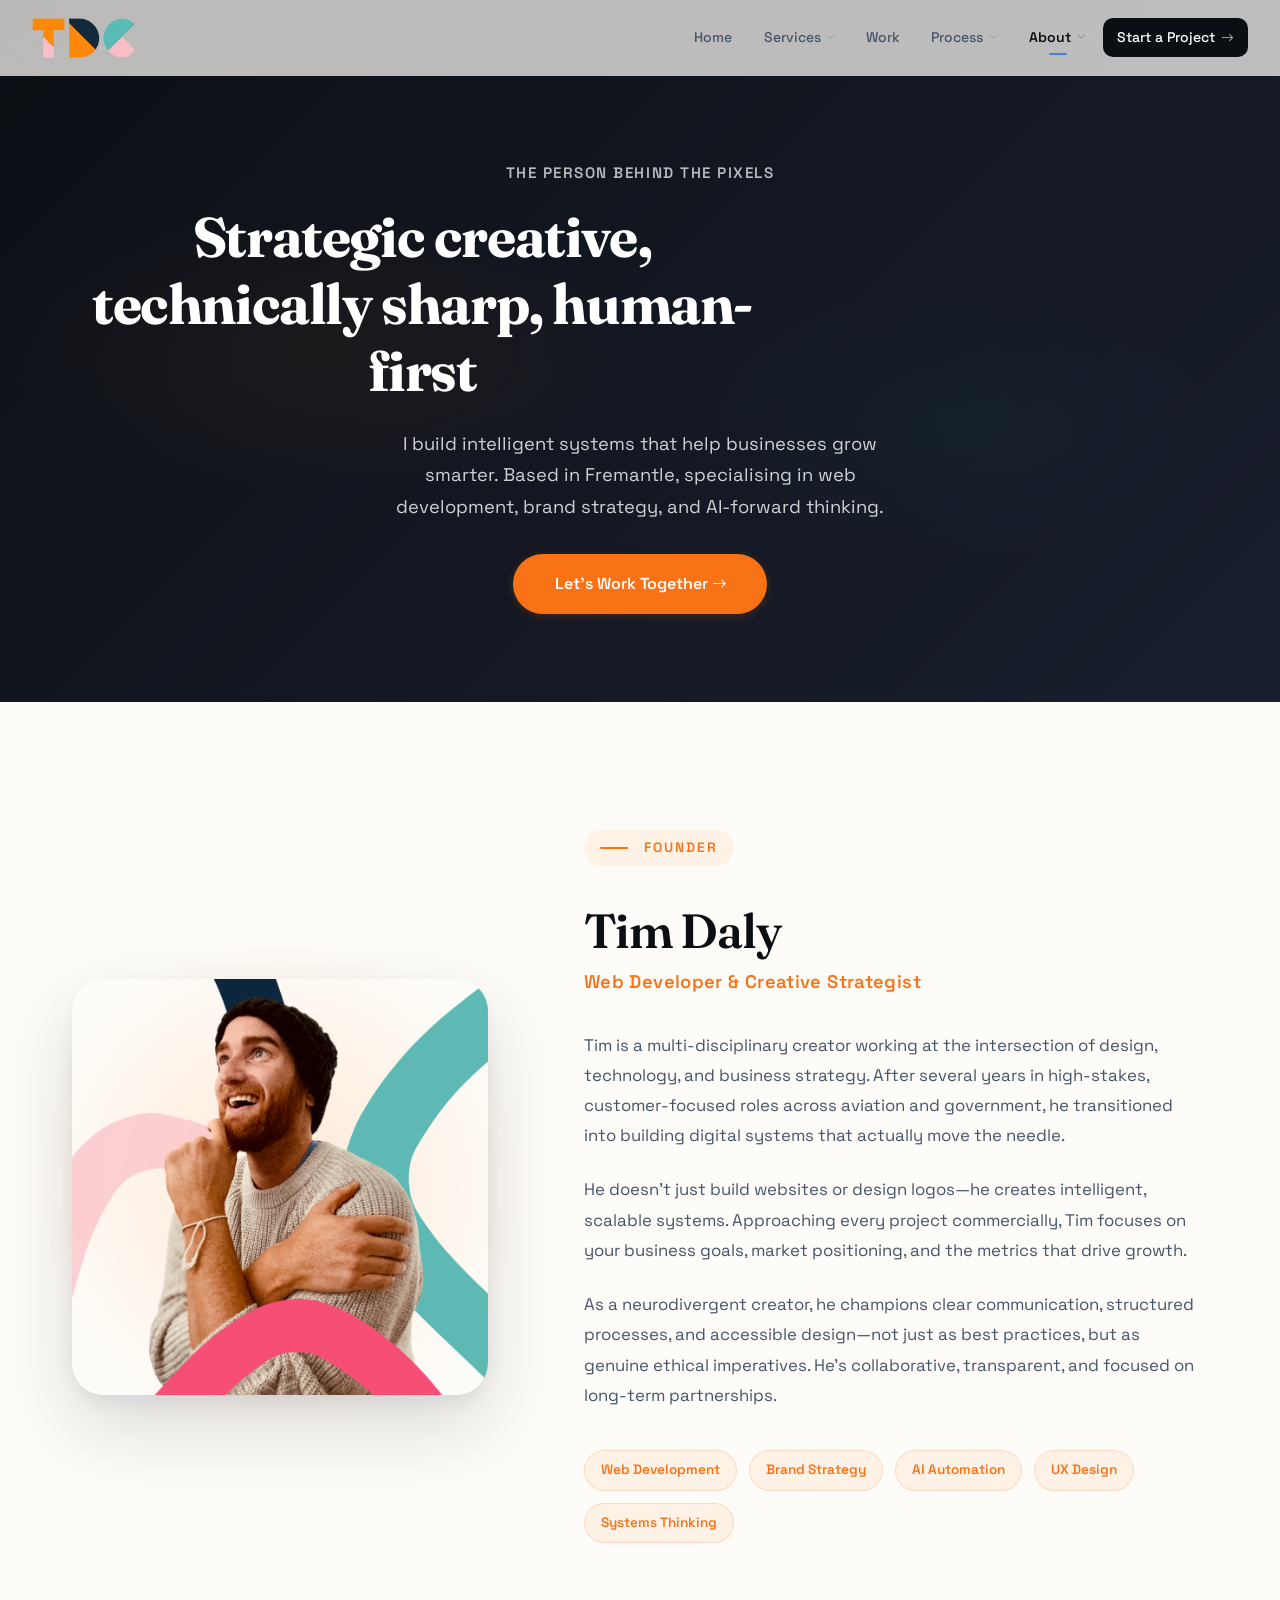
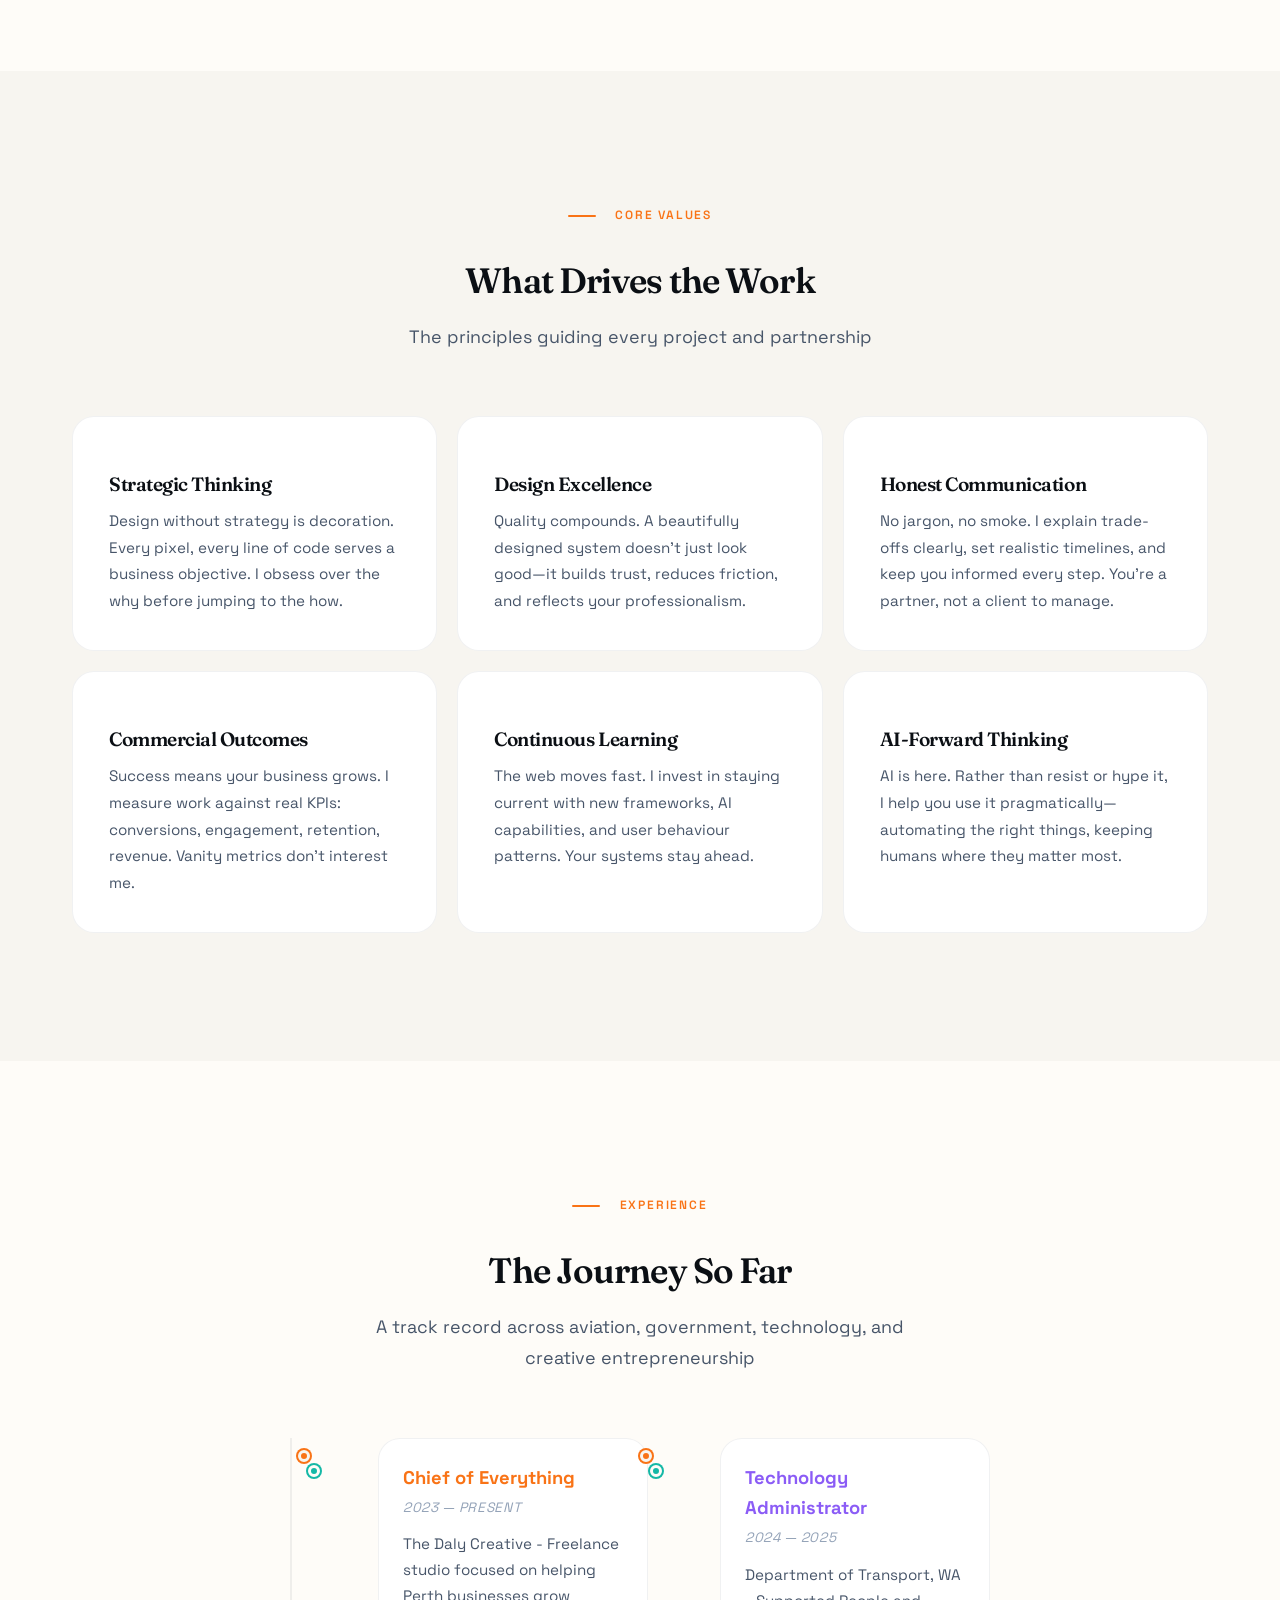
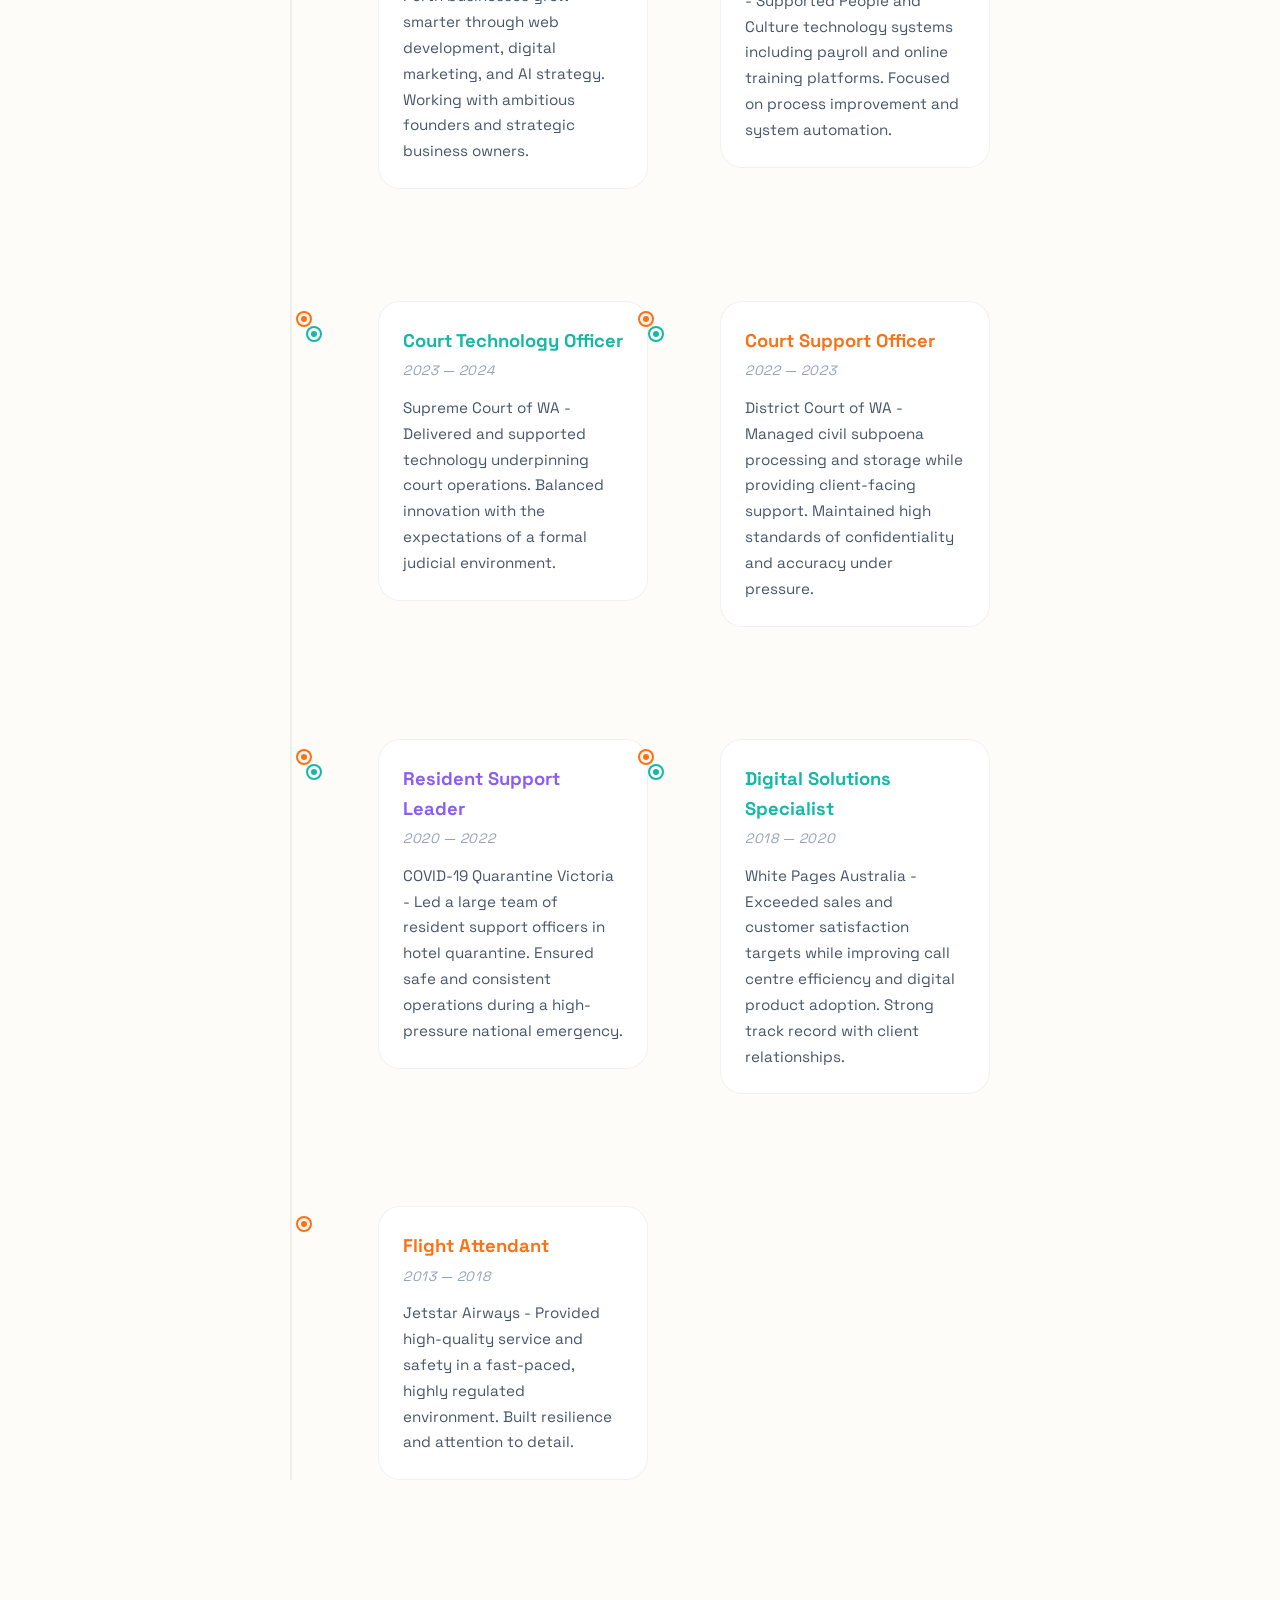
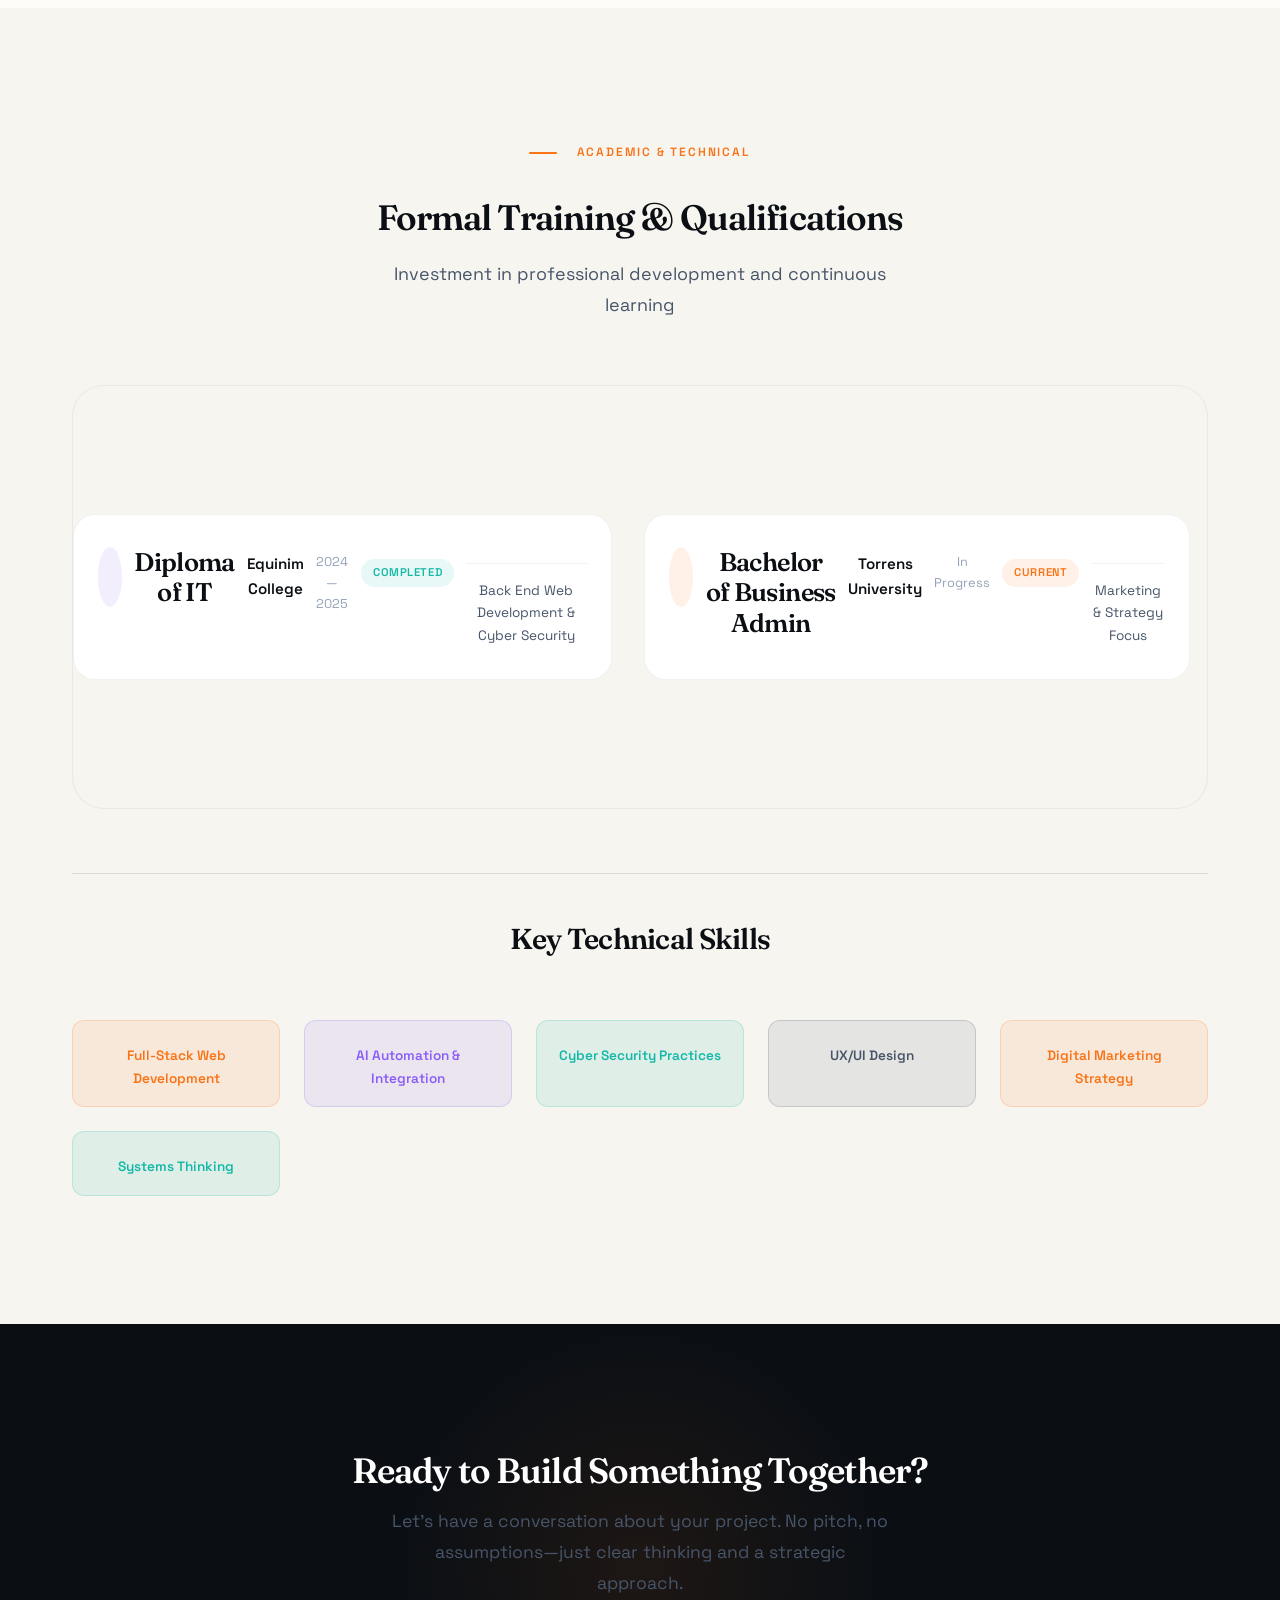
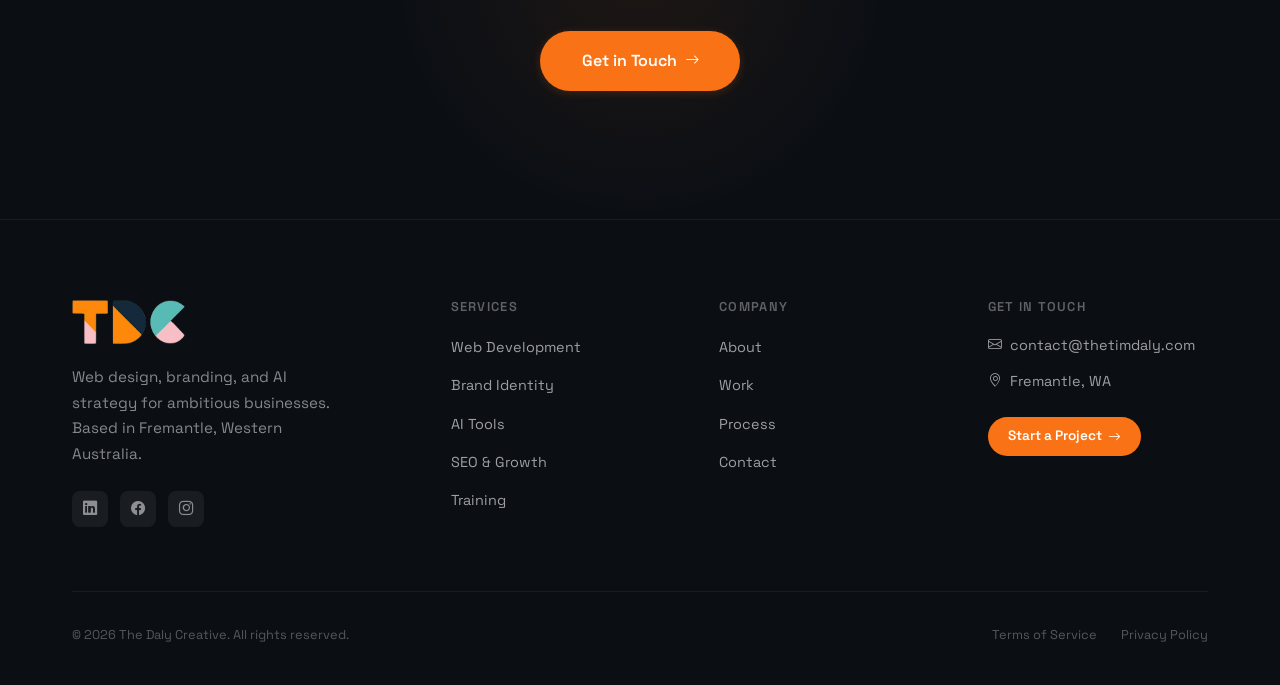
<file: about.html>
<!doctype html>
<html lang="en">

<head>
	<meta charset="UTF-8" />
	<meta name="viewport" content="width=device-width, initial-scale=1.0" />
	<title>About | The Daly Creative</title>
	<meta name="description"
		content="Meet Tim Daly, web developer & creative strategist. Building smart systems for growth through design, technology, and AI." />
	<link rel="icon" type="image/png" href="images/icons/icon-x256.png" />
	<link rel="stylesheet" href="https://cdn.jsdelivr.net/npm/bootstrap-icons@1.11.3/font/bootstrap-icons.min.css" />
	<link rel="stylesheet" href="https://cdn-uicons.flaticon.com/2.6.0/uicons-regular-rounded/css/uicons-regular-rounded.css" />
	<link rel="stylesheet" href="https://cdn-uicons.flaticon.com/2.6.0/uicons-solid-rounded/css/uicons-solid-rounded.css" />
	<link rel="stylesheet" href="styles.css" />
</head>

<body>
	<!-- ===== NAV BAR ===== -->
	<nav>
		<div class="nav-container">
			<a href="index.html" class="logo">
				<img src="images/icons/logo-1300x507.png" alt="The Daly Creative" height="42" />
			</a>

			<input type="checkbox" id="nav-toggle" class="nav-toggle" />
			<label for="nav-toggle" class="nav-toggle-label" aria-label="Toggle navigation">
				<span></span><span></span><span></span>
			</label>

			<ul class="nav-links">
				<li data-color="orange">
					<a href="index.html">Home</a>
				</li>
				<li class="nav-has-dropdown" data-color="teal">
					<a href="services.html">
						Services <i class="bi bi-chevron-down nav-chevron"></i>
					</a>
					<div class="nav-dropdown">
						<div class="nav-dropdown-grid">
							<a href="services.html#web-dev" class="nav-dropdown-card">
								<i class="fi fi-rr-browser nav-dropdown-icon"></i>
								<div><strong>Web Development</strong><span>Fast, beautiful, conversion-ready sites</span></div>
							</a>
							<a href="services.html#brand-identity" class="nav-dropdown-card">
								<i class="fi fi-rr-palette nav-dropdown-icon"></i>
								<div><strong>Brand Identity</strong><span>Logos, guidelines, visual systems</span></div>
							</a>
							<a href="services.html#seo" class="nav-dropdown-card">
								<i class="fi fi-rr-chart-line-up nav-dropdown-icon"></i>
								<div><strong>SEO & Growth</strong><span>Get found, get leads, grow</span></div>
							</a>
							<a href="services.html#ai-strategy" class="nav-dropdown-card">
								<i class="fi fi-rr-brain nav-dropdown-icon"></i>
								<div><strong>AI Strategy</strong><span>Smart automation for real workflows</span></div>
							</a>
							<div class="nav-dropdown-divider"></div>
							<a href="ai-tools.html" class="nav-dropdown-card nav-dropdown-card--dark">
								<i class="fi fi-rr-robot nav-dropdown-icon"></i>
								<div><strong>AI Tools & Automation</strong><span>Custom agents, chatbots, workflow systems</span></div>
							</a>
							<a href="cyber-security.html" class="nav-dropdown-card nav-dropdown-card--maroon">
								<i class="fi fi-rr-shield-check nav-dropdown-icon"></i>
								<div><strong>Cyber Security</strong><span>Protection, audits, and compliance</span></div>
							</a>
						</div>
					</div>
				</li>
				<li data-color="purple"><a href="work.html">Work</a></li>
				<li class="nav-has-dropdown" data-color="amber">
					<a href="process.html">
						Process <i class="bi bi-chevron-down nav-chevron"></i>
					</a>
					<div class="nav-dropdown">
						<div class="nav-dropdown-grid">
							<a href="process.html#discover" class="nav-dropdown-card">
								<i class="fi fi-rr-search nav-dropdown-icon"></i>
								<div><strong>01 Discover</strong><span>Research, goals, and strategy</span></div>
							</a>
							<a href="process.html#design" class="nav-dropdown-card">
								<i class="fi fi-rr-interrogation nav-dropdown-icon"></i>
								<div><strong>02 Design</strong><span>Wireframes, UI, and branding</span></div>
							</a>
							<a href="process.html#build" class="nav-dropdown-card">
								<i class="fi fi-rr-code-simple nav-dropdown-icon"></i>
								<div><strong>03 Build</strong><span>Development and optimization</span></div>
							</a>
							<a href="process.html#launch" class="nav-dropdown-card">
								<i class="fi fi-rr-rocket-lunch nav-dropdown-icon"></i>
								<div><strong>04 Launch</strong><span>Deployment and growth</span></div>
							</a>
						</div>
					</div>
				</li>
				<li class="nav-has-dropdown" data-color="blue">
					<a href="about.html" class="active">
						About <i class="bi bi-chevron-down nav-chevron"></i>
					</a>
					<div class="nav-dropdown">
						<div class="nav-dropdown-grid">
							<a href="#the-founder" class="nav-dropdown-card">
								<i class="fi fi-rr-user nav-dropdown-icon"></i>
								<div><strong>The Founder</strong><span>Meet Tim Daly</span></div>
							</a>
							<a href="about.html#values" class="nav-dropdown-card">
								<i class="fi fi-rr-heart nav-dropdown-icon"></i>
								<div><strong>Values</strong><span>What drives the creative work</span></div>
							</a>
						</div>
					</div>
				</li>
				<li><a href="contact.html" class="nav-cta">Start a Project <i class="bi bi-arrow-right nav-icon"></i></a></li>
			</ul>

			<div class="nav-overlay" onclick="document.getElementById('nav-toggle').checked = false"></div>
		</div>
	</nav>


	<!-- ===== HERO SECTION ===== -->
	<section class="about-hero">
		<div class="container">
			<div class="reveal reveal-delay-1">
				<p style="font-size: 0.95rem; color: rgba(255,255,255,0.7); text-transform: uppercase; letter-spacing: 0.1em; font-weight: 600; margin-bottom: 1rem;">The Person Behind the Pixels</p>
				<h1 style="font-family: 'Fraunces', serif; font-size: 3.5rem; font-weight: 700; color: var(--white); line-height: 1.2; margin-bottom: 1.5rem; max-width: 700px;">
					Strategic creative, technically sharp, human-first
				</h1>
				<p style="font-size: 1.15rem; color: rgba(255,255,255,0.8); line-height: 1.7; max-width: 550px; margin-bottom: 2rem;">
					I build intelligent systems that help businesses grow smarter. Based in Fremantle, specialising in web development, brand strategy, and AI-forward thinking.
				</p>
				<a href="contact.html" class="btn btn--accent btn--lg" style="display: inline-block;">
					Let's Work Together <i class="bi bi-arrow-right"></i>
				</a>
			</div>
		</div>
	</section>

	<!-- ===== MEET TIM SECTION ===== -->
	<section class="meet-founder-section" id="the-founder">
		<div class="container">
			<div class="founder-layout">
				<div class="founder-visual reveal reveal-left">
					<div class="founder-photo-wrapper">
						<img src="images/about/tim-real-960x960.png" alt="Tim Daly" class="founder-photo" />
						<div class="photo-glow"></div>
					</div>
				</div>

				<div class="founder-text reveal reveal-right">
					<div class="section-label section-label--orange"><i class="fi fi-rr-user"></i> Founder</div>
					<h3>Tim Daly</h3>
					<div class="founder-role">Web Developer & Creative Strategist</div>

					<div class="founder-bio">
						<p>
							Tim is a multi-disciplinary creator working at the intersection of design, technology, and business strategy. After several years in high-stakes, customer-focused roles across aviation and government, he transitioned into building digital systems that actually move the needle.
						</p>

						<p>
							He doesn't just build websites or design logos—he creates intelligent, scalable systems. Approaching every project commercially, Tim focuses on your business goals, market positioning, and the metrics that drive growth.
						</p>

						<p>
							As a neurodivergent creator, he champions clear communication, structured processes, and accessible design—not just as best practices, but as genuine ethical imperatives. He's collaborative, transparent, and focused on long-term partnerships.
						</p>
					</div>

					<div class="founder-skills">
						<span class="skill-tag">Web Development</span>
						<span class="skill-tag">Brand Strategy</span>
						<span class="skill-tag">AI Automation</span>
						<span class="skill-tag">UX Design</span>
						<span class="skill-tag">Systems Thinking</span>
					</div>
				</div>
			</div>
		</div>
	</section>

	<!-- ===== CORE VALUES SECTION ===== -->
	<section class="why-grid-section" id="values">
		<div class="container">
			<div class="section-header text-center reveal reveal-delay-1">
				<div class="section-label"><i class="fi fi-rr-bulb"></i> Core Values</div>
				<h2 style="font-family: 'Fraunces', serif; font-size: 2.2rem; margin-top: 1rem;">What Drives the Work</h2>
				<p class="section-intro">The principles guiding every project and partnership</p>
			</div>

			<div class="why-grid" style="margin-top: 3rem;">
				<div class="why-item reveal reveal-delay-1">
					<div class="why-icon" style="background: rgba(249, 115, 22, 0.1); color: var(--orange);">
						<i class="fi fi-rr-brain"></i>
					</div>
					<h3>Strategic Thinking</h3>
					<p>Design without strategy is decoration. Every pixel, every line of code serves a business objective. I obsess over the why before jumping to the how.</p>
				</div>

				<div class="why-item reveal reveal-delay-2">
					<div class="why-icon" style="background: rgba(20, 184, 166, 0.1); color: var(--teal);">
						<i class="fi fi-rr-sparkles"></i>
					</div>
					<h3>Design Excellence</h3>
					<p>Quality compounds. A beautifully designed system doesn't just look good—it builds trust, reduces friction, and reflects your professionalism.</p>
				</div>

				<div class="why-item reveal reveal-delay-3">
					<div class="why-icon" style="background: rgba(139, 92, 246, 0.1); color: var(--purple);">
						<i class="fi fi-rr-comment"></i>
					</div>
					<h3>Honest Communication</h3>
					<p>No jargon, no smoke. I explain trade-offs clearly, set realistic timelines, and keep you informed every step. You're a partner, not a client to manage.</p>
				</div>

				<div class="why-item reveal reveal-delay-4">
					<div class="why-icon" style="background: rgba(71, 85, 105, 0.1); color: var(--slate);">
						<i class="fi fi-rr-chart-line-up"></i>
					</div>
					<h3>Commercial Outcomes</h3>
					<p>Success means your business grows. I measure work against real KPIs: conversions, engagement, retention, revenue. Vanity metrics don't interest me.</p>
				</div>

				<div class="why-item reveal reveal-delay-5">
					<div class="why-icon" style="background: rgba(249, 115, 22, 0.1); color: var(--orange);">
						<i class="fi fi-rr-book-open"></i>
					</div>
					<h3>Continuous Learning</h3>
					<p>The web moves fast. I invest in staying current with new frameworks, AI capabilities, and user behaviour patterns. Your systems stay ahead.</p>
				</div>

				<div class="why-item reveal reveal-delay-6">
					<div class="why-icon" style="background: rgba(139, 92, 246, 0.1); color: var(--purple);">
						<i class="fi fi-rr-wand-magic-spark"></i>
					</div>
					<h3>AI-Forward Thinking</h3>
					<p>AI is here. Rather than resist or hype it, I help you use it pragmatically—automating the right things, keeping humans where they matter most.</p>
				</div>
			</div>
		</div>
	</section>

	<!-- ===== EXPERIENCE SECTION ===== -->
	<section class="cv-section" id="experience">
		<div class="container">
			<div class="section-header text-center reveal reveal-delay-1">
				<div class="section-label"><i class="fi fi-rr-briefcase"></i> Experience</div>
				<h2 style="font-family: 'Fraunces', serif; font-size: 2.2rem; margin-top: 1rem;">The Journey So Far</h2>
				<p class="section-intro">A track record across aviation, government, technology, and creative entrepreneurship</p>
			</div>

			<div class="cv-timeline" style="margin-top: 3rem;">
				<div class="cv-item reveal reveal-delay-1">
					<div class="cv-line-connector"></div>
					<div class="cv-content">
						<div class="cv-company" style="color: var(--orange);">Chief of Everything</div>
						<div class="cv-date">2023 — Present</div>
						<div class="cv-description">
							The Daly Creative - Freelance studio focused on helping Perth businesses grow smarter through web development, digital marketing, and AI strategy. Working with ambitious founders and strategic business owners.
						</div>
					</div>
				</div>

				<div class="cv-item reveal reveal-delay-2">
					<div class="cv-line-connector"></div>
					<div class="cv-content">
						<div class="cv-company" style="color: var(--purple);">Technology Administrator</div>
						<div class="cv-date">2024 — 2025</div>
						<div class="cv-description">
							Department of Transport, WA - Supported People and Culture technology systems including payroll and online training platforms. Focused on process improvement and system automation.
						</div>
					</div>
				</div>

				<div class="cv-item reveal reveal-delay-3">
					<div class="cv-line-connector"></div>
					<div class="cv-content">
						<div class="cv-company" style="color: var(--teal);">Court Technology Officer</div>
						<div class="cv-date">2023 — 2024</div>
						<div class="cv-description">
							Supreme Court of WA - Delivered and supported technology underpinning court operations. Balanced innovation with the expectations of a formal judicial environment.
						</div>
					</div>
				</div>

				<div class="cv-item reveal reveal-delay-4">
					<div class="cv-line-connector"></div>
					<div class="cv-content">
						<div class="cv-company" style="color: var(--orange);">Court Support Officer</div>
						<div class="cv-date">2022 — 2023</div>
						<div class="cv-description">
							District Court of WA - Managed civil subpoena processing and storage while providing client-facing support. Maintained high standards of confidentiality and accuracy under pressure.
						</div>
					</div>
				</div>

				<div class="cv-item reveal reveal-delay-5">
					<div class="cv-line-connector"></div>
					<div class="cv-content">
						<div class="cv-company" style="color: var(--purple);">Resident Support Leader</div>
						<div class="cv-date">2020 — 2022</div>
						<div class="cv-description">
							COVID-19 Quarantine Victoria - Led a large team of resident support officers in hotel quarantine. Ensured safe and consistent operations during a high-pressure national emergency.
						</div>
					</div>
				</div>

				<div class="cv-item reveal reveal-delay-6">
					<div class="cv-line-connector"></div>
					<div class="cv-content">
						<div class="cv-company" style="color: var(--teal);">Digital Solutions Specialist</div>
						<div class="cv-date">2018 — 2020</div>
						<div class="cv-description">
							White Pages Australia - Exceeded sales and customer satisfaction targets while improving call centre efficiency and digital product adoption. Strong track record with client relationships.
						</div>
					</div>
				</div>

				<div class="cv-item reveal reveal-delay-1">
					<div class="cv-line-connector"></div>
					<div class="cv-content">
						<div class="cv-company" style="color: var(--orange);">Flight Attendant</div>
						<div class="cv-date">2013 — 2018</div>
						<div class="cv-description">
							Jetstar Airways - Provided high-quality service and safety in a fast-paced, highly regulated environment. Built resilience and attention to detail.
						</div>
					</div>
				</div>
			</div>
		</div>
	</section>

	<!-- ===== CREDENTIALS SECTION ===== -->
	<section class="cv-section" style="background: var(--sand);" id="credentials">
		<div class="container">
			<div class="section-header text-center reveal reveal-delay-1">
				<div class="section-label"><i class="fi fi-rr-graduation-cap"></i> Academic & Technical</div>
				<h2 style="font-family: 'Fraunces', serif; font-size: 2.2rem; margin-top: 1rem;">Formal Training & Qualifications</h2>
				<p class="section-intro">Investment in professional development and continuous learning</p>
			</div>

			<div class="cv-credentials" style="margin-top: 3rem;">
				<div class="credentials-grid">
					<div class="credential-badge reveal reveal-delay-1">
						<div class="credential-icon" style="background: rgba(139, 92, 246, 0.1); color: var(--purple);">
							<i class="fi fi-rr-laptop"></i>
						</div>
						<h3>Diploma of IT</h3>
						<p class="credential-detail">Equinim College</p>
						<p class="credential-date">2024 — 2025</p>
						<span class="credential-status" style="background: rgba(20, 184, 166, 0.1); color: var(--teal);">Completed</span>
						<p class="credential-focus">Back End Web Development & Cyber Security</p>
					</div>

					<div class="credential-badge reveal reveal-delay-2">
						<div class="credential-icon" style="background: rgba(249, 115, 22, 0.1); color: var(--orange);">
							<i class="fi fi-rr-chart-line-up"></i>
						</div>
						<h3>Bachelor of Business Admin</h3>
						<p class="credential-detail">Torrens University</p>
						<p class="credential-date">In Progress</p>
						<span class="credential-status" style="background: rgba(249, 115, 22, 0.1); color: var(--orange);">Current</span>
						<p class="credential-focus">Marketing & Strategy Focus</p>
					</div>

					<div class="credential-badge reveal reveal-delay-3">
						<div class="credential-icon" style="background: rgba(20, 184, 166, 0.1); color: var(--teal);">
							<i class="fi fi-rr-code"></i>
						</div>
						<h3>Web Development</h3>
						<p class="credential-detail">Industry Training</p>
						<p class="credential-date">2024 — 2025</p>
						<span class="credential-status" style="background: rgba(20, 184, 166, 0.1); color: var(--teal);">Completed</span>
						<p class="credential-focus">Full-Stack HTML, CSS, JavaScript, Web Standards</p>
					</div>

					<div class="credential-badge reveal reveal-delay-4">
						<div class="credential-icon" style="background: rgba(71, 85, 105, 0.1); color: var(--slate);">
							<i class="fi fi-rr-shield-check"></i>
						</div>
						<h3>Cyber Security Foundations</h3>
						<p class="credential-detail">Industry Certification</p>
						<p class="credential-date">2024 — 2025</p>
						<span class="credential-status" style="background: rgba(139, 92, 246, 0.1); color: var(--purple);">Completed</span>
						<p class="credential-focus">Security Principles & Best Practices</p>
					</div>
				</div>
			</div>

			<div style="margin-top: 4rem; border-top: 1px solid rgba(0,0,0,0.1); padding-top: 3rem;">
				<div class="section-header text-center reveal reveal-delay-1">
					<h3 style="font-family: 'Fraunces', serif; font-size: 1.8rem;">Key Technical Skills</h3>
				</div>

				<div style="display: grid; grid-template-columns: repeat(auto-fit, minmax(200px, 1fr)); gap: 1.5rem; margin-top: 2rem;">
					<div class="skill-tag" style="background: rgba(249, 115, 22, 0.1); color: var(--orange); padding: 1rem; border-radius: 12px; text-align: center; border: 1px solid rgba(249, 115, 22, 0.2);">
						<i class="fi fi-rr-code" style="font-size: 1.5rem; display: block; margin-bottom: 0.5rem;"></i>
						Full-Stack Web Development
					</div>

					<div class="skill-tag" style="background: rgba(139, 92, 246, 0.1); color: var(--purple); padding: 1rem; border-radius: 12px; text-align: center; border: 1px solid rgba(139, 92, 246, 0.2);">
						<i class="fi fi-rr-wand-magic-spark" style="font-size: 1.5rem; display: block; margin-bottom: 0.5rem;"></i>
						AI Automation & Integration
					</div>

					<div class="skill-tag" style="background: rgba(20, 184, 166, 0.1); color: var(--teal); padding: 1rem; border-radius: 12px; text-align: center; border: 1px solid rgba(20, 184, 166, 0.2);">
						<i class="fi fi-rr-shield-check" style="font-size: 1.5rem; display: block; margin-bottom: 0.5rem;"></i>
						Cyber Security Practices
					</div>

					<div class="skill-tag" style="background: rgba(71, 85, 105, 0.1); color: var(--slate); padding: 1rem; border-radius: 12px; text-align: center; border: 1px solid rgba(71, 85, 105, 0.2);">
						<i class="fi fi-rr-paint-brush" style="font-size: 1.5rem; display: block; margin-bottom: 0.5rem;"></i>
						UX/UI Design
					</div>

					<div class="skill-tag" style="background: rgba(249, 115, 22, 0.1); color: var(--orange); padding: 1rem; border-radius: 12px; text-align: center; border: 1px solid rgba(249, 115, 22, 0.2);">
						<i class="fi fi-rr-chart-line-up" style="font-size: 1.5rem; display: block; margin-bottom: 0.5rem;"></i>
						Digital Marketing Strategy
					</div>

					<div class="skill-tag" style="background: rgba(20, 184, 166, 0.1); color: var(--teal); padding: 1rem; border-radius: 12px; text-align: center; border: 1px solid rgba(20, 184, 166, 0.2);">
						<i class="fi fi-rr-book-open" style="font-size: 1.5rem; display: block; margin-bottom: 0.5rem;"></i>
						Systems Thinking
					</div>
				</div>
			</div>
		</div>
	</section>

	<!-- ===== CTA SECTION ===== -->
	<section class="cta-section">
		<div class="container">
			<div class="text-center reveal reveal-delay-1">
				<h2 style="font-family: 'Fraunces', serif; font-size: 2.2rem; margin-bottom: 1rem;">Ready to Build Something Together?</h2>
				<p style="font-size: 1.1rem; color: var(--slate); margin-bottom: 2rem; max-width: 500px; margin-left: auto; margin-right: auto;">
					Let's have a conversation about your project. No pitch, no assumptions—just clear thinking and a strategic approach.
				</p>
				<a href="contact.html" class="btn btn--accent btn--lg">
					Get in Touch <i class="bi bi-arrow-right"></i>
				</a>
			</div>
		</div>
	</section>

	<!-- ===== FOOTER ===== -->
	<footer class="site-footer">
		<div class="container">
			<div class="footer-grid">
				<!-- Brand Column -->
				<div class="footer-brand">
					<a href="index.html">
						<img src="images/icons/logo-1300x507.png" alt="The Daly Creative" style="height: 44px; width: auto; margin-bottom: 1.25rem;" />
					</a>
					<p>
						Web design, branding, and AI strategy for ambitious businesses.
						Based in Fremantle, Western Australia.
					</p>
					<div class="footer-socials">
						<a href="https://www.linkedin.com/in/thetimdaly/" target="_blank" rel="noopener noreferrer"
							class="footer-social-link" aria-label="LinkedIn">
							<i class="bi bi-linkedin"></i>
						</a>
						<a href="https://www.facebook.com/thedalycreative/" target="_blank" rel="noopener noreferrer"
							class="footer-social-link" aria-label="Facebook">
							<i class="bi bi-facebook"></i>
						</a>
						<a href="https://www.instagram.com/thedalycreative/" target="_blank" rel="noopener noreferrer"
							class="footer-social-link" aria-label="Instagram">
							<i class="bi bi-instagram"></i>
						</a>
					</div>
				</div>

				<!-- Services Column -->
				<div>
					<h4 class="footer-heading">Services</h4>
					<ul class="footer-links">
						<li><a href="services.html#web-dev">Web Development</a></li>
						<li><a href="services.html#brand-identity">Brand Identity</a></li>
						<li><a href="ai-tools.html">AI Tools</a></li>
						<li><a href="services.html#seo">SEO & Growth</a></li>
						<li><a href="services.html#training">Training</a></li>
					</ul>
				</div>

				<!-- Company Column -->
				<div>
					<h4 class="footer-heading">Company</h4>
					<ul class="footer-links">
						<li><a href="about.html">About</a></li>
						<li><a href="work.html">Work</a></li>
						<li><a href="process.html">Process</a></li>
						<li><a href="contact.html">Contact</a></li>
					</ul>
				</div>

				<!-- Get in Touch Column -->
				<div>
					<h4 class="footer-heading">Get in Touch</h4>
					<ul class="footer-links">
						<li>
							<a href="mailto:contact@thetimdaly.com" class="footer-contact-item">
								<i class="bi bi-envelope"></i> contact@thetimdaly.com
							</a>
						</li>
						<li>
							<span class="footer-contact-item">
								<i class="bi bi-geo-alt"></i> Fremantle, WA
							</span>
						</li>
					</ul>
					<a href="contact.html" class="footer-cta">
						Start a Project <i class="bi bi-arrow-right"></i>
					</a>
				</div>
			</div>

			<div class="footer-bottom">
				<p class="footer-copyright">&copy; 2026 The Daly Creative. All rights reserved.</p>
				<div class="footer-legal">
					<a href="terms.html">Terms of Service</a>
					<a href="privacy.html">Privacy Policy</a>
				</div>
			</div>
		</div>
	</footer>

	<!-- ===== SCRIPTS ===== -->
	<script>
		// Navbar scroll
		const nav = document.querySelector("nav");
		window.addEventListener("scroll", () => {
			nav.classList.toggle("nav--scrolled", window.scrollY > 40);
		}, { passive: true });

		// Scroll reveal
		const revealObserver = new IntersectionObserver((entries) => {
			entries.forEach(entry => {
				if (entry.isIntersecting) {
					entry.target.classList.add("visible");
					revealObserver.unobserve(entry.target);
				}
			});
		}, { threshold: 0.08, rootMargin: "0px 0px -60px 0px" });
		document.querySelectorAll(".reveal, .reveal-scale, .reveal-left, .reveal-right").forEach(el => revealObserver.observe(el));

		// Mobile nav close
		document.querySelectorAll(".nav-links a").forEach(link => {
			link.addEventListener("click", () => { document.getElementById("nav-toggle").checked = false; });
		});

		// Smooth anchor scroll
		document.querySelectorAll('a[href^="#"]').forEach(anchor => {
			anchor.addEventListener("click", function(e) {
				const target = document.querySelector(this.getAttribute("href"));
				if (target) { e.preventDefault(); target.scrollIntoView({ behavior: "smooth" }); }
			});
		});

		// Magnetic button effect
		if (window.matchMedia("(min-width: 768px) and (hover: hover)").matches) {
			document.querySelectorAll(".btn--accent, .nav-cta, .footer-cta").forEach(btn => {
				btn.addEventListener("mousemove", function(e) {
					const rect = this.getBoundingClientRect();
					const x = e.clientX - rect.left - rect.width / 2;
					const y = e.clientY - rect.top - rect.height / 2;
					this.style.transform = `translateY(-3px) translate(${x * 0.12}px, ${y * 0.12}px)`;
				});
				btn.addEventListener("mouseleave", function() {
					this.style.transform = "";
				});
			});
		}
	</script>
</body>

</html>
</file>
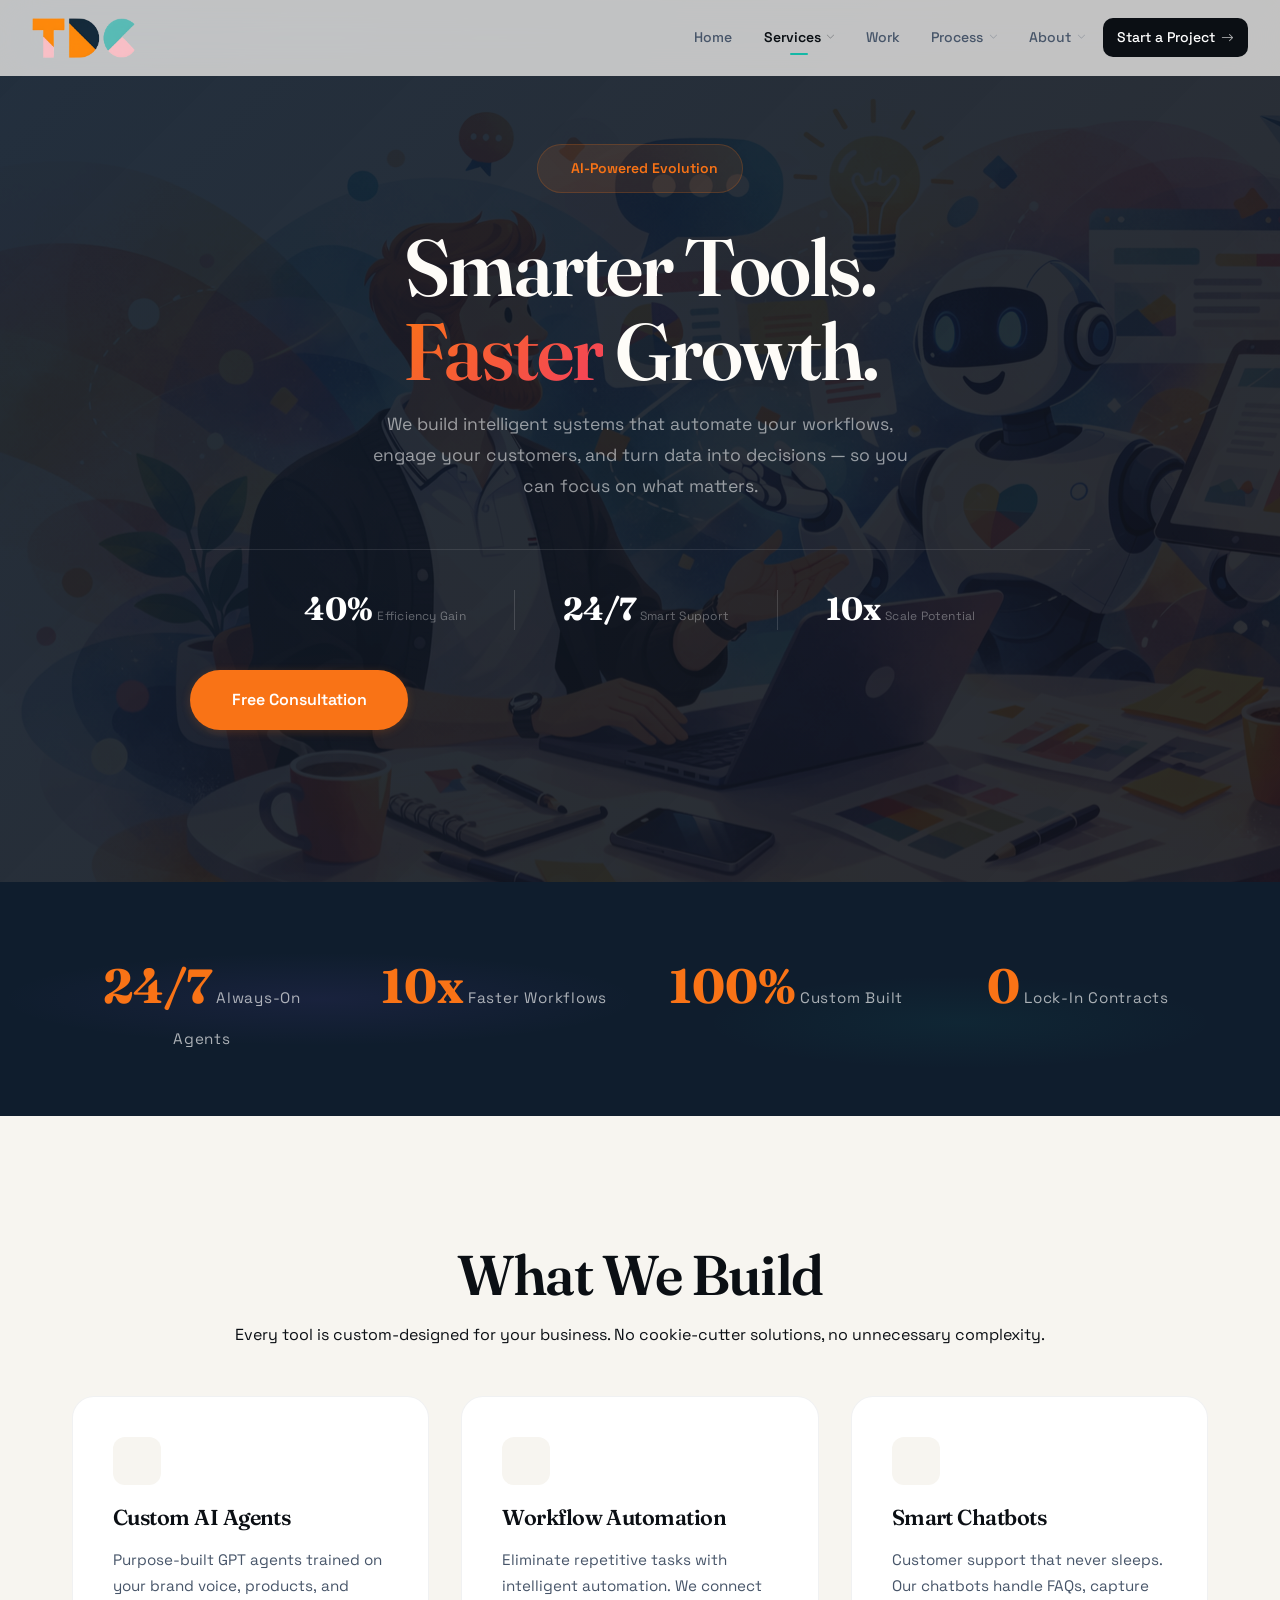
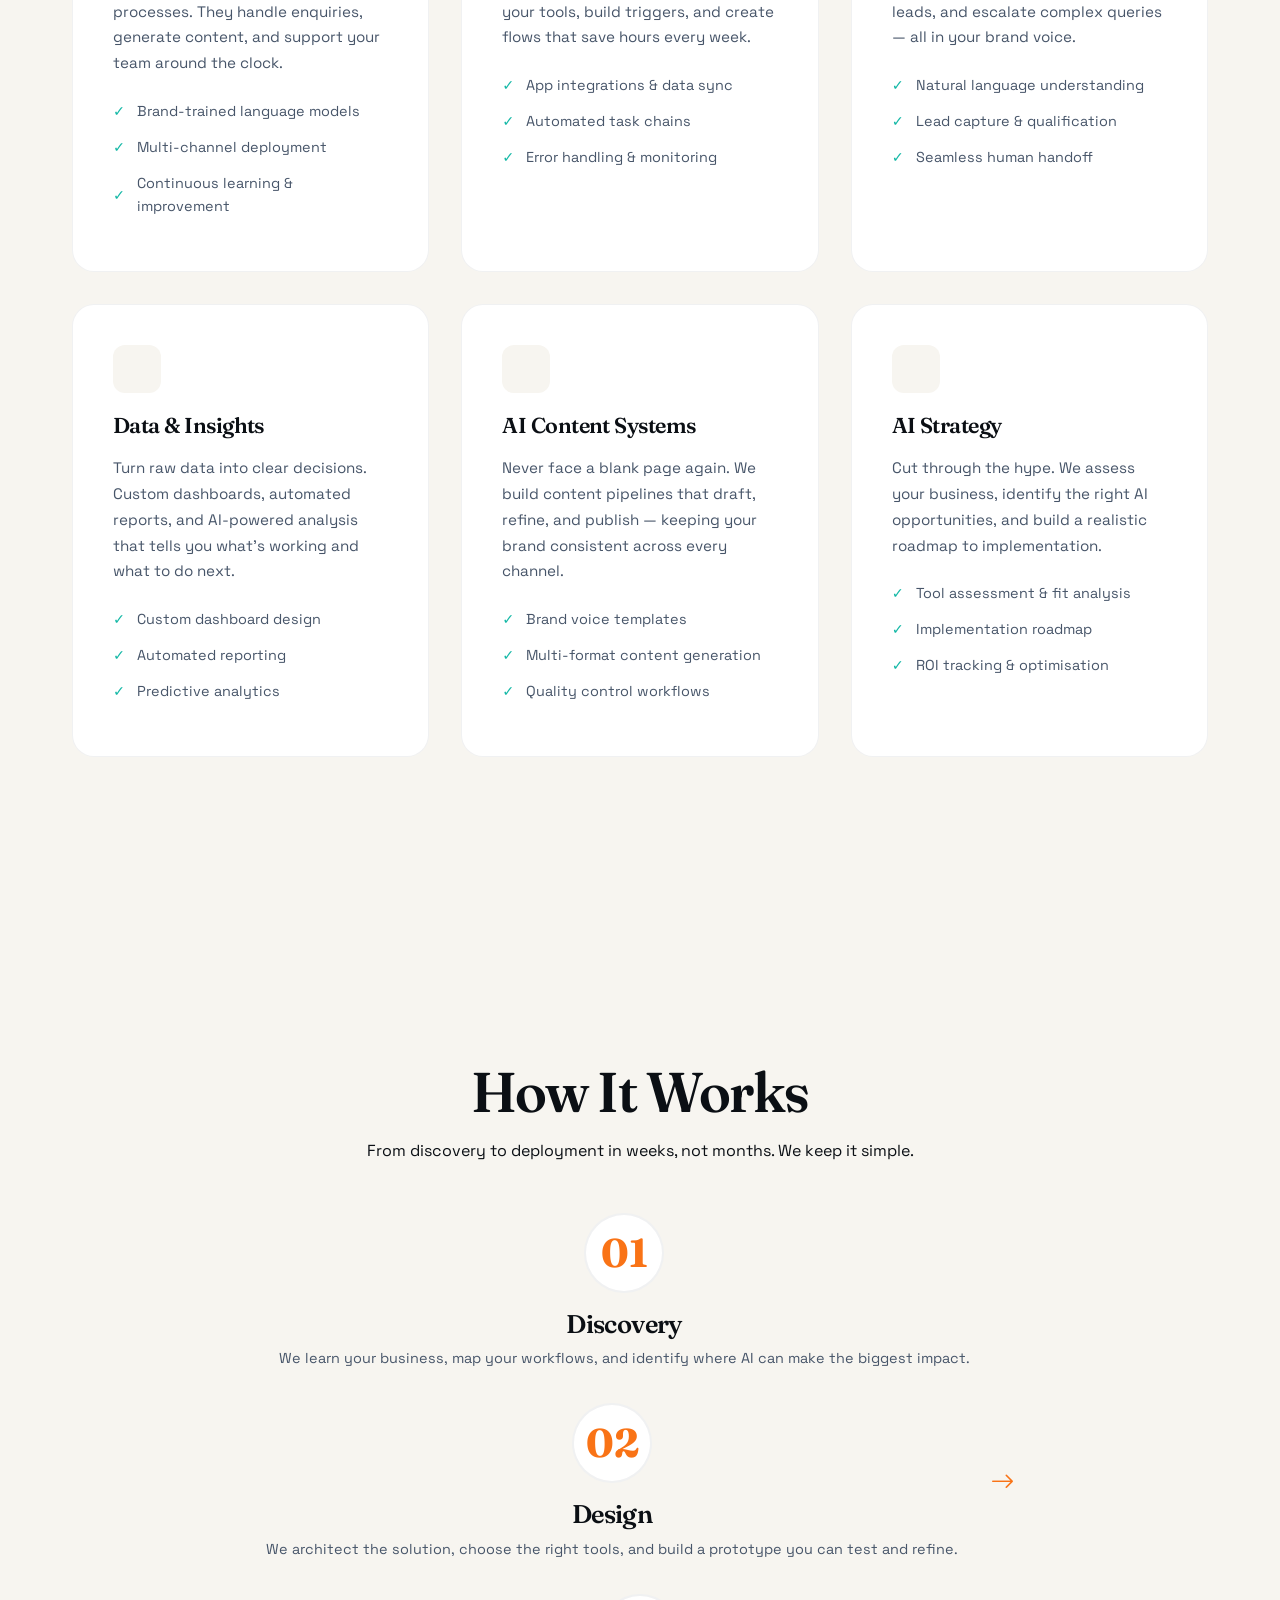
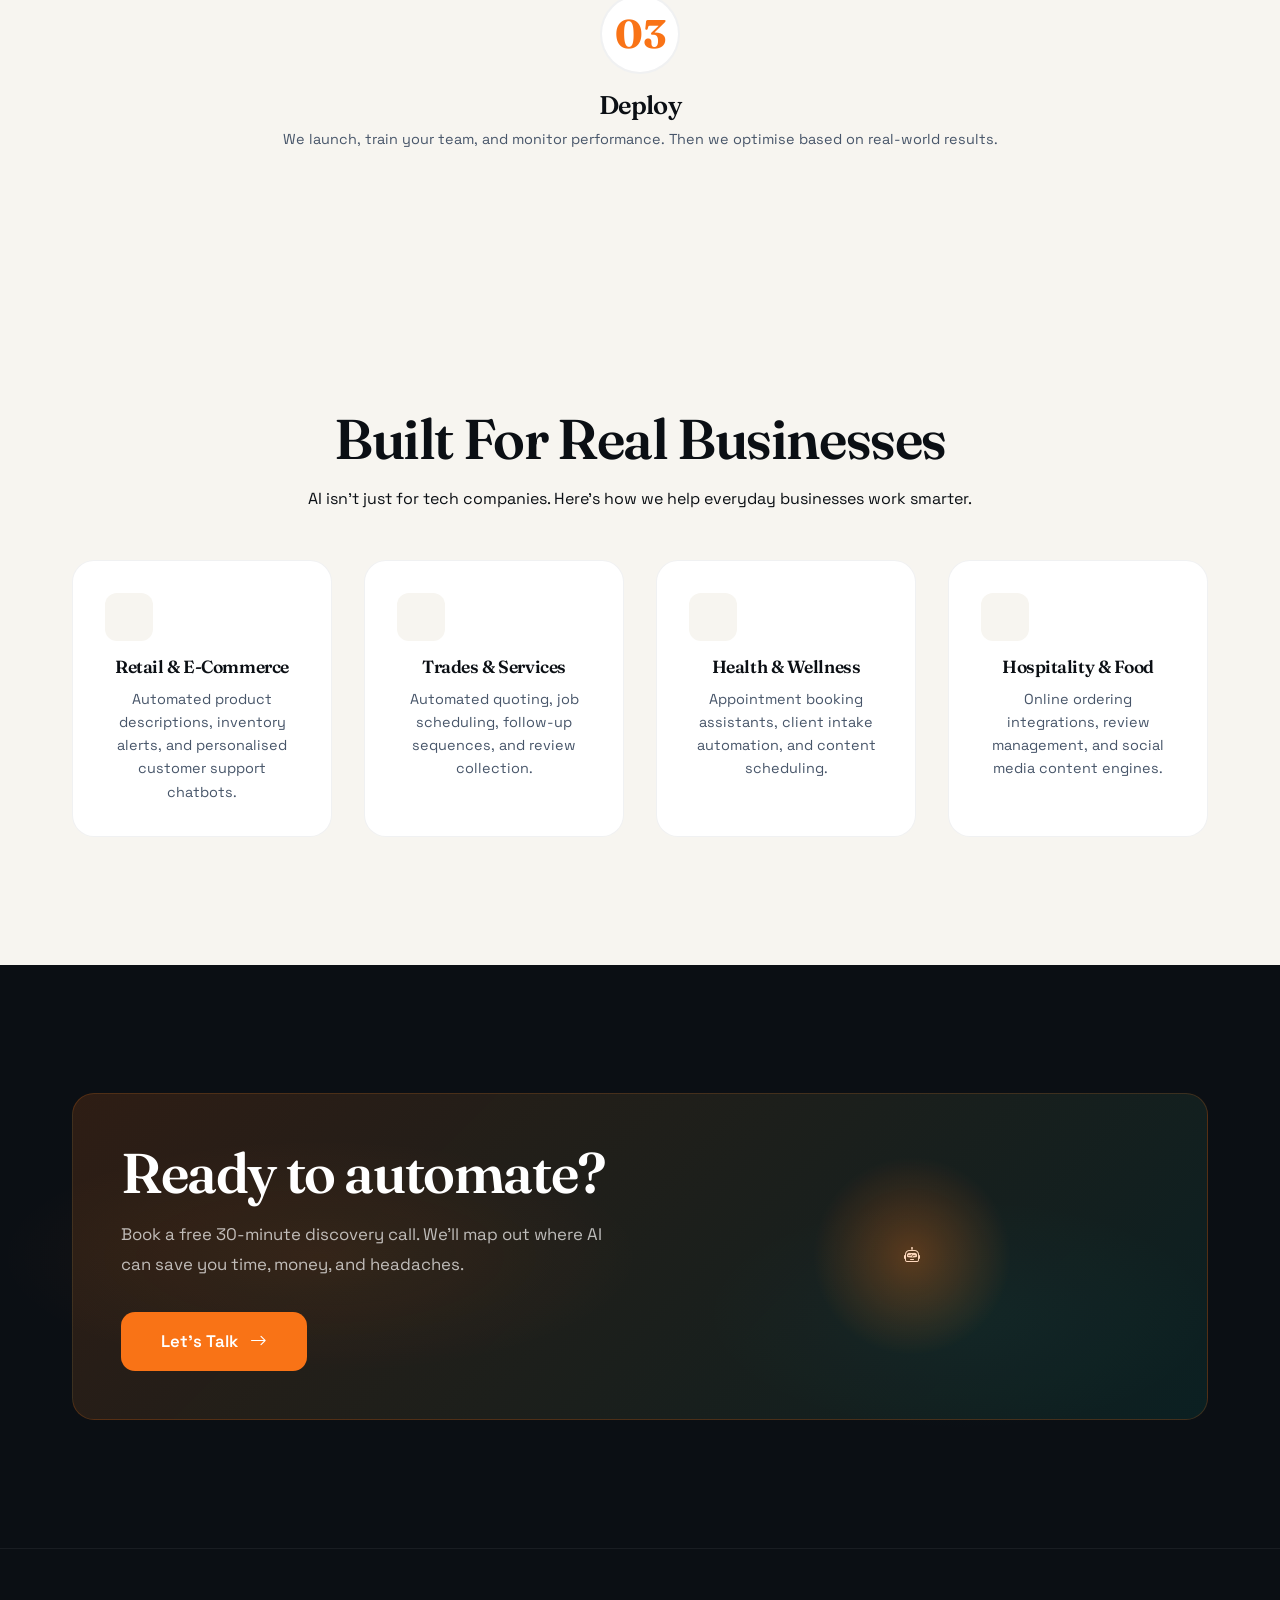
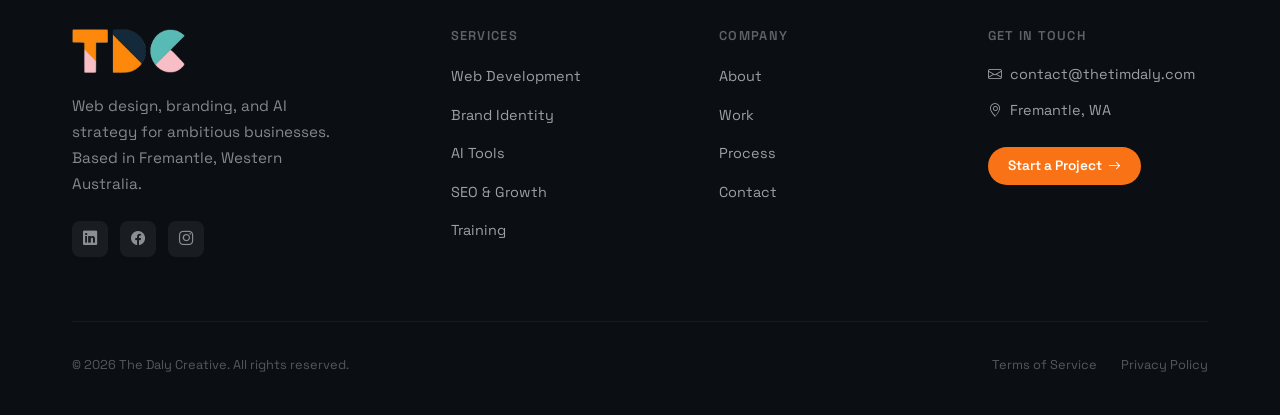
<file: ai-tools.html>
<!doctype html>
<html lang="en">

<head>
	<!--===== HEAD TAGS =====-->
	<meta charset="UTF-8" />
	<meta name="viewport" content="width=device-width, initial-scale=1.0" />
	<!--Page Title-->
	<title>AI Tools | The Daly Creative</title>
	<!--Description-->
	<meta name="description"
		content="AI-powered tools, automation, and intelligent agents built to streamline your business. Custom GPT agents, workflow automation, smart chatbots, and more." />
	<!--Favicon-->
	<link rel="icon" type="image/png" href="images/icons/icon-x256.png" />
	<!--Bootstrap Icons-->
	<link rel="stylesheet" href="https://cdn.jsdelivr.net/npm/bootstrap-icons@1.11.3/font/bootstrap-icons.min.css" />
	<!-- Flaticon UICONS -->
	<link rel="stylesheet"
		href="https://cdn-uicons.flaticon.com/2.6.0/uicons-regular-rounded/css/uicons-regular-rounded.css" />
	<link rel="stylesheet"
		href="https://cdn-uicons.flaticon.com/2.6.0/uicons-solid-rounded/css/uicons-solid-rounded.css" />
	<!-- AOS Animate on Scroll -->
	<link rel="stylesheet" href="https://cdn.jsdelivr.net/npm/aos@2.3.4/dist/aos.css" />
	<!--Main Stylesheet-->
	<link rel="stylesheet" href="styles.css" />
</head>

<body>
	<!-- ===== NAV BAR ===== -->
	<nav>
		<div class="nav-container">
			<a href="index.html" class="logo">
				<img src="images/icons/logo-1300x507.png" alt="The Daly Creative" height="42" />
			</a>

			<input type="checkbox" id="nav-toggle" class="nav-toggle" />
			<label for="nav-toggle" class="nav-toggle-label" aria-label="Toggle navigation">
				<span></span><span></span><span></span>
			</label>

			<ul class="nav-links">
				<li data-color="orange">
					<a href="index.html">Home</a>
				</li>
				<li class="nav-has-dropdown" data-color="teal">
					<a href="services.html" class="active">
						Services <i class="bi bi-chevron-down nav-chevron"></i>
					</a>
					<div class="nav-dropdown">
						<div class="nav-dropdown-grid">
							<a href="services.html#web-dev" class="nav-dropdown-card">
								<i class="fi fi-rr-browser nav-dropdown-icon"></i>
								<div><strong>Web Development</strong><span>Fast, beautiful, conversion-ready sites</span></div>
							</a>
							<a href="services.html#brand-identity" class="nav-dropdown-card">
								<i class="fi fi-rr-palette nav-dropdown-icon"></i>
								<div><strong>Brand Identity</strong><span>Logos, guidelines, visual systems</span></div>
							</a>
							<a href="services.html#seo" class="nav-dropdown-card">
								<i class="fi fi-rr-chart-line-up nav-dropdown-icon"></i>
								<div><strong>SEO & Growth</strong><span>Get found, get leads, grow</span></div>
							</a>
							<a href="services.html#ai-strategy" class="nav-dropdown-card">
								<i class="fi fi-rr-brain nav-dropdown-icon"></i>
								<div><strong>AI Strategy</strong><span>Smart automation for real workflows</span></div>
							</a>
							<div class="nav-dropdown-divider"></div>
							<a href="ai-tools.html" class="nav-dropdown-card nav-dropdown-card--dark">
								<i class="fi fi-rr-robot nav-dropdown-icon"></i>
								<div><strong>AI Tools & Automation</strong><span>Custom agents, chatbots, workflow systems</span></div>
							</a>
							<a href="cyber-security.html" class="nav-dropdown-card nav-dropdown-card--maroon">
								<i class="fi fi-rr-shield-check nav-dropdown-icon"></i>
								<div><strong>Cyber Security</strong><span>Protection, audits, and compliance</span></div>
							</a>
						</div>
					</div>
				</li>
				<li data-color="purple"><a href="work.html">Work</a></li>
				<li class="nav-has-dropdown" data-color="amber">
					<a href="process.html">
						Process <i class="bi bi-chevron-down nav-chevron"></i>
					</a>
					<div class="nav-dropdown">
						<div class="nav-dropdown-grid">
							<a href="process.html#discover" class="nav-dropdown-card">
								<i class="fi fi-rr-search nav-dropdown-icon"></i>
								<div><strong>01 Discover</strong><span>Research, goals, and strategy</span></div>
							</a>
							<a href="process.html#design" class="nav-dropdown-card">
								<i class="fi fi-rr-interrogation nav-dropdown-icon"></i>
								<div><strong>02 Design</strong><span>Wireframes, UI, and branding</span></div>
							</a>
							<a href="process.html#build" class="nav-dropdown-card">
								<i class="fi fi-rr-code-simple nav-dropdown-icon"></i>
								<div><strong>03 Build</strong><span>Development and optimization</span></div>
							</a>
							<a href="process.html#launch" class="nav-dropdown-card">
								<i class="fi fi-rr-rocket-lunch nav-dropdown-icon"></i>
								<div><strong>04 Launch</strong><span>Deployment and growth</span></div>
							</a>
						</div>
					</div>
				</li>
				<li class="nav-has-dropdown" data-color="blue">
					<a href="about.html">
						About <i class="bi bi-chevron-down nav-chevron"></i>
					</a>
					<div class="nav-dropdown">
						<div class="nav-dropdown-grid">
							<a href="about.html#the-founder" class="nav-dropdown-card">
								<i class="fi fi-rr-user nav-dropdown-icon"></i>
								<div><strong>The Founder</strong><span>Meet Tim Daly</span></div>
							</a>
							<a href="about.html#values" class="nav-dropdown-card">
								<i class="fi fi-rr-heart nav-dropdown-icon"></i>
								<div><strong>Values</strong><span>What drives the creative work</span></div>
							</a>
						</div>
					</div>
				</li>
				<li><a href="contact.html" class="nav-cta">Start a Project <i class="bi bi-arrow-right nav-icon"></i></a></li>
			</ul>

			<div class="nav-overlay" onclick="document.getElementById('nav-toggle').checked = false"></div>
		</div>
	</nav>


	<!-- ===== AI HERO SECTION ===== -->
	<section class="services-hero ai-page-hero">
		<div class="services-hero-bg"
			style="background-image: linear-gradient(135deg, rgba(15, 29, 45, 0.92) 0%, rgba(16, 17, 22, 0.88) 100%), url('images/hero-images/hero-ai.png');">
		</div>
		<div class="services-hero-content">
			<div class="services-hero-badge" data-aos="fade-down" data-aos-delay="100">
				<i class="fi fi-rr-brain icon-glow" style="font-size: 1.1rem; color: #a079cb;"></i>
				<span>AI-Powered Evolution</span>
			</div>
			<h1 data-aos="fade-up" data-aos-delay="200">
				Smarter Tools.<br />
				<span class="hero-accent">Faster</span> Growth.
			</h1>
			<p data-aos="fade-up" data-aos-delay="300">
				We build intelligent systems that automate your workflows, engage your
				customers, and turn data into decisions — so you can focus on what matters.
			</p>
			<div class="services-hero-stats" data-aos="fade-up" data-aos-delay="400">
				<div class="hero-stat">
					<span class="hero-stat-number">40%</span>
					<span class="hero-stat-label">Efficiency Gain</span>
				</div>
				<div class="hero-stat-divider"></div>
				<div class="hero-stat">
					<span class="hero-stat-number">24/7</span>
					<span class="hero-stat-label">Smart Support</span>
				</div>
				<div class="hero-stat-divider"></div>
				<div class="hero-stat">
					<span class="hero-stat-number">10x</span>
					<span class="hero-stat-label">Scale Potential</span>
				</div>
			</div>
			<div class="hero-actions" data-aos="fade-up" data-aos-delay="500" style="margin-top: 2.5rem;">
				<a href="contact.html" class="btn btn--accent btn--lg">Free Consultation</a>
			</div>
		</div>
	</section>


	<!-- ===== AI STATS STRIP ===== -->
	<section class="ai-stats-strip">
		<div class="container">
			<div class="ai-stats-grid">
				<div class="ai-stat reveal stagger-1">
					<span class="ai-stat-number">24/7</span>
					<span class="ai-stat-label">Always-On Agents</span>
				</div>
				<div class="ai-stat reveal stagger-2">
					<span class="ai-stat-number">10x</span>
					<span class="ai-stat-label">Faster Workflows</span>
				</div>
				<div class="ai-stat reveal stagger-3">
					<span class="ai-stat-number">100%</span>
					<span class="ai-stat-label">Custom Built</span>
				</div>
				<div class="ai-stat reveal stagger-4">
					<span class="ai-stat-number">0</span>
					<span class="ai-stat-label">Lock-In Contracts</span>
				</div>
			</div>
		</div>
	</section>

	<!-- ===== AI SERVICES GRID ===== -->
	<section class="ai-services-section" id="ai-services">
		<div class="container">
			<div class="ai-section-header reveal">
				<h2>What We Build</h2>
				<p>
					Every tool is custom-designed for your business. No cookie-cutter
					solutions, no unnecessary complexity.
				</p>
			</div>

			<div class="ai-services-grid">
				<!-- Card 1: Custom AI Agents -->
				<div class="ai-service-card reveal stagger-1">
					<div class="ai-card-icon">
						<i class="fi fi-rr-robot icon-pulse" style="font-size: 1.4rem; color: #fa9361;"></i>
					</div>
					<h3>Custom AI Agents</h3>
					<p>
						Purpose-built GPT agents trained on your brand voice, products, and
						processes. They handle enquiries, generate content, and support your team
						around the clock.
					</p>
					<ul class="ai-card-features">
						<li>Brand-trained language models</li>
						<li>Multi-channel deployment</li>
						<li>Continuous learning &amp; improvement</li>
					</ul>
				</div>

				<!-- Card 2: Workflow Automation -->
				<div class="ai-service-card reveal stagger-2">
					<div class="ai-card-icon">
						<i class="fi fi-rr-settings icon-float" style="font-size: 1.4rem; color: #4c8cbc;"></i>
					</div>
					<h3>Workflow Automation</h3>
					<p>
						Eliminate repetitive tasks with intelligent automation. We connect your
						tools, build triggers, and create flows that save hours every week.
					</p>
					<ul class="ai-card-features">
						<li>App integrations &amp; data sync</li>
						<li>Automated task chains</li>
						<li>Error handling &amp; monitoring</li>
					</ul>
				</div>

				<!-- Card 3: Smart Chatbots -->
				<div class="ai-service-card reveal stagger-3">
					<div class="ai-card-icon">
						<i class="fi fi-rr-comment-dots icon-pulse" style="font-size: 1.4rem; color: #e3b156;"></i>
					</div>
					<h3>Smart Chatbots</h3>
					<p>
						Customer support that never sleeps. Our chatbots handle FAQs, capture
						leads, and escalate complex queries — all in your brand voice.
					</p>
					<ul class="ai-card-features">
						<li>Natural language understanding</li>
						<li>Lead capture &amp; qualification</li>
						<li>Seamless human handoff</li>
					</ul>
				</div>

				<!-- Card 4: Data & Insights -->
				<div class="ai-service-card reveal stagger-1">
					<div class="ai-card-icon">
						<i class="fi fi-rr-chart-line-up icon-float" style="font-size: 1.4rem; color: #48c9b0;"></i>
					</div>
					<h3>Data &amp; Insights</h3>
					<p>
						Turn raw data into clear decisions. Custom dashboards, automated reports,
						and AI-powered analysis that tells you what's working and what to do
						next.
					</p>
					<ul class="ai-card-features">
						<li>Custom dashboard design</li>
						<li>Automated reporting</li>
						<li>Predictive analytics</li>
					</ul>
				</div>

				<!-- Card 5: Content Generation -->
				<div class="ai-service-card reveal stagger-2">
					<div class="ai-card-icon">
						<i class="fi fi-rr-edit icon-pulse" style="font-size: 1.4rem; color: #fa9361;"></i>
					</div>
					<h3>AI Content Systems</h3>
					<p>
						Never face a blank page again. We build content pipelines that draft,
						refine, and publish — keeping your brand consistent across every channel.
					</p>
					<ul class="ai-card-features">
						<li>Brand voice templates</li>
						<li>Multi-format content generation</li>
						<li>Quality control workflows</li>
					</ul>
				</div>

				<!-- Card 6: AI Strategy -->
				<div class="ai-service-card reveal stagger-3">
					<div class="ai-card-icon">
						<i class="fi fi-rr-puzzle icon-glow" style="font-size: 1.4rem; color: #a079cb;"></i>
					</div>
					<h3>AI Strategy</h3>
					<p>
						Cut through the hype. We assess your business, identify the right AI
						opportunities, and build a realistic roadmap to implementation.
					</p>
					<ul class="ai-card-features">
						<li>Tool assessment &amp; fit analysis</li>
						<li>Implementation roadmap</li>
						<li>ROI tracking &amp; optimisation</li>
					</ul>
				</div>
			</div>
		</div>
	</section>

	<!-- ===== HOW IT WORKS ===== -->
	<section class="ai-process-section">
		<div class="container">
			<div class="ai-section-header reveal">
				<h2>How It Works</h2>
				<p>
					From discovery to deployment in weeks, not months. We keep it simple.
				</p>
			</div>

			<div class="ai-process-grid">
				<div class="ai-process-step">
					<div class="ai-step-number">01</div>
					<h3>Discovery</h3>
					<p>
						We learn your business, map your workflows, and identify where AI can
						make the biggest impact.
					</p>
				</div>
				<div class="ai-process-connector">
					<i class="fi fi-rr-arrow-right" style="font-size: 0.9rem; color: #48c9b0;"></i>
				</div>
				<div class="ai-process-step">
					<div class="ai-step-number">02</div>
					<h3>Design</h3>
					<p>
						We architect the solution, choose the right tools, and build a prototype
						you can test and refine.
					</p>
				</div>
				<div class="ai-process-connector">
					<i class="bi bi-arrow-right"></i>
				</div>
				<div class="ai-process-step">
					<div class="ai-step-number">03</div>
					<h3>Deploy</h3>
					<p>
						We launch, train your team, and monitor performance. Then we optimise
						based on real-world results.
					</p>
				</div>
			</div>
		</div>
	</section>

	<!-- ===== AI USE CASES ===== -->
	<section class="ai-usecases-section">
		<div class="container">
			<div class="ai-section-header reveal">
				<h2>Built For Real Businesses</h2>
				<p>
					AI isn't just for tech companies. Here's how we help everyday businesses
					work smarter.
				</p>
			</div>

			<div class="ai-usecases-grid">
				<div class="ai-usecase reveal stagger-1">
					<div class="ai-usecase-icon">
						<i class="fi fi-rr-shop icon-float" style="font-size: 1.4rem; color: #fa9361;"></i>
					</div>
					<h4>Retail &amp; E-Commerce</h4>
					<p>
						Automated product descriptions, inventory alerts, and personalised
						customer support chatbots.
					</p>
				</div>
				<div class="ai-usecase reveal stagger-2">
					<div class="ai-usecase-icon">
						<i class="fi fi-rr-wrench icon-pulse" style="font-size: 1.4rem; color: #4c8cbc;"></i>
					</div>
					<h4>Trades &amp; Services</h4>
					<p>
						Automated quoting, job scheduling, follow-up sequences, and review
						collection.
					</p>
				</div>
				<div class="ai-usecase reveal stagger-3">
					<div class="ai-usecase-icon">
						<i class="fi fi-rr-stethoscope icon-float" style="font-size: 1.4rem; color: #fb837d;"></i>
					</div>
					<h4>Health &amp; Wellness</h4>
					<p>
						Appointment booking assistants, client intake automation, and content
						scheduling.
					</p>
				</div>
				<div class="ai-usecase reveal stagger-4">
					<div class="ai-usecase-icon">
						<i class="fi fi-rr-utensils icon-pulse" style="font-size: 1.4rem; color: #fa9361;"></i>
					</div>
					<h4>Hospitality &amp; Food</h4>
					<p>
						Online ordering integrations, review management, and social media content
						engines.
					</p>
				</div>
			</div>
		</div>
	</section>

	<!-- ===== AI CTA ===== -->
	<section class="ai-cta-section">
		<div class="container">
					<div class="ai-cta-card reveal-scale">
				<div class="ai-cta-content">
					<h2>Ready to automate?</h2>
					<p>
						Book a free 30-minute discovery call. We'll map out where AI can save you
						time, money, and headaches.
					</p>
					<a href="contact.html" class="cta-button ai-cta-primary">
						Let's Talk <i class="bi bi-arrow-right"></i>
					</a>
				</div>
				<div class="ai-cta-visual">
					<div class="ai-cta-glow"></div>
					<i class="bi bi-robot"></i>
				</div>
			</div>
		</div>
	</section>

	<!-- ===== FOOTER ===== -->
	<footer class="site-footer">
		<div class="container">
			<div class="footer-grid">
				<!-- Brand Column -->
				<div class="footer-brand">
					<a href="index.html">
						<img src="images/icons/logo-1300x507.png" alt="The Daly Creative" style="height: 44px; width: auto; margin-bottom: 1.25rem;" />
					</a>
					<p>
						Web design, branding, and AI strategy for ambitious businesses.
						Based in Fremantle, Western Australia.
					</p>
					<div class="footer-socials">
						<a href="https://www.linkedin.com/in/thetimdaly/" target="_blank" rel="noopener noreferrer"
							class="footer-social-link" aria-label="LinkedIn">
							<i class="bi bi-linkedin"></i>
						</a>
						<a href="https://www.facebook.com/thedalycreative/" target="_blank" rel="noopener noreferrer"
							class="footer-social-link" aria-label="Facebook">
							<i class="bi bi-facebook"></i>
						</a>
						<a href="https://www.instagram.com/thedalycreative/" target="_blank" rel="noopener noreferrer"
							class="footer-social-link" aria-label="Instagram">
							<i class="bi bi-instagram"></i>
						</a>
					</div>
				</div>

				<!-- Services Column -->
				<div>
					<h4 class="footer-heading">Services</h4>
					<ul class="footer-links">
						<li><a href="services.html#web-dev">Web Development</a></li>
						<li><a href="services.html#brand-identity">Brand Identity</a></li>
						<li><a href="ai-tools.html">AI Tools</a></li>
						<li><a href="services.html#seo">SEO & Growth</a></li>
						<li><a href="services.html#training">Training</a></li>
					</ul>
				</div>

				<!-- Company Column -->
				<div>
					<h4 class="footer-heading">Company</h4>
					<ul class="footer-links">
						<li><a href="about.html">About</a></li>
						<li><a href="work.html">Work</a></li>
						<li><a href="process.html">Process</a></li>
						<li><a href="contact.html">Contact</a></li>
					</ul>
				</div>

				<!-- Get in Touch Column -->
				<div>
					<h4 class="footer-heading">Get in Touch</h4>
					<ul class="footer-links">
						<li>
							<a href="mailto:contact@thetimdaly.com" class="footer-contact-item">
								<i class="bi bi-envelope"></i> contact@thetimdaly.com
							</a>
						</li>
						<li>
							<span class="footer-contact-item">
								<i class="bi bi-geo-alt"></i> Fremantle, WA
							</span>
						</li>
					</ul>
					<a href="contact.html" class="footer-cta">
						Start a Project <i class="bi bi-arrow-right"></i>
					</a>
				</div>
			</div>

			<div class="footer-bottom">
				<p class="footer-copyright">&copy; 2026 The Daly Creative. All rights reserved.</p>
				<div class="footer-legal">
					<a href="terms.html">Terms of Service</a>
					<a href="privacy.html">Privacy Policy</a>
				</div>
			</div>
		</div>
	</footer>

	<script src="https://cdn.jsdelivr.net/npm/aos@2.3.4/dist/aos.js"></script>
	<script>
		// Navbar scroll
		const nav = document.querySelector("nav");
		window.addEventListener("scroll", () => {
			nav.classList.toggle("nav--scrolled", window.scrollY > 40);
		}, { passive: true });

		// Scroll reveal
		const revealObserver = new IntersectionObserver((entries) => {
			entries.forEach(entry => {
				if (entry.isIntersecting) {
					entry.target.classList.add("visible");
					revealObserver.unobserve(entry.target);
				}
			});
		}, { threshold: 0.08, rootMargin: "0px 0px -60px 0px" });
		document.querySelectorAll(".reveal, .reveal-scale, .reveal-left, .reveal-right").forEach(el => revealObserver.observe(el));

		// Mobile nav close
		document.querySelectorAll(".nav-links a").forEach(link => {
			link.addEventListener("click", () => { document.getElementById("nav-toggle").checked = false; });
		});

		// Smooth anchor scroll
		document.querySelectorAll('a[href^="#"]').forEach(anchor => {
			anchor.addEventListener("click", function(e) {
				const target = document.querySelector(this.getAttribute("href"));
				if (target) { e.preventDefault(); target.scrollIntoView({ behavior: "smooth" }); }
			});
		});

		// AOS initialization
		if (typeof AOS !== 'undefined') {
			AOS.init({ duration: 800, once: true, offset: 80 });
		}

		// Magnetic button effect
		if (window.matchMedia("(min-width: 768px) and (hover: hover)").matches) {
			document.querySelectorAll(".btn--accent, .nav-cta, .footer-cta").forEach(btn => {
				btn.addEventListener("mousemove", function(e) {
					const rect = this.getBoundingClientRect();
					const x = e.clientX - rect.left - rect.width / 2;
					const y = e.clientY - rect.top - rect.height / 2;
					this.style.transform = `translateY(-3px) translate(${x * 0.12}px, ${y * 0.12}px)`;
				});
				btn.addEventListener("mouseleave", function() {
					this.style.transform = "";
				});
			});
		}
	</script>
</body>

</html>
</file>
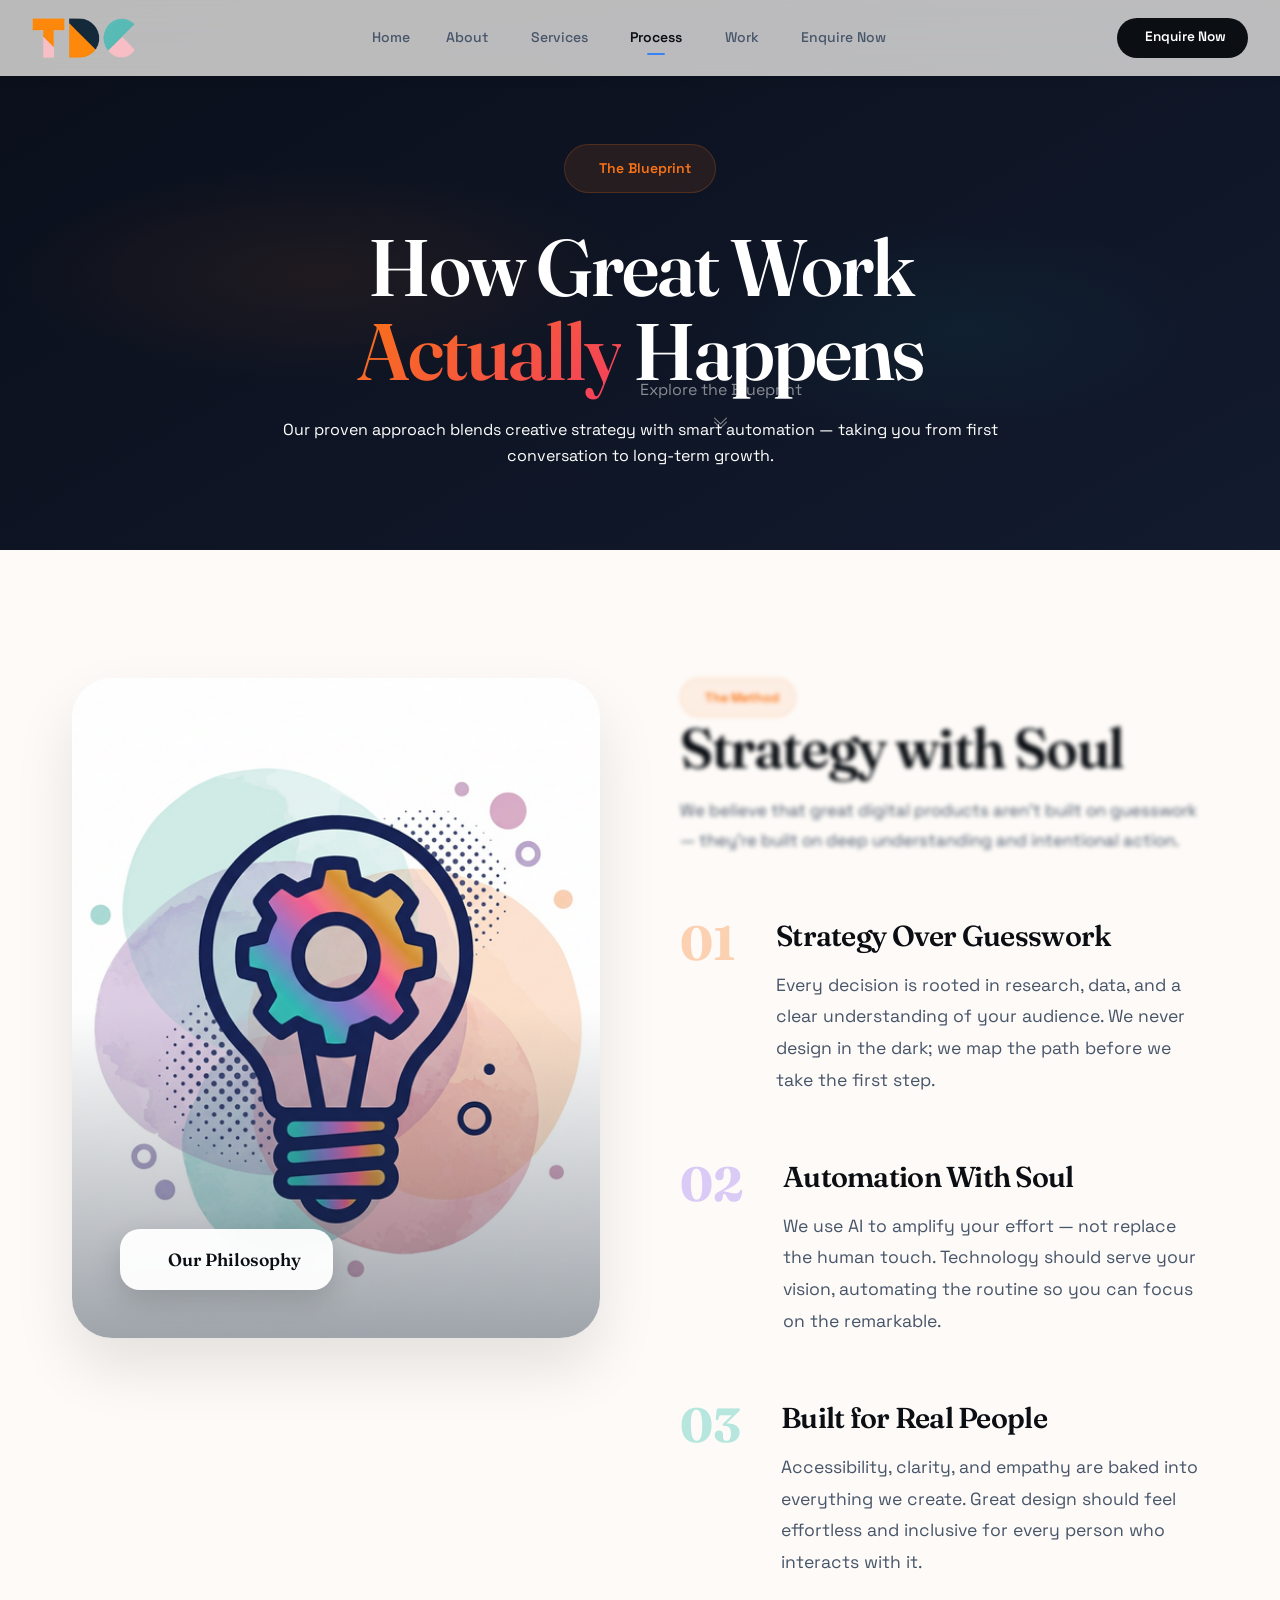
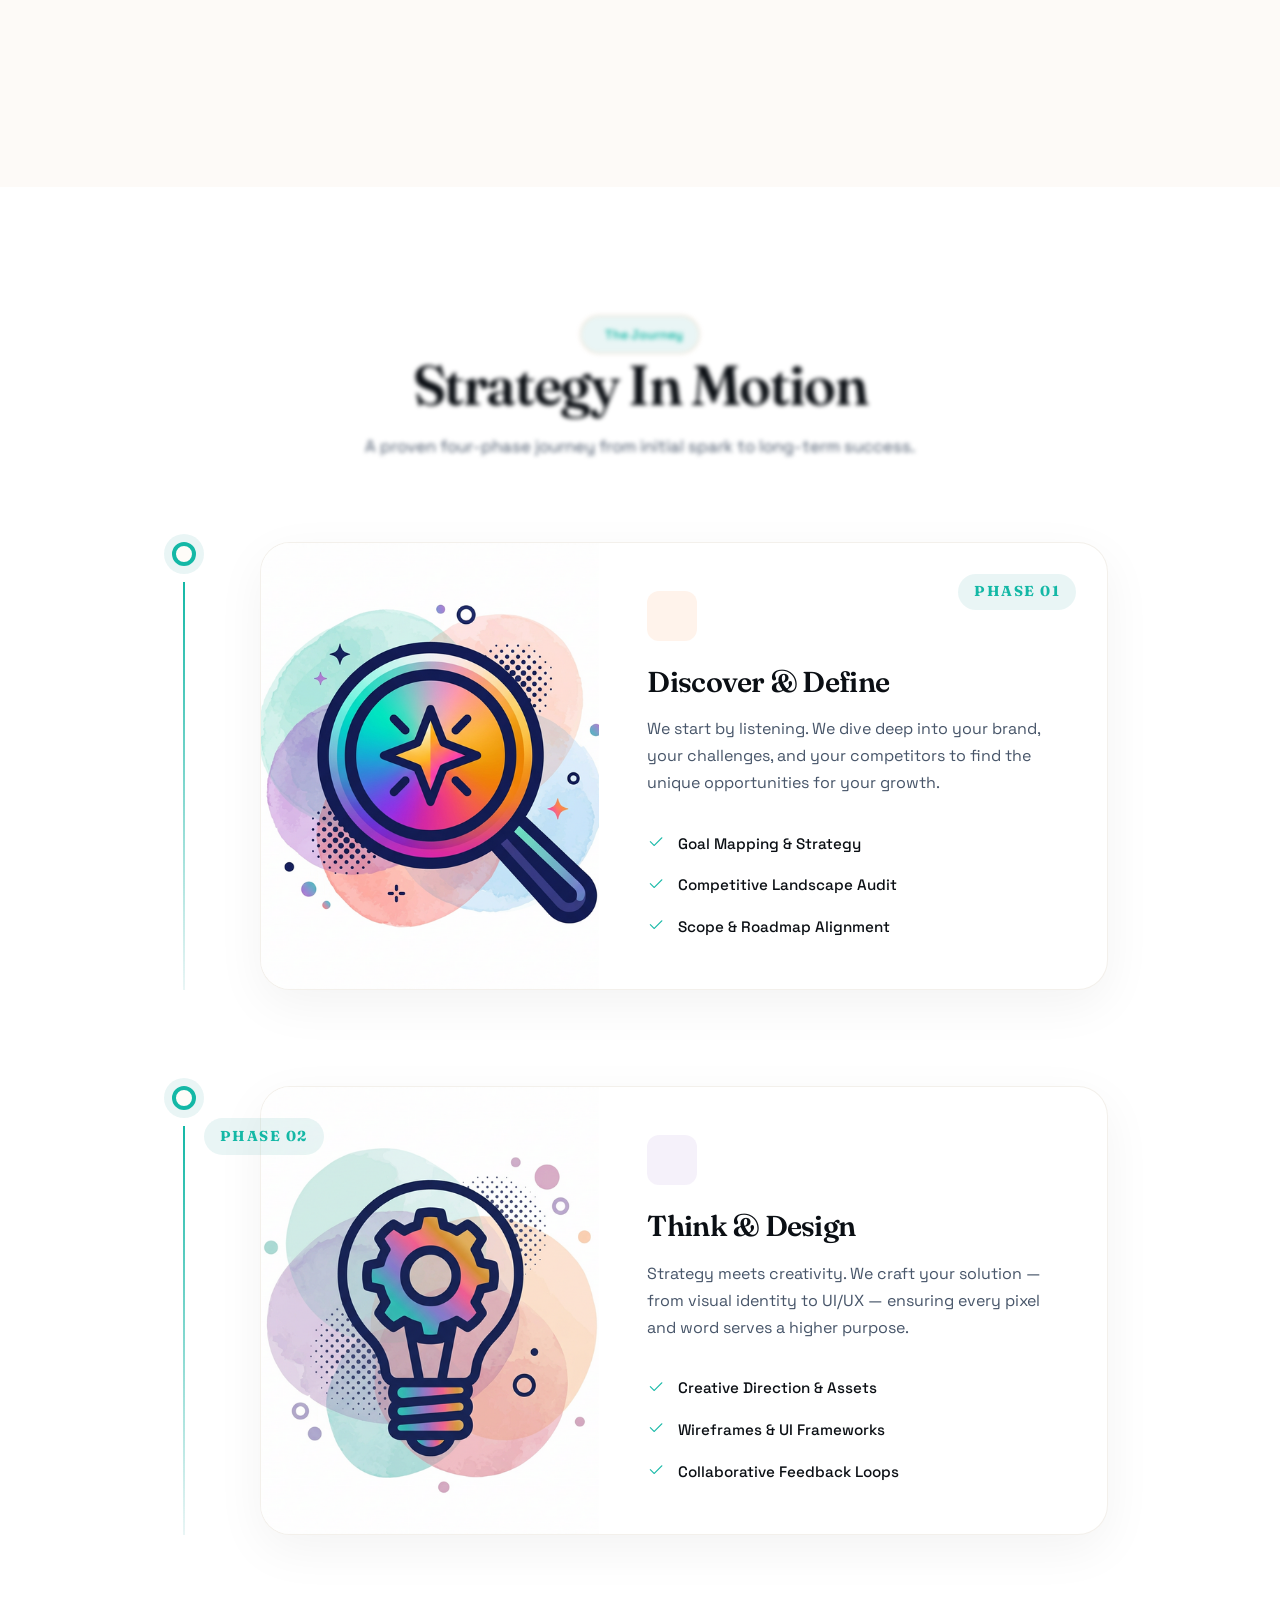
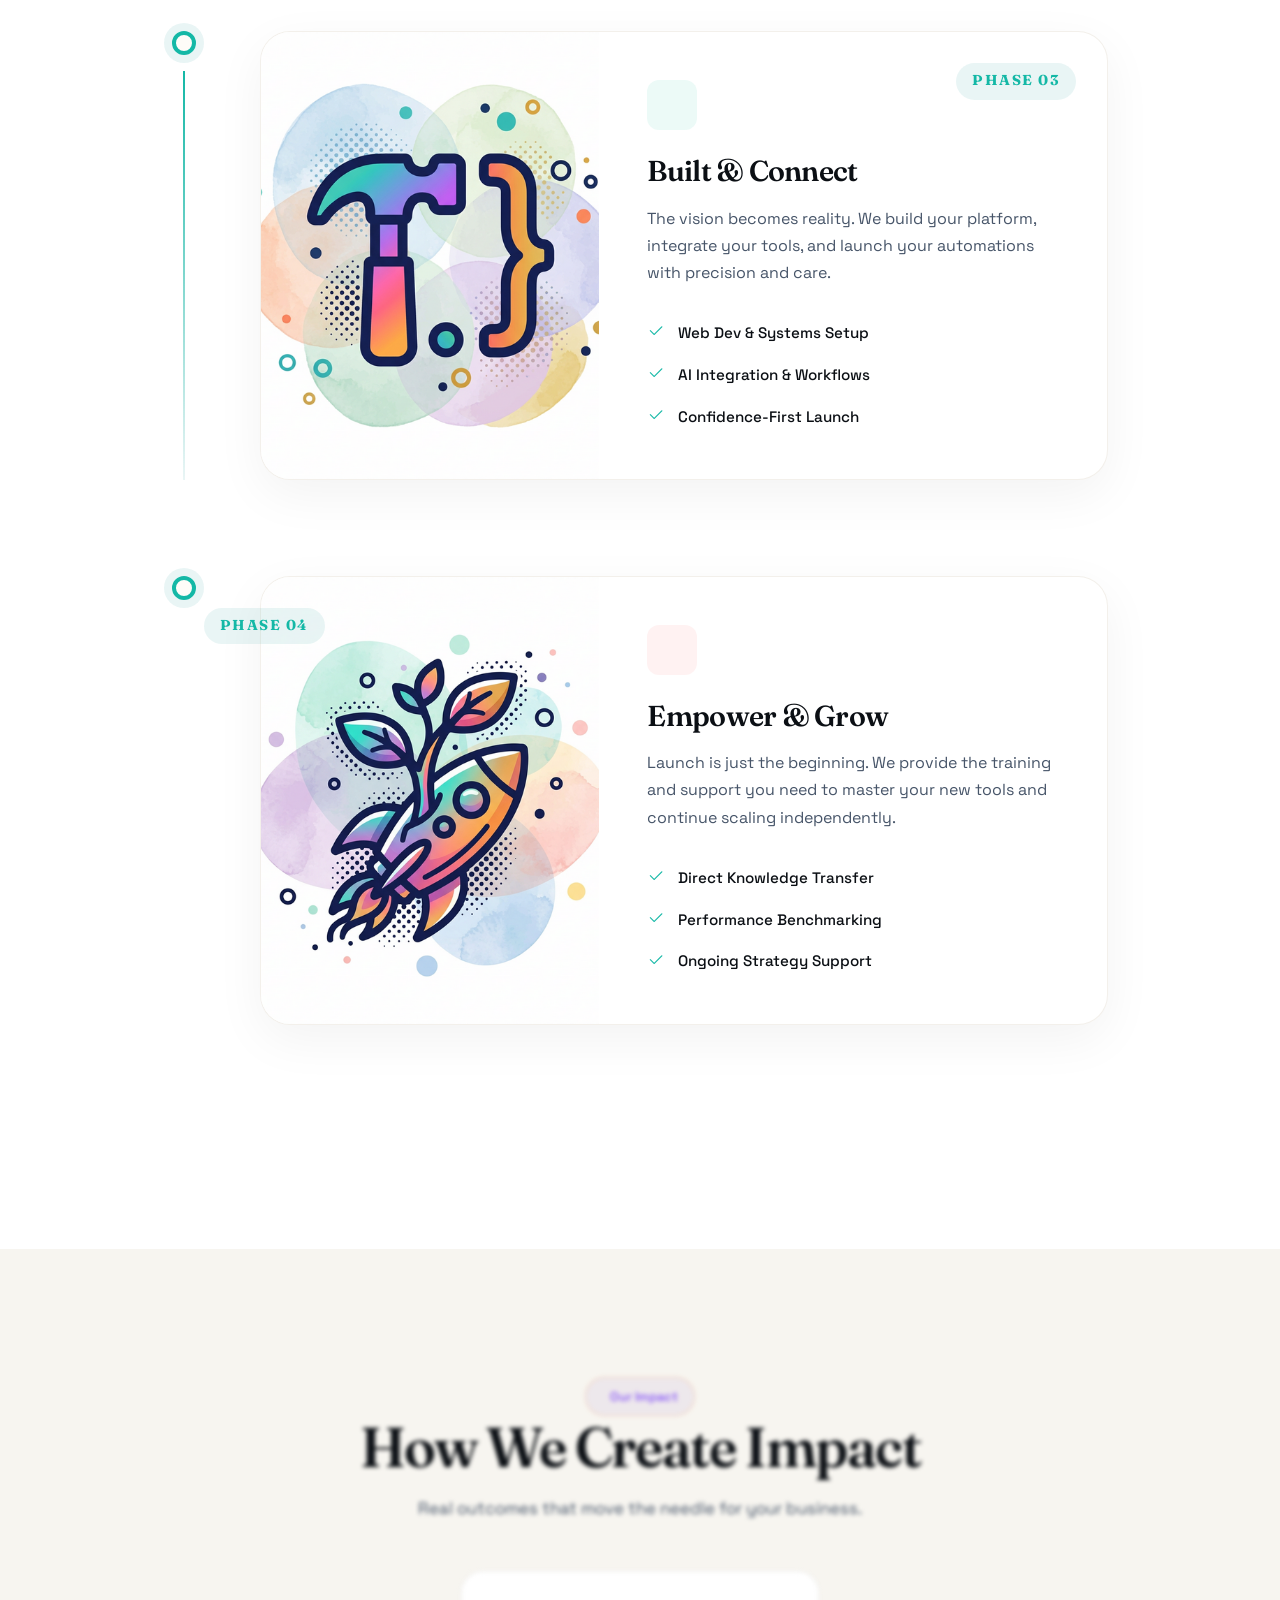
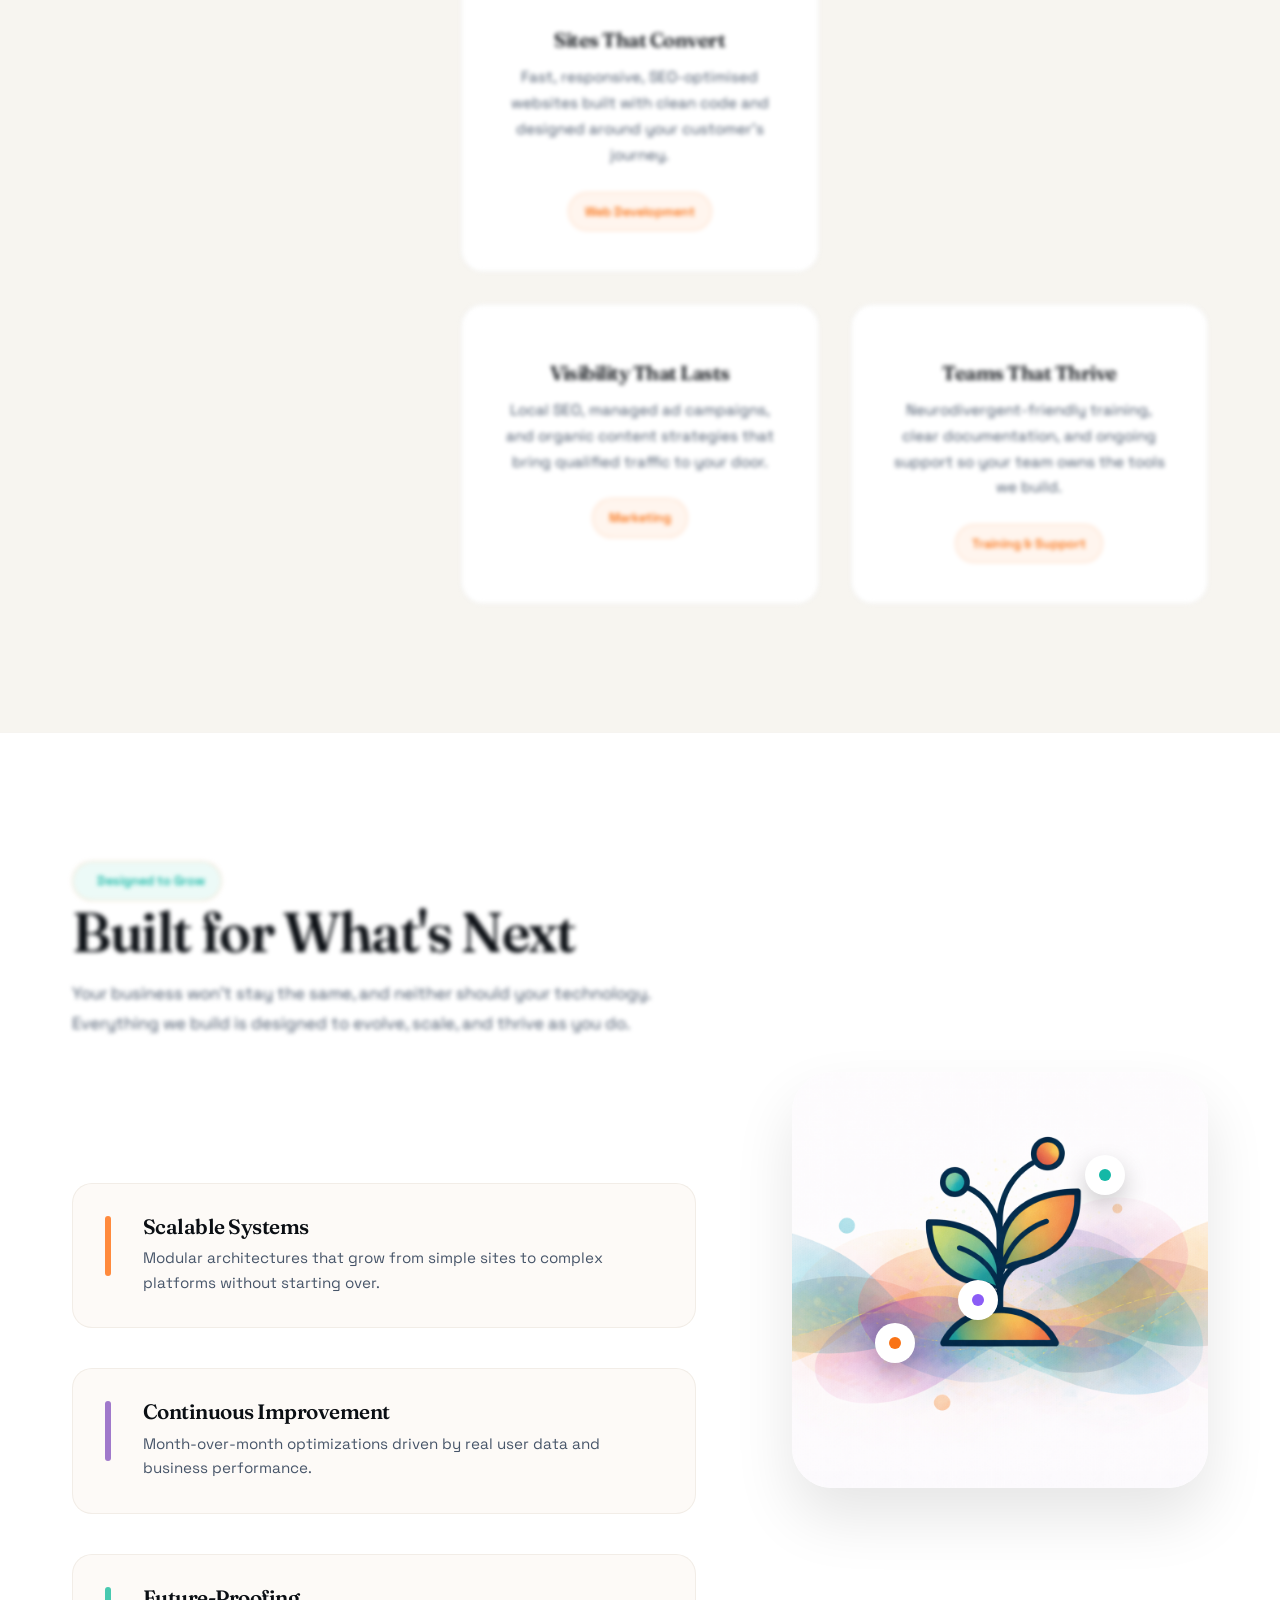
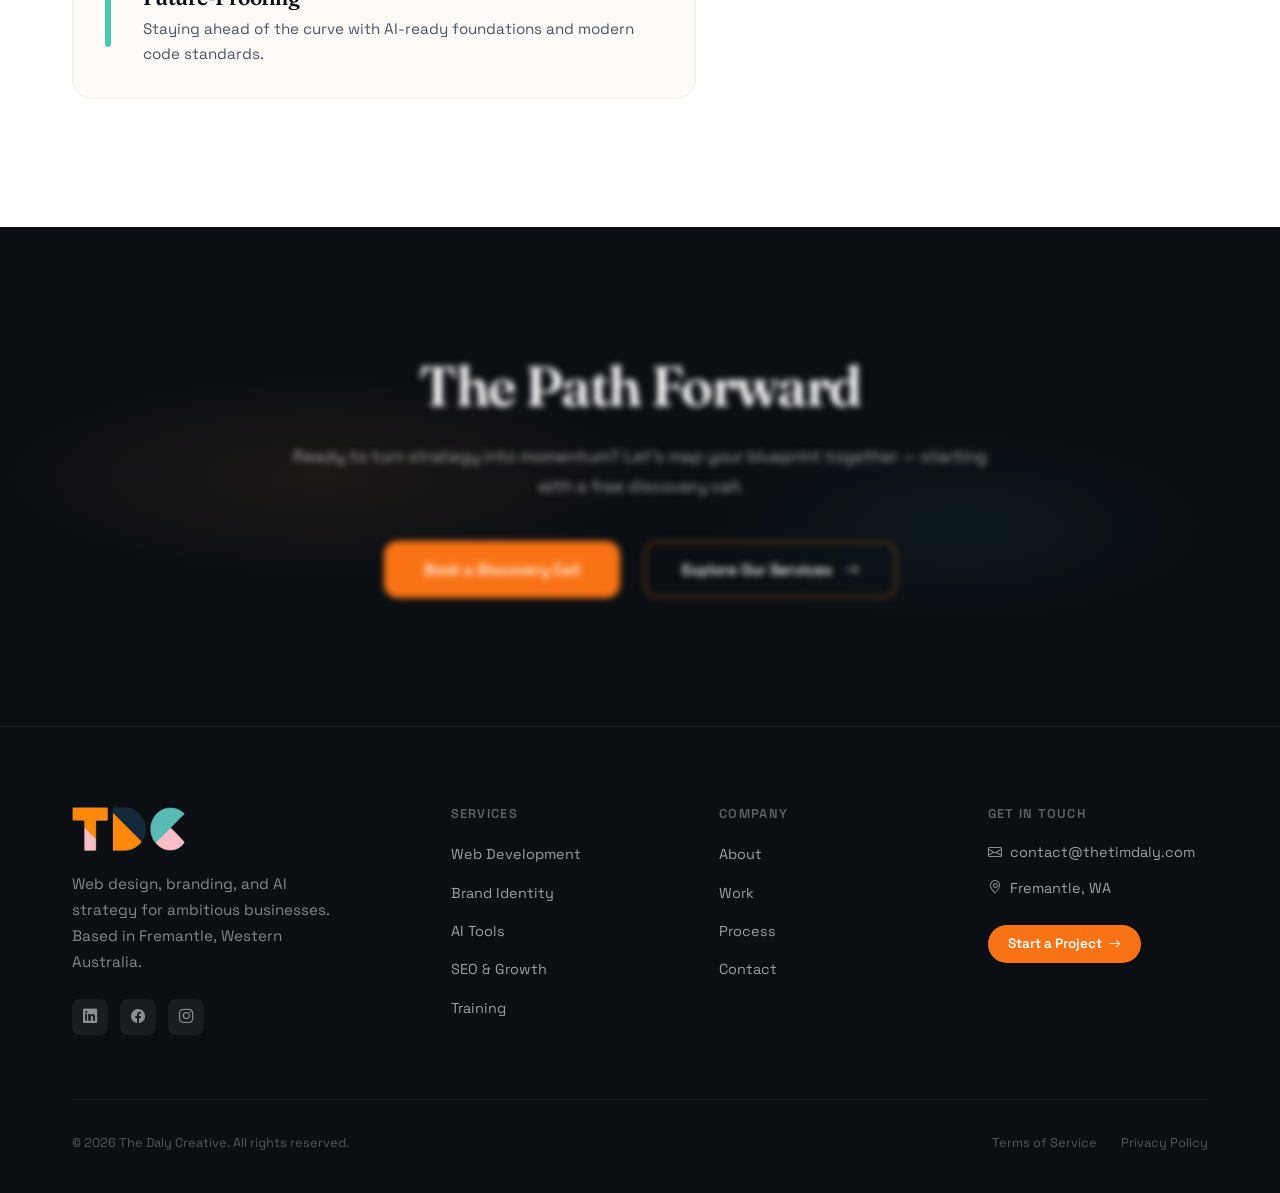
<file: blueprint.html>
<!doctype html>
<html lang="en">

<head>
	<!--===== HEAD TAGS =====-->
	<meta charset="UTF-8" />
	<meta name="viewport" content="width=device-width, initial-scale=1.0" />
	<!--Page Title-->
	<title>Blueprint | The Daly Creative</title>
	<!--Description-->
	<meta name="description"
		content="Discover The Daly Creative's proven blueprint for creative strategy, smart design, and automation that drives real business growth." />
	<!--Favicon-->
	<link rel="icon" type="image/png" href="images/icons/icon-x256.png" />
	<!--Bootstrap Icons-->
	<link rel="stylesheet" href="https://cdn.jsdelivr.net/npm/bootstrap-icons@1.11.3/font/bootstrap-icons.min.css" />
	<!-- Flaticon UICONS -->
	<link rel="stylesheet"
		href="https://cdn-uicons.flaticon.com/2.6.0/uicons-regular-rounded/css/uicons-regular-rounded.css" />
	<link rel="stylesheet"
		href="https://cdn-uicons.flaticon.com/2.6.0/uicons-solid-rounded/css/uicons-solid-rounded.css" />
	<!-- AOS Animate on Scroll -->
	<link rel="stylesheet" href="https://cdn.jsdelivr.net/npm/aos@2.3.4/dist/aos.css" />
	<!--Main Stylesheet-->
	<link rel="stylesheet" href="styles.css" />
</head>

<body>
	<!-- ===== NAV BAR ===== -->
	<nav>
		<div class="nav-container">
			<a href="index.html" class="logo">
				<img src="images/icons/logo-1300x507.png" alt="The Daly Creative" height="48" />
			</a>
			<input type="checkbox" id="nav-toggle" class="nav-toggle" />
			<label for="nav-toggle" class="nav-toggle-label" aria-label="Toggle menu">
				<span></span><span></span><span></span>
			</label>
			<ul class="nav-links">
				<li data-color="teal"><a href="index.html"><i class="fi fi-rr-home nav-icon"></i><span>Home</span></a>
				</li>
				<li class="nav-has-dropdown" data-color="amber">
					<a href="about.html"><i class="fi fi-rr-user nav-icon"></i><span>About</span><i
							class="fi fi-rr-angle-small-down nav-chevron"></i></a>
					<div class="nav-dropdown">
						<div class="nav-dropdown-grid">
							<a href="about.html#what-drives-us" class="nav-dropdown-card"
								style="--card-accent: var(--amber);"><i class="fi fi-rr-bulb nav-dropdown-icon"></i>
								<div><strong>Our Approach</strong><span>The mission & mindset</span></div>
							</a>
							<a href="about.html#core-values" class="nav-dropdown-card"
								style="--card-accent: var(--purple);"><i
									class="fi fi-rr-users-alt nav-dropdown-icon"></i>
								<div><strong>Our Mission</strong><span>The Daly Creative Way</span></div>
							</a>
							<a href="about.html#the-journey" class="nav-dropdown-card"
								style="--card-accent: var(--orange);"><i
									class="fi fi-rr-time-past nav-dropdown-icon"></i>
								<div><strong>The Journey</strong><span>Experience & expertise</span></div>
							</a>
							<a href="about.html#academic-background" class="nav-dropdown-card"
								style="--card-accent: var(--teal);"><i class="fi fi-rr-book nav-dropdown-icon"></i>
								<div><strong>Academic</strong><span>Education & foundations</span></div>
							</a>
						</div>
					</div>
				</li>
				<li class="nav-has-dropdown" data-color="orange">
					<a href="services.html"><i class="fi fi-rr-apps nav-icon"></i><span>Services</span><i
							class="fi fi-rr-angle-small-down nav-chevron"></i></a>
					<div class="nav-dropdown">
						<div class="nav-dropdown-grid">
							<a href="services.html#cat-brand" class="nav-dropdown-card"
								style="--card-accent: var(--orange);"><i class="fi fi-rr-globe nav-dropdown-icon"></i>
								<div><strong>Custom Website Development</strong></div>
							</a>
							<a href="services.html#cat-brand" class="nav-dropdown-card"
								style="--card-accent: var(--orange);"><i
									class="fi fi-rr-paint-brush nav-dropdown-icon"></i>
								<div><strong>Strategic Branding &amp; Identity</strong></div>
							</a>
							<a href="services.html#cat-brand" class="nav-dropdown-card"
								style="--card-accent: var(--orange);"><i class="fi fi-rr-search nav-dropdown-icon"></i>
								<div><strong>Localized SEO Visibility</strong></div>
							</a>
							<a href="services.html#cat-brand" class="nav-dropdown-card"
								style="--card-accent: var(--orange);"><i
									class="fi fi-rr-megaphone nav-dropdown-icon"></i>
								<div><strong>Managed Ad Campaigns</strong></div>
							</a>
							<a href="services.html#cat-ai" class="nav-dropdown-card"
								style="--card-accent: var(--purple);"><i class="fi fi-rr-brain nav-dropdown-icon"></i>
								<div><strong>AI Strategy &amp; Navigation</strong></div>
							</a>
							<a href="services.html#cat-ai" class="nav-dropdown-card"
								style="--card-accent: var(--purple);"><i class="fi fi-rr-bolt nav-dropdown-icon"></i>
								<div><strong>Workflow Automation</strong></div>
							</a>
							<a href="services.html#cat-ai" class="nav-dropdown-card"
								style="--card-accent: var(--purple);"><i
									class="fi fi-rr-magic-wand nav-dropdown-icon"></i>
								<div><strong>AI Content Support</strong></div>
							</a>
							<a href="services.html#cat-ai" class="nav-dropdown-card"
								style="--card-accent: var(--purple);"><i
									class="fi fi-rr-comment-dots nav-dropdown-icon"></i>
								<div><strong>Smart Chatbots</strong></div>
							</a>
							<a href="services.html#cat-growth" class="nav-dropdown-card"
								style="--card-accent: var(--teal);"><i
									class="fi fi-rr-chart-line-up nav-dropdown-icon"></i>
								<div><strong>Data Insights</strong></div>
							</a>
							<a href="services.html#cat-growth" class="nav-dropdown-card"
								style="--card-accent: var(--teal);"><i class="fi fi-rr-handshake nav-dropdown-icon"></i>
								<div><strong>Grow &amp; Support Plan</strong></div>
							</a>
							<a href="services.html#cat-growth" class="nav-dropdown-card"
								style="--card-accent: var(--teal);"><i class="fi fi-rr-book nav-dropdown-icon"></i>
								<div><strong>Training &amp; Empowerment</strong></div>
							</a>
							<a href="services.html#cat-growth" class="nav-dropdown-card"
								style="--card-accent: var(--teal);"><i class="fi fi-rr-sparkles nav-dropdown-icon"></i>
								<div><strong>Future-Proofing</strong></div>
							</a>
							<div class="nav-dropdown-divider"></div>
							<a href="cyber-security.html" class="nav-dropdown-card nav-dropdown-card--dark"
								style="--card-accent: #c94050; --card-bg: #0c0612;"><i
									class="bi bi-shield-lock nav-dropdown-icon"></i>
								<div><strong>Cyber Security</strong><span>Audits, monitoring, response</span></div>
							</a>
							<a href="ai-tools.html" class="nav-dropdown-card nav-dropdown-card--dark"
								style="--card-accent: #0d1b2a; --card-bg: #0a1628;"><i
									class="fi fi-rr-brain nav-dropdown-icon"></i>
								<div><strong>AI Tools</strong><span>GPT agents, smart integrations</span></div>
							</a>
						</div>
					</div>
				</li>
				<li class="nav-has-dropdown" data-color="blue">
					<a href="blueprint.html" class="active"><i class="fi fi-rr-map nav-icon"></i><span>Process</span><i
							class="fi fi-rr-angle-small-down nav-chevron"></i></a>
					<div class="nav-dropdown">
						<div class="nav-dropdown-grid">
							<a href="blueprint.html#bp-method" class="nav-dropdown-card"
								style="--card-accent: var(--orange);"><i class="fi fi-rr-bulb nav-dropdown-icon"></i>
								<div><strong>Our Method</strong><span>Strategy &amp; mindset</span></div>
							</a>
							<a href="blueprint.html#bp-timeline" class="nav-dropdown-card"
								style="--card-accent: var(--teal);"><i class="fi fi-rr-route nav-dropdown-icon"></i>
								<div><strong>The Journey</strong><span>Four-phase process</span></div>
							</a>
							<a href="blueprint.html#bp-impact" class="nav-dropdown-card"
								style="--card-accent: var(--purple);"><i class="fi fi-rr-bolt nav-dropdown-icon"></i>
								<div><strong>Our Impact</strong><span>Real outcomes</span></div>
							</a>
							<a href="blueprint.html#bp-grow" class="nav-dropdown-card"
								style="--card-accent: var(--ocean);"><i class="fi fi-rr-seedling nav-dropdown-icon"></i>
								<div><strong>Designed to Grow</strong><span>Built for what's next</span></div>
							</a>
						</div>
					</div>
				</li>
				<li class="nav-has-dropdown" data-color="coral">
					<a href="portfolio.html"><i class="fi fi-rr-briefcase nav-icon"></i><span>Work</span><i
							class="fi fi-rr-angle-small-down nav-chevron"></i></a>
					<div class="nav-dropdown">
						<div class="nav-dropdown-grid">
							<a href="portfolio.html#skywings" class="nav-dropdown-card"
								style="--card-accent: #4c8cbc;"><i
									class="fi fi-rr-plane-departure nav-dropdown-icon"></i>
								<div><strong>SkyWings</strong><span>Aviation &amp; leisure</span></div>
							</a>
							<a href="portfolio.html#preservation" class="nav-dropdown-card"
								style="--card-accent: #8b6914;"><i class="fi fi-rr-picture nav-dropdown-icon"></i>
								<div><strong>Preservation Framers</strong><span>Art &amp; framing</span></div>
							</a>
							<a href="portfolio.html#wcep" class="nav-dropdown-card" style="--card-accent: #2d8a4e;"><i
									class="fi fi-rr-hammer nav-dropdown-icon"></i>
								<div><strong>WCE Pros</strong><span>Exterior services</span></div>
							</a>
							<a href="portfolio.html#drumplings" class="nav-dropdown-card"
								style="--card-accent: #e85d3a;"><i class="fi fi-rr-utensils nav-dropdown-icon"></i>
								<div><strong>Drumplings</strong><span>Hospitality &amp; food</span></div>
							</a>
							<a href="portfolio.html#dora-health" class="nav-dropdown-card"
								style="--card-accent: #e06088;"><i class="fi fi-rr-heart nav-dropdown-icon"></i>
								<div><strong>Dora Health</strong><span>Health &amp; wellness</span></div>
							</a>
							<a href="portfolio.html#pawfection" class="nav-dropdown-card"
								style="--card-accent: #f5a623;"><i class="fi fi-rr-paw nav-dropdown-icon"></i>
								<div><strong>Pawfection</strong><span>Pet services</span></div>
							</a>
							<div class="nav-dropdown-divider"></div>
							<a href="portfolio.html#consulting" class="nav-dropdown-card nav-dropdown-card--full"
								style="--card-accent: var(--teal);"><i class="fi fi-rr-handshake nav-dropdown-icon"></i>
								<div><strong>Consulting &amp; Advisory</strong><span>Strategy, direction &amp;
										partnerships</span></div>
							</a>
						</div>
					</div>
				</li>
				<li class="nav-mobile-cta-item"><a class="nav-mobile-cta" href="contact.html"><i
							class="fi fi-rr-calendar nav-icon"></i> Enquire Now</a></li>
			</ul>
			<div class="nav-overlay"></div>
			<a class="nav-cta" href="contact.html"><i class="fi fi-rr-calendar nav-icon"></i> Enquire Now</a>
		</div>
	</nav>
	<script>
		(function () {
			const n = document.querySelector('nav');
			if (!n) return;
			window.addEventListener('scroll', () => n.classList.toggle('nav--scrolled', window.scrollY > 60));
			const o = document.querySelector('.nav-overlay');
			const t = document.getElementById('nav-toggle');
			if (o && t) o.addEventListener('click', () => { t.checked = false; });
			document.querySelectorAll('.nav-has-dropdown').forEach(dd => {
				dd.querySelector(':scope > a').addEventListener('click', function (e) {
					if (window.innerWidth <= 900) { e.preventDefault(); dd.classList.toggle('is-open'); }
				});
			});
		})();
	</script>

	<!-- ============================================================
		     SECTION 1: HERO
		     ============================================================ -->
	<section class="bp-hero">
		<div class="bp-hero-bg"></div>
		<div class="bp-hero-content">
			<div class="bp-hero-badge" data-aos="fade-down" data-aos-delay="100">
				<i class="fi fi-rr-map icon-pulse" style="font-size: 1.2rem; color: #ff8a3d;"></i>
				<span>The Blueprint</span>
			</div>
			<h1 data-aos="fade-up" data-aos-delay="200">
				How Great Work <span class="bp-accent">Actually</span> Happens
			</h1>
			<p data-aos="fade-up" data-aos-delay="300">
				Our proven approach blends creative strategy with smart automation — taking
				you from first conversation to long-term growth.
			</p>
			<div class="bp-hero-scroll" data-aos="fade-up" data-aos-delay="500">
				<a href="#bp-method" class="bp-scroll-link">
					<span>Explore the Blueprint</span>
					<i class="bi bi-chevron-double-down"></i>
				</a>
			</div>
		</div>
	</section>

	<!-- ============================================================
		     SECTION 2: OUR METHOD & MINDSET (REDESIGNED)
		     ============================================================ -->
	<section id="bp-method" class="bp-method-section-new">
		<div class="container">
			<div class="bp-method-container">
				<!-- Left Area: Sticky Visual -->
				<div class="bp-method-sticky">
					<div class="bp-method-visual-new" data-aos="fade-right">
						<img src="images/approach-page/think-final.png" alt="Method & Mindset" />
						<div class="visual-overlay"></div>
						<div class="visual-badge">
							<i class="fi fi-rr-bulb icon-float"></i>
							<span>Our Philosophy</span>
						</div>
					</div>
				</div>

				<!-- Right Area: Scrolling Content -->
				<div class="bp-method-scroll">
					<div class="category-header category-header--left reveal" data-aos="fade-up">
						<div class="category-badge" style="background: rgba(255, 138, 61, 0.1); color: var(--orange);">
							<i class="fi fi-rr-lightbulb icon-float" style="font-size: 1rem; color: #ff8a3d;"></i>
							<span>The Method</span>
						</div>
						<h2>Strategy with Soul</h2>
						<p>We believe that great digital products aren’t built on guesswork — they’re built on deep
							understanding and intentional action.</p>
					</div>

					<div class="bp-content-items">
						<div class="bp-content-item reveal-left" data-aos="fade-up">
							<div class="bp-item-num" style="--accent: var(--orange);">01</div>
							<div class="bp-item-body">
								<h3>Strategy Over Guesswork</h3>
								<p>Every decision is rooted in research, data, and a clear understanding of your
									audience. We never design in the dark; we map the path before we take the first
									step.</p>
							</div>
						</div>
						<div class="bp-content-item reveal-left" data-aos="fade-up" data-aos-delay="100">
							<div class="bp-item-num" style="--accent: var(--purple);">02</div>
							<div class="bp-item-body">
								<h3>Automation With Soul</h3>
								<p>We use AI to amplify your effort — not replace the human touch. Technology should
									serve your vision, automating the routine so you can focus on the remarkable.</p>
							</div>
						</div>
						<div class="bp-content-item reveal-left" data-aos="fade-up" data-aos-delay="200">
							<div class="bp-item-num" style="--accent: var(--teal);">03</div>
							<div class="bp-item-body">
								<h3>Built for Real People</h3>
								<p>Accessibility, clarity, and empathy are baked into everything we create. Great
									design should feel effortless and inclusive for every person who interacts with it.
								</p>
							</div>
						</div>
					</div>
				</div>
			</div>
		</div>
	</section>

	<!-- ============================================================
		     SECTION 3: STRATEGY IN MOTION (REDESIGNED TIMELINE)
		     ============================================================ -->
	<section id="bp-timeline" class="bp-timeline-section-new">
		<div class="container">
			<div class="category-header reveal" data-aos="fade-up">
				<div class="category-badge" style="background: rgba(47, 158, 160, 0.1); color: var(--teal);">
					<i class="fi fi-rr-route icon-float" style="font-size: 1rem; color: var(--teal);"></i>
					<span>The Journey</span>
				</div>
				<h2>Strategy In Motion</h2>
				<p>A proven four-phase journey from initial spark to long-term success.</p>
			</div>

			<div class="bp-timeline-v">
				<!-- Phase 1: Discover -->
				<div class="bp-tl-item" data-aos="fade-up">
					<div class="bp-tl-marker">
						<div class="bp-tl-dot"></div>
						<div class="bp-tl-line"></div>
					</div>
					<div class="bp-tl-card-container">
						<div class="bp-tl-card">
							<div class="bp-tl-num">Phase 01</div>
							<div class="bp-tl-img-box">
								<img src="images/approach-page/discover-final.png" alt="Discover">
							</div>
							<div class="bp-tl-info">
								<div class="bp-tl-icon-box" style="background: rgba(255, 138, 61, 0.1);">
									<i class="fi fi-rr-search" style="color: #ff8a3d;"></i>
								</div>
								<h3>Discover & Define</h3>
								<p>We start by listening. We dive deep into your brand, your challenges, and your
									competitors to find the unique opportunities for your growth.</p>
								<ul class="bp-tl-list">
									<li><i class="bi bi-check2"></i> Goal Mapping & Strategy</li>
									<li><i class="bi bi-check2"></i> Competitive Landscape Audit</li>
									<li><i class="bi bi-check2"></i> Scope & Roadmap Alignment</li>
								</ul>
							</div>
						</div>
					</div>
				</div>

				<!-- Phase 2: Design -->
				<div class="bp-tl-item" data-aos="fade-up">
					<div class="bp-tl-marker">
						<div class="bp-tl-dot"></div>
						<div class="bp-tl-line"></div>
					</div>
					<div class="bp-tl-card-container bp-tl-card-reverse">
						<div class="bp-tl-card">
							<div class="bp-tl-num">Phase 02</div>
							<div class="bp-tl-img-box">
								<img src="images/approach-page/think-final.png" alt="Design">
							</div>
							<div class="bp-tl-info">
								<div class="bp-tl-icon-box" style="background: rgba(160, 121, 203, 0.1);">
									<i class="fi fi-rr-pencil-ruler" style="color: #a079cb;"></i>
								</div>
								<h3>Think & Design</h3>
								<p>Strategy meets creativity. We craft your solution — from visual identity to UI/UX —
									ensuring every pixel and word serves a higher purpose.</p>
								<ul class="bp-tl-list">
									<li><i class="bi bi-check2"></i> Creative Direction & Assets</li>
									<li><i class="bi bi-check2"></i> Wireframes & UI Frameworks</li>
									<li><i class="bi bi-check2"></i> Collaborative Feedback Loops</li>
								</ul>
							</div>
						</div>
					</div>
				</div>

				<!-- Phase 3: Build -->
				<div class="bp-tl-item" data-aos="fade-up">
					<div class="bp-tl-marker">
						<div class="bp-tl-dot"></div>
						<div class="bp-tl-line"></div>
					</div>
					<div class="bp-tl-card-container">
						<div class="bp-tl-card">
							<div class="bp-tl-num">Phase 03</div>
							<div class="bp-tl-img-box">
								<img src="images/approach-page/build-final.png" alt="Build">
							</div>
							<div class="bp-tl-info">
								<div class="bp-tl-icon-box" style="background: rgba(72, 201, 176, 0.1);">
									<i class="fi fi-rr-rocket" style="color: #48c9b0;"></i>
								</div>
								<h3>Built & Connect</h3>
								<p>The vision becomes reality. We build your platform, integrate your tools, and launch
									your automations with precision and care.</p>
								<ul class="bp-tl-list">
									<li><i class="bi bi-check2"></i> Web Dev & Systems Setup</li>
									<li><i class="bi bi-check2"></i> AI Integration & Workflows</li>
									<li><i class="bi bi-check2"></i> Confidence-First Launch</li>
								</ul>
							</div>
						</div>
					</div>
				</div>

				<!-- Phase 4: Grow -->
				<div class="bp-tl-item bp-tl-item-last" data-aos="fade-up">
					<div class="bp-tl-marker">
						<div class="bp-tl-dot"></div>
					</div>
					<div class="bp-tl-card-container bp-tl-card-reverse">
						<div class="bp-tl-card">
							<div class="bp-tl-num">Phase 04</div>
							<div class="bp-tl-img-box">
								<img src="images/approach-page/grow-final.png" alt="Grow">
							</div>
							<div class="bp-tl-info">
								<div class="bp-tl-icon-box" style="background: rgba(251, 131, 125, 0.1);">
									<i class="fi fi-rr-chart-line-up" style="color: #fb837d;"></i>
								</div>
								<h3>Empower & Grow</h3>
								<p>Launch is just the beginning. We provide the training and support you need to master
									your new tools and continue scaling independently.</p>
								<ul class="bp-tl-list">
									<li><i class="bi bi-check2"></i> Direct Knowledge Transfer</li>
									<li><i class="bi bi-check2"></i> Performance Benchmarking</li>
									<li><i class="bi bi-check2"></i> Ongoing Strategy Support</li>
								</ul>
							</div>
						</div>
					</div>
				</div>
			</div>
		</div>
	</section>

	<style>
		/* New Method Section Grid */
		.bp-method-section-new {
			padding: 8rem 0;
			overflow: visible;
			background: #fdfaf7;
		}

		.bp-method-container {
			display: grid;
			grid-template-columns: 1fr 1fr;
			gap: 5rem;
			align-items: start;
		}

		.bp-method-sticky {
			position: sticky;
			top: 120px;
		}

		.bp-method-visual-new {
			position: relative;
			border-radius: 40px;
			overflow: hidden;
			aspect-ratio: 4/5;
			box-shadow: 0 30px 60px rgba(0, 0, 0, 0.1);
		}

		.bp-method-visual-new img {
			width: 100%;
			height: 100%;
			object-fit: cover;
		}

		.visual-overlay {
			position: absolute;
			inset: 0;
			background: linear-gradient(180deg, rgba(15, 29, 45, 0) 50%, rgba(15, 29, 45, 0.4) 100%);
		}

		.visual-badge {
			position: absolute;
			bottom: 3rem;
			left: 3rem;
			background: rgba(255, 255, 255, 0.95);
			padding: 1rem 2rem;
			border-radius: 20px;
			display: flex;
			align-items: center;
			gap: 1rem;
			backdrop-filter: blur(10px);
			box-shadow: 0 10px 30px rgba(0, 0, 0, 0.15);
		}

		.visual-badge i {
			font-size: 1.5rem;
			color: var(--orange);
		}

		.visual-badge span {
			font-family: "Fraunces";
			font-weight: 600;
			font-size: 1.1rem;
		}

		/* Content Styles */
		.bp-method-scroll {
			padding-bottom: 5rem;
		}

		.category-header--left {
			text-align: left;
			margin-bottom: 4rem;
		}

		.bp-content-items {
			display: flex;
			flex-direction: column;
			gap: 4rem;
		}

		.bp-content-item {
			display: flex;
			gap: 2.5rem;
		}

		.bp-item-num {
			font-family: "Fraunces";
			font-size: 3rem;
			font-weight: 700;
			line-height: 1;
			color: var(--accent);
			opacity: 0.3;
		}

		.bp-item-body h3 {
			font-family: "Fraunces";
			font-size: 1.8rem;
			margin-bottom: 1rem;
		}

		.bp-item-body p {
			font-size: 1.1rem;
			line-height: 1.8;
			color: var(--slate);
		}

		/* New Vertical Timeline */
		.bp-timeline-section-new {
			padding: 8rem 0;
			background: #ffffff;
		}

		.bp-timeline-v {
			position: relative;
			max-width: 1000px;
			margin: 5rem auto 0;
			padding: 0 2rem;
		}

		.bp-tl-item {
			display: flex;
			gap: 4rem;
			margin-bottom: 6rem;
			position: relative;
		}

		.bp-tl-marker {
			width: 24px;
			flex-shrink: 0;
			display: flex;
			flex-direction: column;
			align-items: center;
		}

		.bp-tl-dot {
			width: 24px;
			height: 24px;
			border-radius: 50%;
			background: var(--cream);
			border: 4px solid var(--teal);
			z-index: 2;
			box-shadow: 0 0 0 8px rgba(47, 158, 160, 0.1);
		}

		.bp-tl-line {
			width: 2px;
			flex: 1;
			background: linear-gradient(to bottom, var(--teal) 0%, rgba(47, 158, 160, 0.1) 100%);
			margin-top: 1rem;
		}

		.bp-tl-card-container {
			flex: 1;
		}

		.bp-tl-card {
			background: #ffffff;
			border-radius: 30px;
			overflow: hidden;
			display: flex;
			box-shadow: 0 15px 50px rgba(0, 0, 0, 0.05);
			border: 1px solid rgba(226, 217, 204, 0.4);
			transition: all 0.4s ease;
		}

		.bp-tl-card:hover {
			transform: translateY(-8px);
			box-shadow: 0 30px 80px rgba(0, 0, 0, 0.1);
		}

		.bp-tl-card-reverse {
			flex-direction: row-reverse;
		}

		.bp-tl-img-box {
			width: 40%;
			flex-shrink: 0;
			position: relative;
		}

		.bp-tl-img-box img {
			width: 100%;
			height: 100%;
			object-fit: cover;
		}

		.bp-tl-info {
			padding: 3rem;
			flex: 1;
		}

		.bp-tl-num {
			position: absolute;
			top: 2rem;
			right: 2rem;
			font-family: "Fraunces";
			font-weight: 700;
			font-size: 0.9rem;
			text-transform: uppercase;
			letter-spacing: 0.1em;
			color: var(--teal);
			background: rgba(47, 158, 160, 0.1);
			padding: 0.4rem 1rem;
			border-radius: 999px;
			z-index: 2;
		}

		.bp-tl-card-reverse .bp-tl-num {
			right: auto;
			left: 2rem;
		}

		.bp-tl-icon-box {
			width: 50px;
			height: 50px;
			border-radius: 12px;
			display: flex;
			align-items: center;
			justify-content: center;
			margin-bottom: 1.5rem;
		}

		.bp-tl-icon-box i {
			font-size: 1.5rem;
		}

		.bp-tl-info h3 {
			font-family: "Fraunces";
			font-size: 1.8rem;
			margin-bottom: 1rem;
		}

		.bp-tl-info p {
			color: var(--slate);
			line-height: 1.7;
			margin-bottom: 2rem;
		}

		.bp-tl-list {
			list-style: none;
			padding: 0;
			display: flex;
			flex-direction: column;
			gap: 0.8rem;
		}

		.bp-tl-list li {
			display: flex;
			align-items: center;
			gap: 0.8rem;
			font-size: 0.95rem;
			color: var(--ink);
			font-weight: 500;
		}

		.bp-tl-list li i {
			color: var(--teal);
			font-size: 1.1rem;
		}

		@media (max-width: 900px) {
			.bp-method-container {
				grid-template-columns: 1fr;
				gap: 3rem;
			}

			.bp-method-sticky {
				position: static;
			}

			.bp-method-visual-new {
				aspect-ratio: 16/9;
			}

			.bp-tl-card {
				flex-direction: column;
			}

			.bp-tl-img-box {
				width: 100%;
				height: 250px;
			}

			.bp-tl-card-reverse {
				flex-direction: column;
			}

			.bp-tl-card-reverse .bp-tl-num {
				left: auto;
				right: 2rem;
			}
		}
	</style>

	<!-- ============================================================
		     SECTION 4: HOW WE CREATE IMPACT
		     ============================================================ -->
	<section class="bp-impact-section">
		<div class="container">
			<div class="category-header reveal" data-aos="fade-up">
				<div class="category-badge" style="background: rgba(160, 121, 203, 0.1); color: var(--purple);">
					<i class="fi fi-rr-bolt icon-glow" style="font-size: 1rem; color: #a079cb;"></i>
					<span>Our Impact</span>
				</div>
				<h2>How We Create Impact</h2>
				<p>Real outcomes that move the needle for your business.</p>
			</div>

			<div class="bp-impact-grid">
				<div class="bp-impact-card reveal stagger-1" data-aos="fade-up" data-aos-delay="100">
					<div class="bp-impact-stat">
						<i class="fi fi-rr-paint-brush icon-float" style="font-size: 2rem; color: #ff8a3d;"></i>
					</div>
					<h3>Brands That Stand Out</h3>
					<p>Cohesive visual identities and strategic messaging that cut through the noise and connect with
						the right audience.</p>
					<div class="bp-impact-tag" style="--tag-color: #ff8a3d;">Brand & Design</div>
				</div>

				<div class="bp-impact-card reveal stagger-2" data-aos="fade-up" data-aos-delay="200">
					<div class="bp-impact-stat">
						<i class="fi fi-rr-browser icon-pulse" style="font-size: 2rem; color: #4c8cbc;"></i>
					</div>
					<h3>Sites That Convert</h3>
					<p>Fast, responsive, SEO-optimised websites built with clean code and designed around your
						customer's journey.</p>
					<div class="bp-impact-tag" style="--tag-color: #4c8cbc;">Web Development</div>
				</div>

				<div class="bp-impact-card reveal stagger-3" data-aos="fade-up" data-aos-delay="300">
					<div class="bp-impact-stat">
						<i class="fi fi-rr-brain icon-glow" style="font-size: 2rem; color: #a079cb;"></i>
					</div>
					<h3>Systems That Scale</h3>
					<p>AI agents, workflow automation, and smart chatbots that save hours every week and grow with your
						business.</p>
					<div class="bp-impact-tag" style="--tag-color: #a079cb;">AI & Automation</div>
				</div>

				<div class="bp-impact-card reveal stagger-1" data-aos="fade-up" data-aos-delay="100">
					<div class="bp-impact-stat">
						<i class="fi fi-rr-chart-pie icon-float" style="font-size: 2rem; color: #48c9b0;"></i>
					</div>
					<h3>Decisions That Stick</h3>
					<p>Data dashboards and market research that turn messy numbers into clear, actionable strategies.
					</p>
					<div class="bp-impact-tag" style="--tag-color: #48c9b0;">Data & Insights</div>
				</div>

				<div class="bp-impact-card reveal stagger-2" data-aos="fade-up" data-aos-delay="200">
					<div class="bp-impact-stat">
						<i class="fi fi-rr-megaphone icon-pulse" style="font-size: 2rem; color: #fa9361;"></i>
					</div>
					<h3>Visibility That Lasts</h3>
					<p>Local SEO, managed ad campaigns, and organic content strategies that bring qualified traffic to
						your door.</p>
					<div class="bp-impact-tag" style="--tag-color: #fa9361;">Marketing</div>
				</div>

				<div class="bp-impact-card reveal stagger-3" data-aos="fade-up" data-aos-delay="300">
					<div class="bp-impact-stat">
						<i class="fi fi-rr-users icon-float" style="font-size: 2rem; color: #fb837d;"></i>
					</div>
					<h3>Teams That Thrive</h3>
					<p>Neurodivergent-friendly training, clear documentation, and ongoing support so your team owns the
						tools we build.</p>
					<div class="bp-impact-tag" style="--tag-color: #fb837d;">Training & Support</div>
				</div>
			</div>
		</div>
	</section>

	<!-- ============================================================
		     SECTION 5: DESIGNED TO GROW (REDESIGNED)
		     ============================================================ -->
	<section class="bp-grow-section-new">
		<div class="container">
			<div class="bp-grow-grid-new">
				<!-- Left: Content & Pillars -->
				<div class="bp-grow-content">
					<div class="category-header category-header--left reveal" data-aos="fade-up">
						<div class="category-badge" style="background: rgba(72, 201, 176, 0.1); color: var(--teal);">
							<i class="fi fi-rr-seedling icon-float" style="font-size: 1rem; color: #48c9b0;"></i>
							<span>Designed to Grow</span>
						</div>
						<h2>Built for What's Next</h2>
						<p>Your business won’t stay the same, and neither should your technology. Everything we build is
							designed to evolve, scale, and thrive as you do.</p>
					</div>

					<div class="bp-pillars-new">
						<div class="bp-pillar-card reveal-left" data-aos="fade-up">
							<div class="pillar-marker" style="--marker-color: #ff8a3d;"></div>
							<div class="pillar-body">
								<h4>Scalable Systems</h4>
								<p>Modular architectures that grow from simple sites to complex platforms without
									starting over.</p>
							</div>
						</div>
						<div class="bp-pillar-card reveal-left" data-aos="fade-up" data-aos-delay="100">
							<div class="pillar-marker" style="--marker-color: #a079cb;"></div>
							<div class="pillar-body">
								<h4>Continuous Improvement</h4>
								<p>Month-over-month optimizations driven by real user data and business performance.</p>
							</div>
						</div>
						<div class="bp-pillar-card reveal-left" data-aos="fade-up" data-aos-delay="200">
							<div class="pillar-marker" style="--marker-color: #48c9b0;"></div>
							<div class="pillar-body">
								<h4>Future-Proofing</h4>
								<p>Staying ahead of the curve with AI-ready foundations and modern code standards.</p>
							</div>
						</div>
					</div>
				</div>

				<!-- Right: Visual -->
				<div class="bp-grow-visual-new" data-aos="fade-left" data-aos-delay="200">
					<div class="growth-graph-visual">
						<img src="images/approach-page/grow.png" alt="Designed to Grow">
						<div class="growth-node growth-node-1"></div>
						<div class="growth-node growth-node-2"></div>
						<div class="growth-node growth-node-3"></div>
					</div>
				</div>
			</div>
		</div>
	</section>

	<style>
		.bp-grow-section-new {
			padding: 8rem 0;
			background: #ffffff;
			border-top: 1px solid rgba(226, 217, 204, 0.3);
		}

		.bp-grow-grid-new {
			display: grid;
			grid-template-columns: 1.2fr 0.8fr;
			gap: 6rem;
			align-items: center;
		}

		.bp-pillars-new {
			display: flex;
			flex-direction: column;
			gap: 2.5rem;
			margin-top: 3rem;
		}

		.bp-pillar-card {
			display: flex;
			gap: 2rem;
			padding: 2rem;
			background: #fdfaf7;
			border-radius: 20px;
			border: 1px solid rgba(226, 217, 204, 0.4);
			transition: all 0.35s ease;
		}

		.bp-pillar-card:hover {
			transform: scale(1.02);
			background: #ffffff;
			box-shadow: 0 15px 40px rgba(0, 0, 0, 0.04);
		}

		.pillar-marker {
			width: 6px;
			height: 60px;
			border-radius: 3px;
			background: var(--marker-color);
			flex-shrink: 0;
		}

		.pillar-body h4 {
			font-family: "Fraunces";
			font-size: 1.3rem;
			margin-bottom: 0.5rem;
		}

		.pillar-body p {
			font-size: 0.95rem;
			color: var(--slate);
			line-height: 1.6;
		}

		.bp-grow-visual-new {
			position: relative;
		}

		.growth-graph-visual {
			position: relative;
			border-radius: 40px;
			overflow: hidden;
			aspect-ratio: 1/1;
			box-shadow: 0 30px 60px rgba(0, 0, 0, 0.1);
		}

		.growth-graph-visual img {
			width: 100%;
			height: 100%;
			object-fit: cover;
		}

		.growth-node {
			position: absolute;
			width: 40px;
			height: 40px;
			background: white;
			border-radius: 50%;
			display: flex;
			align-items: center;
			justify-content: center;
			box-shadow: 0 10px 25px rgba(0, 0, 0, 0.2);
			animation: icon-float 3s ease-in-out infinite;
		}

		.growth-node::after {
			content: '';
			width: 12px;
			height: 12px;
			background: var(--teal);
			border-radius: 50%;
		}

		.growth-node-1 {
			top: 20%;
			right: 20%;
		}

		.growth-node-2 {
			bottom: 30%;
			left: 20%;
			animation-delay: 1s;
		}

		.growth-node-2::after {
			background: var(--orange);
		}

		.growth-node-3 {
			top: 50%;
			left: 40%;
			animation-delay: 2s;
		}

		.growth-node-3::after {
			background: var(--purple);
		}

		@media (max-width: 1024px) {
			.bp-grow-grid-new {
				grid-template-columns: 1fr;
				gap: 4rem;
			}

			.bp-grow-visual-new {
				max-width: 500px;
				margin: 0 auto;
			}
		}
	</style>

	<!-- ============================================================
		     SECTION 6: THE PATH FORWARD (CTA)
		     ============================================================ -->
	<section class="bp-cta-section">
		<div class="bp-cta-bg"></div>
		<div class="container">
			<div class="bp-cta-content reveal-scale" data-aos="fade-up">
				<i class="fi fi-rr-rocket icon-bounce" style="font-size: 3rem; color: #ff8a3d;"></i>
				<h2>The Path Forward</h2>
				<p>
					Ready to turn strategy into momentum? Let's map your blueprint together —
					starting with a free discovery call.
				</p>
				<div class="bp-cta-actions">
					<a href="contact.html" class="cta-button bp-cta-primary">Book a Discovery Call</a>
					<a href="services.html" class="bp-cta-secondary">
						<span>Explore Our Services</span>
						<i class="bi bi-arrow-right"></i>
					</a>
				</div>
			</div>
		</div>
	</section>

	<!-- ===== FOOTER SECTION ===== -->
	<div id="footer"></div>

	<!-- ===== SCRIPTS ===== -->

	<!-- AOS Init -->
	<script src="https://cdn.jsdelivr.net/npm/aos@2.3.4/dist/aos.js"></script>
	<script>
		AOS.init({
			duration: 700,
			easing: "ease-out-cubic",
			once: true,
			offset: 60,
		});
	</script>

	<!-- ===== SCROLL REVEAL ===== -->
	<script>
		(function () {
			const revealEls = document.querySelectorAll(
				".reveal, .reveal-left, .reveal-right, .reveal-scale"
			);
			if (!revealEls.length) return;

			const io = new IntersectionObserver(
				(entries) => {
					entries.forEach((entry) => {
						if (entry.isIntersecting) {
							entry.target.classList.add("revealed");
							io.unobserve(entry.target);
						}
					});
				},
				{ threshold: 0.15, rootMargin: "0px 0px -40px 0px" }
			);

			revealEls.forEach((el) => io.observe(el));
		})();
	</script>

	<!-- Component Includes & Page Scripts -->
	<script>
		/* Load footer */
		fetch("-footer.html")
			.then(function (r) { return r.text(); })
			.then(function (t) {
				document.getElementById("footer").innerHTML = t;
			})
			.catch(function (e) { console.error("Footer:", e); });

		/* Smooth scroll */
		document.querySelectorAll('a[href^="#"]').forEach(function (a) {
			a.addEventListener("click", function (e) {
				var h = this.getAttribute("href");
				if (h && h.startsWith("#")) {
					e.preventDefault();
					var t = document.querySelector(h);
					if (t) t.scrollIntoView({ behavior: "smooth", block: "start" });
				}
			});
		});

		/* Navbar scroll effect */
		window.addEventListener("scroll", function () {
			var nav = document.querySelector("nav");
			if (!nav) return;
			nav.style.boxShadow = window.scrollY > 100
				? "0 4px 20px rgba(0,0,0,0.15)"
				: "0 2px 10px rgba(0,0,0,0.1)";
		});

		/* Set check colors */
		document.querySelectorAll(".bp-phase-list").forEach(function (list) {
			var color = list.style.getPropertyValue("--check-color");
			if (color) list.style.setProperty("--check-color", color);
		});
	</script>
</body>

</html>
</file>
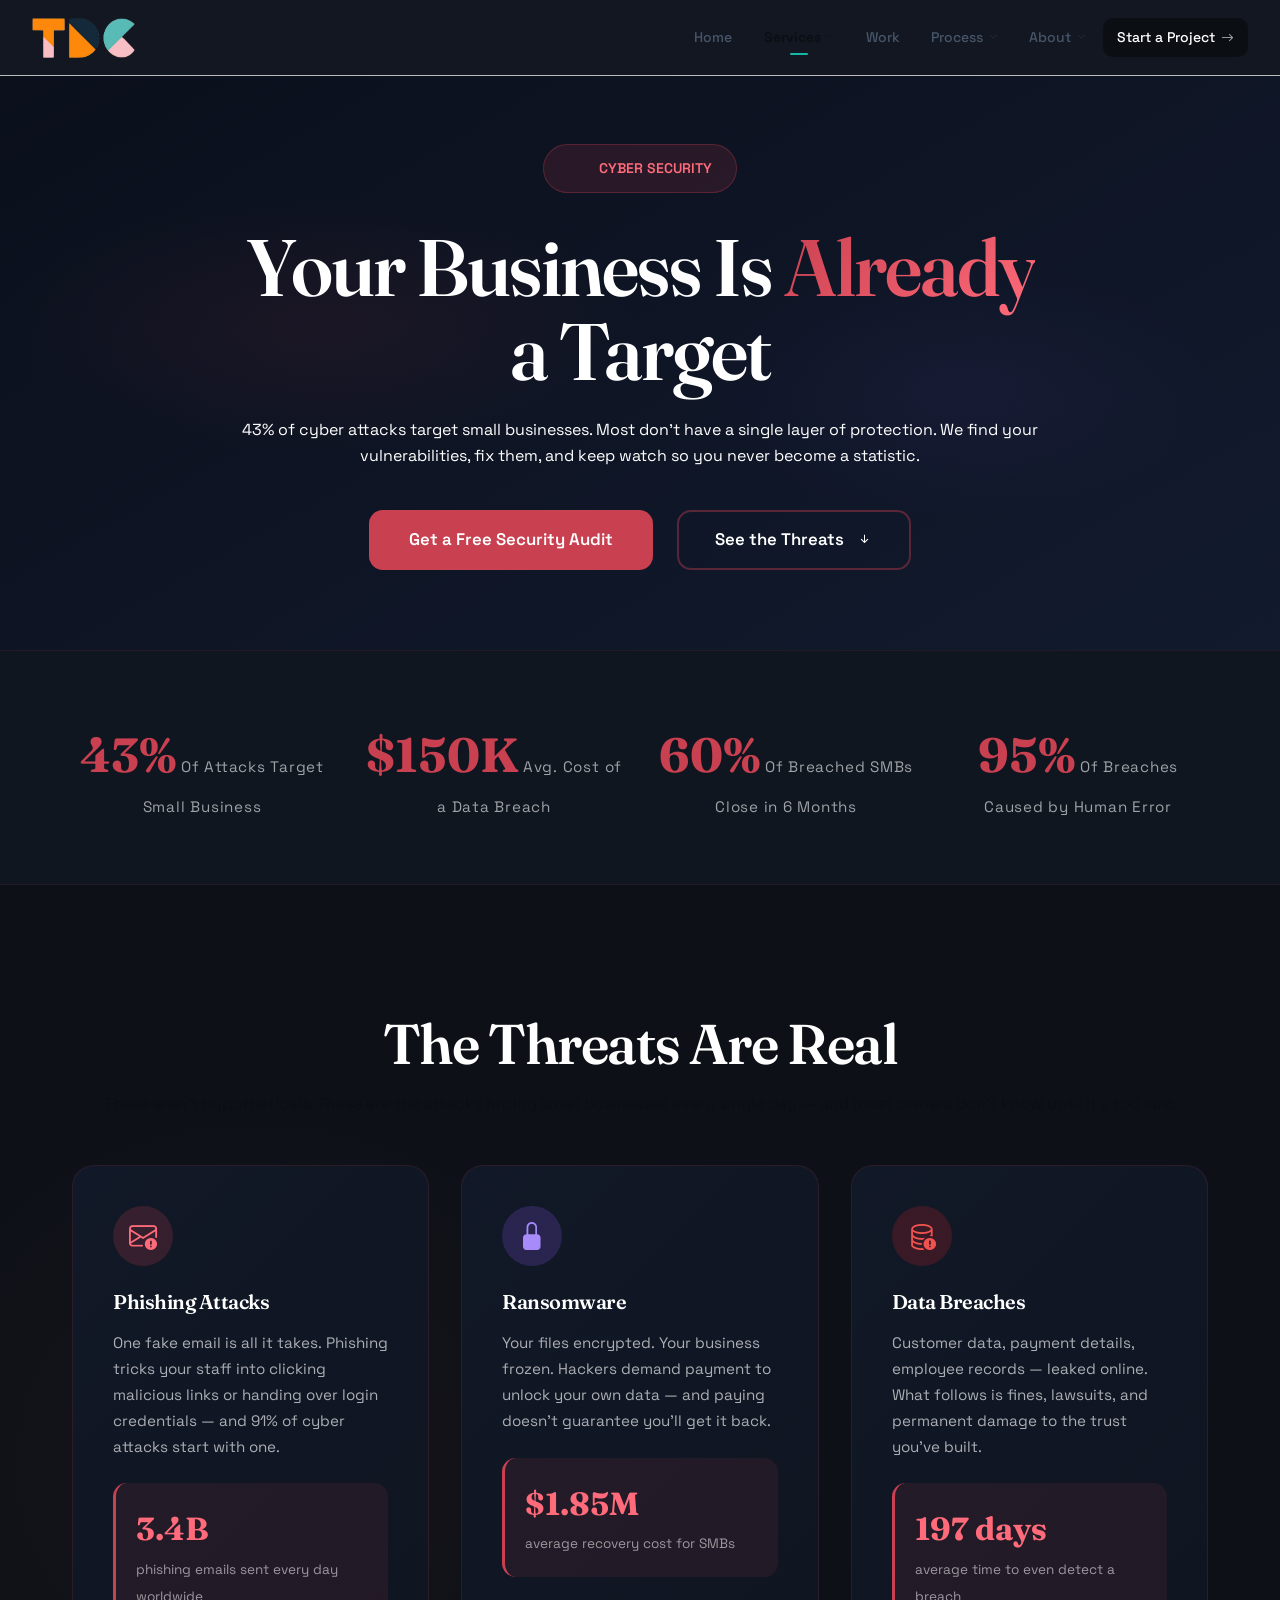
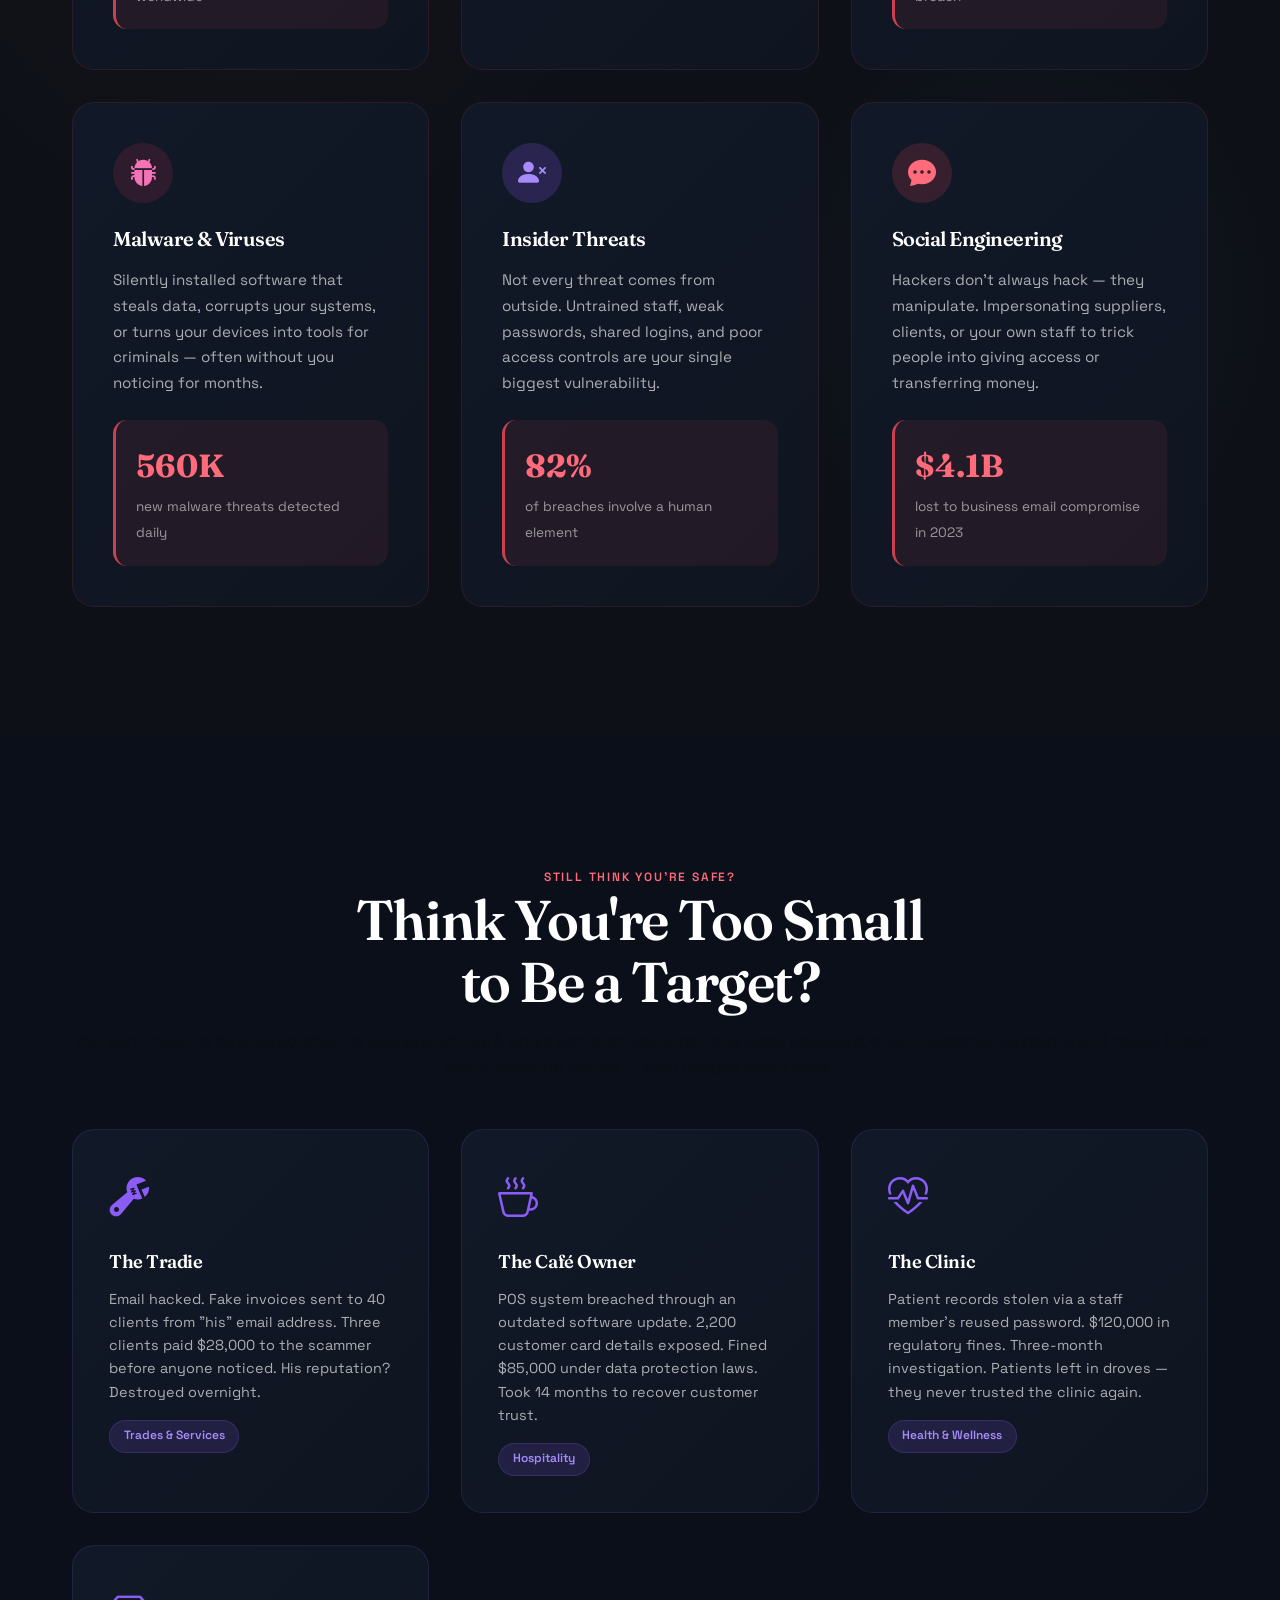
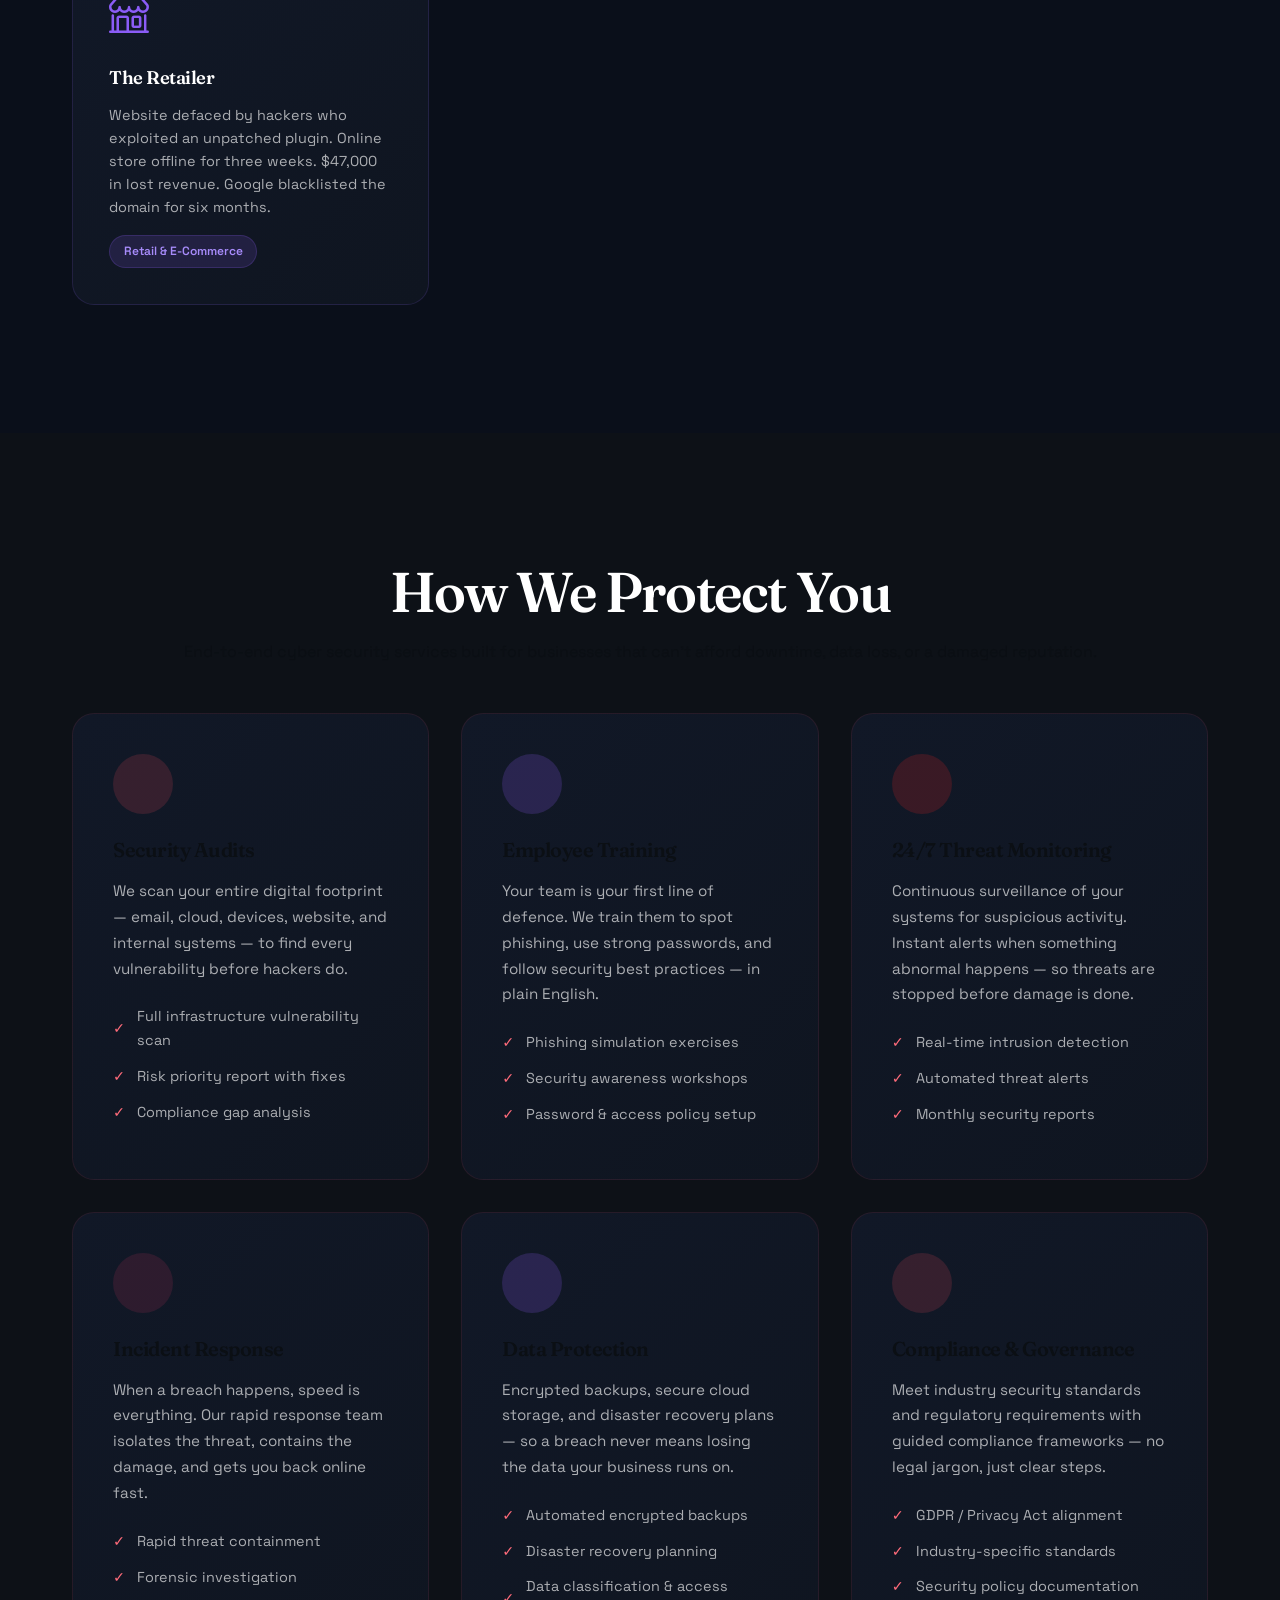
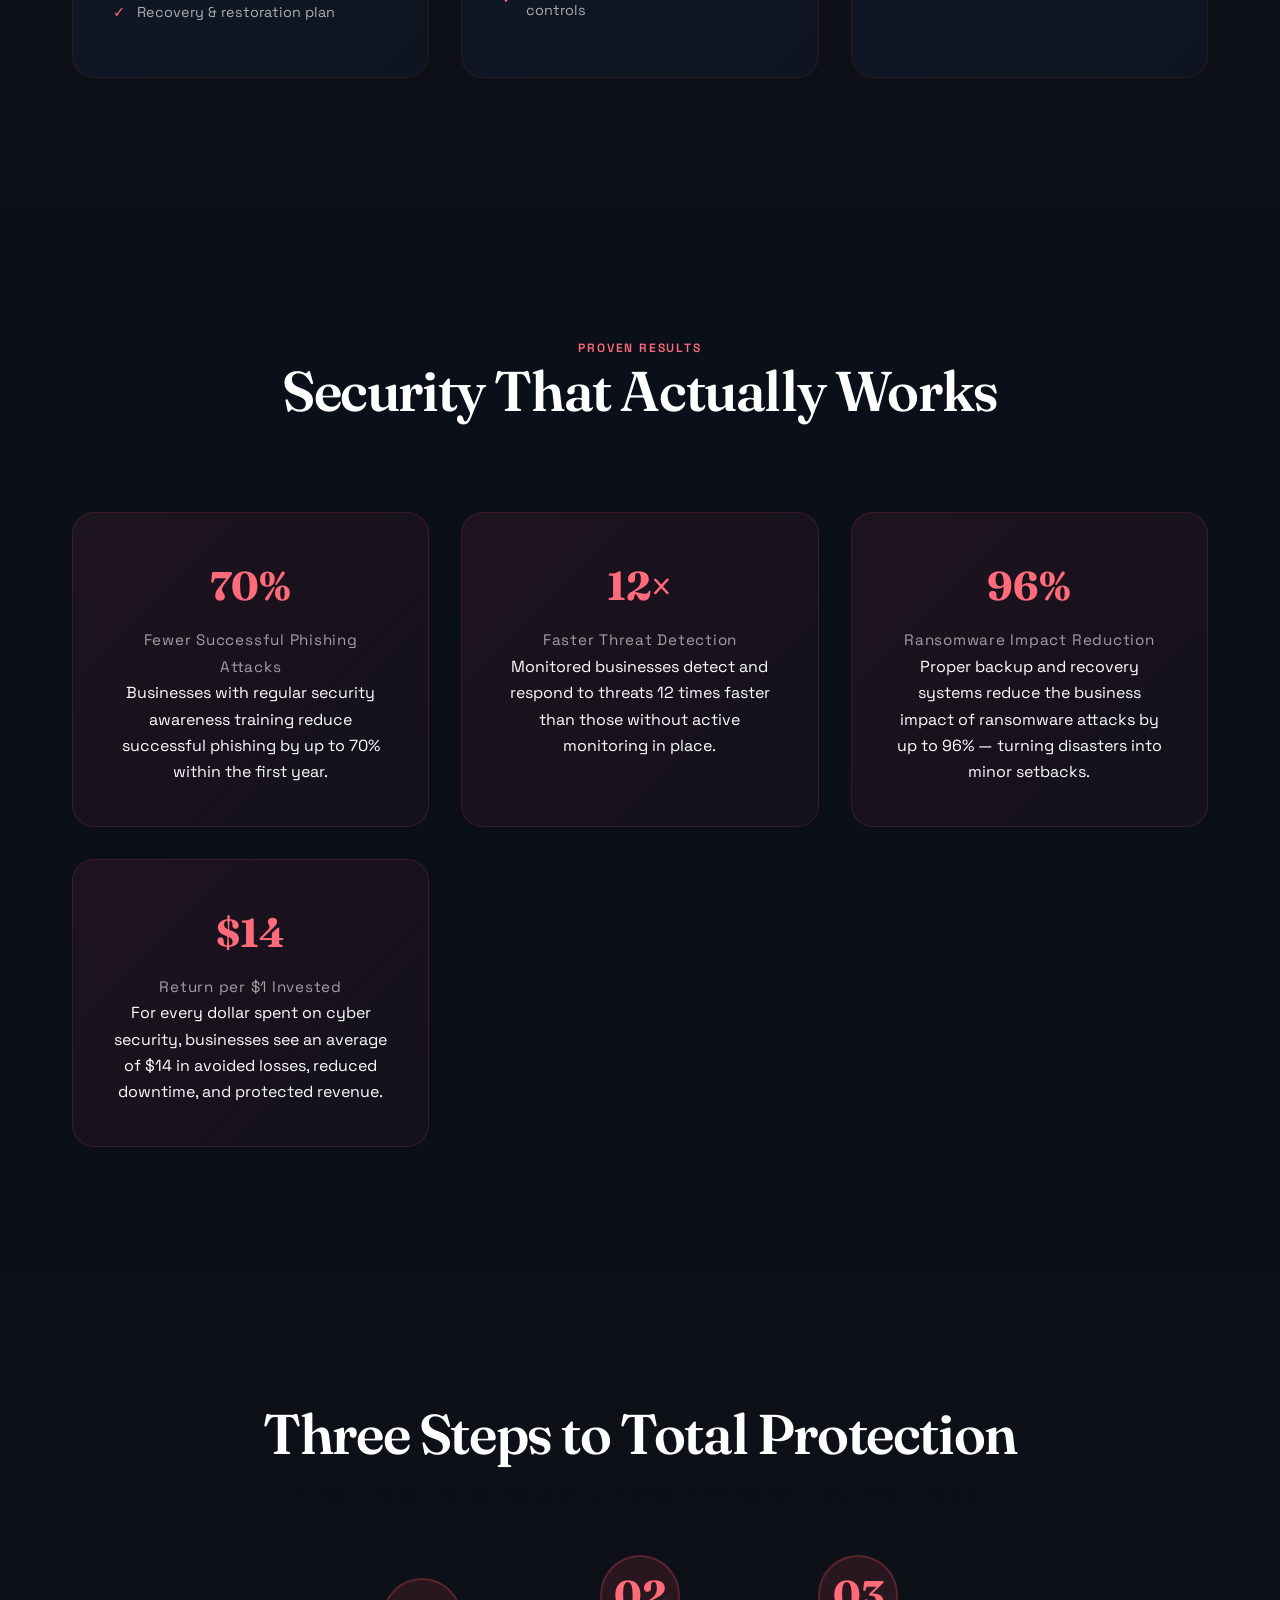
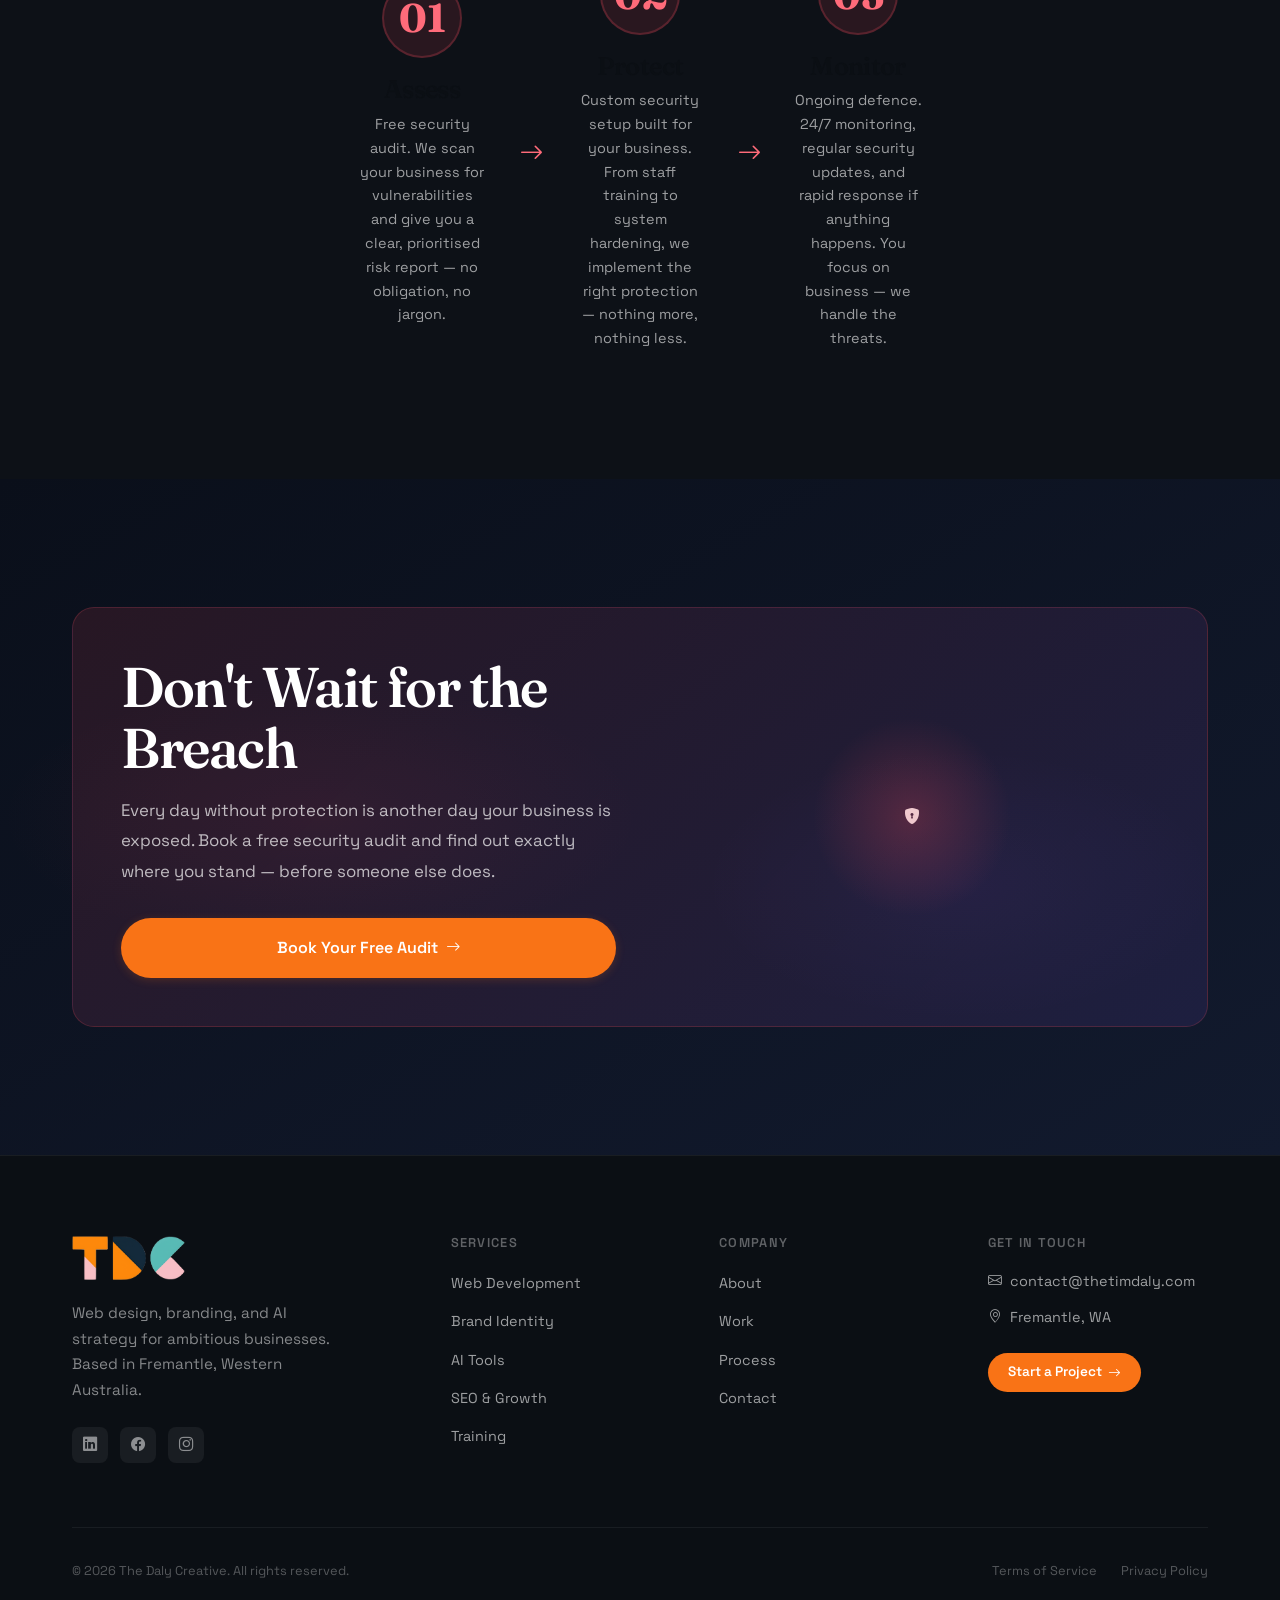
<file: cyber-security.html>
<!DOCTYPE html>
<html lang="en">

<head>
	<meta charset="UTF-8" />
	<meta name="viewport" content="width=device-width, initial-scale=1.0" />
	<title>Cyber Security | The Daly Creative</title>
	<meta name="description"
		content="Protect your small business from cyber threats. Security audits, employee training, threat monitoring, and incident response — built for businesses that can't afford to be caught off guard." />

	<!-- ===== FAVICON ===== -->
	<link rel="icon" type="image/png" href="images/icons/icon-x256.png" />

	<!-- ===== STYLESHEETS ===== -->
	<link rel="stylesheet" href="styles.css" />
	<link rel="stylesheet" href="https://cdn.jsdelivr.net/npm/bootstrap-icons@1.11.3/font/bootstrap-icons.min.css" />
	<!-- Flaticon UICONS -->
	<link rel="stylesheet"
		href="https://cdn-uicons.flaticon.com/2.6.0/uicons-regular-rounded/css/uicons-regular-rounded.css" />
	<link rel="stylesheet"
		href="https://cdn-uicons.flaticon.com/2.6.0/uicons-solid-rounded/css/uicons-solid-rounded.css" />

	<!-- ===== LORDICON ===== -->
	<script src="https://cdn.lordicon.com/lordicon.js"></script>

</head>

<body class="cyber-page">
	<!-- ===== NAVIGATION ===== -->
	<nav>
		<div class="nav-container">
			<a href="index.html" class="logo">
				<img src="images/icons/logo-1300x507.png" alt="The Daly Creative" height="42" />
			</a>

			<input type="checkbox" id="nav-toggle" class="nav-toggle" />
			<label for="nav-toggle" class="nav-toggle-label" aria-label="Toggle navigation">
				<span></span><span></span><span></span>
			</label>

			<ul class="nav-links">
				<li data-color="orange">
					<a href="index.html">Home</a>
				</li>
				<li class="nav-has-dropdown" data-color="teal">
					<a href="services.html" class="active">
						Services <i class="bi bi-chevron-down nav-chevron"></i>
					</a>
					<div class="nav-dropdown">
						<div class="nav-dropdown-grid">
							<a href="services.html#web-dev" class="nav-dropdown-card">
								<i class="fi fi-rr-browser nav-dropdown-icon"></i>
								<div><strong>Web Development</strong><span>Fast, beautiful, conversion-ready sites</span></div>
							</a>
							<a href="services.html#brand-identity" class="nav-dropdown-card">
								<i class="fi fi-rr-palette nav-dropdown-icon"></i>
								<div><strong>Brand Identity</strong><span>Logos, guidelines, visual systems</span></div>
							</a>
							<a href="services.html#seo" class="nav-dropdown-card">
								<i class="fi fi-rr-chart-line-up nav-dropdown-icon"></i>
								<div><strong>SEO & Growth</strong><span>Get found, get leads, grow</span></div>
							</a>
							<a href="services.html#ai-strategy" class="nav-dropdown-card">
								<i class="fi fi-rr-brain nav-dropdown-icon"></i>
								<div><strong>AI Strategy</strong><span>Smart automation for real workflows</span></div>
							</a>
							<div class="nav-dropdown-divider"></div>
							<a href="ai-tools.html" class="nav-dropdown-card nav-dropdown-card--dark">
								<i class="fi fi-rr-robot nav-dropdown-icon"></i>
								<div><strong>AI Tools & Automation</strong><span>Custom agents, chatbots, workflow systems</span></div>
							</a>
							<a href="cyber-security.html" class="nav-dropdown-card nav-dropdown-card--maroon">
								<i class="fi fi-rr-shield-check nav-dropdown-icon"></i>
								<div><strong>Cyber Security</strong><span>Protection, audits, and compliance</span></div>
							</a>
						</div>
					</div>
				</li>
				<li data-color="purple"><a href="work.html">Work</a></li>
				<li class="nav-has-dropdown" data-color="amber">
					<a href="process.html">
						Process <i class="bi bi-chevron-down nav-chevron"></i>
					</a>
					<div class="nav-dropdown">
						<div class="nav-dropdown-grid">
							<a href="process.html#discover" class="nav-dropdown-card">
								<i class="fi fi-rr-search nav-dropdown-icon"></i>
								<div><strong>01 Discover</strong><span>Research, goals, and strategy</span></div>
							</a>
							<a href="process.html#design" class="nav-dropdown-card">
								<i class="fi fi-rr-interrogation nav-dropdown-icon"></i>
								<div><strong>02 Design</strong><span>Wireframes, UI, and branding</span></div>
							</a>
							<a href="process.html#build" class="nav-dropdown-card">
								<i class="fi fi-rr-code-simple nav-dropdown-icon"></i>
								<div><strong>03 Build</strong><span>Development and optimization</span></div>
							</a>
							<a href="process.html#launch" class="nav-dropdown-card">
								<i class="fi fi-rr-rocket-lunch nav-dropdown-icon"></i>
								<div><strong>04 Launch</strong><span>Deployment and growth</span></div>
							</a>
						</div>
					</div>
				</li>
				<li class="nav-has-dropdown" data-color="blue">
					<a href="about.html">
						About <i class="bi bi-chevron-down nav-chevron"></i>
					</a>
					<div class="nav-dropdown">
						<div class="nav-dropdown-grid">
							<a href="about.html#the-founder" class="nav-dropdown-card">
								<i class="fi fi-rr-user nav-dropdown-icon"></i>
								<div><strong>The Founder</strong><span>Meet Tim Daly</span></div>
							</a>
							<a href="about.html#values" class="nav-dropdown-card">
								<i class="fi fi-rr-heart nav-dropdown-icon"></i>
								<div><strong>Values</strong><span>What drives the creative work</span></div>
							</a>
						</div>
					</div>
				</li>
				<li><a href="contact.html" class="nav-cta">Start a Project <i class="bi bi-arrow-right nav-icon"></i></a></li>
			</ul>

			<div class="nav-overlay" onclick="document.getElementById('nav-toggle').checked = false"></div>
		</div>
	</nav>


	<!-- ========================================
			 SECTION 1 — HERO
			 ======================================== -->
	<section class="cy-hero">
		<div class="cy-hero-bg"></div>

		<div class="cy-hero-content">
			<div class="cy-hero-badge">
				<lord-icon src="https://cdn.lordicon.com/dicvhxpz.json" trigger="loop" delay="2000"
					colors="primary:#c94050,secondary:#c94050" style="width: 22px; height: 22px"></lord-icon>
				CYBER SECURITY
			</div>

			<h1>
				Your Business Is
				<span class="cy-hero-accent">Already</span> a Target
			</h1>

			<p>
				43% of cyber attacks target small businesses. Most don't
				have a single layer of protection. We find your
				vulnerabilities, fix them, and keep watch so you never
				become a statistic.
			</p>

			<div class="cy-hero-actions">
				<a href="contact.html" class="cta-button cy-cta-primary">
					Get a Free Security Audit
				</a>
				<a href="#cy-threats" class="cta-button cy-cta-secondary">
					See the Threats
					<i class="bi bi-arrow-down-short"></i>
				</a>
			</div>
		</div>

		<div class="cy-hero-icon">
			<lord-icon src="https://cdn.lordicon.com/dicvhxpz.json" trigger="loop" delay="3000"
				colors="primary:#c94050,secondary:#8b5cf6" style="width: 180px; height: 180px"></lord-icon>
		</div>
	</section>

	<!-- ========================================
			 SECTION 2 — STATS STRIP
			 ======================================== -->
	<section class="cy-stats-strip">
		<div class="container">
			<div class="cy-stats-grid">
				<div class="cy-stat cy-animate-on-scroll">
					<span class="cy-stat-number">43%</span>
					<span class="cy-stat-label">Of Attacks Target Small Business</span>
				</div>
				<div class="cy-stat cy-animate-on-scroll">
					<span class="cy-stat-number">$150K</span>
					<span class="cy-stat-label">Avg. Cost of a Data Breach</span>
				</div>
				<div class="cy-stat cy-animate-on-scroll">
					<span class="cy-stat-number">60%</span>
					<span class="cy-stat-label">Of Breached SMBs Close in 6 Months</span>
				</div>
				<div class="cy-stat cy-animate-on-scroll">
					<span class="cy-stat-number">95%</span>
					<span class="cy-stat-label">Of Breaches Caused by Human Error</span>
				</div>
			</div>
		</div>
	</section>

	<!-- ========================================
			 SECTION 3 — THREAT LANDSCAPE
			 ======================================== -->
	<section class="cy-threats-section" id="cy-threats">
		<div class="container">
			<div class="cy-section-header">
				<h2>The Threats Are Real</h2>
				<p>
					These aren't hypotheticals. These are the attacks
					hitting small businesses every single day — and most
					owners don't know until it's too late.
				</p>
			</div>

			<div class="cy-threats-grid">
				<!-- Phishing -->
				<div class="cy-threat-card cy-animate-on-scroll">
					<div class="cy-card-icon cy-icon-red">
						<i class="bi bi-envelope-exclamation"></i>
					</div>
					<h3>Phishing Attacks</h3>
					<p>
						One fake email is all it takes. Phishing tricks
						your staff into clicking malicious links or
						handing over login credentials — and 91% of
						cyber attacks start with one.
					</p>
					<div class="cy-threat-stat">
						<span class="cy-threat-number">3.4B</span>
						<span class="cy-threat-context">phishing emails sent every day worldwide</span>
					</div>
				</div>

				<!-- Ransomware -->
				<div class="cy-threat-card cy-animate-on-scroll">
					<div class="cy-card-icon cy-icon-purple">
						<i class="bi bi-lock-fill"></i>
					</div>
					<h3>Ransomware</h3>
					<p>
						Your files encrypted. Your business frozen.
						Hackers demand payment to unlock your own data —
						and paying doesn't guarantee you'll get it back.
					</p>
					<div class="cy-threat-stat">
						<span class="cy-threat-number">$1.85M</span>
						<span class="cy-threat-context">average recovery cost for SMBs</span>
					</div>
				</div>

				<!-- Data Breaches -->
				<div class="cy-threat-card cy-animate-on-scroll">
					<div class="cy-card-icon cy-icon-crimson">
						<i class="bi bi-database-exclamation"></i>
					</div>
					<h3>Data Breaches</h3>
					<p>
						Customer data, payment details, employee records
						— leaked online. What follows is fines, lawsuits,
						and permanent damage to the trust you've built.
					</p>
					<div class="cy-threat-stat">
						<span class="cy-threat-number">197 days</span>
						<span class="cy-threat-context">average time to even detect a breach</span>
					</div>
				</div>

				<!-- Malware -->
				<div class="cy-threat-card cy-animate-on-scroll">
					<div class="cy-card-icon cy-icon-maroon">
						<i class="bi bi-bug-fill"></i>
					</div>
					<h3>Malware &amp; Viruses</h3>
					<p>
						Silently installed software that steals data,
						corrupts your systems, or turns your devices
						into tools for criminals — often without you
						noticing for months.
					</p>
					<div class="cy-threat-stat">
						<span class="cy-threat-number">560K</span>
						<span class="cy-threat-context">new malware threats detected daily</span>
					</div>
				</div>

				<!-- Insider Threats -->
				<div class="cy-threat-card cy-animate-on-scroll">
					<div class="cy-card-icon cy-icon-purple">
						<i class="bi bi-person-x-fill"></i>
					</div>
					<h3>Insider Threats</h3>
					<p>
						Not every threat comes from outside. Untrained
						staff, weak passwords, shared logins, and poor
						access controls are your single biggest
						vulnerability.
					</p>
					<div class="cy-threat-stat">
						<span class="cy-threat-number">82%</span>
						<span class="cy-threat-context">of breaches involve a human element</span>
					</div>
				</div>

				<!-- Social Engineering -->
				<div class="cy-threat-card cy-animate-on-scroll">
					<div class="cy-card-icon cy-icon-red">
						<i class="bi bi-chat-dots-fill"></i>
					</div>
					<h3>Social Engineering</h3>
					<p>
						Hackers don't always hack — they manipulate.
						Impersonating suppliers, clients, or your own
						staff to trick people into giving access or
						transferring money.
					</p>
					<div class="cy-threat-stat">
						<span class="cy-threat-number">$4.1B</span>
						<span class="cy-threat-context">lost to business email compromise in 2023</span>
					</div>
				</div>
			</div>
		</div>
	</section>

	<!-- ========================================
			 SECTION 4 — RELATABLE SCENARIOS
			 ======================================== -->
	<section class="cy-scenarios-section">
		<div class="container">
			<div class="cy-section-header">
				<span class="cy-section-tag">STILL THINK YOU'RE SAFE?</span>
				<h2>
					Think You're Too Small<br />
					to Be a Target?
				</h2>
				<p>
					You don't need to be a corporation to lose everything.
					A single compromised email, one weak password, or an
					unpatched system is all it takes. These aren't
					made-up stories — they happen every week.
				</p>
			</div>

			<div class="cy-scenarios-grid">
				<div class="cy-scenario cy-animate-on-scroll">
					<div class="cy-scenario-icon">
						<i class="bi bi-wrench-adjustable"></i>
					</div>
					<h4>The Tradie</h4>
					<p>
						Email hacked. Fake invoices sent to 40 clients
						from "his" email address. Three clients paid
						$28,000 to the scammer before anyone noticed.
						His reputation? Destroyed overnight.
					</p>
					<span class="cy-scenario-industry">Trades &amp; Services</span>
				</div>

				<div class="cy-scenario cy-animate-on-scroll">
					<div class="cy-scenario-icon">
						<i class="bi bi-cup-hot"></i>
					</div>
					<h4>The Caf&eacute; Owner</h4>
					<p>
						POS system breached through an outdated software
						update. 2,200 customer card details exposed.
						Fined $85,000 under data protection laws. Took
						14 months to recover customer trust.
					</p>
					<span class="cy-scenario-industry">Hospitality</span>
				</div>

				<div class="cy-scenario cy-animate-on-scroll">
					<div class="cy-scenario-icon">
						<i class="bi bi-heart-pulse"></i>
					</div>
					<h4>The Clinic</h4>
					<p>
						Patient records stolen via a staff member's
						reused password. $120,000 in regulatory fines.
						Three-month investigation. Patients left in
						droves — they never trusted the clinic again.
					</p>
					<span class="cy-scenario-industry">Health &amp; Wellness</span>
				</div>

				<div class="cy-scenario cy-animate-on-scroll">
					<div class="cy-scenario-icon">
						<i class="bi bi-shop"></i>
					</div>
					<h4>The Retailer</h4>
					<p>
						Website defaced by hackers who exploited an
						unpatched plugin. Online store offline for three
						weeks. $47,000 in lost revenue. Google blacklisted
						the domain for six months.
					</p>
					<span class="cy-scenario-industry">Retail &amp; E&#8209;Commerce</span>
				</div>
			</div>
		</div>
	</section>

	<!-- ========================================
			 SECTION 5 — SERVICES GRID
			 ======================================== -->
	<section class="cy-services-section" id="cy-services">
		<div class="container">
			<div class="cy-section-header">
				<h2>How We Protect You</h2>
				<p>
					End-to-end cyber security services built for
					businesses that can't afford downtime, data loss,
					or a damaged reputation.
				</p>
			</div>

			<div class="cy-services-grid">
				<!-- Security Audits -->
				<div class="cy-service-card cy-animate-on-scroll">
					<div class="cy-card-icon cy-icon-red">
						<lord-icon src="https://cdn.lordicon.com/usownftb.json" trigger="hover"
							colors="primary:#c94050,secondary:#c94050" style="width: 32px; height: 32px"></lord-icon>
					</div>
					<h3>Security Audits</h3>
					<p>
						We scan your entire digital footprint — email,
						cloud, devices, website, and internal systems —
						to find every vulnerability before hackers do.
					</p>
					<ul class="cy-card-features">
						<li>Full infrastructure vulnerability scan</li>
						<li>Risk priority report with fixes</li>
						<li>Compliance gap analysis</li>
					</ul>
				</div>

				<!-- Employee Training -->
				<div class="cy-service-card cy-animate-on-scroll">
					<div class="cy-card-icon cy-icon-purple">
						<lord-icon src="https://cdn.lordicon.com/dqxvvqzi.json" trigger="hover"
							colors="primary:#8b5cf6,secondary:#8b5cf6" style="width: 32px; height: 32px"></lord-icon>
					</div>
					<h3>Employee Training</h3>
					<p>
						Your team is your first line of defence. We train
						them to spot phishing, use strong passwords,
						and follow security best practices — in
						plain English.
					</p>
					<ul class="cy-card-features">
						<li>Phishing simulation exercises</li>
						<li>Security awareness workshops</li>
						<li>Password &amp; access policy setup</li>
					</ul>
				</div>

				<!-- Threat Monitoring -->
				<div class="cy-service-card cy-animate-on-scroll">
					<div class="cy-card-icon cy-icon-crimson">
						<lord-icon src="https://cdn.lordicon.com/lznlxhbr.json" trigger="hover"
							colors="primary:#e05260,secondary:#e05260" style="width: 32px; height: 32px"></lord-icon>
					</div>
					<h3>24/7 Threat Monitoring</h3>
					<p>
						Continuous surveillance of your systems for
						suspicious activity. Instant alerts when something
						abnormal happens — so threats are stopped before
						damage is done.
					</p>
					<ul class="cy-card-features">
						<li>Real-time intrusion detection</li>
						<li>Automated threat alerts</li>
						<li>Monthly security reports</li>
					</ul>
				</div>

				<!-- Incident Response -->
				<div class="cy-service-card cy-animate-on-scroll">
					<div class="cy-card-icon cy-icon-maroon">
						<lord-icon src="https://cdn.lordicon.com/vkfbiyra.json" trigger="hover"
							colors="primary:#a03050,secondary:#a03050" style="width: 32px; height: 32px"></lord-icon>
					</div>
					<h3>Incident Response</h3>
					<p>
						When a breach happens, speed is everything. Our
						rapid response team isolates the threat,
						contains the damage, and gets you back online
						fast.
					</p>
					<ul class="cy-card-features">
						<li>Rapid threat containment</li>
						<li>Forensic investigation</li>
						<li>Recovery &amp; restoration plan</li>
					</ul>
				</div>

				<!-- Data Protection -->
				<div class="cy-service-card cy-animate-on-scroll">
					<div class="cy-card-icon cy-icon-purple">
						<lord-icon src="https://cdn.lordicon.com/jdalicnn.json" trigger="hover"
							colors="primary:#8b5cf6,secondary:#8b5cf6" style="width: 32px; height: 32px"></lord-icon>
					</div>
					<h3>Data Protection</h3>
					<p>
						Encrypted backups, secure cloud storage, and
						disaster recovery plans — so a breach never
						means losing the data your business runs on.
					</p>
					<ul class="cy-card-features">
						<li>Automated encrypted backups</li>
						<li>Disaster recovery planning</li>
						<li>Data classification &amp; access controls</li>
					</ul>
				</div>

				<!-- Compliance -->
				<div class="cy-service-card cy-animate-on-scroll">
					<div class="cy-card-icon cy-icon-red">
						<lord-icon src="https://cdn.lordicon.com/nocovwne.json" trigger="hover"
							colors="primary:#c94050,secondary:#c94050" style="width: 32px; height: 32px"></lord-icon>
					</div>
					<h3>Compliance &amp; Governance</h3>
					<p>
						Meet industry security standards and regulatory
						requirements with guided compliance frameworks
						— no legal jargon, just clear steps.
					</p>
					<ul class="cy-card-features">
						<li>GDPR / Privacy Act alignment</li>
						<li>Industry-specific standards</li>
						<li>Security policy documentation</li>
					</ul>
				</div>
			</div>
		</div>
	</section>

	<!-- ========================================
			 SECTION 6 — IMPACT / RESULTS
			 ======================================== -->
	<section class="cy-impact-section">
		<div class="container">
			<div class="cy-section-header">
				<span class="cy-section-tag">PROVEN RESULTS</span>
				<h2>Security That Actually Works</h2>
				<p>
					Businesses that invest in cyber security don't just
					avoid disasters — they grow faster, win more
					contracts, and sleep better at night.
				</p>
			</div>

			<div class="cy-impact-grid">
				<div class="cy-impact-card cy-animate-on-scroll">
					<span class="cy-impact-number">70%</span>
					<span class="cy-impact-label">Fewer Successful Phishing Attacks</span>
					<p>
						Businesses with regular security awareness
						training reduce successful phishing by up to 70%
						within the first year.
					</p>
				</div>

				<div class="cy-impact-card cy-animate-on-scroll">
					<span class="cy-impact-number">12&times;</span>
					<span class="cy-impact-label">Faster Threat Detection</span>
					<p>
						Monitored businesses detect and respond to
						threats 12 times faster than those without
						active monitoring in place.
					</p>
				</div>

				<div class="cy-impact-card cy-animate-on-scroll">
					<span class="cy-impact-number">96%</span>
					<span class="cy-impact-label">Ransomware Impact Reduction</span>
					<p>
						Proper backup and recovery systems reduce the
						business impact of ransomware attacks by up to
						96% — turning disasters into minor setbacks.
					</p>
				</div>

				<div class="cy-impact-card cy-animate-on-scroll">
					<span class="cy-impact-number">$14</span>
					<span class="cy-impact-label">Return per $1 Invested</span>
					<p>
						For every dollar spent on cyber security,
						businesses see an average of $14 in avoided
						losses, reduced downtime, and protected revenue.
					</p>
				</div>
			</div>
		</div>
	</section>

	<!-- ========================================
			 SECTION 7 — PROCESS
			 ======================================== -->
	<section class="cy-process-section">
		<div class="container">
			<div class="cy-section-header">
				<h2>Three Steps to Total Protection</h2>
				<p>
					A clear, no-jargon process that gets your business
					protected fast — and keeps it that way.
				</p>
			</div>

			<div class="cy-process-grid">
				<div class="cy-process-step cy-animate-on-scroll">
					<span class="cy-step-number">01</span>
					<h3>Assess</h3>
					<p>
						Free security audit. We scan your business for
						vulnerabilities and give you a clear, prioritised
						risk report — no obligation, no jargon.
					</p>
				</div>

				<div class="cy-process-connector">
					<i class="bi bi-arrow-right"></i>
				</div>

				<div class="cy-process-step cy-animate-on-scroll">
					<span class="cy-step-number">02</span>
					<h3>Protect</h3>
					<p>
						Custom security setup built for your business.
						From staff training to system hardening, we
						implement the right protection — nothing more,
						nothing less.
					</p>
				</div>

				<div class="cy-process-connector">
					<i class="bi bi-arrow-right"></i>
				</div>

				<div class="cy-process-step cy-animate-on-scroll">
					<span class="cy-step-number">03</span>
					<h3>Monitor</h3>
					<p>
						Ongoing defence. 24/7 monitoring, regular security
						updates, and rapid response if anything happens.
						You focus on business — we handle the threats.
					</p>
				</div>
			</div>
		</div>
	</section>

	<!-- ========================================
			 SECTION 8 — FINAL CTA
			 ======================================== -->
	<section class="cy-cta-section">
		<div class="container">
			<div class="cy-cta-card">
				<div class="cy-cta-content">
					<h2>Don't Wait for the Breach</h2>
					<p>
						Every day without protection is another day your
						business is exposed. Book a free security audit
						and find out exactly where you stand — before
						someone else does.
					</p>
					<a href="contact.html" class="btn btn--accent btn--lg">
						Book Your Free Audit
						<i class="bi bi-arrow-right"></i>
					</a>
				</div>
				<div class="cy-cta-visual">
					<div class="cy-cta-glow"></div>
					<i class="bi bi-shield-lock-fill"></i>
				</div>
			</div>
		</div>
	</section>

	<!-- ===== FOOTER ===== -->
	<footer class="site-footer">
		<div class="container">
			<div class="footer-grid">
				<!-- Brand Column -->
				<div class="footer-brand">
					<a href="index.html">
						<img src="images/icons/logo-1300x507.png" alt="The Daly Creative" style="height: 44px; width: auto; margin-bottom: 1.25rem;" />
					</a>
					<p>
						Web design, branding, and AI strategy for ambitious businesses.
						Based in Fremantle, Western Australia.
					</p>
					<div class="footer-socials">
						<a href="https://www.linkedin.com/in/thetimdaly/" target="_blank" rel="noopener noreferrer"
							class="footer-social-link" aria-label="LinkedIn">
							<i class="bi bi-linkedin"></i>
						</a>
						<a href="https://www.facebook.com/thedalycreative/" target="_blank" rel="noopener noreferrer"
							class="footer-social-link" aria-label="Facebook">
							<i class="bi bi-facebook"></i>
						</a>
						<a href="https://www.instagram.com/thedalycreative/" target="_blank" rel="noopener noreferrer"
							class="footer-social-link" aria-label="Instagram">
							<i class="bi bi-instagram"></i>
						</a>
					</div>
				</div>

				<!-- Services Column -->
				<div>
					<h4 class="footer-heading">Services</h4>
					<ul class="footer-links">
						<li><a href="services.html#web-dev">Web Development</a></li>
						<li><a href="services.html#brand-identity">Brand Identity</a></li>
						<li><a href="ai-tools.html">AI Tools</a></li>
						<li><a href="services.html#seo">SEO & Growth</a></li>
						<li><a href="services.html#training">Training</a></li>
					</ul>
				</div>

				<!-- Company Column -->
				<div>
					<h4 class="footer-heading">Company</h4>
					<ul class="footer-links">
						<li><a href="about.html">About</a></li>
						<li><a href="work.html">Work</a></li>
						<li><a href="process.html">Process</a></li>
						<li><a href="contact.html">Contact</a></li>
					</ul>
				</div>

				<!-- Get in Touch Column -->
				<div>
					<h4 class="footer-heading">Get in Touch</h4>
					<ul class="footer-links">
						<li>
							<a href="mailto:contact@thetimdaly.com" class="footer-contact-item">
								<i class="bi bi-envelope"></i> contact@thetimdaly.com
							</a>
						</li>
						<li>
							<span class="footer-contact-item">
								<i class="bi bi-geo-alt"></i> Fremantle, WA
							</span>
						</li>
					</ul>
					<a href="contact.html" class="footer-cta">
						Start a Project <i class="bi bi-arrow-right"></i>
					</a>
				</div>
			</div>

			<div class="footer-bottom">
				<p class="footer-copyright">&copy; 2026 The Daly Creative. All rights reserved.</p>
				<div class="footer-legal">
					<a href="terms.html">Terms of Service</a>
					<a href="privacy.html">Privacy Policy</a>
				</div>
			</div>
		</div>
	</footer>

	<script>
		// Navbar scroll
		const nav = document.querySelector("nav");
		window.addEventListener("scroll", () => {
			nav.classList.toggle("nav--scrolled", window.scrollY > 40);
		}, { passive: true });

		// Scroll reveal (Base)
		const revealObserver = new IntersectionObserver((entries) => {
			entries.forEach(entry => {
				if (entry.isIntersecting) {
					entry.target.classList.add("visible");
					revealObserver.unobserve(entry.target);
				}
			});
		}, { threshold: 0.08, rootMargin: "0px 0px -60px 0px" });
		document.querySelectorAll(".reveal, .reveal-scale, .reveal-left, .reveal-right").forEach(el => revealObserver.observe(el));

		// Cyber-specific animations
		const cyberObserver = new IntersectionObserver((entries) => {
			entries.forEach(entry => {
				if (entry.isIntersecting) {
					entry.target.classList.add("cy-animated");
					cyberObserver.unobserve(entry.target);
				}
			});
		}, { threshold: 0.15, rootMargin: "0px 0px -40px 0px" });
		document.querySelectorAll(".cy-threat-card, .cy-service-card, .cy-scenario, .cy-stat, .cy-process-step, .cy-impact-card").forEach(el => cyberObserver.observe(el));

		// Mobile nav close
		document.querySelectorAll(".nav-links a").forEach(link => {
			link.addEventListener("click", () => { document.getElementById("nav-toggle").checked = false; });
		});

		// Smooth anchor scroll
		document.querySelectorAll('a[href^="#"]').forEach(anchor => {
			anchor.addEventListener("click", function(e) {
				const target = document.querySelector(this.getAttribute("href"));
				if (target) { e.preventDefault(); target.scrollIntoView({ behavior: "smooth" }); }
			});
		});

		// Magnetic button effect
		if (window.matchMedia("(min-width: 768px) and (hover: hover)").matches) {
			document.querySelectorAll(".btn--accent, .nav-cta, .footer-cta, .cy-cta-primary").forEach(btn => {
				btn.addEventListener("mousemove", function(e) {
					const rect = this.getBoundingClientRect();
					const x = e.clientX - rect.left - rect.width / 2;
					const y = e.clientY - rect.top - rect.height / 2;
					this.style.transform = `translateY(-3px) translate(${x * 0.12}px, ${y * 0.12}px)`;
				});
				btn.addEventListener("mouseleave", function() {
					this.style.transform = "";
				});
			});
		}
	</script>
</body>

</html>
</file>
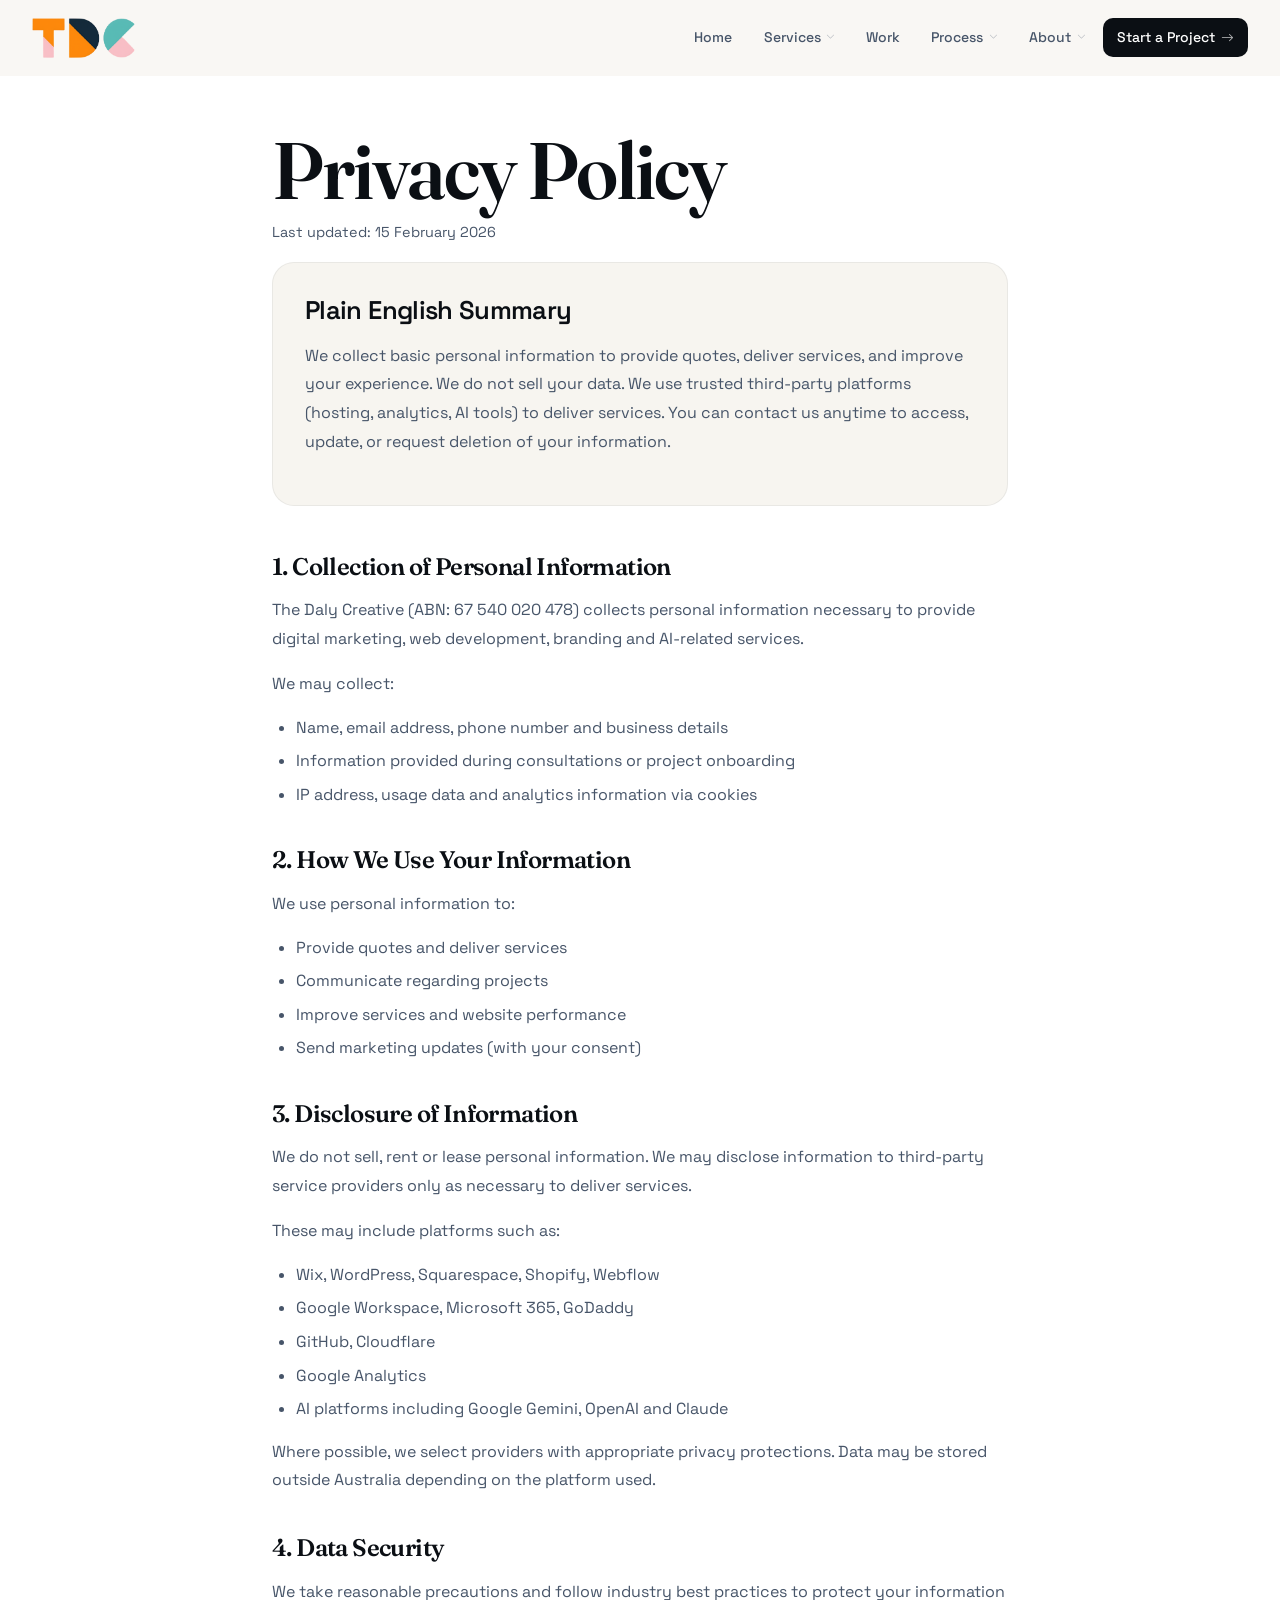
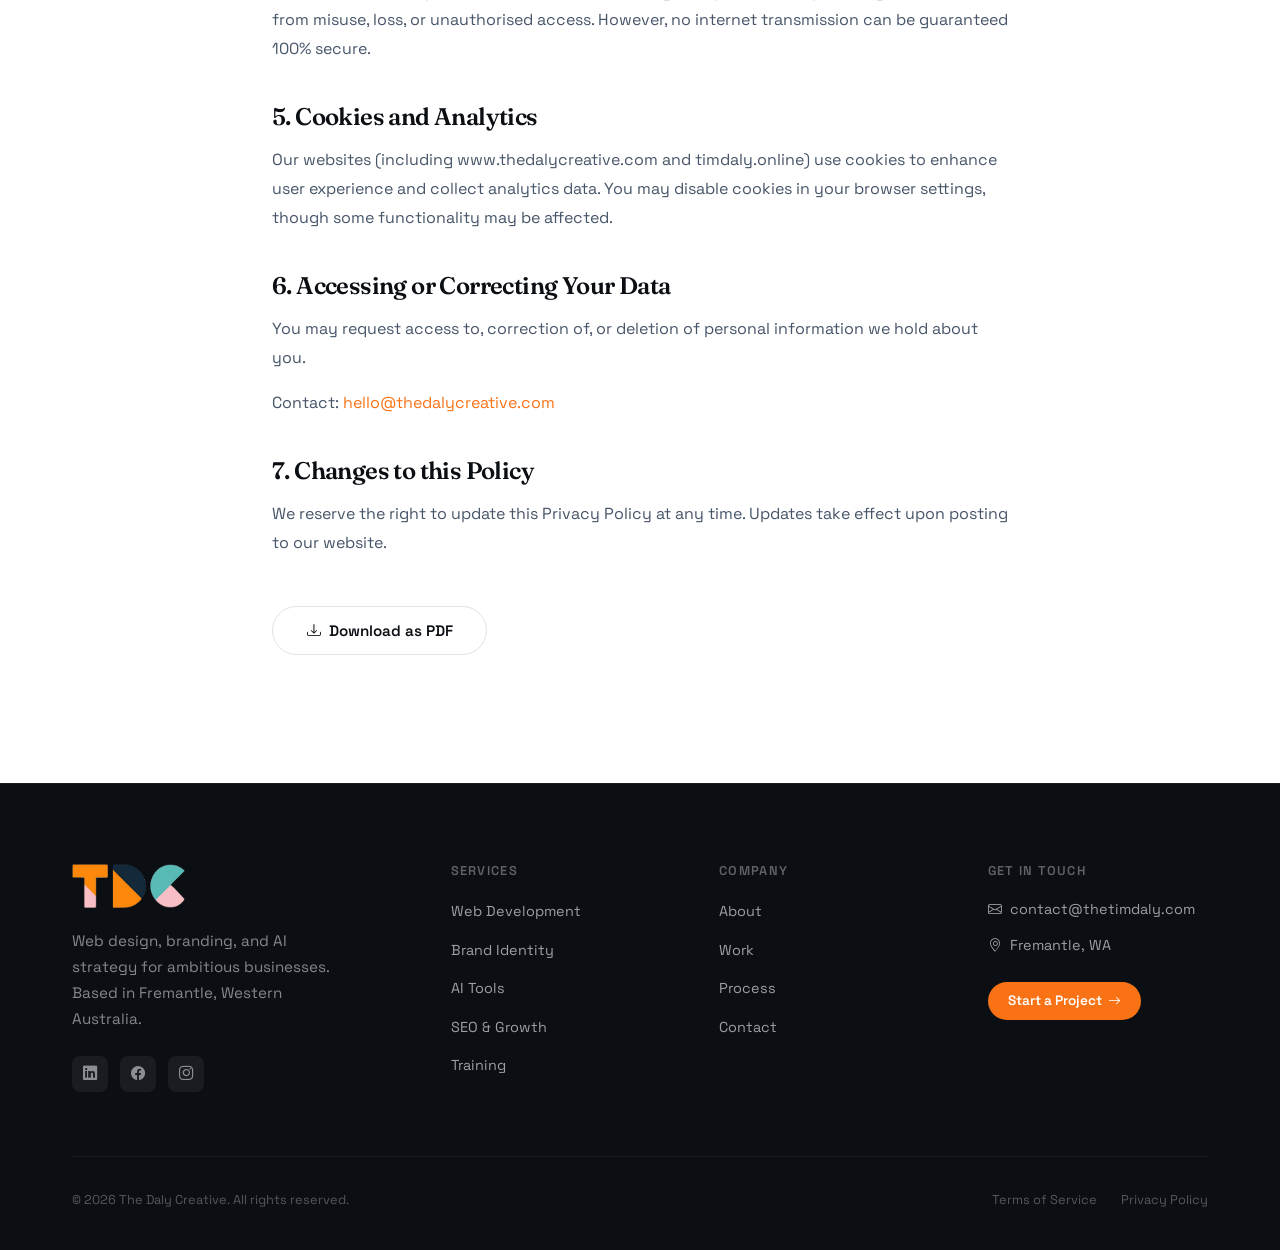
<file: privacy.html>
<!doctype html>
<html lang="en">

<head>
	<meta charset="UTF-8" />
	<meta name="viewport" content="width=device-width, initial-scale=1.0" />
	<title>Privacy Policy | The Daly Creative</title>
	<meta name="description"
		content="Privacy Policy for The Daly Creative. Learn how we collect, use, and protect your personal information." />
	<link rel="icon" type="image/png" href="images/icons/icon-x256.png" />

	<link rel="stylesheet" href="https://cdn.jsdelivr.net/npm/bootstrap-icons@1.11.3/font/bootstrap-icons.min.css" />
	<link rel="stylesheet"
		href="https://cdn-uicons.flaticon.com/2.6.0/uicons-regular-rounded/css/uicons-regular-rounded.css" />
	<link rel="stylesheet"
		href="https://cdn-uicons.flaticon.com/2.6.0/uicons-solid-rounded/css/uicons-solid-rounded.css" />
	<link rel="stylesheet" href="styles.css" />
</head>

<body class="legal-page">
	<!-- ===== NAVIGATION ===== -->
	<!-- ===== NAVIGATION ===== -->
	<nav>
		<div class="nav-container">
			<a href="index.html" class="logo">
				<img src="images/icons/logo-1300x507.png" alt="The Daly Creative" height="42" />
			</a>

			<input type="checkbox" id="nav-toggle" class="nav-toggle" />
			<label for="nav-toggle" class="nav-toggle-label" aria-label="Toggle navigation">
				<span></span><span></span><span></span>
			</label>

			<ul class="nav-links">
				<li data-color="orange">
					<a href="index.html">Home</a>
				</li>
				<li class="nav-has-dropdown" data-color="teal">
					<a href="services.html">
						Services <i class="bi bi-chevron-down nav-chevron"></i>
					</a>
					<div class="nav-dropdown">
						<div class="nav-dropdown-grid">
							<a href="services.html#web-dev" class="nav-dropdown-card">
								<i class="fi fi-rr-browser nav-dropdown-icon"></i>
								<div><strong>Web Development</strong><span>Fast, beautiful, conversion-ready sites</span></div>
							</a>
							<a href="services.html#brand-identity" class="nav-dropdown-card">
								<i class="fi fi-rr-palette nav-dropdown-icon"></i>
								<div><strong>Brand Identity</strong><span>Logos, guidelines, visual systems</span></div>
							</a>
							<a href="services.html#seo" class="nav-dropdown-card">
								<i class="fi fi-rr-chart-line-up nav-dropdown-icon"></i>
								<div><strong>SEO & Growth</strong><span>Get found, get leads, grow</span></div>
							</a>
							<a href="services.html#ai-strategy" class="nav-dropdown-card">
								<i class="fi fi-rr-brain nav-dropdown-icon"></i>
								<div><strong>AI Strategy</strong><span>Smart automation for real workflows</span></div>
							</a>
							<div class="nav-dropdown-divider"></div>
							<a href="ai-tools.html" class="nav-dropdown-card nav-dropdown-card--dark">
								<i class="fi fi-rr-robot nav-dropdown-icon"></i>
								<div><strong>AI Tools & Automation</strong><span>Custom agents, chatbots, workflow systems</span></div>
							</a>
							<a href="cyber-security.html" class="nav-dropdown-card nav-dropdown-card--maroon">
								<i class="fi fi-rr-shield-check nav-dropdown-icon"></i>
								<div><strong>Cyber Security</strong><span>Protection, audits, and compliance</span></div>
							</a>
						</div>
					</div>
				</li>
				<li data-color="purple"><a href="work.html">Work</a></li>
				<li class="nav-has-dropdown" data-color="amber">
					<a href="process.html">
						Process <i class="bi bi-chevron-down nav-chevron"></i>
					</a>
					<div class="nav-dropdown">
						<div class="nav-dropdown-grid">
							<a href="process.html#discover" class="nav-dropdown-card">
								<i class="fi fi-rr-search nav-dropdown-icon"></i>
								<div><strong>01 Discover</strong><span>Research, goals, and strategy</span></div>
							</a>
							<a href="process.html#design" class="nav-dropdown-card">
								<i class="fi fi-rr-interrogation nav-dropdown-icon"></i>
								<div><strong>02 Design</strong><span>Wireframes, UI, and branding</span></div>
							</a>
							<a href="process.html#build" class="nav-dropdown-card">
								<i class="fi fi-rr-code-simple nav-dropdown-icon"></i>
								<div><strong>03 Build</strong><span>Development and optimization</span></div>
							</a>
							<a href="process.html#launch" class="nav-dropdown-card">
								<i class="fi fi-rr-rocket-lunch nav-dropdown-icon"></i>
								<div><strong>04 Launch</strong><span>Deployment and growth</span></div>
							</a>
						</div>
					</div>
				</li>
				<li class="nav-has-dropdown" data-color="blue">
					<a href="about.html">
						About <i class="bi bi-chevron-down nav-chevron"></i>
					</a>
					<div class="nav-dropdown">
						<div class="nav-dropdown-grid">
							<a href="about.html#the-founder" class="nav-dropdown-card">
								<i class="fi fi-rr-user nav-dropdown-icon"></i>
								<div><strong>The Founder</strong><span>Meet Tim Daly</span></div>
							</a>
							<a href="about.html#values" class="nav-dropdown-card">
								<i class="fi fi-rr-heart nav-dropdown-icon"></i>
								<div><strong>Values</strong><span>What drives the creative work</span></div>
							</a>
						</div>
					</div>
				</li>
				<li><a href="contact.html" class="nav-cta">Start a Project <i class="bi bi-arrow-right nav-icon"></i></a></li>
			</ul>

			<div class="nav-overlay" onclick="document.getElementById('nav-toggle').checked = false"></div>
		</div>
	</nav>


	<!-- ===== CONTENT ===== -->
	<div class="legal-content">
		<h1>Privacy Policy</h1>
		<p class="legal-date">Last updated: 15 February 2026</p>

		<div class="legal-summary">
			<h3>Plain English Summary</h3>
			<p>
				We collect basic personal information to provide quotes, deliver services,
				and improve your experience. We do not sell your data. We use trusted
				third-party platforms (hosting, analytics, AI tools) to deliver services.
				You can contact us anytime to access, update, or request deletion of your
				information.
			</p>
		</div>

		<h2>1. Collection of Personal Information</h2>
		<p>
			The Daly Creative (ABN: 67 540 020 478) collects personal information
			necessary to provide digital marketing, web development, branding and
			AI-related services.
		</p>
		<p>We may collect:</p>
		<ul>
			<li>Name, email address, phone number and business details</li>
			<li>Information provided during consultations or project onboarding</li>
			<li>IP address, usage data and analytics information via cookies</li>
		</ul>

		<h2>2. How We Use Your Information</h2>
		<p>We use personal information to:</p>
		<ul>
			<li>Provide quotes and deliver services</li>
			<li>Communicate regarding projects</li>
			<li>Improve services and website performance</li>
			<li>Send marketing updates (with your consent)</li>
		</ul>

		<h2>3. Disclosure of Information</h2>
		<p>
			We do not sell, rent or lease personal information. We may disclose
			information to third-party service providers only as necessary to deliver
			services.
		</p>
		<p>These may include platforms such as:</p>
		<ul>
			<li>Wix, WordPress, Squarespace, Shopify, Webflow</li>
			<li>Google Workspace, Microsoft 365, GoDaddy</li>
			<li>GitHub, Cloudflare</li>
			<li>Google Analytics</li>
			<li>AI platforms including Google Gemini, OpenAI and Claude</li>
		</ul>
		<p>
			Where possible, we select providers with appropriate privacy protections.
			Data may be stored outside Australia depending on the platform used.
		</p>

		<h2>4. Data Security</h2>
		<p>
			We take reasonable precautions and follow industry best practices to protect
			your information from misuse, loss, or unauthorised access. However, no
			internet transmission can be guaranteed 100% secure.
		</p>

		<h2>5. Cookies and Analytics</h2>
		<p>
			Our websites (including www.thedalycreative.com and timdaly.online) use
			cookies to enhance user experience and collect analytics data. You may
			disable cookies in your browser settings, though some functionality may be
			affected.
		</p>

		<h2>6. Accessing or Correcting Your Data</h2>
		<p>
			You may request access to, correction of, or deletion of personal
			information we hold about you.
		</p>
		<p>Contact: <a href="mailto:hello@thedalycreative.com" style="color: var(--orange);">hello@thedalycreative.com</a></p>

		<h2>7. Changes to this Policy</h2>
		<p>
			We reserve the right to update this Privacy Policy at any time. Updates take
			effect upon posting to our website.
		</p>

		<button class="btn btn--ghost" onclick="window.print()" style="margin-top: 2rem;">
			<i class="bi bi-download"></i> Download as PDF
		</button>
	</div>

	<!-- ===== FOOTER ===== -->
	<footer class="site-footer">
		<div class="container">
			<div class="footer-grid">
				<!-- Brand Column -->
				<div class="footer-brand">
					<a href="index.html">
						<img src="images/icons/logo-1300x507.png" alt="The Daly Creative" style="height: 44px; width: auto; margin-bottom: 1.25rem;" />
					</a>
					<p>
						Web design, branding, and AI strategy for ambitious businesses.
						Based in Fremantle, Western Australia.
					</p>
					<div class="footer-socials">
						<a href="https://www.linkedin.com/in/thetimdaly/" target="_blank" rel="noopener noreferrer"
							class="footer-social-link" aria-label="LinkedIn">
							<i class="bi bi-linkedin"></i>
						</a>
						<a href="https://www.facebook.com/thedalycreative/" target="_blank" rel="noopener noreferrer"
							class="footer-social-link" aria-label="Facebook">
							<i class="bi bi-facebook"></i>
						</a>
						<a href="https://www.instagram.com/thedalycreative/" target="_blank" rel="noopener noreferrer"
							class="footer-social-link" aria-label="Instagram">
							<i class="bi bi-instagram"></i>
						</a>
					</div>
				</div>

				<!-- Services Column -->
				<div>
					<h4 class="footer-heading">Services</h4>
					<ul class="footer-links">
						<li><a href="services.html#web-dev">Web Development</a></li>
						<li><a href="services.html#brand-identity">Brand Identity</a></li>
						<li><a href="ai-tools.html">AI Tools</a></li>
						<li><a href="services.html#seo">SEO & Growth</a></li>
						<li><a href="services.html#training">Training</a></li>
					</ul>
				</div>

				<!-- Company Column -->
				<div>
					<h4 class="footer-heading">Company</h4>
					<ul class="footer-links">
						<li><a href="about.html">About</a></li>
						<li><a href="work.html">Work</a></li>
						<li><a href="process.html">Process</a></li>
						<li><a href="contact.html">Contact</a></li>
					</ul>
				</div>

				<!-- Get in Touch Column -->
				<div>
					<h4 class="footer-heading">Get in Touch</h4>
					<ul class="footer-links">
						<li>
							<a href="mailto:contact@thetimdaly.com" class="footer-contact-item">
								<i class="bi bi-envelope"></i> contact@thetimdaly.com
							</a>
						</li>
						<li>
							<span class="footer-contact-item">
								<i class="bi bi-geo-alt"></i> Fremantle, WA
							</span>
						</li>
					</ul>
					<a href="contact.html" class="footer-cta">
						Start a Project <i class="bi bi-arrow-right"></i>
					</a>
				</div>
			</div>

			<div class="footer-bottom">
				<p class="footer-copyright">&copy; 2026 The Daly Creative. All rights reserved.</p>
				<div class="footer-legal">
					<a href="terms.html">Terms of Service</a>
					<a href="privacy.html">Privacy Policy</a>
				</div>
			</div>
		</div>
	</footer>

	<script>
		// Navbar scroll
		const nav = document.querySelector("nav");
		window.addEventListener("scroll", () => {
			nav.classList.toggle("nav--scrolled", window.scrollY > 40);
		}, { passive: true });

		// Scroll reveal
		const revealObserver = new IntersectionObserver((entries) => {
			entries.forEach(entry => {
				if (entry.isIntersecting) {
					entry.target.classList.add("visible");
					revealObserver.unobserve(entry.target);
				}
			});
		}, { threshold: 0.08, rootMargin: "0px 0px -60px 0px" });
		document.querySelectorAll(".reveal, .reveal-scale, .reveal-left, .reveal-right").forEach(el => revealObserver.observe(el));

		// Mobile nav close
		document.querySelectorAll(".nav-links a").forEach(link => {
			link.addEventListener("click", () => { document.getElementById("nav-toggle").checked = false; });
		});

		// Magnetic button effect
		if (window.matchMedia("(min-width: 768px) and (hover: hover)").matches) {
			document.querySelectorAll(".btn--accent, .nav-cta, .footer-cta").forEach(btn => {
				btn.addEventListener("mousemove", function(e) {
					const rect = this.getBoundingClientRect();
					const x = e.clientX - rect.left - rect.width / 2;
					const y = e.clientY - rect.top - rect.height / 2;
					this.style.transform = `translateY(-3px) translate(${x * 0.12}px, ${y * 0.12}px)`;
				});
				btn.addEventListener("mouseleave", function() {
					this.style.transform = "";
				});
			});
		}
	</script>
</body>

</html>
</file>
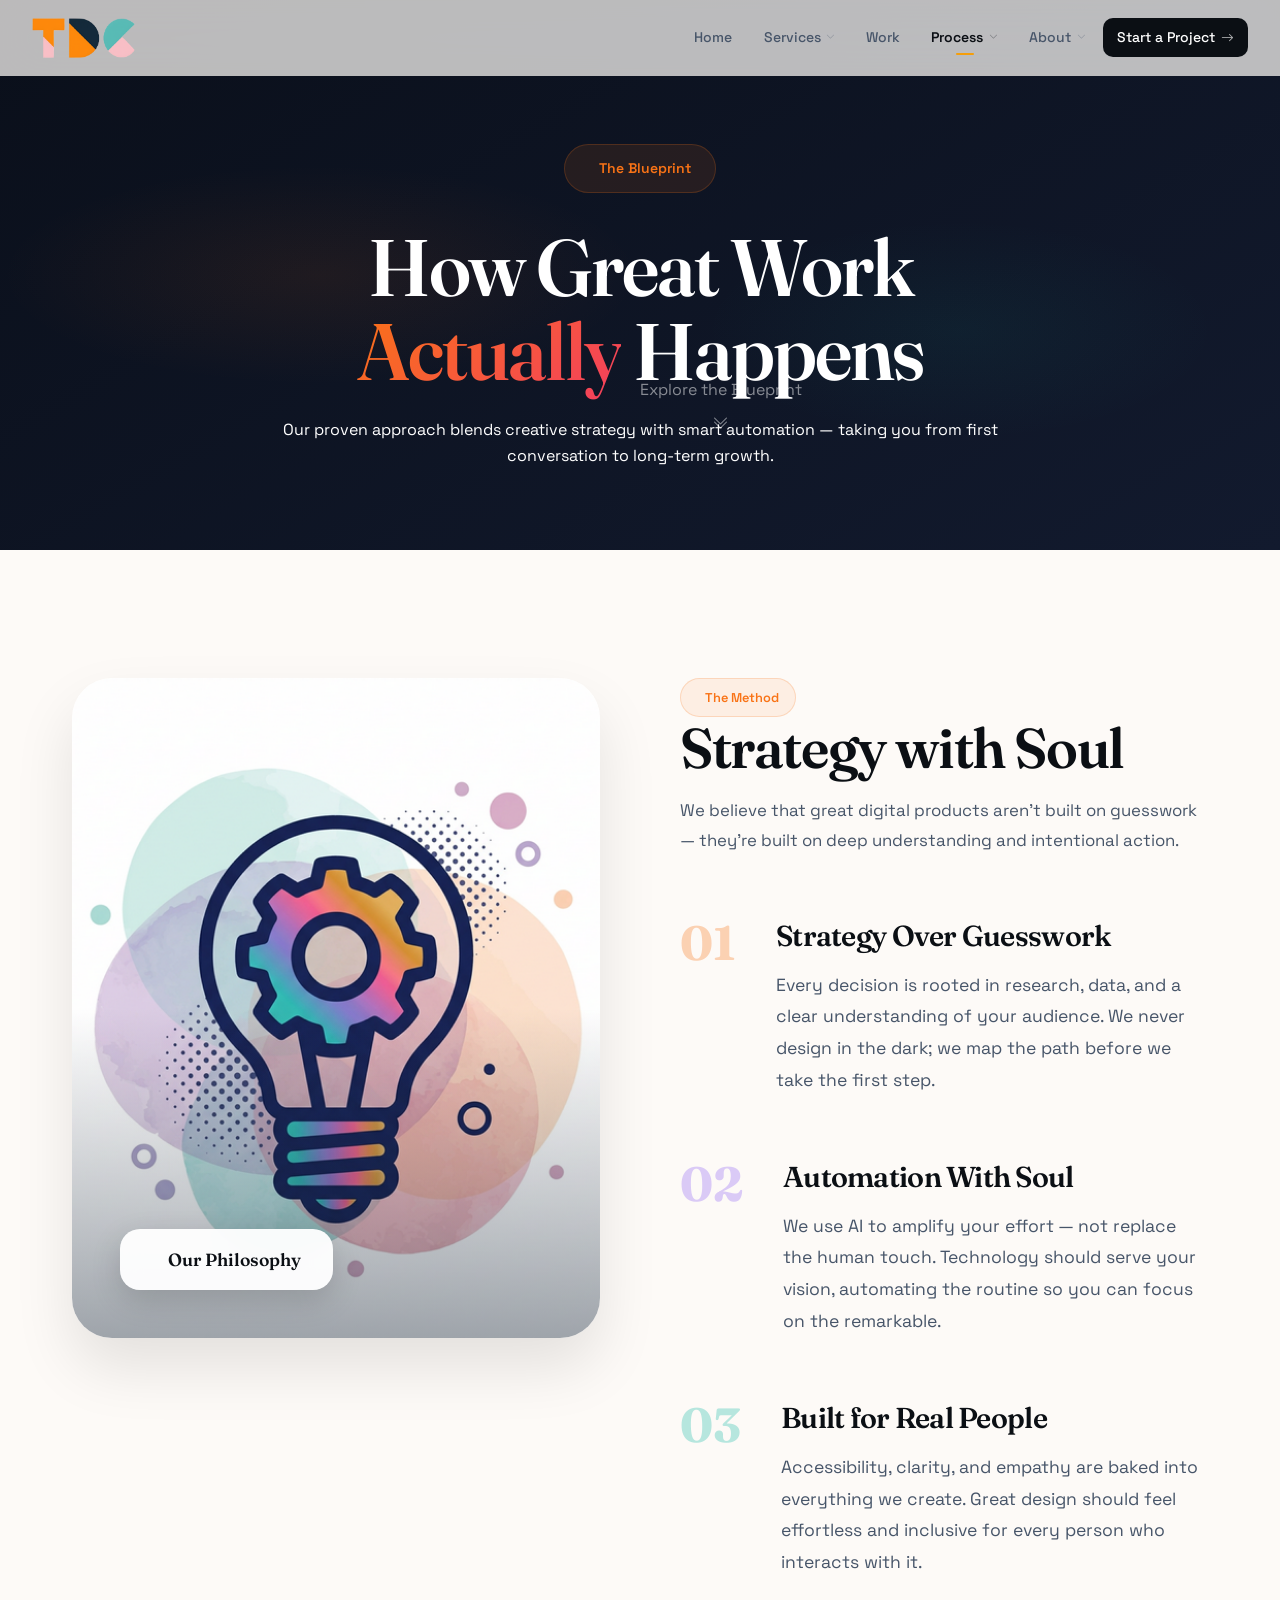
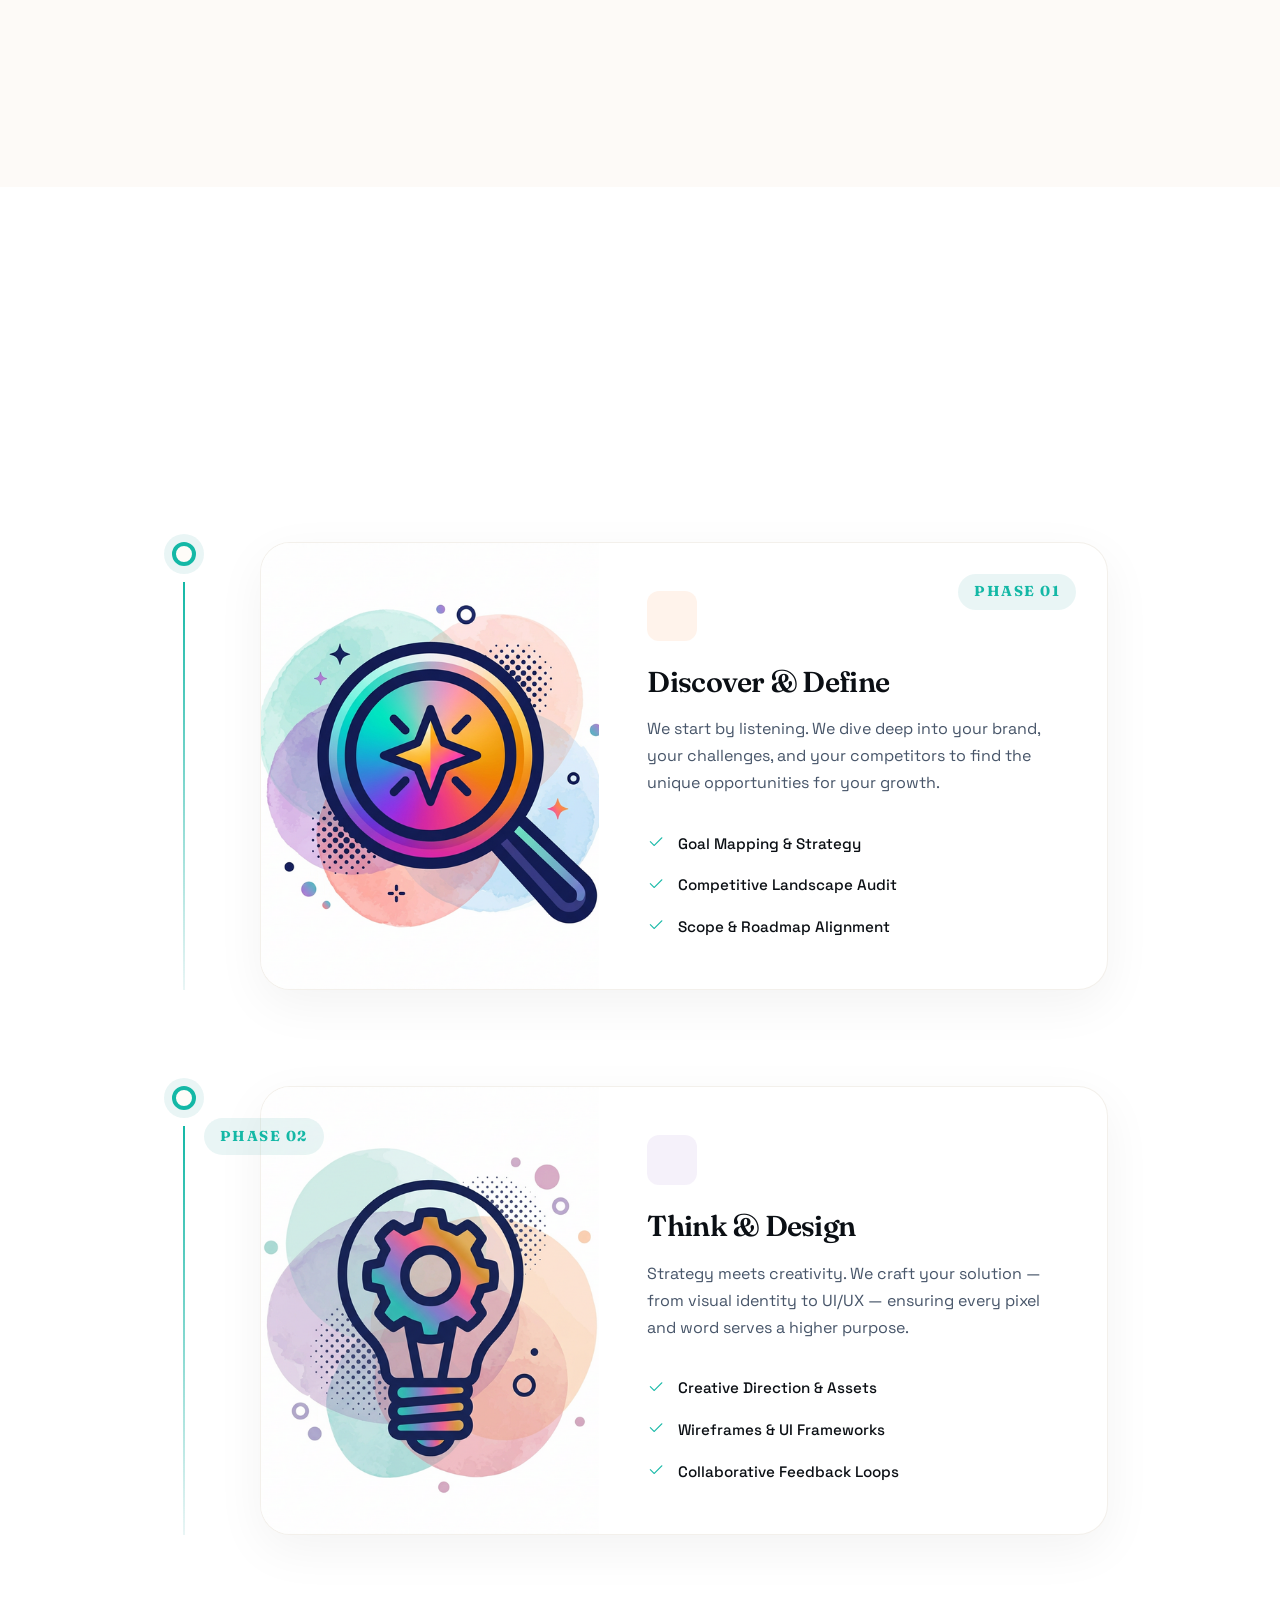
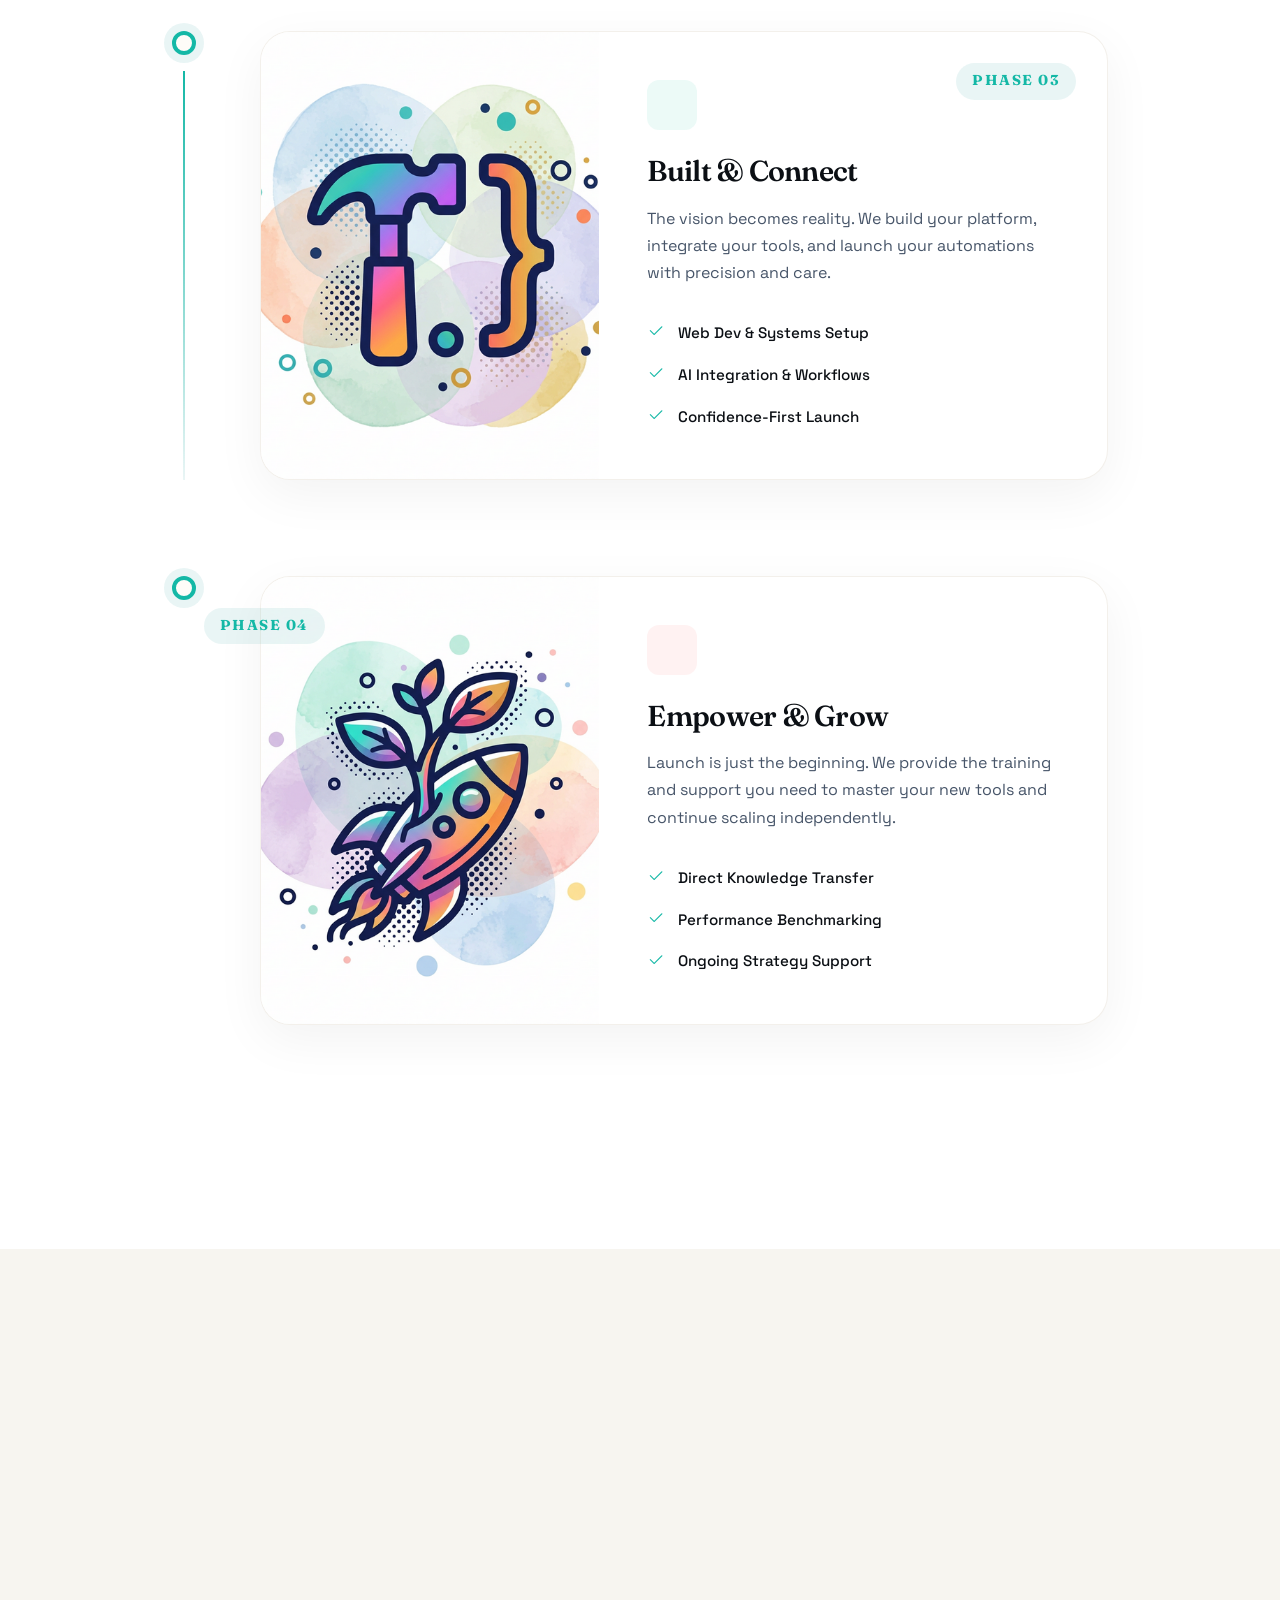
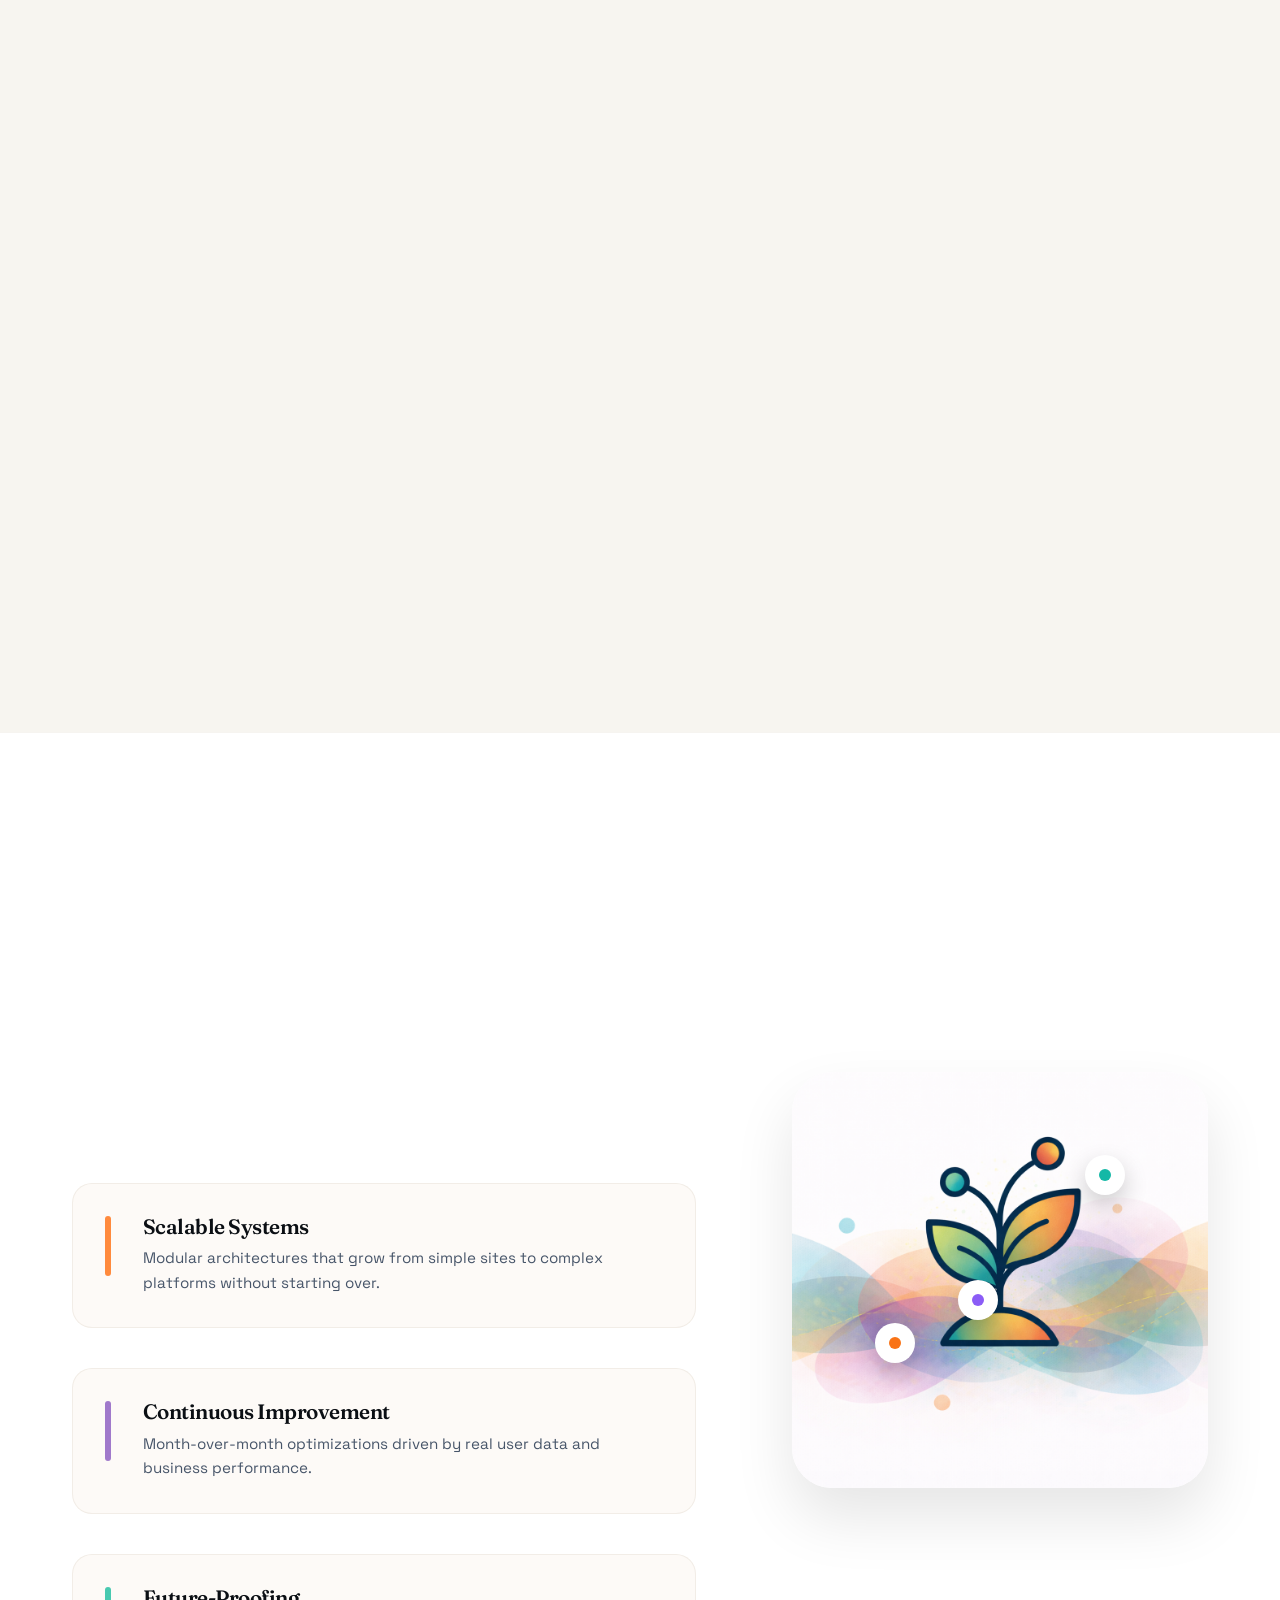
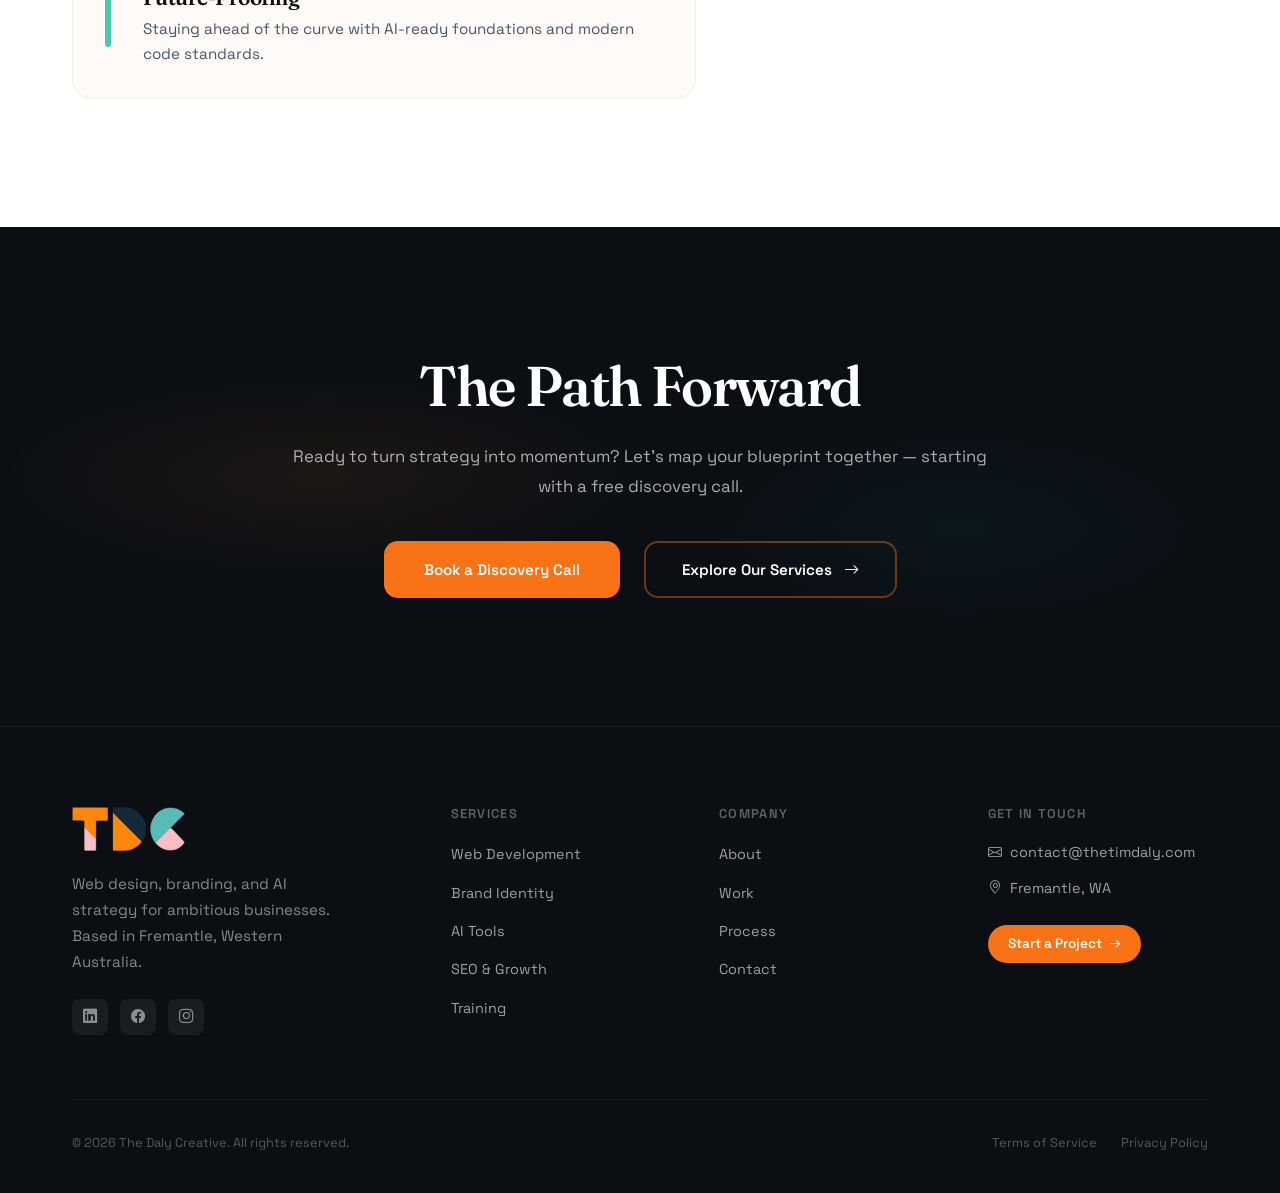
<file: process.html>
<!doctype html>
<html lang="en">

<head>
	<!--===== HEAD TAGS =====-->
	<meta charset="UTF-8" />
	<meta name="viewport" content="width=device-width, initial-scale=1.0" />
	<!--Page Title-->
	<title>Blueprint | The Daly Creative</title>
	<!--Description-->
	<meta name="description"
		content="Discover The Daly Creative's proven blueprint for creative strategy, smart design, and automation that drives real business growth." />
	<!--Favicon-->
	<link rel="icon" type="image/png" href="images/icons/icon-x256.png" />
	<!--Bootstrap Icons-->
	<link rel="stylesheet" href="https://cdn.jsdelivr.net/npm/bootstrap-icons@1.11.3/font/bootstrap-icons.min.css" />
	<!-- Flaticon UICONS -->
	<link rel="stylesheet"
		href="https://cdn-uicons.flaticon.com/2.6.0/uicons-regular-rounded/css/uicons-regular-rounded.css" />
	<link rel="stylesheet"
		href="https://cdn-uicons.flaticon.com/2.6.0/uicons-solid-rounded/css/uicons-solid-rounded.css" />
	<!-- AOS Animate on Scroll -->
	<link rel="stylesheet" href="https://cdn.jsdelivr.net/npm/aos@2.3.4/dist/aos.css" />
	<!--Main Stylesheet-->
	<link rel="stylesheet" href="styles.css" />
</head>

<body>
	<!-- ===== NAV BAR ===== -->
	<nav>
		<div class="nav-container">
			<a href="index.html" class="logo">
				<img src="images/icons/logo-1300x507.png" alt="The Daly Creative" height="42" />
			</a>

			<input type="checkbox" id="nav-toggle" class="nav-toggle" />
			<label for="nav-toggle" class="nav-toggle-label" aria-label="Toggle navigation">
				<span></span><span></span><span></span>
			</label>

			<ul class="nav-links">
				<li data-color="orange">
					<a href="index.html">Home</a>
				</li>
				<li class="nav-has-dropdown" data-color="teal">
					<a href="services.html">
						Services <i class="bi bi-chevron-down nav-chevron"></i>
					</a>
					<div class="nav-dropdown">
						<div class="nav-dropdown-grid">
							<a href="services.html#web-dev" class="nav-dropdown-card">
								<i class="fi fi-rr-browser nav-dropdown-icon"></i>
								<div><strong>Web Development</strong><span>Fast, beautiful, conversion-ready sites</span></div>
							</a>
							<a href="services.html#brand-identity" class="nav-dropdown-card">
								<i class="fi fi-rr-palette nav-dropdown-icon"></i>
								<div><strong>Brand Identity</strong><span>Logos, guidelines, visual systems</span></div>
							</a>
							<a href="services.html#seo" class="nav-dropdown-card">
								<i class="fi fi-rr-chart-line-up nav-dropdown-icon"></i>
								<div><strong>SEO & Growth</strong><span>Get found, get leads, grow</span></div>
							</a>
							<a href="services.html#ai-strategy" class="nav-dropdown-card">
								<i class="fi fi-rr-brain nav-dropdown-icon"></i>
								<div><strong>AI Strategy</strong><span>Smart automation for real workflows</span></div>
							</a>
							<div class="nav-dropdown-divider"></div>
							<a href="ai-tools.html" class="nav-dropdown-card nav-dropdown-card--dark">
								<i class="fi fi-rr-robot nav-dropdown-icon"></i>
								<div><strong>AI Tools & Automation</strong><span>Custom agents, chatbots, workflow systems</span></div>
							</a>
							<a href="cyber-security.html" class="nav-dropdown-card nav-dropdown-card--maroon">
								<i class="fi fi-rr-shield-check nav-dropdown-icon"></i>
								<div><strong>Cyber Security</strong><span>Protection, audits, and compliance</span></div>
							</a>
						</div>
					</div>
				</li>
				<li data-color="purple"><a href="work.html">Work</a></li>
				<li class="nav-has-dropdown" data-color="amber">
					<a href="process.html" class="active">
						Process <i class="bi bi-chevron-down nav-chevron"></i>
					</a>
					<div class="nav-dropdown">
						<div class="nav-dropdown-grid">
							<a href="process.html#discover" class="nav-dropdown-card">
								<i class="fi fi-rr-search nav-dropdown-icon"></i>
								<div><strong>01 Discover</strong><span>Research, goals, and strategy</span></div>
							</a>
							<a href="process.html#design" class="nav-dropdown-card">
								<i class="fi fi-rr-interrogation nav-dropdown-icon"></i>
								<div><strong>02 Design</strong><span>Wireframes, UI, and branding</span></div>
							</a>
							<a href="process.html#build" class="nav-dropdown-card">
								<i class="fi fi-rr-code-simple nav-dropdown-icon"></i>
								<div><strong>03 Build</strong><span>Development and optimization</span></div>
							</a>
							<a href="process.html#launch" class="nav-dropdown-card">
								<i class="fi fi-rr-rocket-lunch nav-dropdown-icon"></i>
								<div><strong>04 Launch</strong><span>Deployment and growth</span></div>
							</a>
						</div>
					</div>
				</li>
				<li class="nav-has-dropdown" data-color="blue">
					<a href="about.html">
						About <i class="bi bi-chevron-down nav-chevron"></i>
					</a>
					<div class="nav-dropdown">
						<div class="nav-dropdown-grid">
							<a href="about.html#the-founder" class="nav-dropdown-card">
								<i class="fi fi-rr-user nav-dropdown-icon"></i>
								<div><strong>The Founder</strong><span>Meet Tim Daly</span></div>
							</a>
							<a href="about.html#values" class="nav-dropdown-card">
								<i class="fi fi-rr-heart nav-dropdown-icon"></i>
								<div><strong>Values</strong><span>What drives the creative work</span></div>
							</a>
						</div>
					</div>
				</li>
				<li><a href="contact.html" class="nav-cta">Start a Project <i class="bi bi-arrow-right nav-icon"></i></a></li>
			</ul>

			<div class="nav-overlay" onclick="document.getElementById('nav-toggle').checked = false"></div>
		</div>
	</nav>


	<!-- ============================================================
		     SECTION 1: HERO
		     ============================================================ -->
	<section class="bp-hero">
		<div class="bp-hero-bg"></div>
		<div class="bp-hero-content">
			<div class="bp-hero-badge" data-aos="fade-down" data-aos-delay="100">
				<i class="fi fi-rr-map icon-pulse" style="font-size: 1.2rem; color: #ff8a3d;"></i>
				<span>The Blueprint</span>
			</div>
			<h1 data-aos="fade-up" data-aos-delay="200">
				How Great Work <span class="bp-accent">Actually</span> Happens
			</h1>
			<p data-aos="fade-up" data-aos-delay="300">
				Our proven approach blends creative strategy with smart automation — taking
				you from first conversation to long-term growth.
			</p>
			<div class="bp-hero-scroll" data-aos="fade-up" data-aos-delay="500">
				<a href="#bp-method" class="bp-scroll-link">
					<span>Explore the Blueprint</span>
					<i class="bi bi-chevron-double-down"></i>
				</a>
			</div>
		</div>
	</section>

	<!-- ============================================================
		     SECTION 2: OUR METHOD & MINDSET (REDESIGNED)
		     ============================================================ -->
	<section id="bp-method" class="bp-method-section-new">
		<div class="container">
			<div class="bp-method-container">
				<!-- Left Area: Sticky Visual -->
				<div class="bp-method-sticky">
					<div class="bp-method-visual-new" data-aos="fade-right">
						<img src="images/approach-page/think-final.png" alt="Method & Mindset" />
						<div class="visual-overlay"></div>
						<div class="visual-badge">
							<i class="fi fi-rr-bulb icon-float"></i>
							<span>Our Philosophy</span>
						</div>
					</div>
				</div>

				<!-- Right Area: Scrolling Content -->
				<div class="bp-method-scroll">
					<div class="category-header category-header--left reveal" data-aos="fade-up">
						<div class="category-badge" style="background: rgba(255, 138, 61, 0.1); color: var(--orange);">
							<i class="fi fi-rr-lightbulb icon-float" style="font-size: 1rem; color: #ff8a3d;"></i>
							<span>The Method</span>
						</div>
						<h2>Strategy with Soul</h2>
						<p>We believe that great digital products aren’t built on guesswork — they’re built on deep
							understanding and intentional action.</p>
					</div>

					<div class="bp-content-items">
						<div class="bp-content-item reveal-left" data-aos="fade-up">
							<div class="bp-item-num" style="--accent: var(--orange);">01</div>
							<div class="bp-item-body">
								<h3>Strategy Over Guesswork</h3>
								<p>Every decision is rooted in research, data, and a clear understanding of your
									audience. We never design in the dark; we map the path before we take the first
									step.</p>
							</div>
						</div>
						<div class="bp-content-item reveal-left" data-aos="fade-up" data-aos-delay="100">
							<div class="bp-item-num" style="--accent: var(--purple);">02</div>
							<div class="bp-item-body">
								<h3>Automation With Soul</h3>
								<p>We use AI to amplify your effort — not replace the human touch. Technology should
									serve your vision, automating the routine so you can focus on the remarkable.</p>
							</div>
						</div>
						<div class="bp-content-item reveal-left" data-aos="fade-up" data-aos-delay="200">
							<div class="bp-item-num" style="--accent: var(--teal);">03</div>
							<div class="bp-item-body">
								<h3>Built for Real People</h3>
								<p>Accessibility, clarity, and empathy are baked into everything we create. Great
									design should feel effortless and inclusive for every person who interacts with it.
								</p>
							</div>
						</div>
					</div>
				</div>
			</div>
		</div>
	</section>

	<!-- ============================================================
		     SECTION 3: STRATEGY IN MOTION (REDESIGNED TIMELINE)
		     ============================================================ -->
	<section id="bp-timeline" class="bp-timeline-section-new">
		<div class="container">
			<div class="category-header reveal" data-aos="fade-up">
				<div class="category-badge" style="background: rgba(47, 158, 160, 0.1); color: var(--teal);">
					<i class="fi fi-rr-route icon-float" style="font-size: 1rem; color: var(--teal);"></i>
					<span>The Journey</span>
				</div>
				<h2>Strategy In Motion</h2>
				<p>A proven four-phase journey from initial spark to long-term success.</p>
			</div>

			<div class="bp-timeline-v">
				<!-- Phase 1: Discover -->
				<div class="bp-tl-item" data-aos="fade-up">
					<div class="bp-tl-marker">
						<div class="bp-tl-dot"></div>
						<div class="bp-tl-line"></div>
					</div>
					<div class="bp-tl-card-container">
						<div class="bp-tl-card">
							<div class="bp-tl-num">Phase 01</div>
							<div class="bp-tl-img-box">
								<img src="images/approach-page/discover-final.png" alt="Discover">
							</div>
							<div class="bp-tl-info">
								<div class="bp-tl-icon-box" style="background: rgba(255, 138, 61, 0.1);">
									<i class="fi fi-rr-search" style="color: #ff8a3d;"></i>
								</div>
								<h3>Discover & Define</h3>
								<p>We start by listening. We dive deep into your brand, your challenges, and your
									competitors to find the unique opportunities for your growth.</p>
								<ul class="bp-tl-list">
									<li><i class="bi bi-check2"></i> Goal Mapping & Strategy</li>
									<li><i class="bi bi-check2"></i> Competitive Landscape Audit</li>
									<li><i class="bi bi-check2"></i> Scope & Roadmap Alignment</li>
								</ul>
							</div>
						</div>
					</div>
				</div>

				<!-- Phase 2: Design -->
				<div class="bp-tl-item" data-aos="fade-up">
					<div class="bp-tl-marker">
						<div class="bp-tl-dot"></div>
						<div class="bp-tl-line"></div>
					</div>
					<div class="bp-tl-card-container bp-tl-card-reverse">
						<div class="bp-tl-card">
							<div class="bp-tl-num">Phase 02</div>
							<div class="bp-tl-img-box">
								<img src="images/approach-page/think-final.png" alt="Design">
							</div>
							<div class="bp-tl-info">
								<div class="bp-tl-icon-box" style="background: rgba(160, 121, 203, 0.1);">
									<i class="fi fi-rr-pencil-ruler" style="color: #a079cb;"></i>
								</div>
								<h3>Think & Design</h3>
								<p>Strategy meets creativity. We craft your solution — from visual identity to UI/UX —
									ensuring every pixel and word serves a higher purpose.</p>
								<ul class="bp-tl-list">
									<li><i class="bi bi-check2"></i> Creative Direction & Assets</li>
									<li><i class="bi bi-check2"></i> Wireframes & UI Frameworks</li>
									<li><i class="bi bi-check2"></i> Collaborative Feedback Loops</li>
								</ul>
							</div>
						</div>
					</div>
				</div>

				<!-- Phase 3: Build -->
				<div class="bp-tl-item" data-aos="fade-up">
					<div class="bp-tl-marker">
						<div class="bp-tl-dot"></div>
						<div class="bp-tl-line"></div>
					</div>
					<div class="bp-tl-card-container">
						<div class="bp-tl-card">
							<div class="bp-tl-num">Phase 03</div>
							<div class="bp-tl-img-box">
								<img src="images/approach-page/build-final.png" alt="Build">
							</div>
							<div class="bp-tl-info">
								<div class="bp-tl-icon-box" style="background: rgba(72, 201, 176, 0.1);">
									<i class="fi fi-rr-rocket" style="color: #48c9b0;"></i>
								</div>
								<h3>Built & Connect</h3>
								<p>The vision becomes reality. We build your platform, integrate your tools, and launch
									your automations with precision and care.</p>
								<ul class="bp-tl-list">
									<li><i class="bi bi-check2"></i> Web Dev & Systems Setup</li>
									<li><i class="bi bi-check2"></i> AI Integration & Workflows</li>
									<li><i class="bi bi-check2"></i> Confidence-First Launch</li>
								</ul>
							</div>
						</div>
					</div>
				</div>

				<!-- Phase 4: Grow -->
				<div class="bp-tl-item bp-tl-item-last" data-aos="fade-up">
					<div class="bp-tl-marker">
						<div class="bp-tl-dot"></div>
					</div>
					<div class="bp-tl-card-container bp-tl-card-reverse">
						<div class="bp-tl-card">
							<div class="bp-tl-num">Phase 04</div>
							<div class="bp-tl-img-box">
								<img src="images/approach-page/grow-final.png" alt="Grow">
							</div>
							<div class="bp-tl-info">
								<div class="bp-tl-icon-box" style="background: rgba(251, 131, 125, 0.1);">
									<i class="fi fi-rr-chart-line-up" style="color: #fb837d;"></i>
								</div>
								<h3>Empower & Grow</h3>
								<p>Launch is just the beginning. We provide the training and support you need to master
									your new tools and continue scaling independently.</p>
								<ul class="bp-tl-list">
									<li><i class="bi bi-check2"></i> Direct Knowledge Transfer</li>
									<li><i class="bi bi-check2"></i> Performance Benchmarking</li>
									<li><i class="bi bi-check2"></i> Ongoing Strategy Support</li>
								</ul>
							</div>
						</div>
					</div>
				</div>
			</div>
		</div>
	</section>

	<style>
		/* New Method Section Grid */
		.bp-method-section-new {
			padding: 8rem 0;
			overflow: visible;
			background: #fdfaf7;
		}

		.bp-method-container {
			display: grid;
			grid-template-columns: 1fr 1fr;
			gap: 5rem;
			align-items: start;
		}

		.bp-method-sticky {
			position: sticky;
			top: 120px;
		}

		.bp-method-visual-new {
			position: relative;
			border-radius: 40px;
			overflow: hidden;
			aspect-ratio: 4/5;
			box-shadow: 0 30px 60px rgba(0, 0, 0, 0.1);
		}

		.bp-method-visual-new img {
			width: 100%;
			height: 100%;
			object-fit: cover;
		}

		.visual-overlay {
			position: absolute;
			inset: 0;
			background: linear-gradient(180deg, rgba(15, 29, 45, 0) 50%, rgba(15, 29, 45, 0.4) 100%);
		}

		.visual-badge {
			position: absolute;
			bottom: 3rem;
			left: 3rem;
			background: rgba(255, 255, 255, 0.95);
			padding: 1rem 2rem;
			border-radius: 20px;
			display: flex;
			align-items: center;
			gap: 1rem;
			backdrop-filter: blur(10px);
			box-shadow: 0 10px 30px rgba(0, 0, 0, 0.15);
		}

		.visual-badge i {
			font-size: 1.5rem;
			color: var(--orange);
		}

		.visual-badge span {
			font-family: "Fraunces";
			font-weight: 600;
			font-size: 1.1rem;
		}

		/* Content Styles */
		.bp-method-scroll {
			padding-bottom: 5rem;
		}

		.category-header--left {
			text-align: left;
			margin-bottom: 4rem;
		}

		.bp-content-items {
			display: flex;
			flex-direction: column;
			gap: 4rem;
		}

		.bp-content-item {
			display: flex;
			gap: 2.5rem;
		}

		.bp-item-num {
			font-family: "Fraunces";
			font-size: 3rem;
			font-weight: 700;
			line-height: 1;
			color: var(--accent);
			opacity: 0.3;
		}

		.bp-item-body h3 {
			font-family: "Fraunces";
			font-size: 1.8rem;
			margin-bottom: 1rem;
		}

		.bp-item-body p {
			font-size: 1.1rem;
			line-height: 1.8;
			color: var(--slate);
		}

		/* New Vertical Timeline */
		.bp-timeline-section-new {
			padding: 8rem 0;
			background: #ffffff;
		}

		.bp-timeline-v {
			position: relative;
			max-width: 1000px;
			margin: 5rem auto 0;
			padding: 0 2rem;
		}

		.bp-tl-item {
			display: flex;
			gap: 4rem;
			margin-bottom: 6rem;
			position: relative;
		}

		.bp-tl-marker {
			width: 24px;
			flex-shrink: 0;
			display: flex;
			flex-direction: column;
			align-items: center;
		}

		.bp-tl-dot {
			width: 24px;
			height: 24px;
			border-radius: 50%;
			background: var(--cream);
			border: 4px solid var(--teal);
			z-index: 2;
			box-shadow: 0 0 0 8px rgba(47, 158, 160, 0.1);
		}

		.bp-tl-line {
			width: 2px;
			flex: 1;
			background: linear-gradient(to bottom, var(--teal) 0%, rgba(47, 158, 160, 0.1) 100%);
			margin-top: 1rem;
		}

		.bp-tl-card-container {
			flex: 1;
		}

		.bp-tl-card {
			background: #ffffff;
			border-radius: 30px;
			overflow: hidden;
			display: flex;
			box-shadow: 0 15px 50px rgba(0, 0, 0, 0.05);
			border: 1px solid rgba(226, 217, 204, 0.4);
			transition: all 0.4s ease;
		}

		.bp-tl-card:hover {
			transform: translateY(-8px);
			box-shadow: 0 30px 80px rgba(0, 0, 0, 0.1);
		}

		.bp-tl-card-reverse {
			flex-direction: row-reverse;
		}

		.bp-tl-img-box {
			width: 40%;
			flex-shrink: 0;
			position: relative;
		}

		.bp-tl-img-box img {
			width: 100%;
			height: 100%;
			object-fit: cover;
		}

		.bp-tl-info {
			padding: 3rem;
			flex: 1;
		}

		.bp-tl-num {
			position: absolute;
			top: 2rem;
			right: 2rem;
			font-family: "Fraunces";
			font-weight: 700;
			font-size: 0.9rem;
			text-transform: uppercase;
			letter-spacing: 0.1em;
			color: var(--teal);
			background: rgba(47, 158, 160, 0.1);
			padding: 0.4rem 1rem;
			border-radius: 999px;
			z-index: 2;
		}

		.bp-tl-card-reverse .bp-tl-num {
			right: auto;
			left: 2rem;
		}

		.bp-tl-icon-box {
			width: 50px;
			height: 50px;
			border-radius: 12px;
			display: flex;
			align-items: center;
			justify-content: center;
			margin-bottom: 1.5rem;
		}

		.bp-tl-icon-box i {
			font-size: 1.5rem;
		}

		.bp-tl-info h3 {
			font-family: "Fraunces";
			font-size: 1.8rem;
			margin-bottom: 1rem;
		}

		.bp-tl-info p {
			color: var(--slate);
			line-height: 1.7;
			margin-bottom: 2rem;
		}

		.bp-tl-list {
			list-style: none;
			padding: 0;
			display: flex;
			flex-direction: column;
			gap: 0.8rem;
		}

		.bp-tl-list li {
			display: flex;
			align-items: center;
			gap: 0.8rem;
			font-size: 0.95rem;
			color: var(--ink);
			font-weight: 500;
		}

		.bp-tl-list li i {
			color: var(--teal);
			font-size: 1.1rem;
		}

		@media (max-width: 900px) {
			.bp-method-container {
				grid-template-columns: 1fr;
				gap: 3rem;
			}

			.bp-method-sticky {
				position: static;
			}

			.bp-method-visual-new {
				aspect-ratio: 16/9;
			}

			.bp-tl-card {
				flex-direction: column;
			}

			.bp-tl-img-box {
				width: 100%;
				height: 250px;
			}

			.bp-tl-card-reverse {
				flex-direction: column;
			}

			.bp-tl-card-reverse .bp-tl-num {
				left: auto;
				right: 2rem;
			}
		}
	</style>

	<!-- ============================================================
		     SECTION 4: HOW WE CREATE IMPACT
		     ============================================================ -->
	<section class="bp-impact-section">
		<div class="container">
			<div class="category-header reveal" data-aos="fade-up">
				<div class="category-badge" style="background: rgba(160, 121, 203, 0.1); color: var(--purple);">
					<i class="fi fi-rr-bolt icon-glow" style="font-size: 1rem; color: #a079cb;"></i>
					<span>Our Impact</span>
				</div>
				<h2>How We Create Impact</h2>
				<p>Real outcomes that move the needle for your business.</p>
			</div>

			<div class="bp-impact-grid">
				<div class="bp-impact-card reveal stagger-1" data-aos="fade-up" data-aos-delay="100">
					<div class="bp-impact-stat">
						<i class="fi fi-rr-paint-brush icon-float" style="font-size: 2rem; color: #ff8a3d;"></i>
					</div>
					<h3>Brands That Stand Out</h3>
					<p>Cohesive visual identities and strategic messaging that cut through the noise and connect with
						the right audience.</p>
					<div class="bp-impact-tag" style="--tag-color: #ff8a3d;">Brand & Design</div>
				</div>

				<div class="bp-impact-card reveal stagger-2" data-aos="fade-up" data-aos-delay="200">
					<div class="bp-impact-stat">
						<i class="fi fi-rr-browser icon-pulse" style="font-size: 2rem; color: #4c8cbc;"></i>
					</div>
					<h3>Sites That Convert</h3>
					<p>Fast, responsive, SEO-optimised websites built with clean code and designed around your
						customer's journey.</p>
					<div class="bp-impact-tag" style="--tag-color: #4c8cbc;">Web Development</div>
				</div>

				<div class="bp-impact-card reveal stagger-3" data-aos="fade-up" data-aos-delay="300">
					<div class="bp-impact-stat">
						<i class="fi fi-rr-brain icon-glow" style="font-size: 2rem; color: #a079cb;"></i>
					</div>
					<h3>Systems That Scale</h3>
					<p>AI agents, workflow automation, and smart chatbots that save hours every week and grow with your
						business.</p>
					<div class="bp-impact-tag" style="--tag-color: #a079cb;">AI & Automation</div>
				</div>

				<div class="bp-impact-card reveal stagger-1" data-aos="fade-up" data-aos-delay="100">
					<div class="bp-impact-stat">
						<i class="fi fi-rr-chart-pie icon-float" style="font-size: 2rem; color: #48c9b0;"></i>
					</div>
					<h3>Decisions That Stick</h3>
					<p>Data dashboards and market research that turn messy numbers into clear, actionable strategies.
					</p>
					<div class="bp-impact-tag" style="--tag-color: #48c9b0;">Data & Insights</div>
				</div>

				<div class="bp-impact-card reveal stagger-2" data-aos="fade-up" data-aos-delay="200">
					<div class="bp-impact-stat">
						<i class="fi fi-rr-megaphone icon-pulse" style="font-size: 2rem; color: #fa9361;"></i>
					</div>
					<h3>Visibility That Lasts</h3>
					<p>Local SEO, managed ad campaigns, and organic content strategies that bring qualified traffic to
						your door.</p>
					<div class="bp-impact-tag" style="--tag-color: #fa9361;">Marketing</div>
				</div>

				<div class="bp-impact-card reveal stagger-3" data-aos="fade-up" data-aos-delay="300">
					<div class="bp-impact-stat">
						<i class="fi fi-rr-users icon-float" style="font-size: 2rem; color: #fb837d;"></i>
					</div>
					<h3>Teams That Thrive</h3>
					<p>Neurodivergent-friendly training, clear documentation, and ongoing support so your team owns the
						tools we build.</p>
					<div class="bp-impact-tag" style="--tag-color: #fb837d;">Training & Support</div>
				</div>
			</div>
		</div>
	</section>

	<!-- ============================================================
		     SECTION 5: DESIGNED TO GROW (REDESIGNED)
		     ============================================================ -->
	<section class="bp-grow-section-new">
		<div class="container">
			<div class="bp-grow-grid-new">
				<!-- Left: Content & Pillars -->
				<div class="bp-grow-content">
					<div class="category-header category-header--left reveal" data-aos="fade-up">
						<div class="category-badge" style="background: rgba(72, 201, 176, 0.1); color: var(--teal);">
							<i class="fi fi-rr-seedling icon-float" style="font-size: 1rem; color: #48c9b0;"></i>
							<span>Designed to Grow</span>
						</div>
						<h2>Built for What's Next</h2>
						<p>Your business won’t stay the same, and neither should your technology. Everything we build is
							designed to evolve, scale, and thrive as you do.</p>
					</div>

					<div class="bp-pillars-new">
						<div class="bp-pillar-card reveal-left" data-aos="fade-up">
							<div class="pillar-marker" style="--marker-color: #ff8a3d;"></div>
							<div class="pillar-body">
								<h4>Scalable Systems</h4>
								<p>Modular architectures that grow from simple sites to complex platforms without
									starting over.</p>
							</div>
						</div>
						<div class="bp-pillar-card reveal-left" data-aos="fade-up" data-aos-delay="100">
							<div class="pillar-marker" style="--marker-color: #a079cb;"></div>
							<div class="pillar-body">
								<h4>Continuous Improvement</h4>
								<p>Month-over-month optimizations driven by real user data and business performance.</p>
							</div>
						</div>
						<div class="bp-pillar-card reveal-left" data-aos="fade-up" data-aos-delay="200">
							<div class="pillar-marker" style="--marker-color: #48c9b0;"></div>
							<div class="pillar-body">
								<h4>Future-Proofing</h4>
								<p>Staying ahead of the curve with AI-ready foundations and modern code standards.</p>
							</div>
						</div>
					</div>
				</div>

				<!-- Right: Visual -->
				<div class="bp-grow-visual-new" data-aos="fade-left" data-aos-delay="200">
					<div class="growth-graph-visual">
						<img src="images/approach-page/grow.png" alt="Designed to Grow">
						<div class="growth-node growth-node-1"></div>
						<div class="growth-node growth-node-2"></div>
						<div class="growth-node growth-node-3"></div>
					</div>
				</div>
			</div>
		</div>
	</section>

	<style>
		.bp-grow-section-new {
			padding: 8rem 0;
			background: #ffffff;
			border-top: 1px solid rgba(226, 217, 204, 0.3);
		}

		.bp-grow-grid-new {
			display: grid;
			grid-template-columns: 1.2fr 0.8fr;
			gap: 6rem;
			align-items: center;
		}

		.bp-pillars-new {
			display: flex;
			flex-direction: column;
			gap: 2.5rem;
			margin-top: 3rem;
		}

		.bp-pillar-card {
			display: flex;
			gap: 2rem;
			padding: 2rem;
			background: #fdfaf7;
			border-radius: 20px;
			border: 1px solid rgba(226, 217, 204, 0.4);
			transition: all 0.35s ease;
		}

		.bp-pillar-card:hover {
			transform: scale(1.02);
			background: #ffffff;
			box-shadow: 0 15px 40px rgba(0, 0, 0, 0.04);
		}

		.pillar-marker {
			width: 6px;
			height: 60px;
			border-radius: 3px;
			background: var(--marker-color);
			flex-shrink: 0;
		}

		.pillar-body h4 {
			font-family: "Fraunces";
			font-size: 1.3rem;
			margin-bottom: 0.5rem;
		}

		.pillar-body p {
			font-size: 0.95rem;
			color: var(--slate);
			line-height: 1.6;
		}

		.bp-grow-visual-new {
			position: relative;
		}

		.growth-graph-visual {
			position: relative;
			border-radius: 40px;
			overflow: hidden;
			aspect-ratio: 1/1;
			box-shadow: 0 30px 60px rgba(0, 0, 0, 0.1);
		}

		.growth-graph-visual img {
			width: 100%;
			height: 100%;
			object-fit: cover;
		}

		.growth-node {
			position: absolute;
			width: 40px;
			height: 40px;
			background: white;
			border-radius: 50%;
			display: flex;
			align-items: center;
			justify-content: center;
			box-shadow: 0 10px 25px rgba(0, 0, 0, 0.2);
			animation: icon-float 3s ease-in-out infinite;
		}

		.growth-node::after {
			content: '';
			width: 12px;
			height: 12px;
			background: var(--teal);
			border-radius: 50%;
		}

		.growth-node-1 {
			top: 20%;
			right: 20%;
		}

		.growth-node-2 {
			bottom: 30%;
			left: 20%;
			animation-delay: 1s;
		}

		.growth-node-2::after {
			background: var(--orange);
		}

		.growth-node-3 {
			top: 50%;
			left: 40%;
			animation-delay: 2s;
		}

		.growth-node-3::after {
			background: var(--purple);
		}

		@media (max-width: 1024px) {
			.bp-grow-grid-new {
				grid-template-columns: 1fr;
				gap: 4rem;
			}

			.bp-grow-visual-new {
				max-width: 500px;
				margin: 0 auto;
			}
		}
	</style>

	<!-- ============================================================
		     SECTION 6: THE PATH FORWARD (CTA)
		     ============================================================ -->
	<section class="bp-cta-section">
		<div class="bp-cta-bg"></div>
		<div class="container">
			<div class="bp-cta-content reveal-scale" data-aos="fade-up">
				<i class="fi fi-rr-rocket icon-bounce" style="font-size: 3rem; color: #ff8a3d;"></i>
				<h2>The Path Forward</h2>
				<p>
					Ready to turn strategy into momentum? Let's map your blueprint together —
					starting with a free discovery call.
				</p>
				<div class="bp-cta-actions">
					<a href="contact.html" class="cta-button bp-cta-primary">Book a Discovery Call</a>
					<a href="services.html" class="bp-cta-secondary">
						<span>Explore Our Services</span>
						<i class="bi bi-arrow-right"></i>
					</a>
				</div>
			</div>
		</div>
	</section>

	<!-- ===== FOOTER SECTION ===== -->

	<!-- ===== FOOTER ===== -->
	<footer class="site-footer">
		<div class="container">
			<div class="footer-grid">
				<!-- Brand Column -->
				<div class="footer-brand">
					<a href="index.html">
						<img src="images/icons/logo-1300x507.png" alt="The Daly Creative" style="height: 44px; width: auto; margin-bottom: 1.25rem;" />
					</a>
					<p>
						Web design, branding, and AI strategy for ambitious businesses.
						Based in Fremantle, Western Australia.
					</p>
					<div class="footer-socials">
						<a href="https://www.linkedin.com/in/thetimdaly/" target="_blank" rel="noopener noreferrer"
							class="footer-social-link" aria-label="LinkedIn">
							<i class="bi bi-linkedin"></i>
						</a>
						<a href="https://www.facebook.com/thedalycreative/" target="_blank" rel="noopener noreferrer"
							class="footer-social-link" aria-label="Facebook">
							<i class="bi bi-facebook"></i>
						</a>
						<a href="https://www.instagram.com/thedalycreative/" target="_blank" rel="noopener noreferrer"
							class="footer-social-link" aria-label="Instagram">
							<i class="bi bi-instagram"></i>
						</a>
					</div>
				</div>

				<!-- Services Column -->
				<div>
					<h4 class="footer-heading">Services</h4>
					<ul class="footer-links">
						<li><a href="services.html#web-dev">Web Development</a></li>
						<li><a href="services.html#brand-identity">Brand Identity</a></li>
						<li><a href="ai-tools.html">AI Tools</a></li>
						<li><a href="services.html#seo">SEO & Growth</a></li>
						<li><a href="services.html#training">Training</a></li>
					</ul>
				</div>

				<!-- Company Column -->
				<div>
					<h4 class="footer-heading">Company</h4>
					<ul class="footer-links">
						<li><a href="about.html">About</a></li>
						<li><a href="work.html">Work</a></li>
						<li><a href="process.html">Process</a></li>
						<li><a href="contact.html">Contact</a></li>
					</ul>
				</div>

				<!-- Get in Touch Column -->
				<div>
					<h4 class="footer-heading">Get in Touch</h4>
					<ul class="footer-links">
						<li>
							<a href="mailto:contact@thetimdaly.com" class="footer-contact-item">
								<i class="bi bi-envelope"></i> contact@thetimdaly.com
							</a>
						</li>
						<li>
							<span class="footer-contact-item">
								<i class="bi bi-geo-alt"></i> Fremantle, WA
							</span>
						</li>
					</ul>
					<a href="contact.html" class="footer-cta">
						Start a Project <i class="bi bi-arrow-right"></i>
					</a>
				</div>
			</div>

			<div class="footer-bottom">
				<p class="footer-copyright">&copy; 2026 The Daly Creative. All rights reserved.</p>
				<div class="footer-legal">
					<a href="terms.html">Terms of Service</a>
					<a href="privacy.html">Privacy Policy</a>
				</div>
			</div>
		</div>
	</footer>

	<script src="https://cdn.jsdelivr.net/npm/aos@2.3.4/dist/aos.js"></script>
	<script>
		// Navbar scroll
		const nav = document.querySelector("nav");
		window.addEventListener("scroll", () => {
			nav.classList.toggle("nav--scrolled", window.scrollY > 40);
		}, { passive: true });

		// Scroll reveal
		const revealObserver = new IntersectionObserver((entries) => {
			entries.forEach(entry => {
				if (entry.isIntersecting) {
					entry.target.classList.add("visible");
					revealObserver.unobserve(entry.target);
				}
			});
		}, { threshold: 0.08, rootMargin: "0px 0px -60px 0px" });
		document.querySelectorAll(".reveal, .reveal-scale, .reveal-left, .reveal-right").forEach(el => revealObserver.observe(el));

		// Mobile nav close
		document.querySelectorAll(".nav-links a").forEach(link => {
			link.addEventListener("click", () => { document.getElementById("nav-toggle").checked = false; });
		});

		// Smooth anchor scroll
		document.querySelectorAll('a[href^="#"]').forEach(anchor => {
			anchor.addEventListener("click", function(e) {
				const target = document.querySelector(this.getAttribute("href"));
				if (target) { e.preventDefault(); target.scrollIntoView({ behavior: "smooth" }); }
			});
		});

		// AOS initialization
		if (typeof AOS !== 'undefined') {
			AOS.init({ duration: 800, once: true, offset: 80 });
		}

		// Magnetic button effect
		if (window.matchMedia("(min-width: 768px) and (hover: hover)").matches) {
			document.querySelectorAll(".btn--accent, .nav-cta, .footer-cta").forEach(btn => {
				btn.addEventListener("mousemove", function(e) {
					const rect = this.getBoundingClientRect();
					const x = e.clientX - rect.left - rect.width / 2;
					const y = e.clientY - rect.top - rect.height / 2;
					this.style.transform = `translateY(-3px) translate(${x * 0.12}px, ${y * 0.12}px)`;
				});
				btn.addEventListener("mouseleave", function() {
					this.style.transform = "";
				});
			});
		}
	</script>
</body>

</html>
</file>
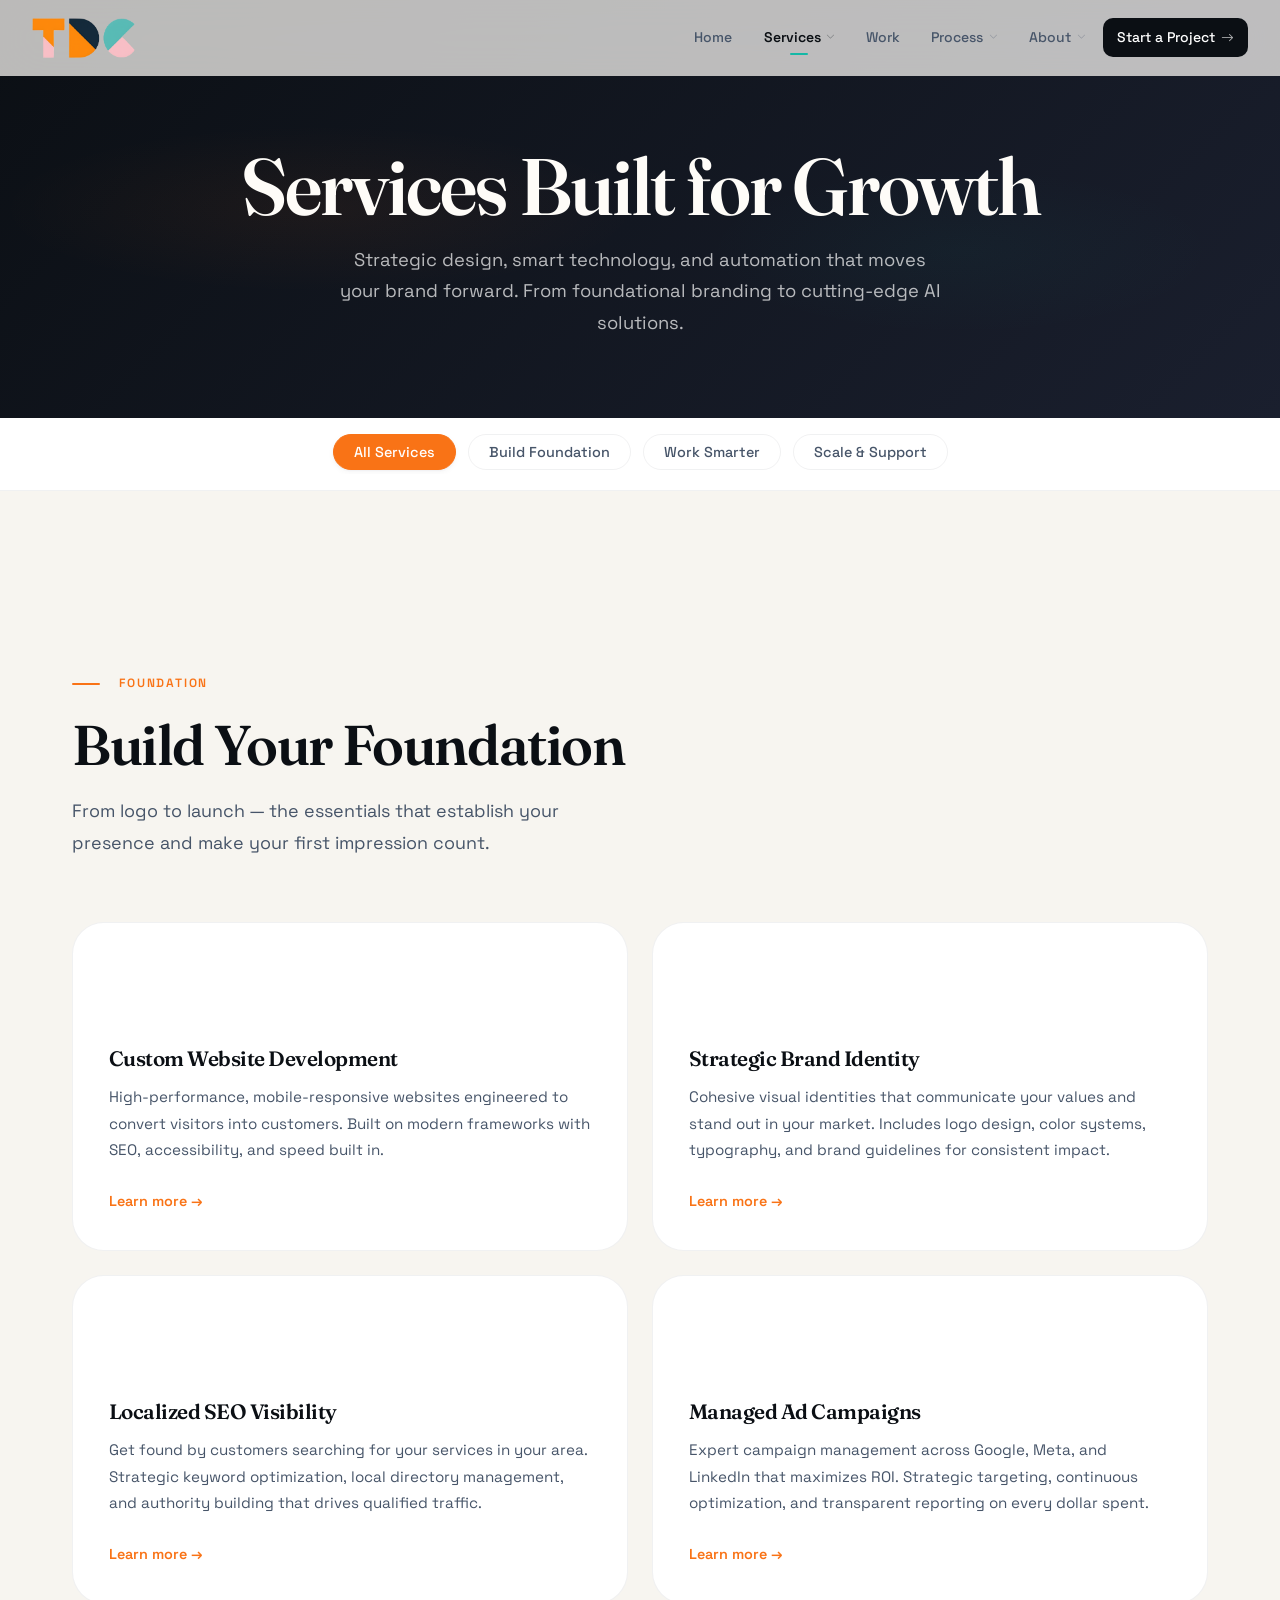
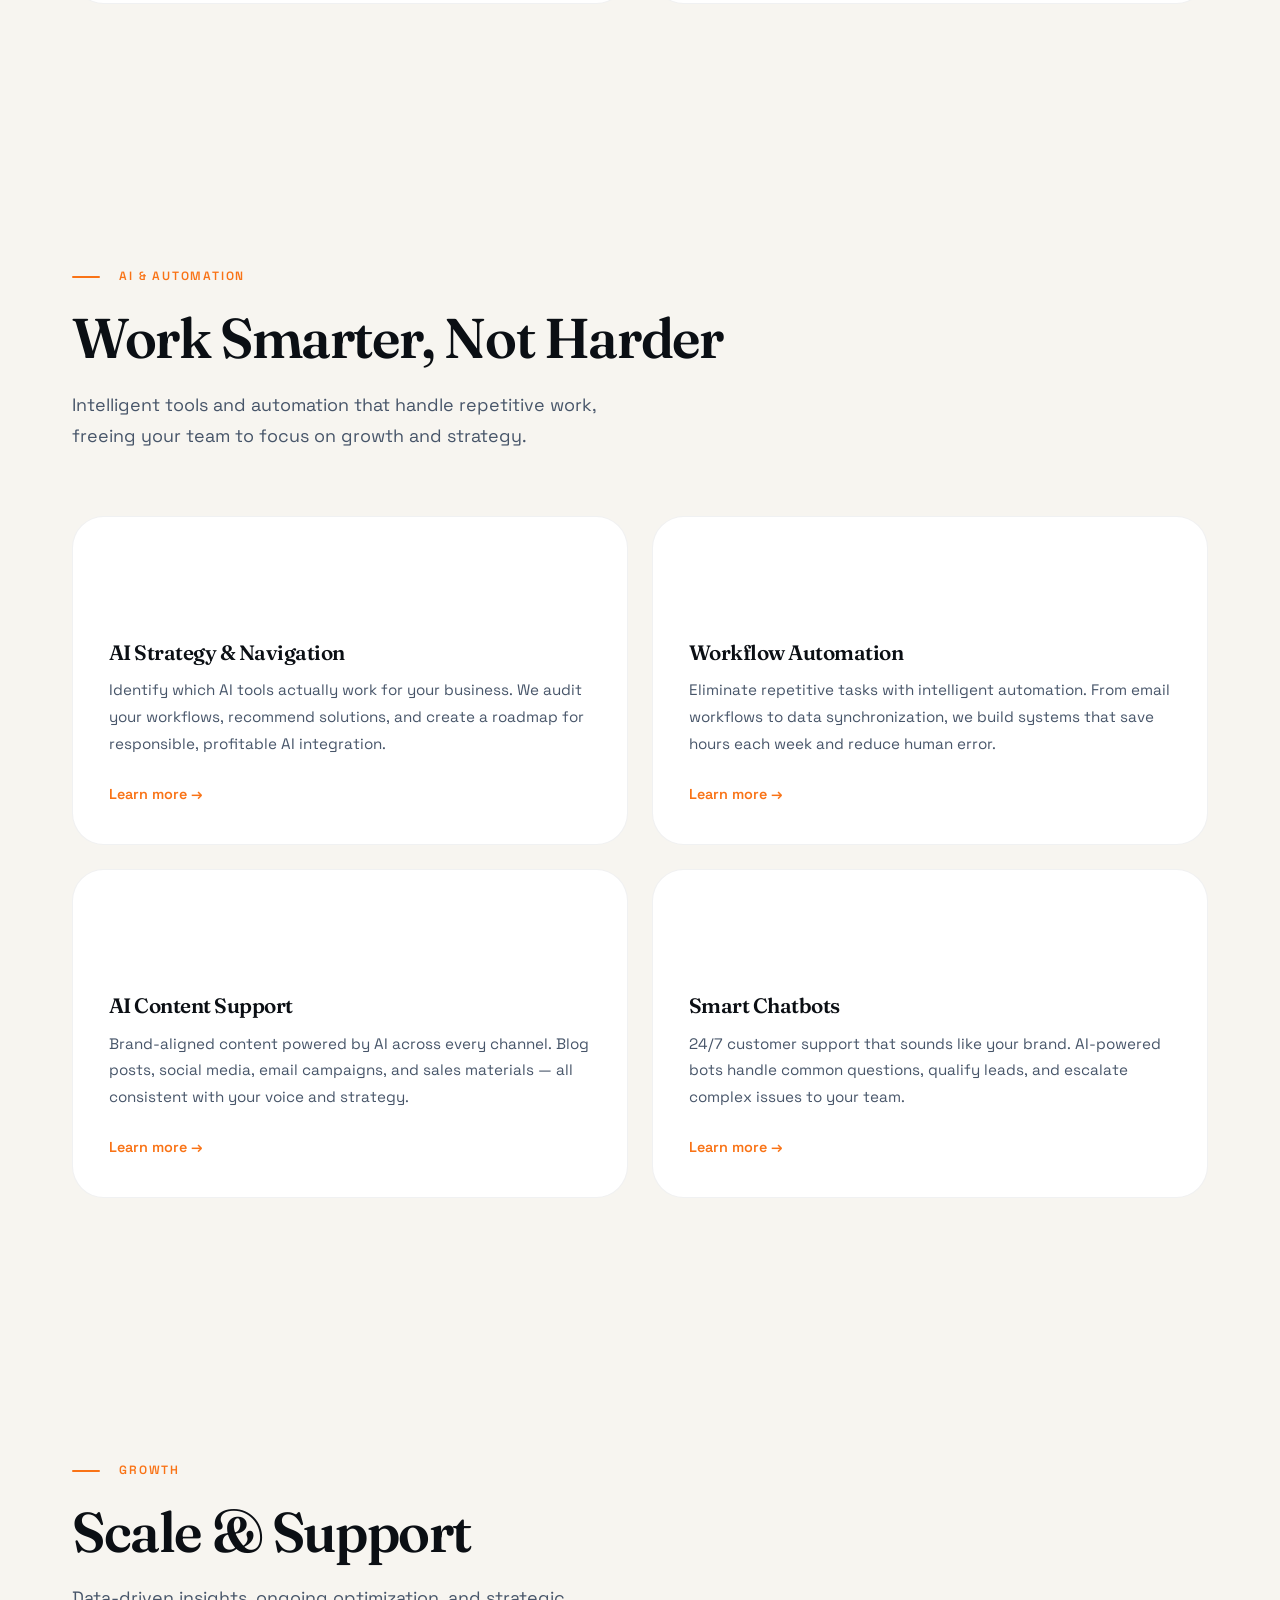
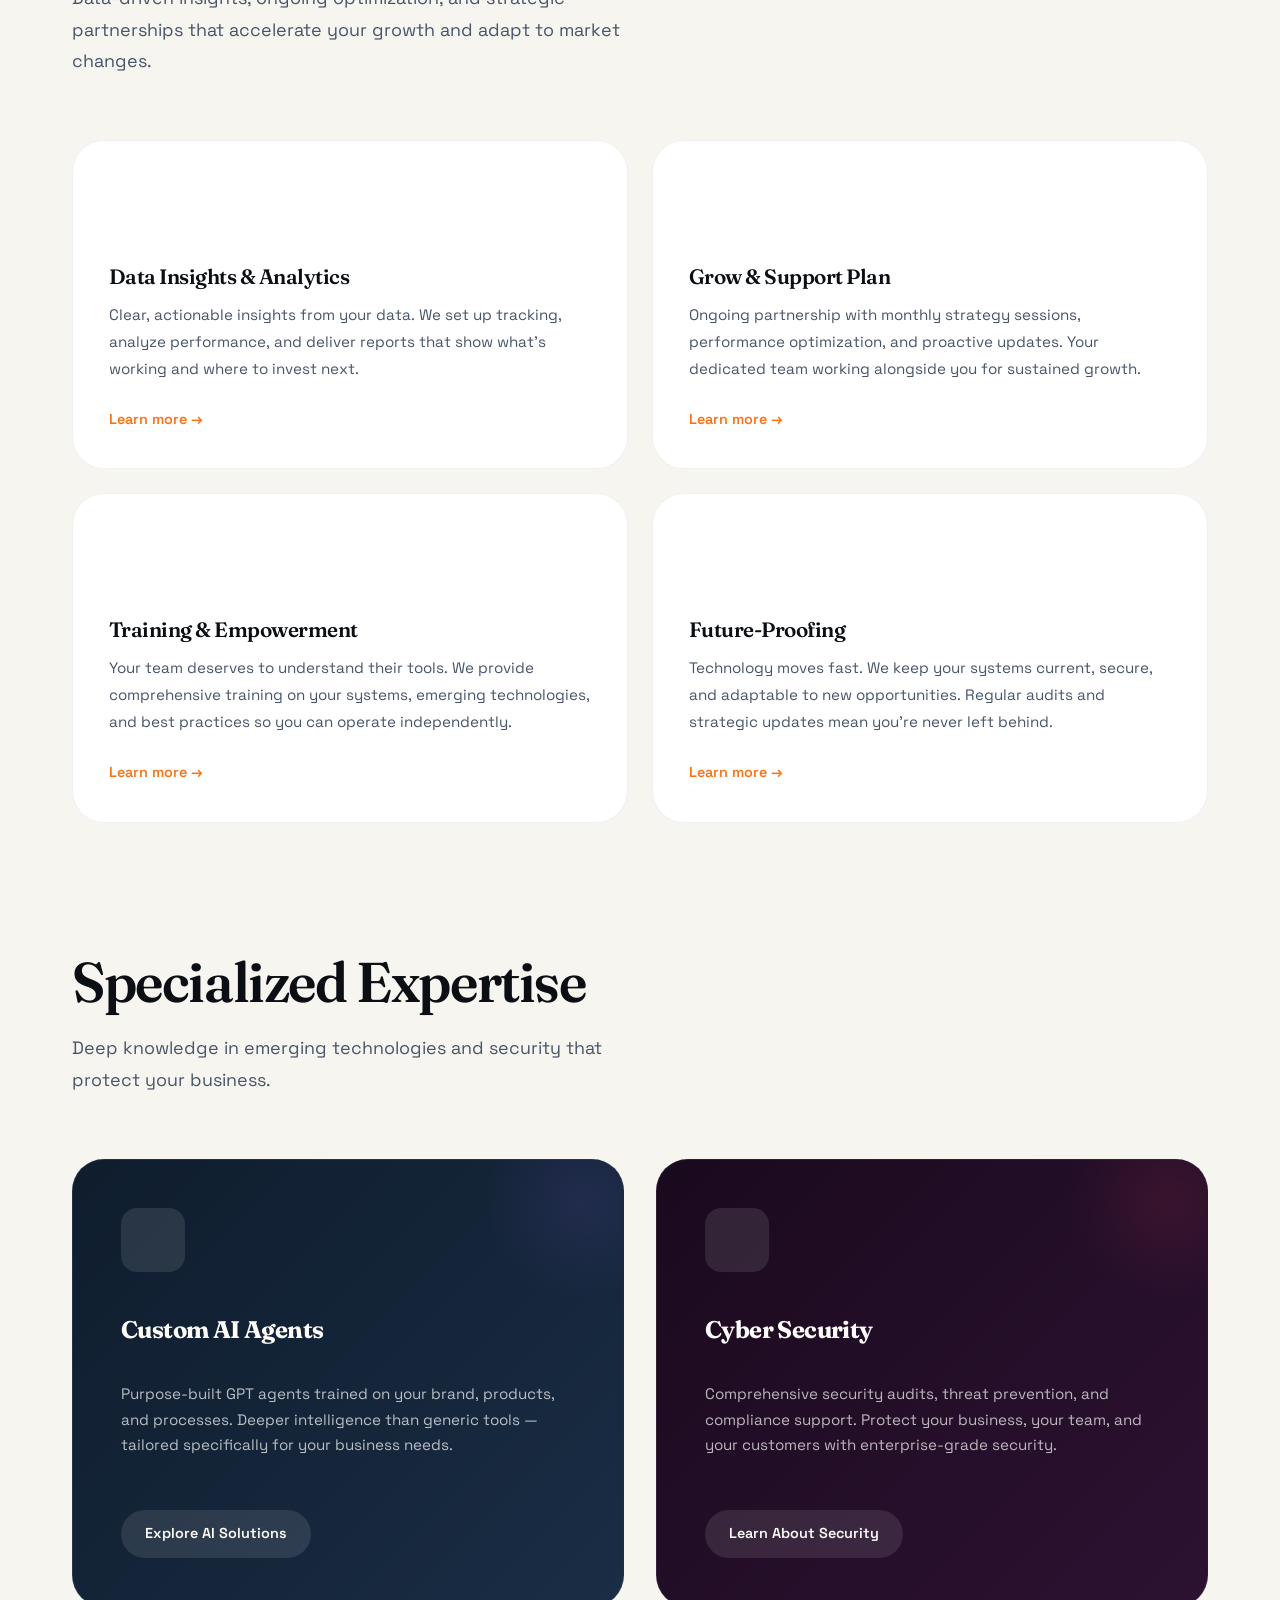
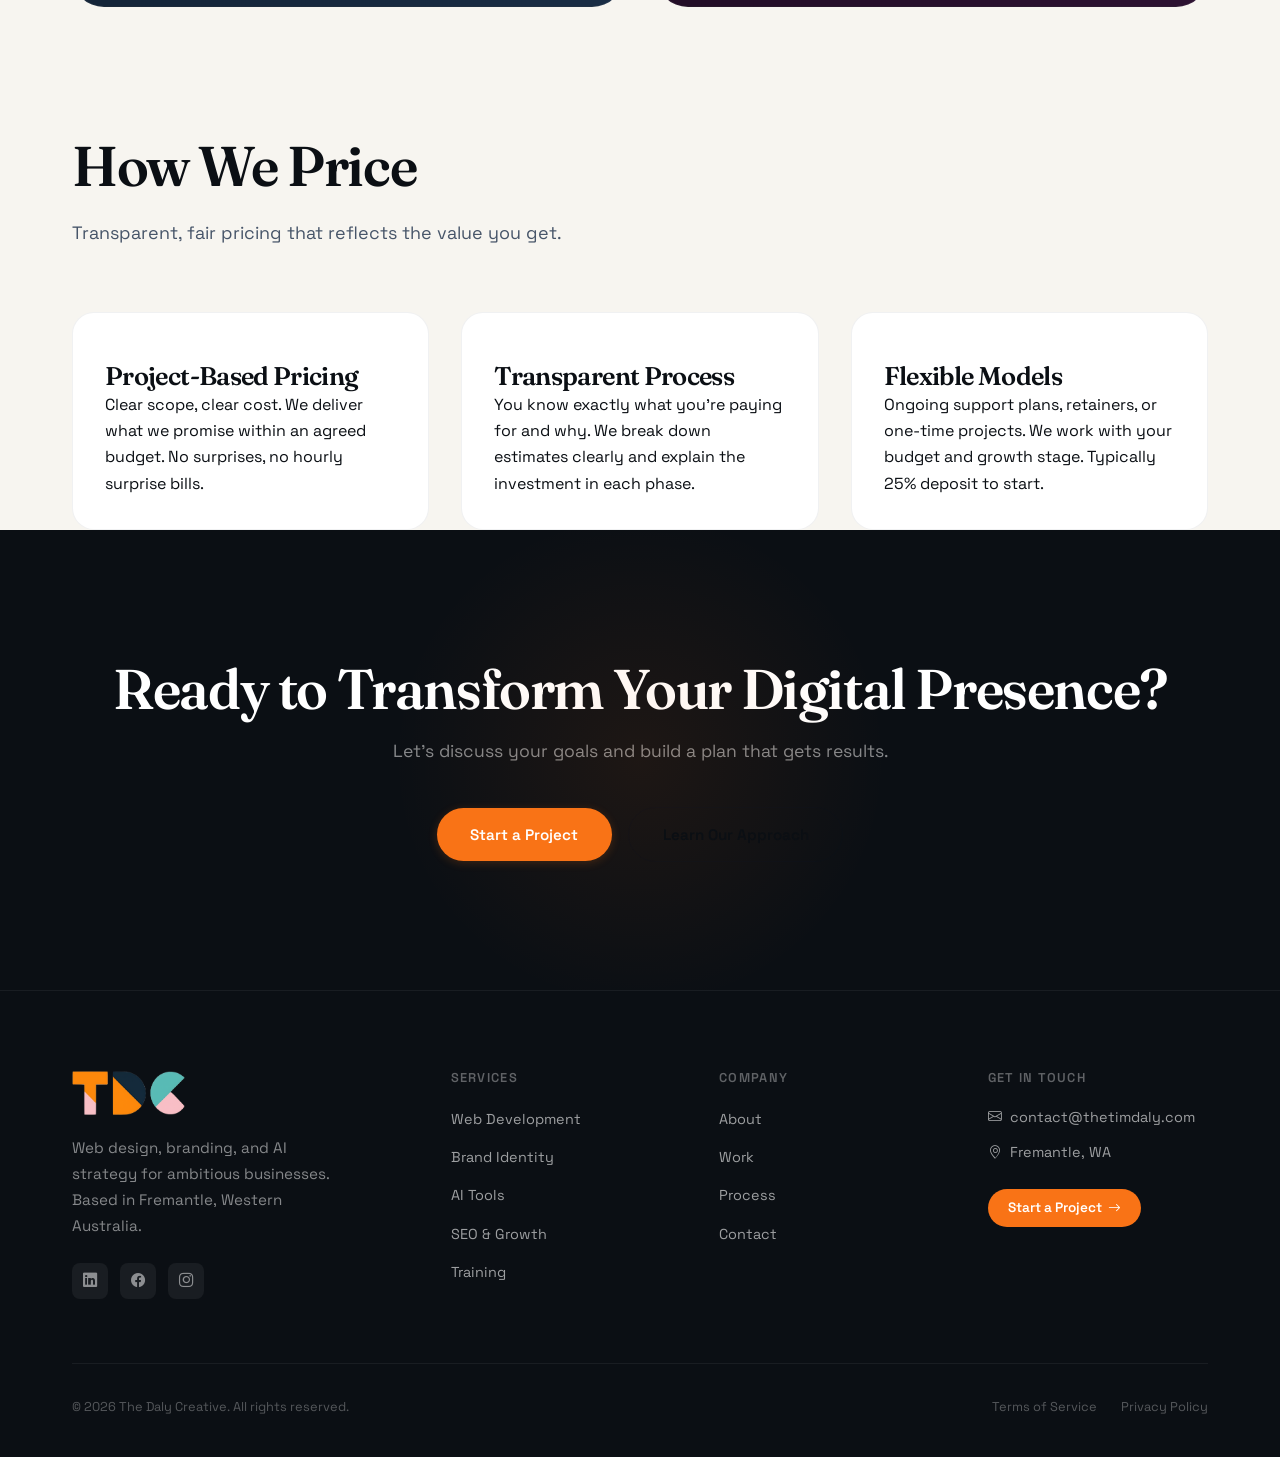
<file: services.html>
<!doctype html>
<html lang="en">

<head>
	<!--===== HEAD TAGS =====-->
	<meta charset="UTF-8" />
	<meta name="viewport" content="width=device-width, initial-scale=1.0" />
	<!--Page Title-->
	<title>Services | The Daly Creative</title>
	<!--Description-->
	<meta name="description"
		content="Premium web design, branding, AI strategy, and automation services. We help brands grow through design, tech, and tools that think with you." />
	<!--Favicon-->
	<link rel="icon" type="image/png" href="images/icons/icon-x256.png" />
	<!--Bootstrap Icons-->
	<link rel="stylesheet" href="https://cdn.jsdelivr.net/npm/bootstrap-icons@1.11.3/font/bootstrap-icons.min.css" />
	<!-- Flaticon UICONS -->
	<link rel="stylesheet"
		href="https://cdn-uicons.flaticon.com/2.6.0/uicons-regular-rounded/css/uicons-regular-rounded.css" />
	<link rel="stylesheet"
		href="https://cdn-uicons.flaticon.com/2.6.0/uicons-solid-rounded/css/uicons-solid-rounded.css" />
	<!--Main Stylesheet-->
	<link rel="stylesheet" href="styles.css" />
</head>

<body>
	<!-- ===== NAV BAR ===== -->
	<nav>
		<div class="nav-container">
			<a href="index.html" class="logo">
				<img src="images/icons/logo-1300x507.png" alt="The Daly Creative" height="42" />
			</a>

			<input type="checkbox" id="nav-toggle" class="nav-toggle" />
			<label for="nav-toggle" class="nav-toggle-label" aria-label="Toggle navigation">
				<span></span><span></span><span></span>
			</label>

			<ul class="nav-links">
				<li data-color="orange">
					<a href="index.html">Home</a>
				</li>
				<li class="nav-has-dropdown" data-color="teal">
					<a href="services.html" class="active">
						Services <i class="bi bi-chevron-down nav-chevron"></i>
					</a>
					<div class="nav-dropdown">
						<div class="nav-dropdown-grid">
							<a href="services.html#web-dev" class="nav-dropdown-card">
								<i class="fi fi-rr-browser nav-dropdown-icon"></i>
								<div><strong>Web Development</strong><span>Fast, beautiful, conversion-ready sites</span></div>
							</a>
							<a href="services.html#brand-identity" class="nav-dropdown-card">
								<i class="fi fi-rr-palette nav-dropdown-icon"></i>
								<div><strong>Brand Identity</strong><span>Logos, guidelines, visual systems</span></div>
							</a>
							<a href="services.html#seo" class="nav-dropdown-card">
								<i class="fi fi-rr-chart-line-up nav-dropdown-icon"></i>
								<div><strong>SEO & Growth</strong><span>Get found, get leads, grow</span></div>
							</a>
							<a href="services.html#ai-strategy" class="nav-dropdown-card">
								<i class="fi fi-rr-brain nav-dropdown-icon"></i>
								<div><strong>AI Strategy</strong><span>Smart automation for real workflows</span></div>
							</a>
							<div class="nav-dropdown-divider"></div>
							<a href="ai-tools.html" class="nav-dropdown-card nav-dropdown-card--dark">
								<i class="fi fi-rr-robot nav-dropdown-icon"></i>
								<div><strong>AI Tools & Automation</strong><span>Custom agents, chatbots, workflow systems</span></div>
							</a>
							<a href="cyber-security.html" class="nav-dropdown-card nav-dropdown-card--maroon">
								<i class="fi fi-rr-shield-check nav-dropdown-icon"></i>
								<div><strong>Cyber Security</strong><span>Protection, audits, and compliance</span></div>
							</a>
						</div>
					</div>
				</li>
				<li data-color="purple"><a href="work.html">Work</a></li>
				<li class="nav-has-dropdown" data-color="amber">
					<a href="process.html">
						Process <i class="bi bi-chevron-down nav-chevron"></i>
					</a>
					<div class="nav-dropdown">
						<div class="nav-dropdown-grid">
							<a href="process.html#discover" class="nav-dropdown-card">
								<i class="fi fi-rr-search nav-dropdown-icon"></i>
								<div><strong>01 Discover</strong><span>Research, goals, and strategy</span></div>
							</a>
							<a href="process.html#design" class="nav-dropdown-card">
								<i class="fi fi-rr-interrogation nav-dropdown-icon"></i>
								<div><strong>02 Design</strong><span>Wireframes, UI, and branding</span></div>
							</a>
							<a href="process.html#build" class="nav-dropdown-card">
								<i class="fi fi-rr-code-simple nav-dropdown-icon"></i>
								<div><strong>03 Build</strong><span>Development and optimization</span></div>
							</a>
							<a href="process.html#launch" class="nav-dropdown-card">
								<i class="fi fi-rr-rocket-lunch nav-dropdown-icon"></i>
								<div><strong>04 Launch</strong><span>Deployment and growth</span></div>
							</a>
						</div>
					</div>
				</li>
				<li class="nav-has-dropdown" data-color="blue">
					<a href="about.html">
						About <i class="bi bi-chevron-down nav-chevron"></i>
					</a>
					<div class="nav-dropdown">
						<div class="nav-dropdown-grid">
							<a href="about.html#the-founder" class="nav-dropdown-card">
								<i class="fi fi-rr-user nav-dropdown-icon"></i>
								<div><strong>The Founder</strong><span>Meet Tim Daly</span></div>
							</a>
							<a href="about.html#values" class="nav-dropdown-card">
								<i class="fi fi-rr-heart nav-dropdown-icon"></i>
								<div><strong>Values</strong><span>What drives the creative work</span></div>
							</a>
						</div>
					</div>
				</li>
				<li><a href="contact.html" class="nav-cta">Start a Project <i class="bi bi-arrow-right nav-icon"></i></a></li>
			</ul>

			<div class="nav-overlay" onclick="document.getElementById('nav-toggle').checked = false"></div>
		</div>
	</nav>

	<!-- ===== HERO SECTION ===== -->
	<section class="services-hero">
		<div class="container">
			<div class="reveal">
				<h1>Services Built for Growth</h1>
				<p class="hero-subtitle">
					Strategic design, smart technology, and automation that moves your brand forward. 
					From foundational branding to cutting-edge AI solutions.
				</p>
			</div>
		</div>
	</section>

	<!-- ===== FILTER NAVIGATION ===== -->
	<nav class="filter-nav reveal">
		<div class="container">
			<button class="filter-btn active" data-filter="all">All Services</button>
			<button class="filter-btn" data-filter="foundation">Build Foundation</button>
			<button class="filter-btn" data-filter="smarter">Work Smarter</button>
			<button class="filter-btn" data-filter="scale">Scale & Support</button>
		</div>
	</nav>


	<!-- ===== SERVICES GRID ===== -->
	<main class="services-grid-wrapper">
		<!-- SECTION 1: BUILD YOUR FOUNDATION -->
		<section id="foundation" class="services-section" data-category="foundation">
			<div class="container">
				<div class="section-header reveal">
					<div class="section-label">
						<i class="fi fi-rr-paint-brush"></i>
						<span>Foundation</span>
					</div>
					<h2>Build Your Foundation</h2>
					<p>From logo to launch — the essentials that establish your presence and make your first impression count.</p>
				</div>

				<div class="services-grid reveal-delay-1">
					<!-- WEB DEVELOPMENT -->
					<div id="web-dev" class="service-card reveal-delay-1">
						<div class="service-icon" style="color: var(--teal)">
							<i class="fi fi-rr-browser"></i>
						</div>
						<h3>Custom Website Development</h3>
						<p>
							High-performance, mobile-responsive websites engineered to convert visitors into customers. 
							Built on modern frameworks with SEO, accessibility, and speed built in.
						</p>
						<a href="#web-dev" class="card-link">Learn more →</a>
					</div>

					<!-- STRATEGIC BRANDING -->
					<div id="brand-identity" class="service-card reveal-delay-2">
						<div class="service-icon" style="color: var(--orange)">
							<i class="fi fi-rr-palette"></i>
						</div>
						<h3>Strategic Brand Identity</h3>
						<p>
							Cohesive visual identities that communicate your values and stand out in your market. 
							Includes logo design, color systems, typography, and brand guidelines for consistent impact.
						</p>
						<a href="#brand-identity" class="card-link">Learn more →</a>
					</div>

					<!-- LOCALIZED SEO -->
					<div id="seo" class="service-card reveal-delay-3">
						<div class="service-icon" style="color: var(--teal)">
							<i class="fi fi-rr-search-alt"></i>
						</div>
						<h3>Localized SEO Visibility</h3>
						<p>
							Get found by customers searching for your services in your area. Strategic keyword optimization, 
							local directory management, and authority building that drives qualified traffic.
						</p>
						<a href="#seo" class="card-link">Learn more →</a>
					</div>

					<!-- MANAGED AD CAMPAIGNS -->
					<div id="ads" class="service-card reveal-delay-4">
						<div class="service-icon" style="color: var(--amber)">
							<i class="fi fi-rr-presentation"></i>
						</div>
						<h3>Managed Ad Campaigns</h3>
						<p>
							Expert campaign management across Google, Meta, and LinkedIn that maximizes ROI. 
							Strategic targeting, continuous optimization, and transparent reporting on every dollar spent.
						</p>
						<a href="#ads" class="card-link">Learn more →</a>
					</div>
				</div>
			</div>
		</section>

		<!-- SECTION 2: WORK SMARTER -->
		<section id="smarter" class="services-section" data-category="smarter">
			<div class="container">
				<div class="section-header reveal">
					<div class="section-label">
						<i class="fi fi-rr-brain"></i>
						<span>AI & Automation</span>
					</div>
					<h2>Work Smarter, Not Harder</h2>
					<p>Intelligent tools and automation that handle repetitive work, freeing your team to focus on growth and strategy.</p>
				</div>

				<div class="services-grid reveal-delay-1">
					<!-- AI STRATEGY -->
					<div id="ai-strategy" class="service-card reveal-delay-1">
						<div class="service-icon" style="color: var(--purple)">
							<i class="fi fi-rr-brain"></i>
						</div>
						<h3>AI Strategy & Navigation</h3>
						<p>
							Identify which AI tools actually work for your business. We audit your workflows, recommend solutions, 
							and create a roadmap for responsible, profitable AI integration.
						</p>
						<a href="#ai-strategy" class="card-link">Learn more →</a>
					</div>

					<!-- WORKFLOW AUTOMATION -->
					<div id="automation" class="service-card reveal-delay-2">
						<div class="service-icon" style="color: var(--blue)">
							<i class="fi fi-rr-settings"></i>
						</div>
						<h3>Workflow Automation</h3>
						<p>
							Eliminate repetitive tasks with intelligent automation. From email workflows to data synchronization, 
							we build systems that save hours each week and reduce human error.
						</p>
						<a href="#automation" class="card-link">Learn more →</a>
					</div>

					<!-- AI CONTENT SUPPORT -->
					<div id="ai-content" class="service-card reveal-delay-3">
						<div class="service-icon" style="color: var(--orange)">
							<i class="fi fi-rr-document"></i>
						</div>
						<h3>AI Content Support</h3>
						<p>
							Brand-aligned content powered by AI across every channel. Blog posts, social media, email campaigns, 
							and sales materials — all consistent with your voice and strategy.
						</p>
						<a href="#ai-content" class="card-link">Learn more →</a>
					</div>

					<!-- SMART CHATBOTS -->
					<div id="chatbots" class="service-card reveal-delay-4">
						<div class="service-icon" style="color: var(--teal)">
							<i class="fi fi-rr-message-bot"></i>
						</div>
						<h3>Smart Chatbots</h3>
						<p>
							24/7 customer support that sounds like your brand. AI-powered bots handle common questions, 
							qualify leads, and escalate complex issues to your team.
						</p>
						<a href="#chatbots" class="card-link">Learn more →</a>
					</div>
				</div>
			</div>
		</section>

		<!-- SECTION 3: SCALE & SUPPORT -->
		<section id="scale" class="services-section" data-category="scale">
			<div class="container">
				<div class="section-header reveal">
					<div class="section-label">
						<i class="fi fi-rr-chart-line-up"></i>
						<span>Growth</span>
					</div>
					<h2>Scale & Support</h2>
					<p>Data-driven insights, ongoing optimization, and strategic partnerships that accelerate your growth and adapt to market changes.</p>
				</div>

				<div class="services-grid reveal-delay-1">
					<!-- DATA INSIGHTS -->
					<div id="analytics" class="service-card reveal-delay-1">
						<div class="service-icon" style="color: var(--blue)">
							<i class="fi fi-rr-analytics"></i>
						</div>
						<h3>Data Insights & Analytics</h3>
						<p>
							Clear, actionable insights from your data. We set up tracking, analyze performance, 
							and deliver reports that show what's working and where to invest next.
						</p>
						<a href="#analytics" class="card-link">Learn more →</a>
					</div>

					<!-- GROW & SUPPORT -->
					<div id="growth" class="service-card reveal-delay-2">
						<div class="service-icon" style="color: var(--teal)">
							<i class="fi fi-rr-handshake"></i>
						</div>
						<h3>Grow & Support Plan</h3>
						<p>
							Ongoing partnership with monthly strategy sessions, performance optimization, 
							and proactive updates. Your dedicated team working alongside you for sustained growth.
						</p>
						<a href="#growth" class="card-link">Learn more →</a>
					</div>

					<!-- TRAINING -->
					<div id="training" class="service-card reveal-delay-3">
						<div class="service-icon" style="color: var(--amber)">
							<i class="fi fi-rr-graduation-cap"></i>
						</div>
						<h3>Training & Empowerment</h3>
						<p>
							Your team deserves to understand their tools. We provide comprehensive training on your systems, 
							emerging technologies, and best practices so you can operate independently.
						</p>
						<a href="#training" class="card-link">Learn more →</a>
					</div>

					<!-- FUTURE-PROOFING -->
					<div id="future-proof" class="service-card reveal-delay-4">
						<div class="service-icon" style="color: var(--purple)">
							<i class="fi fi-rr-shield-check"></i>
						</div>
						<h3>Future-Proofing</h3>
						<p>
							Technology moves fast. We keep your systems current, secure, and adaptable to new opportunities. 
							Regular audits and strategic updates mean you're never left behind.
						</p>
						<a href="#future-proof" class="card-link">Learn more →</a>
					</div>
				</div>
			</div>
		</section>
	</main>

	<!-- ===== FEATURED SERVICES SECTION ===== -->
	<section class="featured-services-section">
		<div class="container">
			<div class="section-header reveal">
				<h2>Specialized Expertise</h2>
				<p>Deep knowledge in emerging technologies and security that protect your business.</p>
			</div>

			<div class="featured-services-grid">
				<!-- AI TOOLS FEATURED -->
				<div class="featured-service-tile featured-service-ai reveal-delay-1">
					<div class="featured-service-content">
						<div class="featured-service-icon">
							<i class="fi fi-rr-brain"></i>
						</div>
						<h3>Custom AI Agents</h3>
						<p>
							Purpose-built GPT agents trained on your brand, products, and processes. 
							Deeper intelligence than generic tools — tailored specifically for your business needs.
						</p>
						<a href="#ai-strategy" class="featured-service-btn">Explore AI Solutions</a>
					</div>
				</div>

				<!-- CYBER SECURITY FEATURED -->
				<div class="featured-service-tile featured-service-cyber reveal-delay-2">
					<div class="featured-service-content">
						<div class="featured-service-icon">
							<i class="fi fi-rr-shield-check"></i>
						</div>
						<h3>Cyber Security</h3>
						<p>
							Comprehensive security audits, threat prevention, and compliance support. 
							Protect your business, your team, and your customers with enterprise-grade security.
						</p>
						<a href="cyber-security.html" class="featured-service-btn">Learn About Security</a>
					</div>
				</div>
			</div>
		</div>
	</section>

	<!-- ===== PRICING APPROACH SECTION ===== -->
	<section class="pricing-approach">
		<div class="container">
			<div class="section-header reveal">
				<h2>How We Price</h2>
				<p>Transparent, fair pricing that reflects the value you get.</p>
			</div>

			<div class="pricing-grid reveal-delay-1">
				<div class="pricing-card reveal-delay-1">
					<div class="pricing-icon" style="color: var(--orange)">
						<i class="fi fi-rr-calculator"></i>
					</div>
					<h3>Project-Based Pricing</h3>
					<p>
						Clear scope, clear cost. We deliver what we promise within an agreed budget. 
						No surprises, no hourly surprise bills.
					</p>
				</div>

				<div class="pricing-card reveal-delay-2">
					<div class="pricing-icon" style="color: var(--teal)">
						<i class="fi fi-rr-handshake"></i>
					</div>
					<h3>Transparent Process</h3>
					<p>
						You know exactly what you're paying for and why. We break down estimates clearly 
						and explain the investment in each phase.
					</p>
				</div>

				<div class="pricing-card reveal-delay-3">
					<div class="pricing-icon" style="color: var(--purple)">
						<i class="fi fi-rr-chart-line-up"></i>
					</div>
					<h3>Flexible Models</h3>
					<p>
						Ongoing support plans, retainers, or one-time projects. We work with your budget 
						and growth stage. Typically 25% deposit to start.
					</p>
				</div>
			</div>
		</div>
	</section>

	<!-- ===== CTA SECTION ===== -->
	<section class="cta-section reveal">
		<div class="container">
			<h2>Ready to Transform Your Digital Presence?</h2>
			<p>Let's discuss your goals and build a plan that gets results.</p>
			<div class="cta-buttons">
				<a href="contact.html" class="btn btn--accent">Start a Project</a>
				<a href="about.html" class="btn btn--ghost">Learn Our Approach</a>
			</div>
		</div>
	</section>

	<!-- ===== FOOTER ===== -->
	<footer class="site-footer">
		<div class="container">
			<div class="footer-grid">
				<!-- Brand Column -->
				<div class="footer-brand">
					<a href="index.html">
						<img src="images/icons/logo-1300x507.png" alt="The Daly Creative" style="height: 44px; width: auto; margin-bottom: 1.25rem;" />
					</a>
					<p>
						Web design, branding, and AI strategy for ambitious businesses.
						Based in Fremantle, Western Australia.
					</p>
					<div class="footer-socials">
						<a href="https://www.linkedin.com/in/thetimdaly/" target="_blank" rel="noopener noreferrer"
							class="footer-social-link" aria-label="LinkedIn">
							<i class="bi bi-linkedin"></i>
						</a>
						<a href="https://www.facebook.com/thedalycreative/" target="_blank" rel="noopener noreferrer"
							class="footer-social-link" aria-label="Facebook">
							<i class="bi bi-facebook"></i>
						</a>
						<a href="https://www.instagram.com/thedalycreative/" target="_blank" rel="noopener noreferrer"
							class="footer-social-link" aria-label="Instagram">
							<i class="bi bi-instagram"></i>
						</a>
					</div>
				</div>

				<!-- Services Column -->
				<div>
					<h4 class="footer-heading">Services</h4>
					<ul class="footer-links">
						<li><a href="services.html#web-dev">Web Development</a></li>
						<li><a href="services.html#brand-identity">Brand Identity</a></li>
						<li><a href="ai-tools.html">AI Tools</a></li>
						<li><a href="services.html#seo">SEO & Growth</a></li>
						<li><a href="services.html#training">Training</a></li>
					</ul>
				</div>

				<!-- Company Column -->
				<div>
					<h4 class="footer-heading">Company</h4>
					<ul class="footer-links">
						<li><a href="about.html">About</a></li>
						<li><a href="work.html">Work</a></li>
						<li><a href="process.html">Process</a></li>
						<li><a href="contact.html">Contact</a></li>
					</ul>
				</div>

				<!-- Get in Touch Column -->
				<div>
					<h4 class="footer-heading">Get in Touch</h4>
					<ul class="footer-links">
						<li>
							<a href="mailto:contact@thetimdaly.com" class="footer-contact-item">
								<i class="bi bi-envelope"></i> contact@thetimdaly.com
							</a>
						</li>
						<li>
							<span class="footer-contact-item">
								<i class="bi bi-geo-alt"></i> Fremantle, WA
							</span>
						</li>
					</ul>
					<a href="contact.html" class="footer-cta">
						Start a Project <i class="bi bi-arrow-right"></i>
					</a>
				</div>
			</div>

			<div class="footer-bottom">
				<p class="footer-copyright">&copy; 2026 The Daly Creative. All rights reserved.</p>
				<div class="footer-legal">
					<a href="terms.html">Terms of Service</a>
					<a href="privacy.html">Privacy Policy</a>
				</div>
			</div>
		</div>
	</footer>

	<!-- ===== SCRIPTS ===== -->
	<script>
		// Navbar scroll
		const nav = document.querySelector("nav");
		const filterNav = document.querySelector(".filter-nav");
		
		window.addEventListener("scroll", () => {
			const scrolled = window.scrollY > 40;
			nav.classList.toggle("nav--scrolled", scrolled);
			
			// Adjust sticky top of filter nav to follow main nav height
			if (filterNav) {
				filterNav.style.top = scrolled ? "60px" : "80px";
			}
		}, { passive: true });

		// Scroll reveal
		const revealObserver = new IntersectionObserver((entries) => {
			entries.forEach(entry => {
				if (entry.isIntersecting) {
					entry.target.classList.add("visible");
					revealObserver.unobserve(entry.target);
				}
			});
		}, { threshold: 0.08, rootMargin: "0px 0px -60px 0px" });
		document.querySelectorAll(".reveal, .reveal-scale, .reveal-left, .reveal-right").forEach(el => revealObserver.observe(el));

		// Mobile nav close
		document.querySelectorAll(".nav-links a").forEach(link => {
			link.addEventListener("click", () => { document.getElementById("nav-toggle").checked = false; });
		});

		// Smooth anchor scroll
		document.querySelectorAll('a[href^="#"]').forEach(anchor => {
			anchor.addEventListener("click", function(e) {
				const target = document.querySelector(this.getAttribute("href"));
				if (target) { e.preventDefault(); target.scrollIntoView({ behavior: "smooth" }); }
			});
		});

		// Filter navigation functionality
		const filterBtns = document.querySelectorAll('.filter-btn');
		const sections = document.querySelectorAll('.services-section');

		filterBtns.forEach(btn => {
			btn.addEventListener('click', function () {
				const filter = this.getAttribute('data-filter');
				filterBtns.forEach(b => b.classList.remove('active'));
				this.classList.add('active');

				if (filter === 'all') {
					sections.forEach(s => s.style.display = 'block');
				} else {
					sections.forEach(s => {
						s.style.display = s.getAttribute('data-category') === filter ? 'block' : 'none';
					});
				}
				// Optional: scroll to grid top when filtering
				document.querySelector('.services-grid-wrapper').scrollIntoView({ behavior: 'smooth' });
			});
		});

		// Magnetic button effect
		if (window.matchMedia("(min-width: 768px) and (hover: hover)").matches) {
			document.querySelectorAll(".btn--accent, .nav-cta, .footer-cta").forEach(btn => {
				btn.addEventListener("mousemove", function(e) {
					const rect = this.getBoundingClientRect();
					const x = e.clientX - rect.left - rect.width / 2;
					const y = e.clientY - rect.top - rect.height / 2;
					this.style.transform = `translateY(-3px) translate(${x * 0.12}px, ${y * 0.12}px)`;
				});
				btn.addEventListener("mouseleave", function() {
					this.style.transform = "";
				});
			});
		}
	</script>
</body>

</html>
</file>
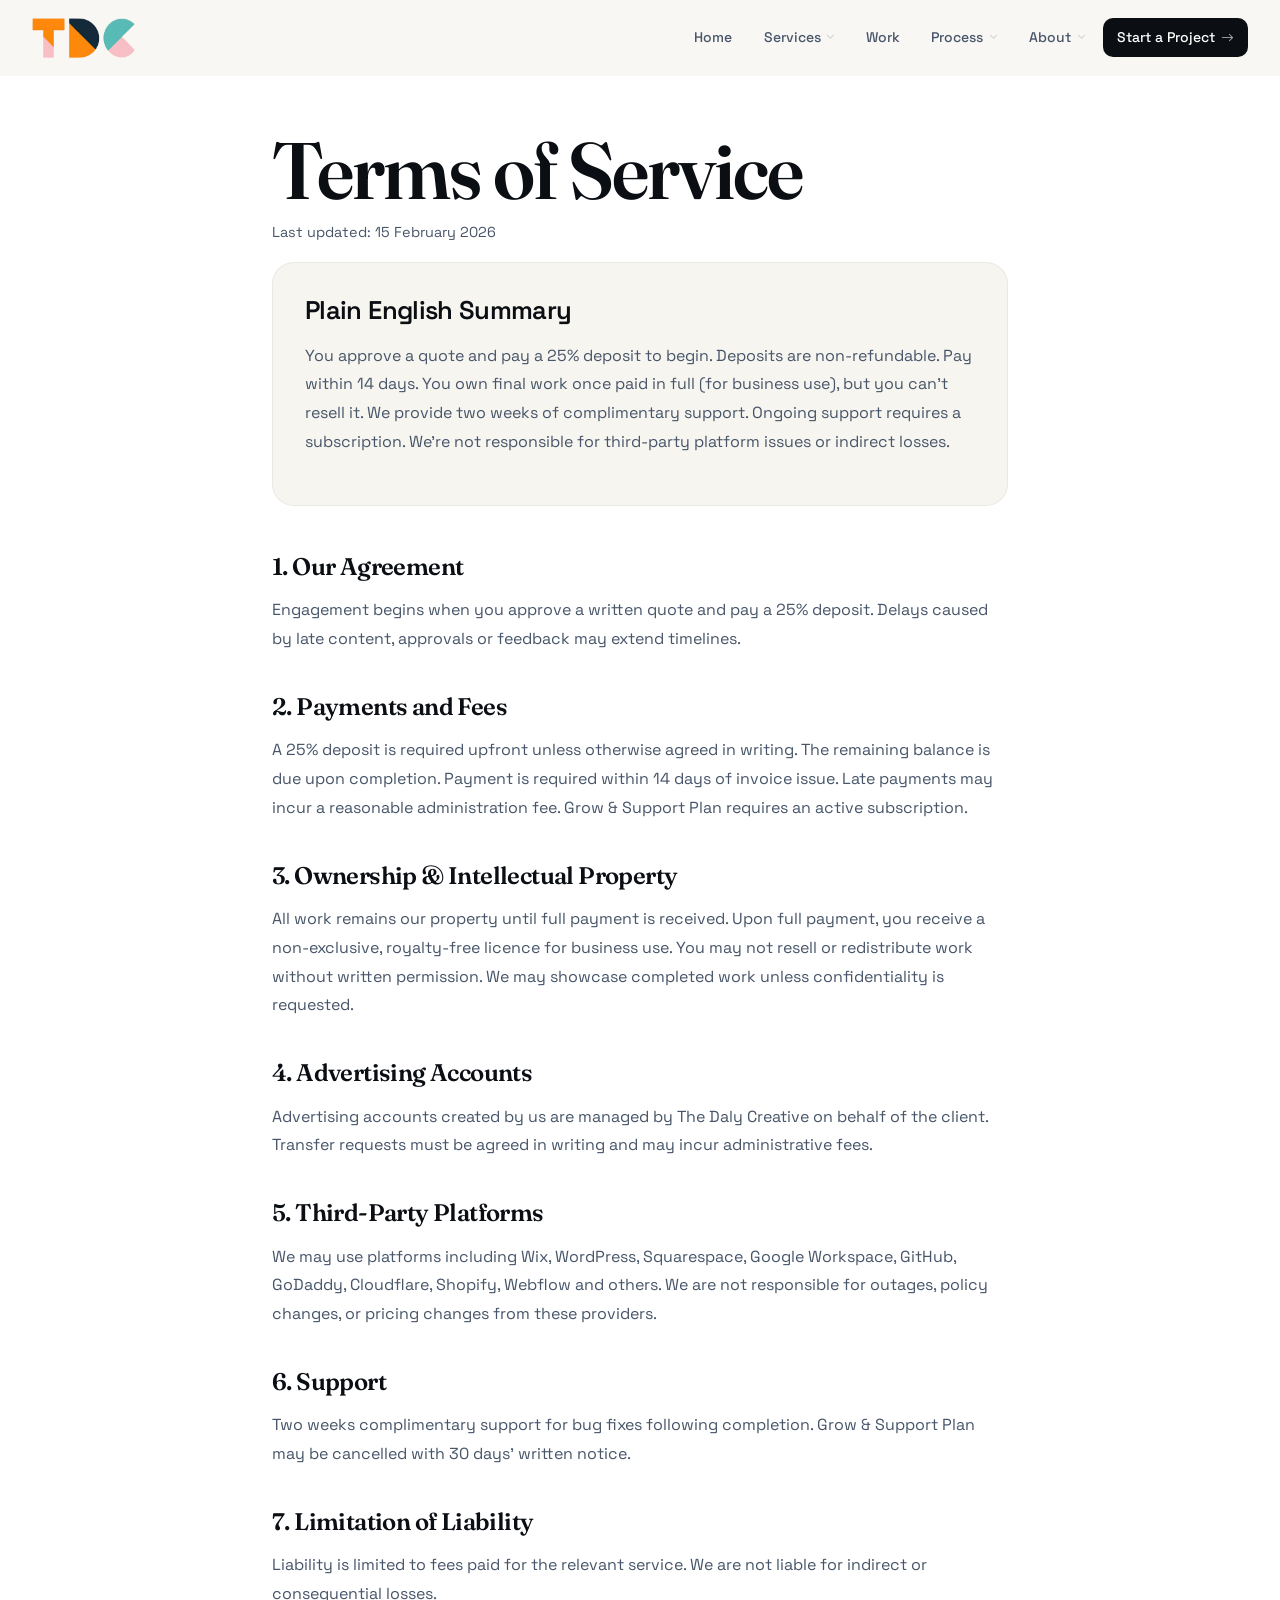
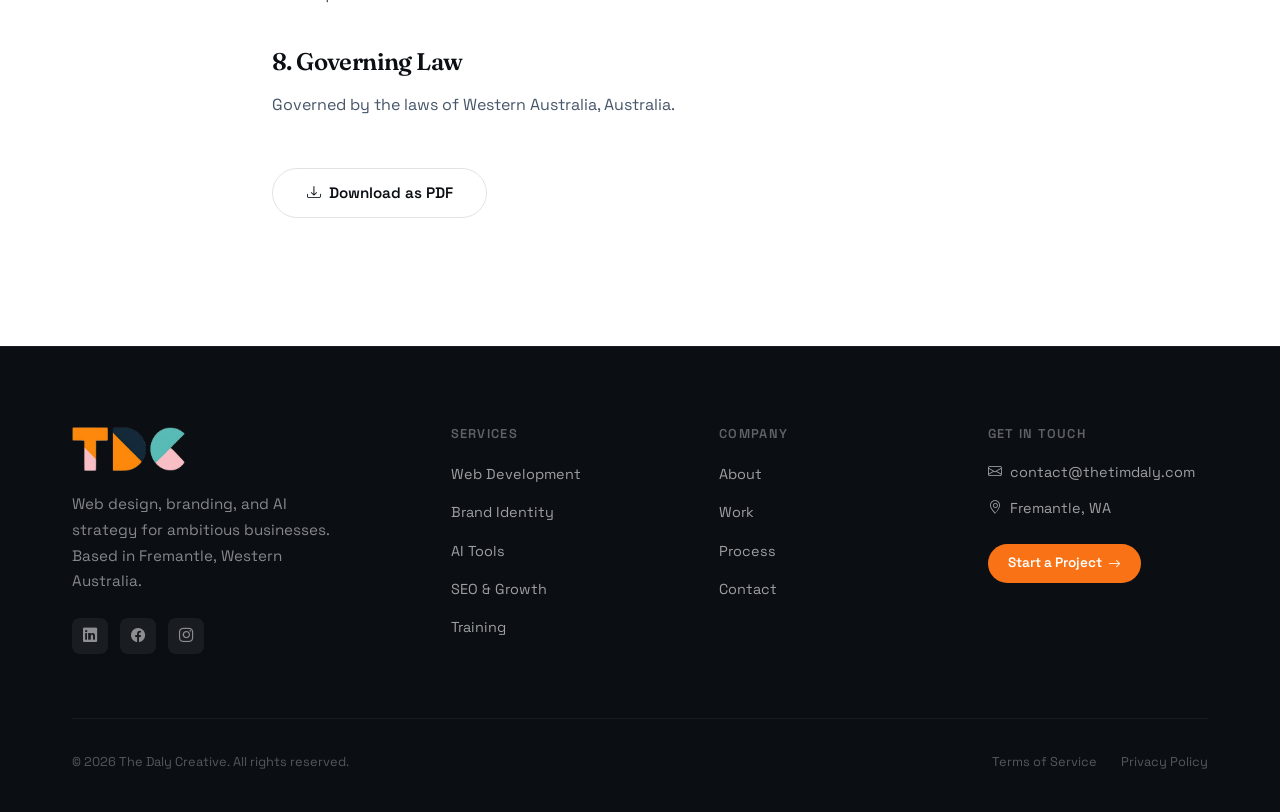
<file: terms.html>
<!doctype html>
<html lang="en">

<head>
	<meta charset="UTF-8" />
	<meta name="viewport" content="width=device-width, initial-scale=1.0" />
	<title>Terms of Service | The Daly Creative</title>
	<meta name="description"
		content="Terms of Service for The Daly Creative. Our agreement terms for web design, branding, and digital services." />
	<link rel="icon" type="image/png" href="images/icons/icon-x256.png" />

	<link rel="stylesheet" href="https://cdn.jsdelivr.net/npm/bootstrap-icons@1.11.3/font/bootstrap-icons.min.css" />
	<link rel="stylesheet"
		href="https://cdn-uicons.flaticon.com/2.6.0/uicons-regular-rounded/css/uicons-regular-rounded.css" />
	<link rel="stylesheet"
		href="https://cdn-uicons.flaticon.com/2.6.0/uicons-solid-rounded/css/uicons-solid-rounded.css" />
	<link rel="stylesheet" href="styles.css" />
</head>

<body class="legal-page">
	<!-- ===== NAVIGATION ===== -->
	<!-- ===== NAVIGATION ===== -->
	<nav>
		<div class="nav-container">
			<a href="index.html" class="logo">
				<img src="images/icons/logo-1300x507.png" alt="The Daly Creative" height="42" />
			</a>

			<input type="checkbox" id="nav-toggle" class="nav-toggle" />
			<label for="nav-toggle" class="nav-toggle-label" aria-label="Toggle navigation">
				<span></span><span></span><span></span>
			</label>

			<ul class="nav-links">
				<li data-color="orange">
					<a href="index.html">Home</a>
				</li>
				<li class="nav-has-dropdown" data-color="teal">
					<a href="services.html">
						Services <i class="bi bi-chevron-down nav-chevron"></i>
					</a>
					<div class="nav-dropdown">
						<div class="nav-dropdown-grid">
							<a href="services.html#web-dev" class="nav-dropdown-card">
								<i class="fi fi-rr-browser nav-dropdown-icon"></i>
								<div><strong>Web Development</strong><span>Fast, beautiful, conversion-ready sites</span></div>
							</a>
							<a href="services.html#brand-identity" class="nav-dropdown-card">
								<i class="fi fi-rr-palette nav-dropdown-icon"></i>
								<div><strong>Brand Identity</strong><span>Logos, guidelines, visual systems</span></div>
							</a>
							<a href="services.html#seo" class="nav-dropdown-card">
								<i class="fi fi-rr-chart-line-up nav-dropdown-icon"></i>
								<div><strong>SEO & Growth</strong><span>Get found, get leads, grow</span></div>
							</a>
							<a href="services.html#ai-strategy" class="nav-dropdown-card">
								<i class="fi fi-rr-brain nav-dropdown-icon"></i>
								<div><strong>AI Strategy</strong><span>Smart automation for real workflows</span></div>
							</a>
							<div class="nav-dropdown-divider"></div>
							<a href="ai-tools.html" class="nav-dropdown-card nav-dropdown-card--dark">
								<i class="fi fi-rr-robot nav-dropdown-icon"></i>
								<div><strong>AI Tools & Automation</strong><span>Custom agents, chatbots, workflow systems</span></div>
							</a>
							<a href="cyber-security.html" class="nav-dropdown-card nav-dropdown-card--maroon">
								<i class="fi fi-rr-shield-check nav-dropdown-icon"></i>
								<div><strong>Cyber Security</strong><span>Protection, audits, and compliance</span></div>
							</a>
						</div>
					</div>
				</li>
				<li data-color="purple"><a href="work.html">Work</a></li>
				<li class="nav-has-dropdown" data-color="amber">
					<a href="process.html">
						Process <i class="bi bi-chevron-down nav-chevron"></i>
					</a>
					<div class="nav-dropdown">
						<div class="nav-dropdown-grid">
							<a href="process.html#discover" class="nav-dropdown-card">
								<i class="fi fi-rr-search nav-dropdown-icon"></i>
								<div><strong>01 Discover</strong><span>Research, goals, and strategy</span></div>
							</a>
							<a href="process.html#design" class="nav-dropdown-card">
								<i class="fi fi-rr-interrogation nav-dropdown-icon"></i>
								<div><strong>02 Design</strong><span>Wireframes, UI, and branding</span></div>
							</a>
							<a href="process.html#build" class="nav-dropdown-card">
								<i class="fi fi-rr-code-simple nav-dropdown-icon"></i>
								<div><strong>03 Build</strong><span>Development and optimization</span></div>
							</a>
							<a href="process.html#launch" class="nav-dropdown-card">
								<i class="fi fi-rr-rocket-lunch nav-dropdown-icon"></i>
								<div><strong>04 Launch</strong><span>Deployment and growth</span></div>
							</a>
						</div>
					</div>
				</li>
				<li class="nav-has-dropdown" data-color="blue">
					<a href="about.html">
						About <i class="bi bi-chevron-down nav-chevron"></i>
					</a>
					<div class="nav-dropdown">
						<div class="nav-dropdown-grid">
							<a href="about.html#the-founder" class="nav-dropdown-card">
								<i class="fi fi-rr-user nav-dropdown-icon"></i>
								<div><strong>The Founder</strong><span>Meet Tim Daly</span></div>
							</a>
							<a href="about.html#values" class="nav-dropdown-card">
								<i class="fi fi-rr-heart nav-dropdown-icon"></i>
								<div><strong>Values</strong><span>What drives the creative work</span></div>
							</a>
						</div>
					</div>
				</li>
				<li><a href="contact.html" class="nav-cta">Start a Project <i class="bi bi-arrow-right nav-icon"></i></a></li>
			</ul>

			<div class="nav-overlay" onclick="document.getElementById('nav-toggle').checked = false"></div>
		</div>
	</nav>


	<!-- ===== CONTENT ===== -->
	<div class="legal-content">
		<h1>Terms of Service</h1>
		<p class="legal-date">Last updated: 15 February 2026</p>

		<div class="legal-summary">
			<h3>Plain English Summary</h3>
			<p>
				You approve a quote and pay a 25% deposit to begin. Deposits are
				non-refundable. Pay within 14 days. You own final work once paid in full
				(for business use), but you can't resell it. We provide two weeks of
				complimentary support. Ongoing support requires a subscription. We're not
				responsible for third-party platform issues or indirect losses.
			</p>
		</div>

		<h2>1. Our Agreement</h2>
		<p>
			Engagement begins when you approve a written quote and pay a 25% deposit.
			Delays caused by late content, approvals or feedback may extend timelines.
		</p>

		<h2>2. Payments and Fees</h2>
		<p>
			A 25% deposit is required upfront unless otherwise agreed in writing. The
			remaining balance is due upon completion. Payment is required within 14 days
			of invoice issue. Late payments may incur a reasonable administration fee.
			Grow & Support Plan requires an active subscription.
		</p>

		<h2>3. Ownership & Intellectual Property</h2>
		<p>
			All work remains our property until full payment is received. Upon full
			payment, you receive a non-exclusive, royalty-free licence for business use.
			You may not resell or redistribute work without written permission. We may
			showcase completed work unless confidentiality is requested.
		</p>

		<h2>4. Advertising Accounts</h2>
		<p>
			Advertising accounts created by us are managed by The Daly Creative on
			behalf of the client. Transfer requests must be agreed in writing and may
			incur administrative fees.
		</p>

		<h2>5. Third-Party Platforms</h2>
		<p>
			We may use platforms including Wix, WordPress, Squarespace, Google
			Workspace, GitHub, GoDaddy, Cloudflare, Shopify, Webflow and others. We are
			not responsible for outages, policy changes, or pricing changes from these
			providers.
		</p>

		<h2>6. Support</h2>
		<p>
			Two weeks complimentary support for bug fixes following completion. Grow &
			Support Plan may be cancelled with 30 days' written notice.
		</p>

		<h2>7. Limitation of Liability</h2>
		<p>
			Liability is limited to fees paid for the relevant service. We are not
			liable for indirect or consequential losses.
		</p>

		<h2>8. Governing Law</h2>
		<p>Governed by the laws of Western Australia, Australia.</p>

		<button class="btn btn--ghost" onclick="window.print()" style="margin-top: 2rem;">
			<i class="bi bi-download"></i> Download as PDF
		</button>
	</div>

	<!-- ===== FOOTER ===== -->
	<footer class="site-footer">
		<div class="container">
			<div class="footer-grid">
				<!-- Brand Column -->
				<div class="footer-brand">
					<a href="index.html">
						<img src="images/icons/logo-1300x507.png" alt="The Daly Creative" style="height: 44px; width: auto; margin-bottom: 1.25rem;" />
					</a>
					<p>
						Web design, branding, and AI strategy for ambitious businesses.
						Based in Fremantle, Western Australia.
					</p>
					<div class="footer-socials">
						<a href="https://www.linkedin.com/in/thetimdaly/" target="_blank" rel="noopener noreferrer"
							class="footer-social-link" aria-label="LinkedIn">
							<i class="bi bi-linkedin"></i>
						</a>
						<a href="https://www.facebook.com/thedalycreative/" target="_blank" rel="noopener noreferrer"
							class="footer-social-link" aria-label="Facebook">
							<i class="bi bi-facebook"></i>
						</a>
						<a href="https://www.instagram.com/thedalycreative/" target="_blank" rel="noopener noreferrer"
							class="footer-social-link" aria-label="Instagram">
							<i class="bi bi-instagram"></i>
						</a>
					</div>
				</div>

				<!-- Services Column -->
				<div>
					<h4 class="footer-heading">Services</h4>
					<ul class="footer-links">
						<li><a href="services.html#web-dev">Web Development</a></li>
						<li><a href="services.html#brand-identity">Brand Identity</a></li>
						<li><a href="ai-tools.html">AI Tools</a></li>
						<li><a href="services.html#seo">SEO & Growth</a></li>
						<li><a href="services.html#training">Training</a></li>
					</ul>
				</div>

				<!-- Company Column -->
				<div>
					<h4 class="footer-heading">Company</h4>
					<ul class="footer-links">
						<li><a href="about.html">About</a></li>
						<li><a href="work.html">Work</a></li>
						<li><a href="process.html">Process</a></li>
						<li><a href="contact.html">Contact</a></li>
					</ul>
				</div>

				<!-- Get in Touch Column -->
				<div>
					<h4 class="footer-heading">Get in Touch</h4>
					<ul class="footer-links">
						<li>
							<a href="mailto:contact@thetimdaly.com" class="footer-contact-item">
								<i class="bi bi-envelope"></i> contact@thetimdaly.com
							</a>
						</li>
						<li>
							<span class="footer-contact-item">
								<i class="bi bi-geo-alt"></i> Fremantle, WA
							</span>
						</li>
					</ul>
					<a href="contact.html" class="footer-cta">
						Start a Project <i class="bi bi-arrow-right"></i>
					</a>
				</div>
			</div>

			<div class="footer-bottom">
				<p class="footer-copyright">&copy; 2026 The Daly Creative. All rights reserved.</p>
				<div class="footer-legal">
					<a href="terms.html">Terms of Service</a>
					<a href="privacy.html">Privacy Policy</a>
				</div>
			</div>
		</div>
	</footer>

	<script>
		// Navbar scroll
		const nav = document.querySelector("nav");
		window.addEventListener("scroll", () => {
			nav.classList.toggle("nav--scrolled", window.scrollY > 40);
		}, { passive: true });

		// Scroll reveal
		const revealObserver = new IntersectionObserver((entries) => {
			entries.forEach(entry => {
				if (entry.isIntersecting) {
					entry.target.classList.add("visible");
					revealObserver.unobserve(entry.target);
				}
			});
		}, { threshold: 0.08, rootMargin: "0px 0px -60px 0px" });
		document.querySelectorAll(".reveal, .reveal-scale, .reveal-left, .reveal-right").forEach(el => revealObserver.observe(el));

		// Mobile nav close
		document.querySelectorAll(".nav-links a").forEach(link => {
			link.addEventListener("click", () => { document.getElementById("nav-toggle").checked = false; });
		});

		// Magnetic button effect
		if (window.matchMedia("(min-width: 768px) and (hover: hover)").matches) {
			document.querySelectorAll(".btn--accent, .nav-cta, .footer-cta").forEach(btn => {
				btn.addEventListener("mousemove", function(e) {
					const rect = this.getBoundingClientRect();
					const x = e.clientX - rect.left - rect.width / 2;
					const y = e.clientY - rect.top - rect.height / 2;
					this.style.transform = `translateY(-3px) translate(${x * 0.12}px, ${y * 0.12}px)`;
				});
				btn.addEventListener("mouseleave", function() {
					this.style.transform = "";
				});
			});
		}
	</script>
</body>

</html>
</file>
<file: styles.css>
@import url("https://fonts.googleapis.com/css2?family=Fraunces:opsz,wght@9..144,400;9..144,500;9..144,600;9..144,700&family=Space+Grotesk:wght@300;400;500;600;700&display=swap");

/* ============================================
   THE DALY CREATIVE — PREMIUM DESIGN SYSTEM v2
   Elevated: motion, depth, texture, presence
   ============================================ */

*,
*::before,
*::after {
	margin: 0;
	padding: 0;
	box-sizing: border-box;
}

:root {
	/* Brand Colors */
	--ink: #0b0f14;
	--navy: #0f1d2d;
	--slate: #475569;
	--muted: #94a3b8;
	--line: rgba(15, 23, 42, 0.06);
	--sand: #f7f5f0;
	--cream: #fefcf8;
	--white: #ffffff;

	/* Accent Colors */
	--orange: #f97316;
	--orange-light: rgba(249, 115, 22, 0.07);
	--orange-glow: rgba(249, 115, 22, 0.3);
	--teal: #14b8a6;
	--teal-light: rgba(20, 184, 166, 0.07);
	--teal-glow: rgba(20, 184, 166, 0.3);
	--purple: #8b5cf6;
	--purple-light: rgba(139, 92, 246, 0.07);
	--purple-glow: rgba(139, 92, 246, 0.3);
	--amber: #f59e0b;
	--blue: #3b82f6;
	--coral: #f43f5e;

	/* Typography */
	--font-serif: "Fraunces", "Georgia", serif;
	--font-sans: "Space Grotesk", system-ui, -apple-system, sans-serif;

	/* Spacing */
	--section-pad: clamp(5rem, 10vw, 8rem);
	--container-max: 1200px;
	--container-wide: 1400px;

	/* Shadows — deeper, more layered */
	--shadow-sm: 0 1px 2px rgba(15, 23, 42, 0.04), 0 2px 6px rgba(15, 23, 42, 0.04);
	--shadow-md: 0 2px 8px rgba(15, 23, 42, 0.04), 0 8px 24px rgba(15, 23, 42, 0.08);
	--shadow-lg: 0 4px 12px rgba(15, 23, 42, 0.04), 0 16px 48px rgba(15, 23, 42, 0.1);
	--shadow-xl: 0 8px 20px rgba(15, 23, 42, 0.06), 0 32px 80px rgba(15, 23, 42, 0.14);
	--shadow-glow-orange: 0 8px 40px rgba(249, 115, 22, 0.2), 0 2px 12px rgba(249, 115, 22, 0.15);
	--shadow-glow-teal: 0 8px 40px rgba(20, 184, 166, 0.2), 0 2px 12px rgba(20, 184, 166, 0.15);

	/* Radius */
	--radius-sm: 10px;
	--radius-md: 14px;
	--radius-lg: 22px;
	--radius-xl: 32px;
	--radius-full: 999px;

	/* Transitions */
	--ease-out: cubic-bezier(0.16, 1, 0.3, 1);
	--ease-spring: cubic-bezier(0.34, 1.56, 0.64, 1);
	--ease-smooth: cubic-bezier(0.4, 0, 0.2, 1);
}

html {
	scroll-behavior: smooth;
	scroll-padding-top: 100px;
	overflow-x: clip;
	-webkit-font-smoothing: antialiased;
	-moz-osx-font-smoothing: grayscale;
}

body {
	font-family: var(--font-sans);
	font-size: 1rem;
	line-height: 1.65;
	color: var(--ink);
	background: var(--sand);
	overflow-x: clip;
}

img {
	max-width: 100%;
	height: auto;
	display: block;
}

a {
	color: inherit;
	text-decoration: none;
}

button {
	font-family: inherit;
	cursor: pointer;
	border: none;
	background: none;
}

::selection {
	background: var(--orange);
	color: var(--white);
}

/* ============================================
   TYPOGRAPHY — dramatic hierarchy
   ============================================ */
h1, h2, h3, h4, h5 {
	font-family: var(--font-serif);
	line-height: 1.1;
	color: var(--ink);
	letter-spacing: -0.025em;
}

h1 {
	font-size: clamp(3rem, 7vw, 5rem);
	font-weight: 600;
	line-height: 1.05;
}

h2 {
	font-size: clamp(2.1rem, 4.5vw, 3.5rem);
	font-weight: 600;
	line-height: 1.1;
}

h3 {
	font-size: clamp(1.2rem, 2vw, 1.6rem);
	font-weight: 600;
	line-height: 1.2;
}

h4 {
	font-size: 1.125rem;
	font-weight: 600;
}

.text-display {
	font-size: clamp(3.5rem, 9vw, 7rem);
	font-weight: 700;
	line-height: 0.95;
	letter-spacing: -0.04em;
}

/* Italic accent for serif headings */
h2 em, h1 em {
	font-style: italic;
	font-weight: 500;
}

/* ============================================
   LAYOUT
   ============================================ */
.container {
	width: 100%;
	max-width: var(--container-max);
	margin: 0 auto;
	padding: 0 clamp(1.25rem, 4vw, 2rem);
}

.container--wide {
	max-width: var(--container-wide);
}

section {
	padding: var(--section-pad) 0;
	position: relative;
}

.section-label {
	display: inline-flex;
	align-items: center;
	gap: 0.6rem;
	font-family: var(--font-sans);
	font-size: 0.75rem;
	font-weight: 600;
	text-transform: uppercase;
	letter-spacing: 0.15em;
	color: var(--orange);
	margin-bottom: 1.25rem;
}

.section-label::before {
	content: "";
	width: 28px;
	height: 2px;
	background: currentColor;
	border-radius: 2px;
}

.section-intro {
	font-size: clamp(1.05rem, 1.5vw, 1.2rem);
	color: var(--slate);
	max-width: 600px;
	line-height: 1.75;
}

/* Section header — left-aligned by default for editorial feel */
.section-header {
	margin-bottom: 4rem;
}

.section-header.text-center {
	text-align: center;
}

.section-header h2 {
	font-family: var(--font-serif);
	color: var(--ink);
	margin-bottom: 1.25rem;
	max-width: 700px;
}

.section-header.text-center h2 {
	margin-left: auto;
	margin-right: auto;
}

.section-header p {
	font-size: clamp(1rem, 1.4vw, 1.15rem);
	color: var(--slate);
	max-width: 560px;
	line-height: 1.75;
}

.section-header.text-center p {
	margin-left: auto;
	margin-right: auto;
}

/* ============================================
   NAVBAR
   ============================================ */
nav {
	position: fixed;
	top: 0;
	width: 100%;
	z-index: 1000;
	background: rgba(247, 245, 240, 0.75);
	backdrop-filter: blur(24px) saturate(1.4);
	-webkit-backdrop-filter: blur(24px) saturate(1.4);
	border-bottom: 1px solid transparent;
	transition: all 0.5s var(--ease-out);
	padding: 0;
}

nav.nav--scrolled {
	background: rgba(247, 245, 240, 0.92);
	border-bottom: 1px solid var(--line);
	box-shadow: 0 1px 20px rgba(15, 23, 42, 0.04);
}

.nav-container {
	max-width: var(--container-wide);
	margin: 0 auto;
	display: flex;
	justify-content: space-between;
	align-items: center;
	padding: 1.1rem 2rem;
	transition: padding 0.5s var(--ease-out);
}

nav.nav--scrolled .nav-container {
	padding: 0.65rem 2rem;
}

.logo img {
	height: 40px;
	width: auto;
	transition: all 0.5s var(--ease-out);
	filter: none !important;
}

nav.nav--scrolled .logo img {
	height: 32px;
}

/* Nav Links */
.nav-links {
	display: flex;
	gap: 0.15rem;
	list-style: none;
	align-items: center;
	margin: 0;
	padding: 0;
}

.nav-links a {
	text-decoration: none;
	color: var(--slate);
	font-weight: 500;
	font-size: 0.875rem;
	padding: 0.5rem 0.9rem;
	border-radius: var(--radius-sm);
	transition: all 0.25s var(--ease-out);
	position: relative;
	display: flex;
	align-items: center;
	gap: 0.35rem;
}

.nav-links a:hover {
	color: var(--ink);
	background: rgba(15, 23, 42, 0.04);
}

.nav-links a.active {
	color: var(--ink);
	font-weight: 600;
}

/* Active indicator — subtle underline */
.nav-links a.active::after {
	content: "";
	position: absolute;
	bottom: 2px;
	left: 50%;
	transform: translateX(-50%);
	width: 18px;
	height: 2px;
	background: var(--link-color, var(--orange));
	border-radius: 2px;
}

.nav-icon {
	font-size: 0.85rem;
	opacity: 0.5;
	transition: all 0.3s var(--ease-out);
}

.nav-links a:hover .nav-icon {
	opacity: 0.8;
}

/* Dropdown */
.nav-has-dropdown {
	position: relative;
}

.nav-chevron {
	font-size: 0.55rem;
	transition: transform 0.35s var(--ease-out);
	opacity: 0.4;
}

.nav-has-dropdown:hover .nav-chevron {
	transform: rotate(180deg);
	opacity: 0.8;
}

.nav-dropdown {
	position: absolute;
	top: calc(100% + 14px);
	left: 50%;
	transform: translateX(-50%) translateY(6px);
	width: 440px;
	max-width: calc(100vw - 2rem);
	background: var(--white);
	border: 1px solid var(--line);
	border-radius: var(--radius-xl);
	box-shadow: var(--shadow-xl), 0 0 0 1px rgba(15, 23, 42, 0.02);
	padding: 0.75rem;
	opacity: 0;
	visibility: hidden;
	transition: all 0.3s var(--ease-out);
	z-index: 1001;
}

.nav-dropdown::before {
	content: "";
	position: absolute;
	top: -18px;
	left: 0;
	right: 0;
	height: 18px;
}

.nav-has-dropdown:hover .nav-dropdown,
.nav-has-dropdown:focus-within .nav-dropdown {
	opacity: 1;
	visibility: visible;
	transform: translateX(-50%) translateY(0);
}

.nav-dropdown-grid {
	display: grid;
	grid-template-columns: 1fr 1fr;
	gap: 0.25rem;
}

.nav-dropdown-card {
	display: flex;
	align-items: flex-start;
	gap: 0.75rem;
	padding: 0.85rem;
	border-radius: var(--radius-md);
	text-decoration: none;
	color: var(--slate);
	transition: all 0.25s var(--ease-out);
}

.nav-dropdown-card:hover {
	background: var(--sand);
	transform: translateX(2px);
}

.nav-dropdown-icon {
	font-size: 1.1rem;
	color: var(--orange);
	flex-shrink: 0;
	margin-top: 2px;
}

.nav-dropdown-card strong {
	display: block;
	font-size: 0.85rem;
	font-weight: 600;
	color: var(--ink);
	margin-bottom: 2px;
}

.nav-dropdown-card span {
	font-size: 0.75rem;
	color: var(--muted);
	line-height: 1.4;
}

.nav-dropdown-card--dark {
	background: var(--navy);
	border-radius: var(--radius-md);
}

.nav-dropdown-card--dark strong { color: var(--white); }
.nav-dropdown-card--dark span { color: rgba(255, 255, 255, 0.5); }
.nav-dropdown-card--dark .nav-dropdown-icon { color: var(--purple); }
.nav-dropdown-card--dark:hover { background: #162a3e; transform: translateX(2px); }

.nav-dropdown-card--maroon {
	background: #4a0414;
	border-radius: var(--radius-md);
}
.nav-dropdown-card--maroon strong { color: var(--white); }
.nav-dropdown-card--maroon span { color: rgba(255, 255, 255, 0.5); }
.nav-dropdown-card--maroon .nav-dropdown-icon { color: var(--coral); }
.nav-dropdown-card--maroon:hover { background: #5a0a1a; transform: translateX(2px); }

.nav-dropdown-divider {
	grid-column: 1 / -1;
	height: 1px;
	background: var(--line);
	margin: 0.25rem 0;
}

.nav-dropdown--wide { width: 480px; }
.nav-dropdown--list .nav-dropdown-grid { grid-template-columns: 1fr 1fr; }
.nav-dropdown-card--full { grid-column: 1 / -1; }

/* Nav CTA — pill with glow on hover */
.nav-cta {
	display: inline-flex;
	align-items: center;
	gap: 0.4rem;
	background: var(--ink);
	color: var(--white) !important;
	padding: 0.55rem 1.35rem;
	border-radius: var(--radius-full);
	font-size: 0.85rem;
	font-weight: 600;
	text-decoration: none;
	transition: all 0.35s var(--ease-out);
	white-space: nowrap;
}

.nav-cta:hover {
	background: var(--teal);
	transform: translateY(-2px);
	box-shadow: var(--shadow-glow-teal);
	color: var(--white) !important;
}

.nav-cta .nav-icon {
	font-size: 0.8rem;
	color: var(--white);
	opacity: 0.7;
	transition: all 0.3s var(--ease-out);
}

.nav-cta:hover .nav-icon {
	opacity: 1;
	transform: translateX(2px);
}

/* Hamburger */
.nav-toggle { position: absolute; opacity: 0; pointer-events: none; }

.nav-toggle-label {
	display: flex;
	flex-direction: column;
	gap: 5px;
	cursor: pointer;
	padding: 0.5rem;
	z-index: 1002;
}

.nav-toggle-label span {
	width: 22px;
	height: 2px;
	background: var(--ink);
	border-radius: var(--radius-full);
	transition: all 0.35s var(--ease-out);
	transform-origin: center;
}

.nav-toggle:checked + .nav-toggle-label span:nth-child(1) { transform: rotate(45deg) translate(5px, 6px); }
.nav-toggle:checked + .nav-toggle-label span:nth-child(2) { opacity: 0; transform: scaleX(0); }
.nav-toggle:checked + .nav-toggle-label span:nth-child(3) { transform: rotate(-45deg) translate(5px, -6px); }

.nav-overlay { display: none; }

/* Color assignments for nav links */
.nav-links li[data-color="teal"] { --link-color: var(--teal); }
.nav-links li[data-color="amber"] { --link-color: var(--amber); }
.nav-links li[data-color="orange"] { --link-color: var(--orange); }
.nav-links li[data-color="purple"] { --link-color: var(--purple); }
.nav-links li[data-color="blue"] { --link-color: var(--blue); }
.nav-links li[data-color="coral"] { --link-color: var(--coral); }

/* ============================================
   BUTTONS — with glow, depth, micro-motion
   ============================================ */
.btn {
	display: inline-flex;
	align-items: center;
	justify-content: center;
	gap: 0.5rem;
	font-family: var(--font-sans);
	font-weight: 600;
	font-size: 0.95rem;
	padding: 0.9rem 2.1rem;
	border-radius: var(--radius-full);
	text-decoration: none;
	transition: all 0.4s var(--ease-out);
	position: relative;
	overflow: hidden;
	cursor: pointer;
	border: none;
}

.btn i, .btn .fi {
	font-size: 0.9em;
	transition: transform 0.4s var(--ease-out);
}

.btn:hover i, .btn:hover .fi {
	transform: translateX(4px);
}

.btn--primary {
	background: var(--ink);
	color: var(--white);
	box-shadow: 0 2px 8px rgba(11, 15, 20, 0.15);
}

.btn--primary:hover {
	background: #1a2332;
	transform: translateY(-3px);
	box-shadow: 0 12px 40px rgba(11, 15, 20, 0.2);
	color: var(--white);
}

.btn--accent {
	background: var(--orange);
	color: var(--white);
	box-shadow: 0 2px 10px rgba(249, 115, 22, 0.2);
}

.btn--accent:hover {
	background: var(--teal);
	transform: translateY(-3px);
	box-shadow: var(--shadow-glow-teal);
	color: var(--white);
}

/* Shimmer on accent button */
.btn--accent::before {
	content: "";
	position: absolute;
	top: 0;
	left: -100%;
	width: 60%;
	height: 100%;
	background: linear-gradient(90deg, transparent, rgba(255,255,255,0.15), transparent);
	transition: left 0.6s var(--ease-out);
}

.btn--accent:hover::before {
	left: 130%;
}

.btn--ghost {
	background: transparent;
	color: var(--ink);
	border: 1.5px solid rgba(15, 23, 42, 0.12);
}

.btn--ghost:hover {
	border-color: var(--ink);
	background: rgba(15, 23, 42, 0.03);
	transform: translateY(-3px);
	box-shadow: var(--shadow-md);
}

.btn--light {
	background: rgba(255, 255, 255, 0.1);
	color: var(--white);
	border: 1.5px solid rgba(255, 255, 255, 0.18);
	backdrop-filter: blur(8px);
}

.btn--light:hover {
	background: rgba(255, 255, 255, 0.18);
	border-color: rgba(255, 255, 255, 0.35);
	transform: translateY(-3px);
	color: var(--white);
}

.btn--sm { padding: 0.625rem 1.5rem; font-size: 0.875rem; }
.btn--lg { padding: 1.05rem 2.6rem; font-size: 1rem; }

/* Legacy CTA button support */
.cta-button {
	display: inline-flex; align-items: center; justify-content: center; gap: 0.5rem;
	background: var(--orange); color: var(--white);
	padding: 0.95rem 2.4rem; border-radius: var(--radius-full);
	text-decoration: none; font-weight: 600; font-size: 1.05rem;
	transition: all 0.4s var(--ease-out); position: relative; overflow: hidden;
}
.cta-button:hover { transform: translateY(-3px); box-shadow: var(--shadow-glow-orange); background: #ea580c; color: var(--white); }
.cta-button.secondary { background: transparent; color: var(--white); border: 1.5px solid rgba(255,255,255,0.3); margin-left: 0.75rem; }
.cta-button.secondary:hover { background: rgba(255,255,255,0.12); border-color: rgba(255,255,255,0.5); }

/* ============================================
   HERO — cinematic, layered, immersive
   ============================================ */
.hero {
	min-height: 100vh;
	min-height: 100svh;
	display: flex;
	align-items: center;
	position: relative;
	overflow: hidden;
	background: var(--ink);
	color: var(--white);
	padding: 8rem 0 6rem;
}

/* Noise texture overlay */
.hero::before {
	content: "";
	position: absolute;
	inset: 0;
	background-image: url("data:image/svg+xml,%3Csvg viewBox='0 0 256 256' xmlns='http://www.w3.org/2000/svg'%3E%3Cfilter id='noise'%3E%3CfeTurbulence type='fractalNoise' baseFrequency='0.9' numOctaves='4' stitchTiles='stitch'/%3E%3C/filter%3E%3Crect width='100%25' height='100%25' filter='url(%23noise)' opacity='0.03'/%3E%3C/svg%3E");
	background-size: 200px;
	pointer-events: none;
	z-index: 1;
}

/* Animated gradient orbs */
.hero-orb {
	position: absolute;
	border-radius: 50%;
	filter: blur(80px);
	pointer-events: none;
	animation: orbFloat 20s ease-in-out infinite;
	will-change: transform;
}

.hero-orb--orange {
	width: clamp(300px, 40vw, 600px);
	height: clamp(300px, 40vw, 600px);
	background: radial-gradient(circle, rgba(249, 115, 22, 0.12) 0%, transparent 70%);
	top: 10%;
	left: -10%;
	animation-delay: 0s;
}

.hero-orb--teal {
	width: clamp(250px, 35vw, 500px);
	height: clamp(250px, 35vw, 500px);
	background: radial-gradient(circle, rgba(20, 184, 166, 0.08) 0%, transparent 70%);
	bottom: 5%;
	right: -5%;
	animation-delay: -7s;
}

.hero-orb--purple {
	width: clamp(200px, 25vw, 400px);
	height: clamp(200px, 25vw, 400px);
	background: radial-gradient(circle, rgba(139, 92, 246, 0.06) 0%, transparent 70%);
	top: 30%;
	right: 20%;
	animation-delay: -14s;
}

@keyframes orbFloat {
	0%, 100% { transform: translate(0, 0) scale(1); }
	25% { transform: translate(30px, -20px) scale(1.05); }
	50% { transform: translate(-10px, 30px) scale(0.95); }
	75% { transform: translate(20px, 10px) scale(1.03); }
}

/* Grid overlay for depth */
.hero-grid-overlay {
	position: absolute;
	inset: 0;
	background-image:
		linear-gradient(rgba(255, 255, 255, 0.015) 1px, transparent 1px),
		linear-gradient(90deg, rgba(255, 255, 255, 0.015) 1px, transparent 1px);
	background-size: 80px 80px;
	pointer-events: none;
	mask-image: radial-gradient(ellipse 60% 50% at 50% 50%, black, transparent);
	-webkit-mask-image: radial-gradient(ellipse 60% 50% at 50% 50%, black, transparent);
	z-index: 1;
}

.hero-content {
	position: relative;
	z-index: 2;
	max-width: 780px;
}

.hero-badge {
	display: inline-flex;
	align-items: center;
	gap: 0.6rem;
	background: rgba(255, 255, 255, 0.05);
	border: 1px solid rgba(255, 255, 255, 0.08);
	padding: 0.45rem 1.1rem;
	border-radius: var(--radius-full);
	font-size: 0.78rem;
	font-weight: 500;
	letter-spacing: 0.02em;
	color: rgba(255, 255, 255, 0.6);
	margin-bottom: 2.5rem;
	backdrop-filter: blur(12px);
	animation: fadeUp 0.8s var(--ease-out) both;
}

.hero-badge .dot {
	width: 7px;
	height: 7px;
	border-radius: 50%;
	background: var(--teal);
	box-shadow: 0 0 8px var(--teal-glow);
	animation: pulse 2.5s ease-in-out infinite;
}

.hero h1 {
	font-family: var(--font-serif);
	color: var(--white);
	margin-bottom: 1.75rem;
	animation: fadeUp 0.9s var(--ease-out) 0.1s both;
	letter-spacing: -0.03em;
}

.hero h1 .accent {
	background: linear-gradient(135deg, var(--orange) 20%, #fb923c 80%);
	-webkit-background-clip: text;
	-webkit-text-fill-color: transparent;
	background-clip: text;
}

.hero h1 em {
	font-style: italic;
	font-weight: 500;
	-webkit-text-fill-color: rgba(255, 255, 255, 0.5);
}

.hero-sub {
	font-size: clamp(1.1rem, 1.8vw, 1.25rem);
	color: rgba(255, 255, 255, 0.55);
	max-width: 560px;
	line-height: 1.75;
	margin-bottom: 2.75rem;
	animation: fadeUp 0.9s var(--ease-out) 0.2s both;
}

.hero-actions {
	display: flex;
	flex-wrap: wrap;
	gap: 1rem;
	margin-bottom: 4.5rem;
	animation: fadeUp 0.9s var(--ease-out) 0.3s both;
}

/* Hero proof — horizontal stat strip */
.hero-proof {
	display: flex;
	align-items: center;
	gap: 3rem;
	padding-top: 3rem;
	border-top: 1px solid rgba(255, 255, 255, 0.06);
	animation: fadeUp 0.9s var(--ease-out) 0.4s both;
}

.hero-stat { text-align: left; }

.hero-stat-number {
	font-family: var(--font-serif);
	font-size: 2rem;
	font-weight: 700;
	color: var(--white);
	line-height: 1;
}

.hero-stat-label {
	font-size: 0.75rem;
	color: rgba(255, 255, 255, 0.35);
	margin-top: 0.3rem;
	letter-spacing: 0.02em;
}

/* Stat dividers */
.hero-stat + .hero-stat {
	padding-left: 3rem;
	border-left: 1px solid rgba(255, 255, 255, 0.06);
}

/* ============================================
   SERVICE CARDS — glass, glow, depth
   ============================================ */
.services-section {
	background: var(--sand);
}

.services-grid {
	display: grid;
	grid-template-columns: repeat(3, 1fr);
	gap: 1.25rem;
}

.service-card {
	background: var(--white);
	border-radius: var(--radius-xl);
	padding: 2.25rem;
	border: 1px solid var(--line);
	text-align: left;
	transition: all 0.5s var(--ease-out);
	position: relative;
}

/* Gradient border glow on hover */
.service-card::before {
	content: "";
	position: absolute;
	inset: -1px;
	border-radius: var(--radius-xl);
	background: linear-gradient(135deg, transparent 40%, var(--orange-light) 60%, transparent 80%);
	opacity: 0;
	transition: opacity 0.5s var(--ease-out);
	z-index: -1;
}

.service-card:hover {
	transform: translateY(-8px);
	box-shadow: var(--shadow-lg);
	border-color: transparent;
}

.service-card:hover::before {
	opacity: 1;
}

.service-icon {
	width: 60px;
	height: 60px;
	border-radius: var(--radius-md);
	display: inline-flex;
	align-items: center;
	justify-content: center;
	margin-bottom: 1.75rem;
	transition: all 0.5s var(--ease-out);
}

.service-card:hover .service-icon {
	transform: translateY(-4px) scale(1.08);
}

.service-icon i,
.service-icon .fi {
	font-size: 1.6rem;
	transition: transform 0.5s var(--ease-out);
}

.service-card h3 {
	font-size: 1.3rem;
	margin-bottom: 0.75rem;
	color: var(--ink);
	transition: color 0.3s ease;
}

.service-card p {
	color: var(--slate);
	margin-bottom: 1.5rem;
	line-height: 1.75;
	font-size: 0.95rem;
}

.learn-more {
	color: var(--ink);
	text-decoration: none;
	font-weight: 600;
	font-size: 0.88rem;
	display: inline-flex;
	align-items: center;
	gap: 0.4rem;
	transition: all 0.3s var(--ease-out);
}

.learn-more i {
	font-size: 0.85rem;
	transition: transform 0.4s var(--ease-out);
}

.learn-more:hover {
	color: var(--orange);
	gap: 0.65rem;
}

.learn-more:hover i {
	transform: translateX(4px);
}

/* ============================================
   WORK CARDS — browser frame, scroll-reveal image
   ============================================ */
.work-section {
	background: var(--cream);
}

.work-grid {
	display: grid;
	grid-template-columns: repeat(2, 1fr);
	gap: 1.75rem;
}

.work-card {
	background: var(--white);
	border-radius: var(--radius-xl);
	overflow: hidden;
	border: 1px solid var(--line);
	transition: all 0.5s var(--ease-out);
}

.work-card:hover {
	transform: translateY(-8px);
	box-shadow: var(--shadow-xl);
	border-color: transparent;
}

/* Browser chrome frame */
.work-card-image {
	position: relative;
	overflow: hidden;
	aspect-ratio: 16/10;
	background: var(--sand);
}

.work-card-image::before {
	content: "";
	position: absolute;
	top: 0;
	left: 0;
	right: 0;
	height: 32px;
	background: linear-gradient(180deg, #e8e5e0, #ddd9d2);
	z-index: 2;
	display: flex;
	align-items: center;
}

/* Browser dots */
.work-card-image::after {
	content: "";
	position: absolute;
	top: 11px;
	left: 14px;
	width: 10px;
	height: 10px;
	border-radius: 50%;
	background: #f87171;
	box-shadow: 16px 0 0 #fbbf24, 32px 0 0 #4ade80;
	z-index: 3;
}

.work-card-image img {
	width: 100%;
	height: calc(100% - 32px);
	margin-top: 32px;
	object-fit: cover;
	object-position: top;
	transition: object-position 4s var(--ease-smooth);
}

.work-card:hover .work-card-image img {
	object-position: bottom;
}

.work-card-body {
	padding: 1.75rem 2rem;
}

.work-card-tag {
	display: inline-flex;
	padding: 0.3rem 0.85rem;
	background: var(--orange-light);
	color: var(--orange);
	font-size: 0.72rem;
	font-weight: 600;
	border-radius: var(--radius-full);
	margin-bottom: 0.85rem;
	letter-spacing: 0.02em;
}

.work-card h3 {
	font-size: 1.4rem;
	margin-bottom: 0.5rem;
}

.work-card p {
	color: var(--slate);
	font-size: 0.95rem;
	line-height: 1.65;
}

/* ============================================
   WHY / DIFFERENTIATORS — editorial
   ============================================ */
.why-section {
	background: var(--cream);
}

.why-grid {
	display: grid;
	grid-template-columns: repeat(3, 1fr);
	gap: 1.25rem;
	margin-top: 0;
}

.why-item {
	background: var(--white);
	border-radius: var(--radius-lg);
	padding: 2.25rem;
	border: 1px solid var(--line);
	transition: all 0.5s var(--ease-out);
	position: relative;
}

.why-item:hover {
	transform: translateY(-6px);
	box-shadow: var(--shadow-md);
	border-color: transparent;
}

.why-icon {
	margin-bottom: 1.25rem;
}

.why-icon i {
	font-size: 1.75rem;
	color: var(--teal);
	transition: all 0.4s var(--ease-out);
}

.why-item:hover .why-icon i {
	transform: scale(1.15);
	color: var(--orange);
}

.why-item h3 {
	font-size: 1.2rem;
	margin-bottom: 0.75rem;
	color: var(--ink);
}

.why-item p {
	color: var(--slate);
	line-height: 1.75;
	font-size: 0.95rem;
}

/* ============================================
   PROCESS — connected timeline
   ============================================ */
.process-grid {
	display: grid;
	grid-template-columns: repeat(4, 1fr);
	gap: 0;
	margin-top: 3rem;
	position: relative;
}

/* Connecting line */
.process-grid::before {
	content: "";
	position: absolute;
	top: 58px;
	left: calc(12.5% + 10px);
	right: calc(12.5% + 10px);
	height: 2px;
	background: linear-gradient(90deg, var(--orange), var(--teal));
	opacity: 0.15;
	z-index: 0;
}

.process-step {
	text-align: center;
	padding: 2rem 1.25rem;
	border-radius: var(--radius-lg);
	transition: all 0.5s var(--ease-out);
	position: relative;
	z-index: 1;
}

.process-step:hover {
	transform: translateY(-6px);
}

.process-number {
	font-family: var(--font-serif);
	font-size: 3rem;
	font-weight: 700;
	background: linear-gradient(135deg, var(--orange), rgba(249, 115, 22, 0.15));
	-webkit-background-clip: text;
	-webkit-text-fill-color: transparent;
	background-clip: text;
	line-height: 1;
	margin-bottom: 1rem;
	transition: all 0.5s var(--ease-out);
}

.process-step:hover .process-number {
	transform: scale(1.1);
}

.process-step h3 {
	font-size: 1.15rem;
	margin-bottom: 0.75rem;
}

.process-step p {
	color: var(--slate);
	font-size: 0.9rem;
	line-height: 1.65;
}

/* ============================================
   AI TOOLS SECTION — dark, cinematic
   ============================================ */
.ai-tools-section {
	background: linear-gradient(150deg, #0a1120, #0e1e30, #0a1120);
	color: var(--white);
	position: relative;
	overflow: hidden;
}

/* Subtle glow in background */
.ai-tools-section::before {
	content: "";
	position: absolute;
	width: 600px;
	height: 600px;
	border-radius: 50%;
	background: radial-gradient(circle, rgba(139, 92, 246, 0.08) 0%, transparent 70%);
	top: -200px;
	right: -200px;
	pointer-events: none;
}

.ai-tools-feature {
	background: rgba(255, 255, 255, 0.03);
	border-radius: var(--radius-xl);
	padding: clamp(2.5rem, 5vw, 4rem);
	border: 1px solid rgba(255, 255, 255, 0.05);
	backdrop-filter: blur(4px);
	position: relative;
}

.ai-feature-content {
	display: grid;
	grid-template-columns: 1.2fr 0.8fr;
	gap: 3rem;
	align-items: center;
}

.ai-feature-text h2 {
	font-family: var(--font-serif);
	color: var(--white);
	margin-bottom: 1.25rem;
}

.ai-feature-text p {
	color: rgba(255, 255, 255, 0.55);
	line-height: 1.75;
}

.ai-feature-list {
	list-style: none;
	margin: 1.75rem 0;
	padding: 0;
}

.ai-feature-list li {
	padding: 0.65rem 0;
	padding-left: 1.75rem;
	position: relative;
	color: rgba(255, 255, 255, 0.7);
	font-size: 0.95rem;
}

.ai-feature-list li::before {
	content: "";
	position: absolute;
	left: 0;
	top: 50%;
	width: 8px;
	height: 8px;
	border-radius: 50%;
	background: var(--orange);
	transform: translateY(-50%);
	box-shadow: 0 0 8px rgba(249, 115, 22, 0.3);
}

.ai-feature-visual {
	position: relative;
}

.ai-feature-visual img {
	width: 100%;
	border-radius: var(--radius-lg);
	box-shadow: 0 20px 60px rgba(0, 0, 0, 0.4);
}

/* Glow behind the image */
.ai-feature-visual::before {
	content: "";
	position: absolute;
	inset: 10%;
	border-radius: var(--radius-lg);
	background: radial-gradient(circle, rgba(139, 92, 246, 0.15) 0%, transparent 70%);
	filter: blur(40px);
	z-index: -1;
}

/* ============================================
   TESTIMONIALS — editorial, large quotes
   ============================================ */
.testimonials-section {
	background: var(--ink);
	color: var(--white);
	position: relative;
	overflow: hidden;
}

/* Top fade gradient for section transition */
.testimonials-section::before {
	content: "";
	position: absolute;
	top: 0;
	left: 0;
	right: 0;
	height: 120px;
	background: linear-gradient(180deg, rgba(10, 17, 32, 0.5), transparent);
	pointer-events: none;
}

.testimonials-section .section-header h2 { color: var(--white); }
.testimonials-section .section-header p { color: rgba(255, 255, 255, 0.5); }

.testimonial-carousel {
	--tiles-per-view: 3;
	--tile-gap: 1.25rem;
	position: relative;
	display: grid;
	grid-template-columns: 1fr;
	gap: 1rem;
	margin-top: 2.5rem;
}

.carousel-viewport {
	overflow-x: auto;
	scroll-snap-type: x mandatory;
	scrollbar-width: none;
	position: relative;
	mask-image: linear-gradient(to right, transparent 0%, black 3%, black 97%, transparent 100%);
	-webkit-mask-image: linear-gradient(to right, transparent 0%, black 3%, black 97%, transparent 100%);
}

.carousel-viewport::-webkit-scrollbar { display: none; }

.carousel-track {
	display: flex;
	gap: var(--tile-gap);
	animation: scroll-auto 50s linear infinite;
}

.carousel-viewport:hover .carousel-track { animation-play-state: paused; }

@keyframes scroll-auto {
	0% { transform: translateX(0); }
	100% { transform: translateX(calc(-50% - var(--tile-gap) / 2)); }
}

.testimonial-tile {
	flex: 0 0 calc((100% - (var(--tile-gap) * (var(--tiles-per-view) - 1))) / var(--tiles-per-view));
	background: rgba(255, 255, 255, 0.03);
	border: 1px solid rgba(255, 255, 255, 0.05);
	padding: 2.25rem;
	border-radius: var(--radius-xl);
	min-height: 240px;
	display: flex;
	flex-direction: column;
	justify-content: space-between;
	scroll-snap-align: start;
	transition: all 0.4s var(--ease-out);
	position: relative;
}

.testimonial-tile:hover {
	background: rgba(255, 255, 255, 0.05);
	border-color: rgba(255, 255, 255, 0.08);
	transform: translateY(-3px);
}

/* Large decorative quote mark */
.testimonial-tile::before {
	content: "\201C";
	position: absolute;
	top: 16px;
	right: 24px;
	font-family: var(--font-serif);
	font-size: 4rem;
	line-height: 1;
	color: rgba(249, 115, 22, 0.12);
	pointer-events: none;
}

.testimonial-quote {
	font-size: 1rem;
	color: rgba(255, 255, 255, 0.7);
	line-height: 1.75;
	font-style: italic;
}

.testimonial-source {
	margin-top: 1.25rem;
	font-weight: 600;
	color: var(--white);
	font-size: 0.9rem;
}

.testimonial-source span {
	display: block;
	color: var(--muted);
	font-weight: 400;
	font-size: 0.78rem;
	margin-top: 0.2rem;
}

.carousel-btn { display: none; }

/* ============================================
   AFFILIATES
   ============================================ */
.affiliates-section {
	background: var(--white);
	padding: var(--section-pad) 0;
}

.affiliates-section .section-header h2 { color: var(--ink); }
.affiliates-section .section-header p { color: var(--slate); }

.affiliates-carousel {
	--tiles-per-view: 5;
	--tile-gap: 1.5rem;
	position: relative;
	display: grid;
	grid-template-columns: 1fr;
	gap: 1rem;
	margin-top: 2.5rem;
}

.affiliate-tile {
	flex: 0 0 calc((100% - (var(--tile-gap) * (var(--tiles-per-view) - 1))) / var(--tiles-per-view));
	background: var(--white);
	padding: 1rem;
	border-radius: var(--radius-md);
	border: 1px solid var(--line);
	min-height: 140px;
	display: flex;
	align-items: center;
	justify-content: center;
	scroll-snap-align: start;
	transition: all 0.4s var(--ease-out);
}

.affiliate-tile:hover { box-shadow: var(--shadow-md); transform: translateY(-2px); }

.affiliate-logo {
	max-width: 90%; max-height: 100px; width: auto; height: auto;
	object-fit: contain;
	filter: grayscale(40%) opacity(0.6);
	transition: all 0.4s var(--ease-out);
}

.affiliate-tile:hover .affiliate-logo { filter: grayscale(0%) opacity(1); }

/* ============================================
   CTA SECTION — cinematic, gradient glow
   ============================================ */
.cta-section {
	background: var(--ink);
	color: var(--white);
	text-align: center;
	position: relative;
	overflow: hidden;
}

/* Ambient glow */
.cta-section::before {
	content: "";
	position: absolute;
	width: 500px;
	height: 500px;
	border-radius: 50%;
	background: radial-gradient(circle, rgba(249, 115, 22, 0.08) 0%, transparent 70%);
	top: 50%;
	left: 50%;
	transform: translate(-50%, -50%);
	pointer-events: none;
}

.cta-section h2 {
	color: var(--white);
	margin-bottom: 1rem;
}

.cta-section p {
	color: rgba(255, 255, 255, 0.5);
	max-width: 520px;
	margin: 0 auto 2.5rem;
	font-size: 1.1rem;
	line-height: 1.75;
}

.cta-section .btn-group {
	display: flex;
	justify-content: center;
	gap: 1rem;
	flex-wrap: wrap;
}

/* ============================================
   FEATURED SERVICES (Dark tiles)
   ============================================ */
.featured-services-section {
	background: var(--sand);
	padding: 0 0 var(--section-pad);
}

.featured-services-grid {
	display: grid;
	grid-template-columns: repeat(2, 1fr);
	gap: 1.5rem;
}

.featured-service-tile {
	border-radius: var(--radius-xl);
	padding: 2.75rem;
	background: var(--navy);
	border: 1px solid rgba(255, 255, 255, 0.05);
	display: flex;
	flex-direction: column;
	justify-content: center;
	transition: all 0.5s var(--ease-out);
	position: relative;
	overflow: hidden;
}

.featured-service-tile::before {
	content: "";
	position: absolute;
	width: 200px;
	height: 200px;
	border-radius: 50%;
	background: radial-gradient(circle, rgba(var(--accent-color-rgb, 139, 92, 246), 0.1) 0%, transparent 70%);
	top: -60px;
	right: -60px;
	pointer-events: none;
	transition: all 0.5s var(--ease-out);
}

.featured-service-tile:hover {
	transform: translateY(-8px);
	box-shadow: 0 20px 60px rgba(0, 0, 0, 0.3);
}

.featured-service-tile:hover::before {
	transform: scale(1.5);
}

.featured-service-cyber { --accent-color: var(--coral); --accent-color-rgb: 244, 63, 94; }
.featured-service-ai { --accent-color: var(--purple); --accent-color-rgb: 139, 92, 246; }

.featured-service-content { display: flex; flex-direction: column; gap: 1.25rem; }
.featured-service-icon { font-size: 2.5rem; color: var(--accent-color); line-height: 1; }
.featured-service-tile h3 { font-size: 1.5rem; font-weight: 700; color: var(--white); }
.featured-service-tile p { color: rgba(255, 255, 255, 0.55); font-size: 0.95rem; line-height: 1.75; }

.featured-service-btn {
	align-self: flex-start;
	background: var(--accent-color);
	color: var(--white);
	padding: 0.625rem 1.5rem;
	border-radius: var(--radius-full);
	font-weight: 600;
	font-size: 0.875rem;
	text-decoration: none;
	transition: all 0.4s var(--ease-out);
	display: inline-flex;
	align-items: center;
	gap: 0.4rem;
}

.featured-service-btn:hover {
	filter: brightness(1.15);
	transform: translateY(-2px);
	color: var(--white);
}

/* ============================================
   ABOUT PREVIEW
   ============================================ */
.about-preview { background: var(--navy); color: var(--white); }
.about-content { max-width: 720px; margin: 0 auto; text-align: center; }
.about-preview h2 { font-family: var(--font-serif); color: var(--white); margin-bottom: 1.5rem; }
.about-text { color: rgba(255, 255, 255, 0.6); font-size: 1.1rem; line-height: 1.8; margin-bottom: 1.5rem; }

/* ============================================
   FORM
   ============================================ */
.form-grid {
	display: grid;
	grid-template-columns: 1fr 1fr;
	gap: 1.1rem;
}

.form-group { display: flex; flex-direction: column; }
.form-group--full { grid-column: 1 / -1; }

.form-group label {
	font-size: 0.82rem;
	font-weight: 600;
	color: var(--ink);
	margin-bottom: 0.5rem;
	letter-spacing: 0.02em;
}

.form-group input,
.form-group select,
.form-group textarea {
	font-family: var(--font-sans);
	font-size: 0.95rem;
	padding: 0.9rem 1.1rem;
	border: 1.5px solid rgba(15, 23, 42, 0.08);
	border-radius: var(--radius-md);
	background: var(--white);
	color: var(--ink);
	transition: all 0.3s var(--ease-out);
	outline: none;
}

.form-group input:focus,
.form-group select:focus,
.form-group textarea:focus {
	border-color: var(--orange);
	box-shadow: 0 0 0 4px var(--orange-light);
}

.form-group textarea {
	resize: vertical;
	min-height: 150px;
}

/* ============================================
   MEET THE TEAM
   ============================================ */
.meet-team-section { padding: var(--section-pad) 0; background: var(--cream); }

.team-member-detail {
	display: grid;
	grid-template-columns: 1fr 1.5fr;
	gap: 4rem;
	align-items: start;
	margin-top: 3rem;
}

.team-member-visual { position: sticky; top: 120px; }

.team-photo {
	width: 100%;
	border-radius: var(--radius-xl);
	box-shadow: var(--shadow-xl);
	aspect-ratio: 3/4;
	overflow: hidden;
}

.team-photo img {
	width: 100%;
	height: 100%;
	object-fit: cover;
	display: block;
}

.team-member-text h3 { font-family: var(--font-serif); font-size: 2.2rem; margin-bottom: 0.5rem; }
.team-role { font-size: 1.05rem; color: var(--teal); font-weight: 600; margin-bottom: 2rem; }
.team-bio { font-size: 1.05rem; color: var(--slate); line-height: 1.8; margin-bottom: 1.5rem; }

.team-skills { display: flex; flex-wrap: wrap; gap: 0.6rem; margin-top: 2rem; }

.skill-tag {
	background: var(--teal);
	color: var(--white);
	padding: 0.5rem 1rem;
	border-radius: var(--radius-full);
	font-size: 0.85rem;
	font-weight: 500;
	transition: all 0.3s var(--ease-out);
}

.skill-tag:hover {
	transform: translateY(-2px);
	box-shadow: var(--shadow-glow-teal);
}

/* ============================================
   CV / EXPERIENCE
   ============================================ */
.cv-section { padding: var(--section-pad) 0; background: var(--cream); }

.cv-timeline {
	max-width: var(--container-max);
	margin: 0 auto;
	display: grid;
	grid-template-columns: repeat(2, 1fr);
	gap: 2rem;
}

.cv-item { padding-left: 2.5rem; position: relative; }

.cv-line-connector {
	position: absolute;
	left: 0;
	top: 0;
	width: 2px;
	height: 100%;
	background: linear-gradient(180deg, var(--teal), rgba(20, 184, 166, 0.1));
}

.cv-line-connector::before {
	content: "";
	position: absolute;
	left: -5px;
	top: 0;
	width: 12px;
	height: 12px;
	border-radius: 50%;
	background: var(--teal);
	border: 3px solid var(--cream);
	box-shadow: 0 0 0 2px var(--teal);
}

.cv-content h3 { font-family: var(--font-serif); font-size: 1.5rem; margin-bottom: 0.5rem; }
.cv-company { color: var(--teal); font-weight: 600; font-size: 1rem; margin-bottom: 0.25rem; }
.cv-date { color: var(--muted); font-size: 0.9rem; font-style: italic; margin-bottom: 0.75rem; }
.cv-description { color: var(--slate); line-height: 1.7; }

.cv-credentials {
	margin-top: 3rem;
	padding: 2.5rem;
	background: var(--sand);
	border-radius: var(--radius-xl);
	border: 1px solid var(--line);
}

.cv-credentials h4 { font-family: var(--font-serif); font-size: 1.5rem; margin-bottom: 1.25rem; text-align: center; }
.credentials-grid { display: grid; grid-template-columns: repeat(2, 1fr); gap: 1rem; }

.credential-badge {
	display: flex;
	align-items: flex-start;
	gap: 0.75rem;
	padding: 1rem;
	background: var(--white);
	border-radius: var(--radius-md);
	border: 1px solid var(--line);
	transition: all 0.3s var(--ease-out);
}

.credential-badge:hover {
	transform: translateY(-2px);
	box-shadow: var(--shadow-sm);
}

/* ============================================
   MAP
   ============================================ */
.map-section { padding: var(--section-pad) 0; }
#map { border-radius: var(--radius-xl); height: 400px; box-shadow: var(--shadow-lg); }

/* ============================================
   LEGAL / TERMS
   ============================================ */
.legal-hero { background: var(--ink); color: var(--white); padding: 8rem 2rem 4rem; text-align: center; }
.legal-hero h1 { color: var(--white); }
.legal-content { max-width: 800px; margin: 0 auto; padding: var(--section-pad) 2rem; }
.legal-content h2 { font-size: 1.5rem; margin-top: 2.5rem; margin-bottom: 1rem; }
.legal-content p, .legal-content li { color: var(--slate); line-height: 1.8; margin-bottom: 0.75rem; }

/* ============================================
   SCROLL ANIMATIONS — varied, staggered
   ============================================ */
.reveal {
	opacity: 0;
	transform: translateY(32px);
	transition: opacity 0.8s var(--ease-out), transform 0.8s var(--ease-out), filter 0.8s var(--ease-out);
	filter: blur(2px);
}

.reveal.visible {
	opacity: 1;
	transform: translateY(0);
	filter: blur(0);
}

/* Scale-up variant */
.reveal-scale {
	opacity: 0;
	transform: scale(0.95);
	filter: blur(3px);
	transition: all 0.9s var(--ease-out);
}

.reveal-scale.visible {
	opacity: 1;
	transform: scale(1);
	filter: blur(0);
}

/* Slide-in from left/right */
.reveal-left {
	opacity: 0;
	transform: translateX(-40px);
	transition: all 0.8s var(--ease-out);
}

.reveal-left.visible {
	opacity: 1;
	transform: translateX(0);
}

.reveal-right {
	opacity: 0;
	transform: translateX(40px);
	transition: all 0.8s var(--ease-out);
}

.reveal-right.visible {
	opacity: 1;
	transform: translateX(0);
}

/* Stagger delays — extended */
.reveal-delay-1 { transition-delay: 0.08s; }
.reveal-delay-2 { transition-delay: 0.16s; }
.reveal-delay-3 { transition-delay: 0.24s; }
.reveal-delay-4 { transition-delay: 0.32s; }
.reveal-delay-5 { transition-delay: 0.40s; }
.reveal-delay-6 { transition-delay: 0.48s; }

@keyframes fadeUp {
	from { opacity: 0; transform: translateY(24px); filter: blur(3px); }
	to { opacity: 1; transform: translateY(0); filter: blur(0); }
}

@keyframes pulse {
	0%, 100% { opacity: 1; box-shadow: 0 0 8px var(--teal-glow); }
	50% { opacity: 0.5; box-shadow: 0 0 2px var(--teal-glow); }
}

@keyframes float {
	0%, 100% { transform: translateY(0); }
	50% { transform: translateY(-8px); }
}

/* ============================================
   PAGE HEROES — shared styles
   ============================================ */
.portfolio-hero,
.services-hero,
.about-hero,
.blueprint-hero,
.contact-hero,
.cyber-hero,
.ai-hero {
	background: var(--ink);
	color: var(--white);
	padding: 9rem 2rem 5rem;
	text-align: center;
	position: relative;
	overflow: hidden;
}

.portfolio-hero::before,
.services-hero::before,
.about-hero::before,
.blueprint-hero::before,
.contact-hero::before,
.cyber-hero::before,
.ai-hero::before {
	content: "";
	position: absolute;
	inset: 0;
	background:
		radial-gradient(ellipse 50% 40% at 25% 50%, rgba(249, 115, 22, 0.06) 0%, transparent 50%),
		radial-gradient(ellipse 40% 40% at 75% 60%, rgba(20, 184, 166, 0.04) 0%, transparent 50%);
	pointer-events: none;
}

.portfolio-hero h1,
.services-hero h1,
.about-hero h1,
.blueprint-hero h1,
.contact-hero h1,
.cyber-hero h1,
.ai-hero h1 {
	color: var(--white);
	position: relative;
}

.portfolio-hero p,
.services-hero p,
.about-hero p,
.blueprint-hero p,
.contact-hero p,
.cyber-hero p,
.ai-hero p {
	color: rgba(255, 255, 255, 0.55);
	max-width: 560px;
	margin: 1rem auto 0;
	font-size: 1.1rem;
	line-height: 1.75;
	position: relative;
}

/* Cyber & AI get unique gradient */
.cyber-hero { background: linear-gradient(150deg, #0a0f1a, #121a2e); }
.ai-hero { background: linear-gradient(150deg, #0a0f1a, #0c1929); }

/* ============================================
   PORTFOLIO PAGE
   ============================================ */
.project-card {
	display: grid;
	grid-template-columns: 1.2fr 1fr;
	gap: 3rem;
	align-items: center;
	padding: 2.5rem;
	background: var(--white);
	border-radius: var(--radius-xl);
	border: 1px solid var(--line);
	margin-bottom: 2rem;
	transition: all 0.5s var(--ease-out);
}

.project-card:hover { box-shadow: var(--shadow-lg); transform: translateY(-4px); }

.project-card:nth-child(even) { grid-template-columns: 1fr 1.2fr; }
.project-card:nth-child(even) .project-image { order: 2; }

.project-image {
	border-radius: var(--radius-lg);
	overflow: hidden;
	aspect-ratio: 16/10;
	position: relative;
}

.project-image img {
	width: 100%; height: 100%;
	object-fit: cover; object-position: top;
	transition: object-position 5s var(--ease-smooth);
}

.project-card:hover .project-image img { object-position: bottom; }

.project-info h3 { font-size: 1.75rem; margin-bottom: 0.75rem; }

.project-tags { display: flex; flex-wrap: wrap; gap: 0.5rem; margin-bottom: 1rem; }

.project-tag {
	display: inline-flex;
	padding: 0.25rem 0.75rem;
	background: var(--orange-light);
	color: var(--orange);
	font-size: 0.72rem;
	font-weight: 600;
	border-radius: var(--radius-full);
	letter-spacing: 0.02em;
}

.project-info p { color: var(--slate); line-height: 1.75; margin-bottom: 1.5rem; }

/* ============================================
   CONSULTING / ADVISORY
   ============================================ */
.consulting-section { background: var(--navy); color: var(--white); }

.consulting-grid {
	display: grid;
	grid-template-columns: repeat(2, 1fr);
	gap: 1.5rem;
	margin-top: 2.5rem;
}

.consulting-card {
	background: rgba(255, 255, 255, 0.03);
	border: 1px solid rgba(255, 255, 255, 0.05);
	border-radius: var(--radius-lg);
	padding: 2rem;
	transition: all 0.4s var(--ease-out);
}

.consulting-card:hover { background: rgba(255, 255, 255, 0.06); transform: translateY(-4px); }
.consulting-card h3 { color: var(--white); margin-bottom: 0.5rem; }
.consulting-card p { color: rgba(255, 255, 255, 0.5); }

/* ============================================
   SERVICES PAGE
   ============================================ */
.service-detail-card {
	background: var(--white);
	border-radius: var(--radius-xl);
	padding: 2.5rem;
	border: 1px solid var(--line);
	margin-bottom: 1.5rem;
	transition: all 0.5s var(--ease-out);
}

.service-detail-card:hover { box-shadow: var(--shadow-md); transform: translateY(-3px); }

.filter-nav {
	display: flex; flex-wrap: wrap; gap: 0.5rem;
	justify-content: center; margin-bottom: 3rem;
}

.filter-btn {
	padding: 0.55rem 1.35rem;
	border-radius: var(--radius-full);
	font-size: 0.85rem;
	font-weight: 600;
	color: var(--slate);
	background: var(--white);
	border: 1.5px solid var(--line);
	transition: all 0.3s var(--ease-out);
	cursor: pointer;
}

.filter-btn:hover,
.filter-btn.active {
	background: var(--ink);
	color: var(--white);
	border-color: var(--ink);
	box-shadow: var(--shadow-sm);
}

/* Legacy service items (services.html) */
.services.section { background: var(--ink); color: var(--white); }
.services .section-title { text-align: center; margin-bottom: 3rem; }
.services .section-title h2 { font-family: var(--font-serif); color: var(--white); }
.services .section-title p { color: rgba(255, 255, 255, 0.6); }
.services .row { display: flex; flex-wrap: wrap; margin: -0.75rem; }
.services .gy-4 > [class*="col-"] { padding: 0.75rem; }
.services .col-lg-4, .services .col-md-6 { flex: 0 0 100%; max-width: 100%; }

.service-item {
	background: var(--white);
	border-radius: var(--radius-lg);
	padding: 2rem;
	border: 1px solid var(--line);
	min-height: 100%;
	transition: all 0.4s var(--ease-out);
}

.service-item:hover { transform: translateY(-4px); box-shadow: var(--shadow-md); }
.service-item .icon { width: 56px; height: 56px; border-radius: var(--radius-md); display: inline-flex; align-items: center; justify-content: center; margin-bottom: 1rem; }
.service-item .icon i { font-size: 1.75rem; }
.service-item h3 { font-size: 1.25rem; margin-bottom: 0.75rem; }
.service-item p { color: var(--slate); }

/* ============================================
   PROCESS / BLUEPRINT PAGE
   ============================================ */
.blueprint-phase {
	display: grid;
	grid-template-columns: 1fr 1fr;
	gap: 4rem;
	align-items: start;
	padding: var(--section-pad) 0;
	border-bottom: 1px solid var(--line);
}

.blueprint-phase:nth-child(even) .phase-visual { order: -1; }

.phase-visual { position: sticky; top: 120px; }

.phase-visual img {
	width: 100%;
	border-radius: var(--radius-xl);
	box-shadow: var(--shadow-lg);
	transition: all 0.5s var(--ease-out);
}

.phase-visual:hover img {
	transform: scale(1.02);
	box-shadow: var(--shadow-xl);
}

.phase-content .section-label { margin-bottom: 1.5rem; }
.phase-content h2 { margin-bottom: 1.25rem; }
.phase-content p { color: var(--slate); line-height: 1.8; margin-bottom: 1rem; }

.phase-deliverables {
	list-style: none;
	padding: 0;
	margin-top: 2rem;
}

.phase-deliverables li {
	padding: 0.55rem 0;
	padding-left: 1.75rem;
	position: relative;
	color: var(--slate);
	font-size: 0.95rem;
}

.phase-deliverables li::before {
	content: "";
	position: absolute;
	left: 0;
	top: 50%;
	width: 8px;
	height: 8px;
	border-radius: 50%;
	background: var(--orange);
	transform: translateY(-50%);
}

/* ============================================
   CONTACT PAGE
   ============================================ */
.contact-layout {
	display: grid;
	grid-template-columns: 1fr 1fr;
	gap: 3rem;
	align-items: start;
}

.contact-info-card {
	background: var(--white);
	border-radius: var(--radius-xl);
	padding: 2.5rem;
	border: 1px solid var(--line);
}

.contact-method {
	display: flex;
	align-items: flex-start;
	gap: 1rem;
	padding: 1.25rem 0;
	border-bottom: 1px solid var(--line);
	transition: all 0.3s var(--ease-out);
}

.contact-method:last-child { border-bottom: none; }
.contact-method:hover { transform: translateX(4px); }
.contact-method i { font-size: 1.25rem; color: var(--orange); margin-top: 0.15rem; }
.contact-method h4 { margin-bottom: 0.25rem; }
.contact-method p, .contact-method a { color: var(--slate); font-size: 0.95rem; }

/* ============================================
   THREAT GRID (Cyber page)
   ============================================ */
.threat-grid { display: grid; grid-template-columns: repeat(3, 1fr); gap: 1.5rem; }

.threat-card {
	background: var(--navy);
	border-radius: var(--radius-lg);
	padding: 2rem;
	border: 1px solid rgba(255, 255, 255, 0.05);
	text-align: center;
	transition: all 0.4s var(--ease-out);
}

.threat-card:hover { transform: translateY(-6px); box-shadow: 0 12px 40px rgba(0, 0, 0, 0.3); }
.threat-card i { font-size: 2rem; color: var(--coral); margin-bottom: 1rem; }
.threat-card h3 { color: var(--white); margin-bottom: 0.5rem; font-size: 1.1rem; }
.threat-card p { color: rgba(255, 255, 255, 0.5); font-size: 0.9rem; }

/* ============================================
   AI TOOLS PAGE
   ============================================ */
.ai-cards-grid { display: grid; grid-template-columns: repeat(3, 1fr); gap: 1.5rem; }

.ai-card {
	background: var(--navy);
	border-radius: var(--radius-lg);
	padding: 2rem;
	border: 1px solid rgba(255, 255, 255, 0.05);
	transition: all 0.4s var(--ease-out);
}

.ai-card:hover { transform: translateY(-6px); border-color: rgba(139, 92, 246, 0.2); box-shadow: 0 12px 40px rgba(0, 0, 0, 0.25); }
.ai-card h3 { color: var(--white); }
.ai-card p { color: rgba(255, 255, 255, 0.55); }

/* ============================================
   STYLE GUIDE PAGE
   ============================================ */
.styleguide-section { padding: var(--section-pad) 0; }
.color-grid { display: grid; grid-template-columns: repeat(auto-fill, minmax(180px, 1fr)); gap: 1rem; }
.color-swatch { border-radius: var(--radius-md); overflow: hidden; border: 1px solid var(--line); }
.color-swatch-preview { height: 100px; }
.color-swatch-info { padding: 0.75rem; background: var(--white); }

/* Preview float (portfolio hover) */
.preview-container { position: relative; overflow: hidden; border-radius: var(--radius-lg); }
.preview-float { transition: transform 8s ease; }
.preview-container:hover .preview-float { transform: translateY(calc(-100% + 300px)); }

/* ============================================
   RESPONSIVE
   ============================================ */

/* Hide hamburger on desktop */
@media (min-width: 769px) {
	.nav-toggle-label { display: none; }
}

/* Tablet */
@media (max-width: 1024px) {
	.services-grid { grid-template-columns: repeat(2, 1fr); }
	.why-grid { grid-template-columns: repeat(2, 1fr); }
	.process-grid { grid-template-columns: repeat(2, 1fr); }
	.process-grid::before { display: none; }
	.ai-feature-content { grid-template-columns: 1fr; }
	.team-member-detail { grid-template-columns: 1fr; }
	.cv-timeline { grid-template-columns: 1fr; }
}

/* Mobile Nav + Layout */
@media (max-width: 768px) {
	.nav-links {
		position: fixed;
		top: 0;
		right: 0;
		width: 88%;
		max-width: 380px;
		height: 100vh;
		height: 100dvh;
		background: var(--white);
		flex-direction: column;
		padding: 5.5rem 1.5rem 2rem;
		gap: 0.25rem;
		transform: translateX(100%);
		transition: transform 0.45s var(--ease-out);
		box-shadow: -12px 0 48px rgba(0, 0, 0, 0.12);
		overflow-y: auto;
		align-items: stretch;
		z-index: 1001;
	}

	.nav-toggle:checked ~ .nav-links { transform: translateX(0); }

	.nav-overlay {
		display: block;
		position: fixed;
		inset: 0;
		background: rgba(0, 0, 0, 0.35);
		backdrop-filter: blur(3px);
		z-index: 999;
		opacity: 0;
		pointer-events: none;
		transition: opacity 0.35s ease;
	}

	.nav-toggle:checked ~ .nav-overlay { opacity: 1; pointer-events: auto; }

	.nav-links a {
		font-size: 1rem;
		padding: 0.75rem 1rem;
	}

	.nav-links a.active::after { display: none; }

	.nav-dropdown {
		position: static;
		transform: none;
		width: 100%;
		opacity: 1;
		visibility: visible;
		box-shadow: none;
		border: none;
		background: var(--sand);
		border-radius: var(--radius-md);
		padding: 0.5rem;
		margin-top: 0.25rem;
		display: none;
	}

	.nav-has-dropdown.is-open .nav-dropdown {
		display: block;
	}

	.nav-dropdown-grid { grid-template-columns: 1fr; }

	.nav-cta {
		align-self: stretch;
		text-align: center;
		justify-content: center;
		margin-top: 0.75rem;
	}

	/* Layout */
	.services-grid,
	.featured-services-grid,
	.work-grid,
	.why-grid,
	.process-grid,
	.form-grid,
	.threat-grid,
	.ai-cards-grid,
	.consulting-grid,
	.credentials-grid { grid-template-columns: 1fr; }

	.process-grid::before { display: none; }

	.hero { padding: 7rem 0 4rem; }
	.hero-proof { flex-wrap: wrap; gap: 1.5rem; }
	.hero-stat + .hero-stat { padding-left: 1.5rem; border-left: 1px solid rgba(255,255,255,0.06); }
	.hero-actions { flex-direction: column; }
	.hero-actions .btn { text-align: center; }

	.blueprint-phase { grid-template-columns: 1fr; gap: 2rem; }
	.blueprint-phase:nth-child(even) .phase-visual { order: 0; }
	.phase-visual { position: static; }

	.contact-layout { grid-template-columns: 1fr; }

	.project-card { grid-template-columns: 1fr; padding: 1.5rem; }
	.project-card:nth-child(even) { grid-template-columns: 1fr; }
	.project-card:nth-child(even) .project-image { order: 0; }

	.testimonial-carousel { --tiles-per-view: 1.15; }
	.affiliates-carousel { --tiles-per-view: 2.5; }
}

@media (max-width: 480px) {
	.hero-proof { gap: 1rem; }
	.hero-stat-number { font-size: 1.6rem; }
	.hero-stat + .hero-stat { padding-left: 1rem; }
	.affiliates-carousel { --tiles-per-view: 2; }
}

/* ============================================
   UTILITY CLASSES
   ============================================ */
.text-center { text-align: center; }
.text-left { text-align: left; }
.text-white { color: var(--white); }
.text-muted { color: var(--muted); }
.text-slate { color: var(--slate); }
.text-orange { color: var(--orange); }
.text-teal { color: var(--teal); }

.bg-sand { background: var(--sand); }
.bg-cream { background: var(--cream); }
.bg-ink { background: var(--ink); }
.bg-navy { background: var(--navy); }
.bg-white { background: var(--white); }

.mt-1 { margin-top: 0.5rem; }
.mt-2 { margin-top: 1rem; }
.mt-3 { margin-top: 1.5rem; }
.mt-4 { margin-top: 2rem; }
.mb-1 { margin-bottom: 0.5rem; }
.mb-2 { margin-bottom: 1rem; }
.mb-3 { margin-bottom: 1.5rem; }
.mb-4 { margin-bottom: 2rem; }

.sr-only {
	position: absolute; width: 1px; height: 1px; padding: 0; margin: -1px;
	overflow: hidden; clip: rect(0, 0, 0, 0); white-space: nowrap; border: 0;
}

/* ============================================
   PRINT
   ============================================ */
@media print {
	nav, .nav-overlay, .cta-section { display: none; }
	body { background: white; color: black; }
	.hero { min-height: auto; padding: 2rem; background: white; color: black; }
}

@media (min-width: 768px) {
	.services .col-md-6 { flex: 0 0 50%; max-width: 50%; }
}
@media (min-width: 1024px) {
	.services .col-lg-4 { flex: 0 0 33.333%; max-width: 33.333%; }
}


/* ============================================
   FOOTER
   ============================================ */
.site-footer {
	background: var(--ink);
	color: var(--white);
	padding: 5rem 0 2.5rem;
	border-top: 1px solid rgba(255, 255, 255, 0.06);
}

.footer-grid {
	display: grid;
	grid-template-columns: 1.5fr 1fr 1fr 1fr;
	gap: 3rem;
}

.footer-brand p {
	color: rgba(255, 255, 255, 0.5);
	font-size: 0.95rem;
	line-height: 1.7;
	max-width: 280px;
}

.footer-brand img {
	height: 44px;
	width: auto;
	/* Removed extreme filter to allow some vibrancy/clarity */
	filter: none;
	opacity: 1;
	margin-bottom: 1.25rem;
}

.footer-socials {
	display: flex;
	gap: 0.75rem;
	margin-top: 1.5rem;
}

.footer-social-link {
	width: 36px;
	height: 36px;
	border-radius: 8px;
	background: rgba(255, 255, 255, 0.06);
	display: inline-flex;
	align-items: center;
	justify-content: center;
	color: rgba(255, 255, 255, 0.5);
	transition: all 0.2s ease;
	text-decoration: none;
	font-size: 0.9rem;
}

.footer-social-link:hover {
	background: rgba(255, 255, 255, 0.12);
	color: #fff;
}

.footer-heading {
	font-family: var(--font-sans);
	font-size: 0.8rem;
	font-weight: 600;
	text-transform: uppercase;
	letter-spacing: 0.1em;
	color: rgba(255, 255, 255, 0.35);
	margin-bottom: 1.25rem;
}

.footer-links {
	list-style: none;
	padding: 0;
	margin: 0;
	display: flex;
	flex-direction: column;
	gap: 0.75rem;
}

.footer-links a {
	color: rgba(255, 255, 255, 0.6);
	font-size: 0.9rem;
	text-decoration: none;
	transition: color 0.2s ease;
}

.footer-links a:hover {
	color: #fff;
}

.footer-contact-item {
	color: rgba(255, 255, 255, 0.6);
	font-size: 0.9rem;
	display: flex;
	align-items: center;
	gap: 0.5rem;
}

.footer-contact-item i {
	font-size: 0.85rem;
}

.footer-cta {
	display: inline-flex;
	align-items: center;
	gap: 0.4rem;
	margin-top: 1.5rem;
	padding: 0.5rem 1.25rem;
	border-radius: 999px;
	background: var(--orange);
	color: #fff;
	font-size: 0.85rem;
	font-weight: 600;
	text-decoration: none;
	transition: all 0.3s ease;
}

.footer-cta:hover {
	transform: translateY(-1px);
	box-shadow: 0 8px 24px rgba(249, 115, 22, 0.25);
}

.footer-cta i {
	font-size: 0.8rem;
}

.footer-bottom {
	margin-top: 4rem;
	padding-top: 2rem;
	border-top: 1px solid rgba(255, 255, 255, 0.06);
	display: flex;
	justify-content: space-between;
	align-items: center;
	flex-wrap: wrap;
	gap: 1rem;
}

.footer-copyright {
	color: rgba(255, 255, 255, 0.3);
	font-size: 0.8rem;
	margin: 0;
}

.footer-legal {
	display: flex;
	gap: 1.5rem;
}

.footer-legal a {
	color: rgba(255, 255, 255, 0.3);
	font-size: 0.8rem;
	text-decoration: none;
	transition: color 0.2s ease;
}

.footer-legal a:hover {
	color: rgba(255, 255, 255, 0.6);
}

@media (max-width: 768px) {
	.footer-grid {
		grid-template-columns: 1fr;
		gap: 2.5rem;
	}
}

@media (max-width: 1024px) and (min-width: 769px) {
	.footer-grid {
		grid-template-columns: 1fr 1fr;
		gap: 2.5rem;
	}
}

/* ============================================
   WORK / PORTFOLIO PAGE ENHANCED
   ============================================ */
.portfolio-hero {
	background: linear-gradient(135deg, var(--ink) 0%, #1a1f2e 100%);
	color: var(--cream);
	padding: 8rem 2rem;
	text-align: center;
	position: relative;
	overflow: hidden;
}

.portfolio-hero::before {
	content: '';
	position: absolute;
	top: -50%;
	right: -20%;
	width: 600px;
	height: 600px;
	background: radial-gradient(circle, var(--teal) 0%, transparent 70%);
	opacity: 0.08;
	border-radius: 50%;
	pointer-events: none;
}

.portfolio-hero::after {
	content: '';
	position: absolute;
	bottom: -30%;
	left: -10%;
	width: 500px;
	height: 500px;
	background: radial-gradient(circle, var(--purple) 0%, transparent 70%);
	opacity: 0.06;
	border-radius: 50%;
	pointer-events: none;
}

.portfolio-hero-content {
	position: relative;
	z-index: 2;
	max-width: 900px;
	margin: 0 auto;
}

.portfolio-hero-badge {
	display: inline-flex;
	align-items: center;
	gap: 0.75rem;
	background: rgba(20, 184, 166, 0.12);
	color: var(--teal);
	padding: 0.75rem 1.5rem;
	border-radius: 50px;
	border: 1px solid rgba(20, 184, 166, 0.25);
	font-size: 0.95rem;
	font-weight: 500;
	margin-bottom: 2rem;
}

.portfolio-hero h1 {
	font-family: var(--font-serif);
	font-size: clamp(2.5rem, 8vw, 4.5rem);
	font-weight: 800;
	line-height: 1.1;
	margin-bottom: 1.5rem;
	color: var(--cream);
}

.portfolio-hero h1 .accent-orange {
	color: var(--orange);
}

.portfolio-hero p {
	font-family: var(--font-sans);
	font-size: 1.125rem;
	line-height: 1.6;
	color: rgba(248, 246, 241, 0.85);
	margin-bottom: 3rem;
}

.projects-grid {
	display: grid;
	gap: 6rem;
	margin: 6rem 0;
}

.project-card {
	display: grid;
	grid-template-columns: 1fr 1fr;
	gap: 4rem;
	align-items: center;
}

.project-card:nth-child(even) {
	direction: rtl;
}

.project-card:nth-child(even) > * {
	direction: ltr;
}

.project-image {
	position: relative;
	border-radius: var(--radius-xl);
	overflow: hidden;
	background: var(--sand);
	aspect-ratio: 4 / 3;
}

.project-image img {
	width: 100%;
	height: 100%;
	object-fit: cover;
	display: block;
	transition: transform 0.6s var(--ease-out);
}

.project-card:hover .project-image img {
	transform: scale(1.03);
}

.project-image::before {
	content: '';
	position: absolute;
	inset: 0;
	background: linear-gradient(135deg, rgba(20, 184, 166, 0.1) 0%, rgba(139, 92, 246, 0.1) 100%);
	opacity: 0;
	transition: opacity 0.4s ease;
	z-index: 1;
}

.project-card:hover .project-image::before {
	opacity: 1;
}

.project-info h3 {
	font-family: var(--font-serif);
	font-size: clamp(2rem, 5vw, 3rem);
	font-weight: 800;
	line-height: 1.1;
	color: var(--ink);
	margin-bottom: 1.25rem;
}

.project-info h3 .accent-color {
	background: linear-gradient(135deg, var(--orange) 0%, var(--teal) 100%);
	-webkit-background-clip: text;
	-webkit-text-fill-color: transparent;
	background-clip: text;
}

.project-tags {
	display: flex;
	flex-wrap: wrap;
	gap: 0.75rem;
	margin-bottom: 1.5rem;
}

.project-tag {
	display: inline-block;
	background: rgba(11, 15, 20, 0.06);
	color: var(--slate);
	padding: 0.5rem 1rem;
	border-radius: 20px;
	font-size: 0.875rem;
	font-weight: 500;
	font-family: var(--font-sans);
	transition: all 0.3s ease;
}

.project-card:hover .project-tag {
	background: var(--orange-light);
	color: var(--orange);
}

.project-info p {
	font-family: var(--font-sans);
	font-size: 1.0625rem;
	line-height: 1.7;
	color: var(--slate);
	margin-bottom: 2rem;
	max-width: 500px;
}

.project-info .btn {
	display: inline-flex;
}

.project-link {
	display: inline-flex;
	align-items: center;
	gap: 0.75rem;
	padding: 1rem 1.75rem;
	background: var(--orange);
	color: white;
	border-radius: var(--radius-md);
	text-decoration: none;
	font-weight: 600;
	font-family: var(--font-sans);
	font-size: 0.95rem;
	transition: all 0.3s ease;
	position: relative;
	overflow: hidden;
}

.project-link::before {
	content: '';
	position: absolute;
	inset: 0;
	background: linear-gradient(135deg, var(--orange), var(--teal));
	opacity: 0;
	transition: opacity 0.3s ease;
	z-index: -1;
}

.project-link:hover {
	transform: translateY(-2px);
	box-shadow: var(--shadow-glow-orange);
}

.project-link:hover::before {
	opacity: 1;
}

@media (max-width: 768px) {
	.project-card {
		grid-template-columns: 1fr;
		gap: 2rem;
	}
	.project-card:nth-child(even) {
		direction: ltr;
	}
	.project-image {
		aspect-ratio: 16 / 10;
	}
	.portfolio-hero {
		padding: 4rem 1.5rem;
	}
}

/* ============================================
   CONTACT PAGE ENHANCED
   ============================================ */
.contact-hero {
	background: linear-gradient(135deg, var(--ink) 0%, #1a1f2e 100%);
	color: var(--cream);
	text-align: center;
	position: relative;
	overflow: hidden;
}

.contact-hero h1 {
	color: var(--cream);
}

.contact-hero-subtitle {
	color: rgba(255, 255, 255, 0.7);
	max-width: 560px;
	margin: 1rem auto 0;
	font-size: 1.15rem;
	line-height: 1.7;
}

.contact-info-card {
	background: var(--cream);
	padding: 2.5rem;
	border-radius: var(--radius-xl);
	border: 1px solid var(--line);
}

.contact-method {
	margin-bottom: 2rem;
}

.contact-method:last-child {
	margin-bottom: 0;
}

.contact-method-row {
	display: flex;
	gap: 1rem;
	align-items: flex-start;
}

.contact-method-icon {
	font-size: 1.5rem;
	flex-shrink: 0;
	margin-top: 0.25rem;
}

.contact-method h3 {
	font-size: 1rem;
	margin-bottom: 0.5rem;
	color: var(--ink);
	font-family: var(--font-sans);
}

.form-wrapper {
	background: var(--white);
	padding: 2.5rem;
	border-radius: var(--radius-xl);
	border: 1px solid var(--line);
}

.form-group label {
	display: block;
	font-weight: 500;
	color: var(--ink);
	margin-bottom: 0.5rem;
	font-size: 0.95rem;
}

.form-group input,
.form-group select,
.form-group textarea {
	width: 100%;
	padding: 0.75rem 1rem;
	border: 1px solid rgba(11, 15, 20, 0.15);
	border-radius: var(--radius-sm);
	font-family: inherit;
	font-size: 1rem;
	transition: border-color 0.2s ease;
	background: var(--white);
	color: var(--ink);
}

.form-group input:focus,
.form-group select:focus,
.form-group textarea:focus {
	outline: none;
	border-color: var(--orange);
	box-shadow: 0 0 0 3px var(--orange-light);
}

.form-group textarea {
	resize: vertical;
}

.form-group select {
	appearance: none;
	background-image: url('data:image/svg+xml;utf8,<svg xmlns="http://www.w3.org/2000/svg" width="16" height="16" viewBox="0 0 16 16"><path fill="%230b0f14" d="M2 5l6 6 6-6H2z"/></svg>');
	background-repeat: no-repeat;
	background-position: right 0.75rem center;
	background-size: 16px;
	padding-right: 2.5rem;
}

.contact-map {
	margin-top: 3rem;
	border-radius: var(--radius-md);
	overflow: hidden;
	height: 320px;
	border: 1px solid var(--line);
}

@media (max-width: 768px) {
	.contact-layout {
		grid-template-columns: 1fr;
	}
}

/* ============================================
   SERVICES PAGE GRID FIXES
   ============================================ */
.services-grid-wrapper .services-grid {
	display: grid;
	grid-template-columns: repeat(2, 1fr);
	gap: 1.5rem;
}

@media (min-width: 769px) {
	.services-grid-wrapper .services-grid {
		grid-template-columns: repeat(2, 1fr);
	}
}

@media (max-width: 768px) {
	.services-grid-wrapper .services-grid {
		grid-template-columns: 1fr;
	}
}

.services-hero {
	background: linear-gradient(135deg, var(--ink) 0%, #1a1f2e 100%);
	color: var(--cream);
	text-align: center;
	position: relative;
	overflow: hidden;
}

.services-hero h1 {
	color: var(--cream);
}

.services-hero .hero-subtitle {
	color: rgba(255, 255, 255, 0.7);
	max-width: 600px;
	margin: 1rem auto 0;
	font-size: 1.15rem;
	line-height: 1.7;
}

.filter-nav {
	background: var(--white);
	border-bottom: 1px solid var(--line);
	padding: 1rem 0;
	position: sticky;
	top: 70px;
	z-index: 999;
	transition: top 0.4s var(--ease-out);
}

.filter-nav .container {
	display: flex;
	gap: 0.75rem;
	justify-content: center;
	flex-wrap: nowrap;
	overflow-x: auto;
	scrollbar-width: none; /* Firefox */
	padding-bottom: 4px;
	-webkit-overflow-scrolling: touch;
}

.filter-nav .container::-webkit-scrollbar {
	display: none; /* Chrome/Safari */
}

.filter-btn {
	padding: 0.5rem 1.25rem;
	border-radius: var(--radius-full);
	font-size: 0.9rem;
	font-weight: 500;
	color: var(--slate);
	background: transparent;
	border: 1px solid var(--line);
	transition: all 0.2s ease;
}

.filter-btn:hover {
	border-color: var(--orange);
	color: var(--orange);
}

.filter-btn.active {
	background: var(--orange);
	color: var(--white);
	border-color: var(--orange);
}

.featured-services-grid {
	display: grid;
	grid-template-columns: repeat(2, 1fr);
	gap: 2rem;
}

.featured-service-tile {
	border-radius: var(--radius-xl);
	padding: 3rem;
	position: relative;
	overflow: hidden;
}

.featured-service-ai {
	background: linear-gradient(135deg, #0f1d2d 0%, #1a2d45 100%);
	color: var(--cream);
}

.featured-service-cyber {
	background: linear-gradient(135deg, #1a0a1e 0%, #2d1232 100%);
	color: var(--cream);
}

.featured-service-content {
	position: relative;
	z-index: 2;
}

.featured-service-icon {
	width: 64px;
	height: 64px;
	border-radius: 16px;
	background: rgba(255, 255, 255, 0.1);
	display: flex;
	align-items: center;
	justify-content: center;
	font-size: 1.5rem;
	margin-bottom: 1.5rem;
	color: var(--cream);
}

.featured-service-content h3 {
	color: var(--cream);
	margin-bottom: 1rem;
}

.featured-service-content p {
	color: rgba(255, 255, 255, 0.7);
	margin-bottom: 2rem;
	line-height: 1.7;
}

.featured-service-btn {
	display: inline-flex;
	align-items: center;
	gap: 0.5rem;
	padding: 0.75rem 1.5rem;
	border-radius: var(--radius-full);
	background: rgba(255, 255, 255, 0.1);
	color: var(--cream);
	font-weight: 600;
	font-size: 0.9rem;
	transition: all 0.3s ease;
	text-decoration: none;
}

.featured-service-btn:hover {
	background: rgba(255, 255, 255, 0.2);
	transform: translateY(-2px);
}

.pricing-grid {
	display: grid;
	grid-template-columns: repeat(3, 1fr);
	gap: 2rem;
}

.pricing-card {
	background: var(--white);
	padding: 2rem;
	border-radius: var(--radius-lg);
	border: 1px solid var(--line);
	transition: all 0.3s ease;
}

.pricing-card:hover {
	transform: translateY(-4px);
	box-shadow: var(--shadow-md);
}

.pricing-icon {
	font-size: 2rem;
	margin-bottom: 1rem;
}

@media (max-width: 768px) {
	.featured-services-grid {
		grid-template-columns: 1fr;
	}
	.pricing-grid {
		grid-template-columns: 1fr;
	}
}

/* ============================================
   AI TOOLS PAGE ENHANCED
   ============================================ */
.ai-hero {
	background: linear-gradient(135deg, var(--ink) 0%, #1a1f2e 100%);
	color: var(--cream);
	position: relative;
	overflow: hidden;
}

.ai-hero h1 {
	color: var(--cream);
}

.ai-hero .hero-sub {
	color: rgba(255, 255, 255, 0.7);
}

.ai-cards-grid {
	display: grid;
	grid-template-columns: repeat(3, 1fr);
	gap: 1.5rem;
}

.ai-card {
	background: var(--white);
	padding: 2rem;
	border-radius: var(--radius-lg);
	border: 1px solid var(--line);
	transition: all 0.3s ease;
}

.ai-card:hover {
	transform: translateY(-4px);
	box-shadow: var(--shadow-md);
	border-color: var(--orange);
}

.ai-card-header {
	display: flex;
	align-items: center;
	gap: 1rem;
	margin-bottom: 1rem;
}

.ai-card-icon {
	width: 48px;
	height: 48px;
	border-radius: 12px;
	background: var(--sand);
	display: flex;
	align-items: center;
	justify-content: center;
	font-size: 1.25rem;
	flex-shrink: 0;
}

.ai-card h3 {
	font-family: var(--font-sans);
	font-size: 1.1rem;
}

.ai-card p {
	color: var(--slate);
	font-size: 0.95rem;
	line-height: 1.6;
	margin-bottom: 1rem;
}

.ai-card-list {
	list-style: none;
	padding: 0;
	margin: 0;
}

.ai-card-list li {
	padding: 0.3rem 0;
	padding-left: 1.25rem;
	position: relative;
	font-size: 0.9rem;
	color: var(--slate);
}

.ai-card-list li::before {
	content: "→";
	position: absolute;
	left: 0;
	color: var(--orange);
	font-weight: 600;
}

.ai-usecases-grid {
	display: grid;
	grid-template-columns: repeat(2, 1fr);
	gap: 1.5rem;
}

.ai-usecase {
	background: var(--white);
	padding: 2rem;
	border-radius: var(--radius-lg);
	border: 1px solid var(--line);
	transition: all 0.3s ease;
}

.ai-usecase:hover {
	transform: translateY(-4px);
	box-shadow: var(--shadow-md);
}

.ai-usecase-icon {
	width: 48px;
	height: 48px;
	border-radius: 12px;
	background: var(--sand);
	display: flex;
	align-items: center;
	justify-content: center;
	font-size: 1.25rem;
	margin-bottom: 1rem;
}

.ai-usecase h4 {
	margin-bottom: 0.5rem;
}

.ai-usecase p {
	color: var(--slate);
	font-size: 0.95rem;
	line-height: 1.6;
}

@media (max-width: 1024px) {
	.ai-cards-grid {
		grid-template-columns: repeat(2, 1fr);
	}
}

@media (max-width: 768px) {
	.ai-cards-grid {
		grid-template-columns: 1fr;
	}
	.ai-usecases-grid {
		grid-template-columns: 1fr;
	}
}

/* ============================================
   ABOUT PAGE ENHANCED
   ============================================ */
.about-hero {
	background: linear-gradient(135deg, var(--ink) 0%, #1a1f2e 100%);
	color: var(--cream);
	position: relative;
	overflow: hidden;
}

.about-hero h1 {
	color: var(--cream);
	max-width: 700px;
}

.meet-team-section {
	background: var(--cream);
}

.team-photo img {
	border-radius: var(--radius-xl);
	width: 100%;
}

.team-role {
	font-size: 1.1rem;
	color: var(--slate);
	margin-top: 0.5rem;
}

.team-member-text p {
	line-height: 1.8;
	margin-bottom: 1rem;
}

.team-skills {
	display: flex;
	flex-wrap: wrap;
	gap: 0.5rem;
	margin-top: 2.5rem;
}

.skill-tag {
	display: inline-block;
	background: var(--sand);
	color: var(--slate);
	padding: 0.4rem 1rem;
	border-radius: var(--radius-full);
	font-size: 0.85rem;
	font-weight: 500;
	border: 1px solid var(--line);
}

.cv-section {
	background: var(--cream);
}

.cv-timeline {
	max-width: 700px;
	margin: 3rem auto 0;
	position: relative;
	padding-left: 2rem;
}

.cv-timeline::before {
	content: '';
	position: absolute;
	left: 0;
	top: 0;
	bottom: 0;
	width: 2px;
	background: var(--line);
}

.cv-item {
	position: relative;
	padding-bottom: 2.5rem;
}

.cv-line-connector {
	position: absolute;
	left: -2rem;
	top: 0.5rem;
	width: 12px;
	height: 12px;
	border-radius: 50%;
	background: var(--orange);
	border: 3px solid var(--cream);
}

.cv-content {
	padding-left: 0.5rem;
}

.cv-company {
	font-weight: 600;
	font-size: 1.1rem;
	margin-bottom: 0.25rem;
}

.cv-date {
	font-size: 0.85rem;
	color: var(--muted);
	margin-bottom: 0.5rem;
}

.cv-description {
	color: var(--slate);
	font-size: 0.95rem;
	line-height: 1.6;
}

.credentials-grid {
	display: grid;
	grid-template-columns: repeat(2, 1fr);
	gap: 1.5rem;
}

.credential-badge {
	background: var(--white);
	padding: 2rem;
	border-radius: var(--radius-lg);
	border: 1px solid var(--line);
	transition: all 0.3s ease;
}

.credential-badge:hover {
	transform: translateY(-4px);
	box-shadow: var(--shadow-md);
}

.credential-icon {
	width: 56px;
	height: 56px;
	border-radius: 14px;
	display: flex;
	align-items: center;
	justify-content: center;
	font-size: 1.5rem;
	margin-bottom: 1rem;
}

.credential-detail {
	color: var(--slate);
	font-size: 0.9rem;
	margin: 0.25rem 0;
}

.credential-date {
	color: var(--muted);
	font-size: 0.85rem;
	margin: 0.25rem 0 0.75rem;
}

.credential-status {
	display: inline-block;
	padding: 0.25rem 0.75rem;
	border-radius: var(--radius-full);
	font-size: 0.8rem;
	font-weight: 600;
	margin-bottom: 0.75rem;
}

.credential-focus {
	color: var(--slate);
	font-size: 0.9rem;
}

.skills-grid {
	display: grid;
	grid-template-columns: repeat(auto-fit, minmax(200px, 1fr));
	gap: 1.5rem;
	margin-top: 2rem;
}

.skill-card {
	padding: 1rem;
	border-radius: 12px;
	text-align: center;
	border: 1px solid;
	font-size: 0.9rem;
	font-weight: 500;
}

.skill-card i {
	font-size: 1.5rem;
	display: block;
	margin-bottom: 0.5rem;
}

.meet-founder-section {
	padding: var(--section-pad) 0;
	background: var(--cream);
	overflow: hidden;
}

.founder-layout {
	display: grid;
	grid-template-columns: 0.8fr 1.2fr;
	gap: clamp(2rem, 8vw, 6rem);
	align-items: center;
}

.founder-visual {
	position: relative;
}

.founder-photo-wrapper {
	position: relative;
	z-index: 2;
}

.founder-photo {
	width: 100%;
	aspect-ratio: 1/1;
	object-fit: cover;
	border-radius: var(--radius-xl);
	box-shadow: var(--shadow-xl);
	display: block;
	position: relative;
	z-index: 2;
	filter: grayscale(10%) contrast(105%);
	transition: all 0.6s var(--ease-smooth);
}

.founder-visual:hover .founder-photo {
	filter: grayscale(0%) contrast(100%);
	transform: scale(1.02);
}

.photo-glow {
	position: absolute;
	inset: -10%;
	background: radial-gradient(circle, rgba(249, 115, 22, 0.15) 0%, transparent 70%);
	z-index: 1;
	pointer-events: none;
	animation: pulse-slow 8s infinite alternate;
}

@keyframes pulse-slow {
	0% { transform: scale(0.9); opacity: 0.5; }
	100% { transform: scale(1.1); opacity: 0.8; }
}

.founder-text h3 {
	font-family: var(--font-serif);
	font-size: clamp(2rem, 4vw, 3rem);
	margin: 1rem 0 0.5rem;
	color: var(--ink);
}

.founder-role {
	font-size: 1.15rem;
	color: var(--orange);
	font-weight: 600;
	margin-bottom: 2rem;
	letter-spacing: 0.02em;
}

.founder-bio p {
	font-size: clamp(0.95rem, 1.8vw, 1.05rem);
	line-height: 1.8;
	color: var(--slate);
	margin-bottom: 1.5rem;
}

.founder-skills {
	display: flex;
	flex-wrap: wrap;
	gap: 0.75rem;
	margin-top: 2.5rem;
}

.section-label--orange {
	color: var(--orange);
	background: rgba(249, 115, 22, 0.08);
	padding: 0.4rem 1rem;
	border-radius: var(--radius-full);
	display: inline-flex;
	align-items: center;
	gap: 0.5rem;
	font-weight: 600;
	font-size: 0.85rem;
}

@media (max-width: 900px) {
	.founder-layout {
		grid-template-columns: 1fr;
		text-align: center;
	}

	.founder-visual {
		max-width: 450px;
		margin: 0 auto 3rem;
	}

	.founder-skills {
		justify-content: center;
	}

	.section-label--orange {
		justify-content: center;
	}
}

@media (max-width: 768px) {
	.meet-founder-section {
		padding: 4rem 0;
	}
	.founder-text h3 {
		font-size: 2.25rem;
	}
}


/* ============================================
   PROCESS PAGE ENHANCED
   ============================================ */
.blueprint-hero {
	background: linear-gradient(135deg, var(--ink) 0%, #1a1f2e 100%);
	color: var(--cream);
	text-align: center;
	position: relative;
	overflow: hidden;
}

.blueprint-hero h1 {
	color: var(--cream);
}

.blueprint-phase {
	display: grid;
	grid-template-columns: 1fr 1fr;
	gap: 4rem;
	align-items: center;
}

.phase-content {
	display: flex;
	flex-direction: column;
}

.phase-content p {
	color: var(--slate);
	line-height: 1.8;
	margin-bottom: 1rem;
}

.phase-deliverables {
	list-style: none;
	padding: 0;
	margin: 1.5rem 0 0;
}

.phase-deliverables li {
	padding: 0.4rem 0;
	padding-left: 1.5rem;
	position: relative;
	color: var(--slate);
	font-size: 0.95rem;
}

.phase-deliverables li::before {
	content: "✓";
	position: absolute;
	left: 0;
	color: var(--orange);
	font-weight: 700;
}

.phase-visual img {
	width: 100%;
	border-radius: var(--radius-xl);
	box-shadow: var(--shadow-lg);
}

@media (max-width: 768px) {
	.blueprint-phase {
		grid-template-columns: 1fr;
		gap: 2rem;
	}
	.phase-visual {
		order: -1 !important;
	}
}

/* ============================================
   UNIFIED REVEAL ANIMATIONS
   ============================================ */
.reveal,
.reveal-scale,
.reveal-left,
.reveal-right {
	opacity: 0;
	transform: translateY(30px);
	transition: opacity 0.7s var(--ease-out), transform 0.7s var(--ease-out);
}

.reveal-scale {
	transform: scale(0.95);
}

.reveal-left {
	transform: translateX(-30px);
}

.reveal-right {
	transform: translateX(30px);
}

.reveal.visible,
.reveal.revealed,
.reveal-scale.visible,
.reveal-scale.revealed,
.reveal-left.visible,
.reveal-left.revealed,
.reveal-right.visible,
.reveal-right.revealed {
	opacity: 1;
	transform: translateY(0) translateX(0) scale(1);
}

/* Staggered delays for grid children */
.reveal-delay-1 { transition-delay: 0.05s; }
.reveal-delay-2 { transition-delay: 0.1s; }
.reveal-delay-3 { transition-delay: 0.15s; }
.reveal-delay-4 { transition-delay: 0.2s; }
.reveal-delay-5 { transition-delay: 0.25s; }
.reveal-delay-6 { transition-delay: 0.3s; }

/* ============================================
   LEGAL PAGES (Privacy, Terms) ENHANCED
   ============================================ */
.legal-page {
	background: var(--white);
}

.legal-content {
	max-width: 800px;
	margin: 0 auto;
	padding: var(--section-pad) clamp(1.25rem, 4vw, 2rem);
}

.legal-content h1 {
	margin-bottom: 0.5rem;
}

.legal-date {
	color: var(--muted);
	font-size: 0.9rem;
	margin-bottom: 2rem;
}

.legal-summary {
	background: var(--sand);
	border-radius: var(--radius-lg);
	padding: 2rem;
	margin-bottom: 3rem;
	border: 1px solid var(--line);
}

.legal-summary h3 {
	margin-bottom: 1rem;
	font-family: var(--font-sans);
}

.legal-summary p {
	color: var(--slate);
	line-height: 1.7;
}

.legal-content h2 {
	font-size: 1.5rem;
	margin-top: 2.5rem;
	margin-bottom: 1rem;
}

.legal-content p {
	color: var(--slate);
	line-height: 1.8;
	margin-bottom: 1rem;
}

.legal-content ul {
	margin: 1rem 0;
	padding-left: 1.5rem;
}

.legal-content ul li {
	color: var(--slate);
	margin-bottom: 0.5rem;
	line-height: 1.6;
}

/* ===== WORK PAGE — Portfolio Preview Scroll Effects ===== */
.preview-screenshot {
	height: 500px;
	overflow: hidden;
	position: relative;
}

.preview-screenshot img {
	width: 100%;
	height: auto !important;
	display: block;
	transform: translateY(0);
	transition: transform 15s linear;
	animation: autoScroll 60s linear infinite alternate;
}

.preview-screenshot:hover img {
	animation-play-state: paused;
	transition: transform 4s ease-in-out;
	transform: translateY(calc(-100% + 500px));
}

@keyframes autoScroll {
	0% { transform: translateY(0); }
	100% { transform: translateY(calc(-100% + 500px)); }
}

/* ===== WORK PAGE — Affiliates Section ===== */
.portfolio-affiliates {
	height: 100vh;
	display: flex;
	flex-direction: column;
	justify-content: center;
	background: #ffffff;
	overflow: hidden;
	position: relative;
	padding: 4rem 0;
}

.affiliate-blob {
	position: absolute;
	border-radius: 50%;
	filter: blur(80px);
	z-index: 1;
	opacity: 0.15;
	pointer-events: none;
}

.blob-1 {
	width: 600px;
	height: 600px;
	background: var(--teal);
	top: -10%;
	left: -10%;
}

.blob-2 {
	width: 500px;
	height: 500px;
	background: var(--purple);
	bottom: -5%;
	right: -5%;
}

.blob-3 {
	width: 400px;
	height: 400px;
	background: var(--orange);
	top: 20%;
	right: 10%;
}

.portfolio-affiliates h2 {
	color: var(--ink);
	text-align: center;
	margin-bottom: 5rem;
	font-family: "Fraunces", serif;
	font-size: 4rem;
	font-weight: 800;
	z-index: 2;
	position: relative;
}

.portfolio-affiliates h2 span.brand-accent {
	position: relative;
	z-index: 1;
}

.portfolio-affiliates h2 span.brand-accent::after {
	content: '';
	position: absolute;
	bottom: 0.2rem;
	left: 0;
	width: 100%;
	height: 1.2rem;
	background: var(--amber);
	opacity: 0.3;
	z-index: -1;
	transform: skewX(-15deg);
}

/* ===== WORK PAGE — Marquee ===== */
.portfolio-marquee-row {
	display: flex;
	gap: 4rem;
	padding: 2rem 0;
	white-space: nowrap;
	z-index: 2;
	position: relative;
}

.portfolio-marquee-content {
	display: flex;
	gap: 4rem;
	animation: marqueeScroll 40s linear infinite;
}

.portfolio-marquee-row:nth-child(even) .portfolio-marquee-content {
	animation-direction: reverse;
}

.port-aff-tile {
	width: 200px;
	height: 110px;
	background: #ffffff;
	border-radius: 20px;
	display: flex;
	align-items: center;
	justify-content: center;
	padding: 1rem;
	transition: all 0.5s cubic-bezier(0.34, 1.56, 0.64, 1);
	position: relative;
	border: 1px solid rgba(0, 0, 0, 0.04);
	box-shadow: 0 10px 30px rgba(0, 0, 0, 0.03);
	overflow: hidden;
}

.port-aff-tile::before {
	content: '';
	position: absolute;
	inset: -20%;
	background: radial-gradient(circle at center, var(--tile-bg, rgba(47, 158, 160, 0.1)), transparent 70%);
	opacity: 0;
	transition: opacity 0.4s ease;
	z-index: 1;
}

.port-aff-tile:hover {
	transform: scale(1.05) translateY(-5px);
	box-shadow: 0 25px 60px rgba(0, 0, 0, 0.1);
	border-color: var(--tile-color, var(--teal));
}

.port-aff-tile:hover::before {
	opacity: 1;
}

.port-aff-tile img {
	max-width: 100%;
	max-height: 100%;
	object-fit: contain;
	position: relative;
	z-index: 2;
	transition: all 0.4s ease;
}

.port-aff-tile:hover img {
	transform: scale(1.1);
}

@keyframes marqueeScroll {
	from { transform: translateX(0); }
	to { transform: translateX(-50%); }
}

.port-aff-tile::after {
	content: '';
	position: absolute;
	width: 60px;
	height: 60px;
	background-image: radial-gradient(var(--tile-color, var(--teal)) 2px, transparent 2px);
	background-size: 8px 8px;
	opacity: 0;
	top: -10px;
	right: -10px;
	transition: all 0.4s ease;
	z-index: 1;
}

.port-aff-tile:hover::after {
	opacity: 0.2;
	transform: translate(-10px, 10px);
}

/* ===== WORK PAGE — Consulting Section ===== */
.consulting-showcase {
	display: grid;
	grid-template-columns: repeat(2, 1fr);
	gap: 2rem;
	margin-top: 4rem;
}

.consulting-card {
	background: #fff;
	padding: 4rem;
	border-radius: 40px;
	display: flex;
	gap: 3rem;
	align-items: center;
	box-shadow: 0 10px 40px rgba(0, 0, 0, 0.03);
	border: 1px solid rgba(0, 0, 0, 0.05);
	transition: all 0.4s ease;
}

.consulting-card:hover {
	transform: scale(1.02);
	border-color: var(--teal);
}

.consulting-brand-icon {
	width: 120px;
	height: 120px;
	border-radius: 30px;
	display: flex;
	align-items: center;
	justify-content: center;
	font-family: "Fraunces", serif;
	font-size: 2.5rem;
	color: #fff;
	flex-shrink: 0;
}

@media (max-width: 1024px) {
	.consulting-showcase {
		grid-template-columns: 1fr;
	}

	.consulting-card {
		padding: 2.5rem;
		gap: 1.5rem;
		flex-direction: column;
		text-align: center;
	}
}


/* ============================================
   SHARED HERO COMPONENTS (work, contact, ai-tools)
   ============================================ */
.services-hero-bg {
	position: absolute;
	inset: 0;
	background-image: 
		radial-gradient(ellipse 50% 40% at 25% 50%, rgba(249, 115, 22, 0.06) 0%, transparent 50%),
		radial-gradient(ellipse 40% 40% at 75% 60%, rgba(20, 184, 166, 0.04) 0%, transparent 50%);
	pointer-events: none;
	z-index: 1;
}

.services-hero-content {
	position: relative;
	z-index: 2;
	text-align: center;
	max-width: 900px;
	margin: 0 auto;
}

.services-hero-badge {
	display: inline-flex;
	align-items: center;
	gap: 0.6rem;
	background: rgba(249, 115, 22, 0.1);
	color: var(--orange);
	padding: 0.75rem 1.5rem;
	border-radius: var(--radius-full);
	font-size: 0.875rem;
	font-weight: 600;
	margin-bottom: 2rem;
	border: 1px solid rgba(249, 115, 22, 0.2);
}

.services-hero-stats {
	display: flex;
	justify-content: center;
	align-items: center;
	gap: 3rem;
	margin-top: 3rem;
	padding-top: 2.5rem;
	border-top: 1px solid rgba(255, 255, 255, 0.1);
	flex-wrap: wrap;
}

.hero-stat-divider {
	width: 1px;
	height: 40px;
	background: rgba(255, 255, 255, 0.15);
}

.hero-accent {
	background: linear-gradient(135deg, var(--orange) 0%, var(--coral) 100%);
	-webkit-background-clip: text;
	-webkit-text-fill-color: transparent;
	background-clip: text;
}

.contact-page-hero,
.ai-page-hero {
	position: relative;
}

@media (max-width: 768px) {
	.services-hero-stats {
		flex-direction: column;
		gap: 1.5rem;
	}

	.hero-stat-divider {
		display: none;
	}

	.services-hero-badge {
		font-size: 0.75rem;
		padding: 0.5rem 1rem;
	}
}

/* ============================================
   WORK/PORTFOLIO PAGE
   ============================================ */
.projects-features {
	padding: var(--section-pad) 0;
}

.features-grid {
	display: grid;
	grid-template-columns: repeat(4, 1fr);
	gap: 2rem;
	margin-bottom: 4rem;
}

.feature-card {
	background: var(--white);
	padding: 2rem;
	border-radius: var(--radius-lg);
	border: 1px solid var(--line);
	text-align: center;
	transition: all 0.4s var(--ease-out);
	position: relative;
}

.feature-card:hover {
	transform: translateY(-8px);
	box-shadow: var(--shadow-lg);
	border-color: var(--orange);
}

.feature-card h3 {
	margin: 1rem 0 0.75rem;
	font-size: 1.25rem;
}

.feature-card p {
	color: var(--slate);
	font-size: 0.95rem;
	line-height: 1.6;
}

.feature-card .fi {
	font-size: 2.5rem;
	color: var(--orange);
}

.project-showcase {
	margin-bottom: 5rem;
}

.showcase-inner {
	display: grid;
	grid-template-columns: 1fr 1fr;
	gap: 4rem;
	align-items: center;
}

.showcase-inner.reverse {
	direction: rtl;
}

.showcase-inner.reverse > * {
	direction: ltr;
}

.showcase-preview {
	overflow: hidden;
	border-radius: var(--radius-lg);
}

.browser-bar {
	background: #f0f0f0;
	padding: 1rem;
	display: flex;
	align-items: center;
	gap: 0.75rem;
	border-bottom: 1px solid #e0e0e0;
}

.browser-dot {
	width: 12px;
	height: 12px;
	border-radius: 50%;
	display: inline-block;
}

.browser-dot:nth-child(1) {
	background: #ff5f57;
}

.browser-dot:nth-child(2) {
	background: #ffbd2e;
}

.browser-dot:nth-child(3) {
	background: #28c940;
}

.browser-url {
	font-family: "Courier New", monospace;
	font-size: 0.75rem;
	color: #666;
	margin-left: auto;
}

.preview-screenshot {
	overflow: hidden;
	aspect-ratio: 16/10;
}

.preview-screenshot img {
	width: 100%;
	height: auto;
	object-fit: cover;
	display: block;
	transition: transform 6s var(--ease-smooth);
}

.showcase-preview:hover img {
	transform: translateY(-20%);
}

.showcase-info {
	display: flex;
	flex-direction: column;
	gap: 1.5rem;
	padding: 1rem 0;
}

.showcase-category {
	display: inline-flex;
	align-items: center;
	gap: 0.5rem;
	background: var(--orange-light);
	color: var(--orange);
	padding: 0.5rem 1rem;
	border-radius: var(--radius-full);
	font-size: 0.85rem;
	font-weight: 600;
	width: fit-content;
}

.showcase-subtitle {
	color: var(--slate);
	font-size: 0.95rem;
	text-transform: uppercase;
	letter-spacing: 0.1em;
}

.showcase-desc {
	color: var(--slate);
	line-height: 1.8;
	font-size: 1rem;
}

.showcase-tags {
	display: flex;
	flex-wrap: wrap;
	gap: 0.75rem;
	margin: 1rem 0;
}

.showcase-tag {
	background: var(--sand);
	color: var(--slate);
	padding: 0.5rem 1rem;
	border-radius: var(--radius-full);
	font-size: 0.85rem;
	border: 1px solid var(--line);
}

.showcase-actions {
	display: flex;
	gap: 1.5rem;
	margin-top: 1.5rem;
}

.showcase-link {
	display: inline-flex;
	align-items: center;
	gap: 0.75rem;
	color: var(--orange);
	font-weight: 600;
	transition: gap 0.3s var(--ease-out);
}

.showcase-link:hover {
	gap: 1rem;
}

.showcases-section {
	padding: var(--section-pad) 0;
}

.showcases-section .container {
	max-width: var(--container-wide);
}

.portfolio-affiliates {
	background: var(--ink);
	color: var(--white);
	padding: var(--section-pad) 0;
	position: relative;
	overflow: hidden;
}

.affiliate-blob {
	position: absolute;
	border-radius: 50%;
	opacity: 0.15;
	pointer-events: none;
}

.affiliate-blob.blob-1 {
	width: 300px;
	height: 300px;
	background: var(--orange);
	top: -100px;
	left: -100px;
}

.affiliate-blob.blob-2 {
	width: 250px;
	height: 250px;
	background: var(--teal);
	bottom: -80px;
	right: 10%;
}

.affiliate-blob.blob-3 {
	width: 200px;
	height: 200px;
	background: var(--purple);
	top: 50%;
	right: -80px;
}

.portfolio-marquee-row {
	display: flex;
	gap: 4rem;
	padding: 2rem 0;
	white-space: nowrap;
	z-index: 2;
	position: relative;
}

.portfolio-marquee-content {
	display: flex;
	gap: 4rem;
	animation: marqueeScroll 40s linear infinite;
}

.portfolio-marquee-row:nth-child(even) .portfolio-marquee-content {
	animation-direction: reverse;
}

.consulting-showcase {
	display: grid;
	grid-template-columns: repeat(2, 1fr);
	gap: 2rem;
	margin-top: 4rem;
}

.consulting-brand-icon {
	width: 120px;
	height: 120px;
	border-radius: 30px;
	display: flex;
	align-items: center;
	justify-content: center;
	font-family: var(--font-serif);
	font-size: 2.5rem;
	color: #fff;
	flex-shrink: 0;
	border: 2px solid rgba(255, 255, 255, 0.2);
}

.consulting-text {
	display: flex;
	flex-direction: column;
	justify-content: center;
	gap: 0.5rem;
}

.consulting-text h4 {
	margin: 0;
	font-size: 1.15rem;
}

.consulting-text p {
	color: var(--slate);
	margin: 0;
	font-size: 0.95rem;
}

.final-cta {
	background: var(--ink);
	color: var(--white);
	padding: var(--section-pad) 0;
	text-align: center;
	position: relative;
	overflow: hidden;
}

.final-cta::before {
	content: "";
	position: absolute;
	inset: 0;
	background:
		radial-gradient(ellipse 50% 40% at 25% 50%, rgba(249, 115, 22, 0.08) 0%, transparent 50%),
		radial-gradient(ellipse 40% 40% at 75% 60%, rgba(20, 184, 166, 0.05) 0%, transparent 50%);
	pointer-events: none;
}

.final-cta-title {
	position: relative;
	z-index: 2;
	font-size: clamp(2rem, 5vw, 3.5rem);
	margin-bottom: 1.5rem;
	color: var(--white);
}

.final-cta-text {
	position: relative;
	z-index: 2;
	font-size: 1.1rem;
	color: rgba(255, 255, 255, 0.6);
	max-width: 600px;
	margin: 0 auto 2rem;
	line-height: 1.8;
}

.brand-accent {
	background: linear-gradient(135deg, var(--orange) 0%, var(--coral) 100%);
	-webkit-background-clip: text;
	-webkit-text-fill-color: transparent;
	background-clip: text;
}

.category-badge {
	display: inline-flex;
	align-items: center;
	gap: 0.5rem;
	background: rgba(249, 115, 22, 0.1);
	color: var(--orange);
	padding: 0.5rem 1rem;
	border-radius: var(--radius-full);
	font-size: 0.8rem;
	font-weight: 600;
	border: 1px solid rgba(249, 115, 22, 0.2);
}

@media (max-width: 1024px) {
	.features-grid {
		grid-template-columns: repeat(2, 1fr);
	}

	.showcase-inner {
		grid-template-columns: 1fr;
		gap: 2rem;
	}

	.consulting-showcase {
		grid-template-columns: 1fr;
	}

	.showcase-info {
		padding: 0;
	}
}

@media (max-width: 768px) {
	.features-grid {
		grid-template-columns: 1fr;
	}

	.showcase-actions {
		flex-direction: column;
	}

	.showcase-link {
		width: fit-content;
	}

	.consulting-brand-icon {
		width: 100px;
		height: 100px;
		font-size: 2rem;
	}
}


/* ============================================
   CONTACT PAGE
   ============================================ */
.contact-strip {
	background: var(--sand);
	padding: 4rem 0;
	border-top: 1px solid var(--line);
	border-bottom: 1px solid var(--line);
}

.contact-strip-grid {
	display: grid;
	grid-template-columns: repeat(3, 1fr);
	gap: 2rem;
}

.strip-item {
	display: flex;
	gap: 1.5rem;
	padding: 2rem;
	background: var(--white);
	border-radius: var(--radius-lg);
	border: 1px solid var(--line);
	transition: all 0.4s var(--ease-out);
	cursor: pointer;
}

.strip-item:hover {
	transform: translateY(-4px);
	box-shadow: var(--shadow-md);
	border-color: var(--orange);
}

.strip-icon {
	font-size: 2rem;
	color: var(--orange);
	flex-shrink: 0;
	display: flex;
	align-items: center;
}

.strip-text {
	display: flex;
	flex-direction: column;
	justify-content: center;
}

.strip-label {
	font-size: 0.8rem;
	color: var(--muted);
	text-transform: uppercase;
	letter-spacing: 0.1em;
	margin-bottom: 0.25rem;
}

.strip-value {
	color: var(--ink);
	font-weight: 600;
	font-size: 1rem;
}

.contact-section {
	padding: var(--section-pad) 0;
}

.contact-grid {
	display: grid;
	grid-template-columns: 1fr 1fr;
	gap: 4rem;
	align-items: start;
}

.contact-info {
	display: flex;
	flex-direction: column;
	gap: 2.5rem;
}

.contact-intro {
	color: var(--slate);
	line-height: 1.8;
	font-size: 1rem;
}

.contact-form-wrapper {
	background: var(--white);
	border-radius: var(--radius-lg);
	padding: 3rem;
	border: 1px solid var(--line);
	box-shadow: var(--shadow-md);
}

.contact-form {
	display: flex;
	flex-direction: column;
	gap: 1.5rem;
}

.form-row {
	display: grid;
	grid-template-columns: 1fr 1fr;
	gap: 1.5rem;
}

.form-intro {
	color: var(--slate);
	margin-bottom: 1rem;
	font-size: 0.95rem;
}

.form-group {
	display: flex;
	flex-direction: column;
	gap: 0.5rem;
}

.form-group label {
	color: var(--ink);
	font-weight: 600;
	font-size: 0.9rem;
}

.form-group input,
.form-group textarea {
	padding: 1rem;
	border: 1px solid var(--line);
	border-radius: var(--radius-md);
	font-family: var(--font-sans);
	font-size: 1rem;
	transition: border-color 0.3s var(--ease-out);
	background: var(--sand);
}

.form-group input:focus,
.form-group textarea:focus {
	outline: none;
	border-color: var(--orange);
	background: var(--cream);
}

.form-group textarea {
	resize: vertical;
	min-height: 140px;
}

.map-frame {
	width: 100%;
	height: 400px;
	border-radius: var(--radius-lg);
	border: 1px solid var(--line);
	overflow: hidden;
}

.map-attribution {
	font-size: 0.75rem;
	color: var(--muted);
	margin-top: 0.5rem;
	text-align: right;
}

@media (max-width: 1024px) {
	.contact-grid {
		grid-template-columns: 1fr;
		gap: 2rem;
	}

	.contact-strip-grid {
		grid-template-columns: 1fr;
	}

	.map-frame {
		height: 300px;
	}
}

@media (max-width: 768px) {
	.contact-strip-grid {
		gap: 1.5rem;
	}

	.strip-item {
		padding: 1.5rem;
		gap: 1rem;
	}

	.contact-form-wrapper {
		padding: 2rem;
	}

	.form-row {
		grid-template-columns: 1fr;
		gap: 1rem;
	}
}


/* ============================================
   AI TOOLS PAGE
   ============================================ */
.ai-stats-strip {
	background: var(--navy);
	color: var(--white);
	padding: 4rem 0;
	position: relative;
	overflow: hidden;
}

.ai-stats-strip::before {
	content: "";
	position: absolute;
	inset: 0;
	background:
		radial-gradient(ellipse 50% 40% at 25% 50%, rgba(139, 92, 246, 0.08) 0%, transparent 50%),
		radial-gradient(ellipse 40% 40% at 75% 60%, rgba(20, 184, 166, 0.06) 0%, transparent 50%);
	pointer-events: none;
}

.ai-stats-grid {
	display: grid;
	grid-template-columns: repeat(4, 1fr);
	gap: 2rem;
	position: relative;
	z-index: 2;
}

.ai-stat {
	text-align: center;
}

.ai-stat-number {
	font-family: var(--font-serif);
	font-size: clamp(2rem, 5vw, 3rem);
	font-weight: 700;
	color: var(--orange);
	margin-bottom: 0.5rem;
}

.ai-stat-label {
	font-size: 0.95rem;
	color: rgba(255, 255, 255, 0.65);
	letter-spacing: 0.05em;
}

.ai-section-header {
	text-align: center;
	margin-bottom: 3rem;
}

.ai-section-header h2 {
	margin-bottom: 1rem;
}

.ai-services-section {
	padding: var(--section-pad) 0;
}

.ai-services-grid {
	display: grid;
	grid-template-columns: repeat(3, 1fr);
	gap: 2rem;
	margin-bottom: 3rem;
}

.ai-service-card {
	background: var(--white);
	padding: 2.5rem;
	border-radius: var(--radius-lg);
	border: 1px solid var(--line);
	transition: all 0.4s var(--ease-out);
}

.ai-service-card:hover {
	transform: translateY(-8px);
	box-shadow: var(--shadow-lg);
	border-color: var(--orange);
}

.ai-card-icon {
	font-size: 2.5rem;
	color: var(--orange);
	margin-bottom: 1.25rem;
}

.ai-service-card h3 {
	margin-bottom: 1rem;
	font-size: 1.35rem;
}

.ai-service-card > p {
	color: var(--slate);
	margin-bottom: 1.5rem;
	font-size: 0.95rem;
	line-height: 1.7;
}

.ai-card-features {
	list-style: none;
	padding: 0;
	margin: 0;
}

.ai-card-features li {
	display: flex;
	align-items: center;
	gap: 0.75rem;
	margin-bottom: 0.75rem;
	color: var(--slate);
	font-size: 0.9rem;
}

.ai-card-features li::before {
	content: "✓";
	color: var(--teal);
	font-weight: 700;
	flex-shrink: 0;
}

.ai-process-section {
	padding: var(--section-pad) 0;
	background: var(--sand);
}

.ai-process-grid {
	display: flex;
	justify-content: center;
	align-items: center;
	gap: 2rem;
	flex-wrap: wrap;
}

.ai-process-step {
	display: flex;
	flex-direction: column;
	align-items: center;
	text-align: center;
	min-width: 150px;
}

.ai-step-number {
	font-family: var(--font-serif);
	font-size: 2.5rem;
	font-weight: 700;
	color: var(--orange);
	background: var(--white);
	width: 80px;
	height: 80px;
	border-radius: 50%;
	display: flex;
	align-items: center;
	justify-content: center;
	margin-bottom: 1rem;
	border: 2px solid var(--line);
}

.ai-process-step h4 {
	margin: 0.5rem 0 0;
	font-size: 1.05rem;
}

.ai-process-step p {
	color: var(--slate);
	font-size: 0.9rem;
	margin-top: 0.5rem;
}

.ai-process-connector {
	color: var(--orange);
	font-size: 1.5rem;
	display: flex;
	align-items: center;
}

.ai-usecases-section {
	padding: var(--section-pad) 0;
}

.ai-usecases-grid {
	display: grid;
	grid-template-columns: repeat(4, 1fr);
	gap: 2rem;
}

.ai-usecase {
	background: var(--white);
	padding: 2rem;
	border-radius: var(--radius-lg);
	border: 1px solid var(--line);
	text-align: center;
	transition: all 0.4s var(--ease-out);
}

.ai-usecase:hover {
	transform: translateY(-6px);
	box-shadow: var(--shadow-md);
}

.ai-usecase-icon {
	font-size: 2.5rem;
	margin-bottom: 1rem;
	color: var(--teal);
}

.ai-usecase h4 {
	margin-bottom: 0.75rem;
	font-size: 1.1rem;
}

.ai-usecase p {
	color: var(--slate);
	font-size: 0.9rem;
	margin: 0;
}

.ai-cta-section {
	background: var(--ink);
	color: var(--white);
	padding: var(--section-pad) 0;
	position: relative;
	overflow: hidden;
}

.ai-cta-section::before {
	content: "";
	position: absolute;
	inset: 0;
	background:
		radial-gradient(ellipse 50% 40% at 25% 50%, rgba(249, 115, 22, 0.08) 0%, transparent 50%),
		radial-gradient(ellipse 40% 40% at 75% 60%, rgba(20, 184, 166, 0.05) 0%, transparent 50%);
	pointer-events: none;
}

.ai-cta-card {
	background: linear-gradient(135deg, rgba(249, 115, 22, 0.15) 0%, rgba(20, 184, 166, 0.1) 100%);
	border: 1px solid rgba(249, 115, 22, 0.2);
	border-radius: var(--radius-lg);
	padding: 3rem;
	display: grid;
	grid-template-columns: 1fr 1fr;
	gap: 3rem;
	align-items: center;
	position: relative;
	z-index: 2;
}

.ai-cta-content {
	display: flex;
	flex-direction: column;
	justify-content: center;
}

.ai-cta-content h2 {
	color: var(--white);
	margin-bottom: 1rem;
}

.ai-cta-content p {
	color: rgba(255, 255, 255, 0.7);
	margin-bottom: 2rem;
	font-size: 1.05rem;
	line-height: 1.8;
}

.ai-cta-visual {
	position: relative;
	display: flex;
	align-items: center;
	justify-content: center;
}

.ai-cta-glow {
	position: absolute;
	width: 200px;
	height: 200px;
	background: radial-gradient(circle, rgba(249, 115, 22, 0.3) 0%, transparent 70%);
	border-radius: 50%;
	animation: pulse 3s ease-in-out infinite;
}

.ai-cta-visual .fi {
	font-size: 5rem;
	color: var(--orange);
	position: relative;
	z-index: 2;
	animation: float 3s ease-in-out infinite;
}

.ai-cta-primary {
	background: var(--orange);
	color: var(--white);
	padding: 1rem 2.5rem;
	border-radius: var(--radius-md);
	font-weight: 600;
	transition: all 0.3s var(--ease-out);
	display: inline-flex;
	align-items: center;
	gap: 0.75rem;
	width: fit-content;
}

.ai-cta-primary:hover {
	transform: translateY(-2px);
	box-shadow: var(--shadow-glow-orange);
}

@keyframes pulse {
	0%, 100% { transform: scale(1); opacity: 0.5; }
	50% { transform: scale(1.1); opacity: 0.3; }
}

@keyframes float {
	0%, 100% { transform: translateY(0); }
	50% { transform: translateY(-20px); }
}

@media (max-width: 1024px) {
	.ai-stats-grid {
		grid-template-columns: repeat(2, 1fr);
	}

	.ai-services-grid {
		grid-template-columns: repeat(2, 1fr);
	}

	.ai-usecases-grid {
		grid-template-columns: repeat(2, 1fr);
	}

	.ai-cta-card {
		grid-template-columns: 1fr;
		gap: 2rem;
	}

	.ai-process-grid {
		gap: 1rem;
	}
}

@media (max-width: 768px) {
	.ai-stats-grid {
		grid-template-columns: 1fr;
	}

	.ai-services-grid {
		grid-template-columns: 1fr;
	}

	.ai-usecases-grid {
		grid-template-columns: 1fr;
	}

	.ai-process-grid {
		flex-direction: column;
		gap: 1.5rem;
	}

	.ai-process-connector {
		transform: rotate(90deg);
	}
}


/* ============================================
   CYBER SECURITY PAGE
   ============================================ */
.cyber-page {
	--cyber-dark: #0a0f1a;
	--cyber-darker: #050709;
	--cyber-red: #c94050;
	--cyber-red-dark: #a03050;
}

.cyber-page .nav-container {
	background: rgba(10, 15, 26, 0.95);
}

.cy-hero {
	background: linear-gradient(150deg, #0a0f1a 0%, #121a2e 100%);
	color: var(--white);
	padding: 9rem 2rem 5rem;
	text-align: center;
	position: relative;
	overflow: hidden;
}

.cy-hero-bg {
	position: absolute;
	inset: 0;
	background:
		radial-gradient(ellipse 50% 40% at 25% 50%, rgba(201, 64, 80, 0.08) 0%, transparent 50%),
		radial-gradient(ellipse 40% 40% at 75% 60%, rgba(139, 92, 246, 0.06) 0%, transparent 50%);
	pointer-events: none;
}

.cy-hero-content {
	position: relative;
	z-index: 2;
	max-width: 800px;
	margin: 0 auto;
}

.cy-hero h1 {
	color: var(--white);
	margin-bottom: 1.5rem;
}

.cy-hero-badge {
	display: inline-flex;
	align-items: center;
	gap: 0.6rem;
	background: rgba(201, 64, 80, 0.15);
	color: #ff6b7a;
	padding: 0.75rem 1.5rem;
	border-radius: var(--radius-full);
	font-size: 0.875rem;
	font-weight: 600;
	margin-bottom: 2rem;
	border: 1px solid rgba(201, 64, 80, 0.3);
}

.cy-hero-accent {
	background: linear-gradient(135deg, #c94050 0%, #ff6b7a 100%);
	-webkit-background-clip: text;
	-webkit-text-fill-color: transparent;
	background-clip: text;
}

.cy-hero-actions {
	display: flex;
	gap: 1.5rem;
	justify-content: center;
	margin-top: 2.5rem;
	flex-wrap: wrap;
}

.cy-hero-icon {
	position: absolute;
	font-size: 6rem;
	opacity: 0.08;
	top: -60px;
	right: 5%;
	color: #c94050;
	pointer-events: none;
}

.cy-stats-strip {
	background: #0f1620;
	color: var(--white);
	padding: 4rem 0;
	border-top: 1px solid rgba(201, 64, 80, 0.1);
	border-bottom: 1px solid rgba(201, 64, 80, 0.1);
	position: relative;
	z-index: 1;
}

.cy-stats-grid {
	display: grid;
	grid-template-columns: repeat(4, 1fr);
	gap: 2rem;
}

.cy-stat {
	text-align: center;
}

.cy-stat-number {
	font-family: var(--font-serif);
	font-size: clamp(2rem, 5vw, 3rem);
	font-weight: 700;
	color: #c94050;
	margin-bottom: 0.5rem;
}

.cy-stat-label {
	font-size: 0.95rem;
	color: rgba(255, 255, 255, 0.6);
	letter-spacing: 0.05em;
}

.cy-section-header {
	text-align: center;
	margin-bottom: 3rem;
	position: relative;
	z-index: 1;
}

.cy-section-header h2 {
	color: var(--white);
	margin-bottom: 1rem;
}

.cy-section-tag {
	font-size: 0.75rem;
	color: #ff6b7a;
	text-transform: uppercase;
	letter-spacing: 0.15em;
	font-weight: 600;
	margin-bottom: 1rem;
}

.cy-threats-section {
	background: #0d1117;
	padding: var(--section-pad) 0;
	position: relative;
	overflow: hidden;
}

.cy-threats-section::before {
	content: "";
	position: absolute;
	inset: 0;
	background:
		radial-gradient(ellipse 60% 50% at 20% 40%, rgba(201, 64, 80, 0.06) 0%, transparent 50%),
		radial-gradient(ellipse 40% 40% at 80% 70%, rgba(139, 92, 246, 0.04) 0%, transparent 50%);
	pointer-events: none;
}

.cy-threats-grid {
	display: grid;
	grid-template-columns: repeat(3, 1fr);
	gap: 2rem;
	position: relative;
	z-index: 1;
}

.cy-threat-card {
	background: linear-gradient(135deg, #111827 0%, #0f1520 100%);
	border: 1px solid rgba(201, 64, 80, 0.15);
	padding: 2.5rem;
	border-radius: var(--radius-lg);
	transition: all 0.4s var(--ease-out);
	color: var(--white);
}

.cy-threat-card:hover {
	transform: translateY(-8px);
	border-color: #c94050;
	box-shadow: 0 10px 40px rgba(201, 64, 80, 0.2);
}

.cy-card-icon {
	width: 60px;
	height: 60px;
	border-radius: 50%;
	display: flex;
	align-items: center;
	justify-content: center;
	font-size: 1.75rem;
	margin-bottom: 1.5rem;
}

.cy-icon-red {
	background: rgba(201, 64, 80, 0.2);
	color: #ff6b7a;
}

.cy-icon-purple {
	background: rgba(139, 92, 246, 0.2);
	color: #a78bfa;
}

.cy-icon-crimson {
	background: rgba(220, 38, 38, 0.2);
	color: #ef5350;
}

.cy-icon-maroon {
	background: rgba(160, 48, 80, 0.2);
	color: #f472b6;
}

.cy-threat-card h3 {
	margin-bottom: 1rem;
	font-size: 1.25rem;
	color: var(--white);
}

.cy-threat-card > p {
	color: rgba(255, 255, 255, 0.65);
	margin-bottom: 1.5rem;
	font-size: 0.95rem;
	line-height: 1.7;
}

.cy-threat-stat {
	background: rgba(201, 64, 80, 0.1);
	padding: 1.25rem;
	border-radius: var(--radius-md);
	border-left: 3px solid #c94050;
	margin-top: 1.5rem;
}

.cy-threat-number {
	font-family: var(--font-serif);
	font-size: 2rem;
	font-weight: 700;
	color: #ff6b7a;
	display: block;
}

.cy-threat-context {
	color: rgba(255, 255, 255, 0.55);
	font-size: 0.85rem;
	margin-top: 0.25rem;
}

.cy-scenarios-section {
	padding: var(--section-pad) 0;
	background: #0a0f1a;
}

.cy-scenarios-grid {
	display: grid;
	grid-template-columns: repeat(3, 1fr);
	gap: 2rem;
}

.cy-scenario {
	background: linear-gradient(135deg, #111827 0%, #0f1520 100%);
	border: 1px solid rgba(139, 92, 246, 0.15);
	padding: 2.25rem;
	border-radius: var(--radius-lg);
	transition: all 0.4s var(--ease-out);
	color: var(--white);
}

.cy-scenario:hover {
	transform: translateY(-6px);
	border-color: var(--purple);
}

.cy-scenario-icon {
	font-size: 2.5rem;
	margin-bottom: 1.25rem;
	color: var(--purple);
}

.cy-scenario h4 {
	margin-bottom: 0.75rem;
	font-size: 1.15rem;
	color: var(--white);
}

.cy-scenario-industry {
	display: inline-flex;
	align-items: center;
	gap: 0.5rem;
	background: rgba(139, 92, 246, 0.15);
	color: #a78bfa;
	padding: 0.35rem 0.85rem;
	border-radius: var(--radius-full);
	font-size: 0.75rem;
	font-weight: 600;
	margin-top: 1rem;
	border: 1px solid rgba(139, 92, 246, 0.2);
}

.cy-scenario p {
	color: rgba(255, 255, 255, 0.65);
	font-size: 0.9rem;
	margin: 1rem 0 0;
	line-height: 1.6;
}

.cy-services-section {
	padding: var(--section-pad) 0;
	background: #0d1117;
}

.cy-services-grid {
	display: grid;
	grid-template-columns: repeat(3, 1fr);
	gap: 2rem;
}

.cy-service-card {
	background: linear-gradient(135deg, #111827 0%, #0f1520 100%);
	border: 1px solid rgba(201, 64, 80, 0.12);
	padding: 2.5rem;
	border-radius: var(--radius-lg);
	color: var(--white);
	transition: all 0.4s var(--ease-out);
}

.cy-service-card:hover {
	transform: translateY(-8px);
	border-color: #c94050;
	box-shadow: 0 10px 40px rgba(201, 64, 80, 0.15);
}

.cy-service-card .fi {
	font-size: 2.5rem;
	color: #c94050;
	margin-bottom: 1.5rem;
}

.cy-service-card h3 {
	margin-bottom: 1rem;
	font-size: 1.25rem;
}

.cy-service-card > p {
	color: rgba(255, 255, 255, 0.65);
	margin-bottom: 1.5rem;
	font-size: 0.95rem;
	line-height: 1.7;
}

.cy-card-features {
	list-style: none;
	padding: 0;
	margin: 0;
}

.cy-card-features li {
	display: flex;
	align-items: center;
	gap: 0.75rem;
	margin-bottom: 0.75rem;
	color: rgba(255, 255, 255, 0.65);
	font-size: 0.9rem;
}

.cy-card-features li::before {
	content: "✓";
	color: #ff6b7a;
	font-weight: 700;
	flex-shrink: 0;
}

.cy-impact-section {
	padding: var(--section-pad) 0;
	background: #0a0f1a;
}

.cy-impact-grid {
	display: grid;
	grid-template-columns: repeat(3, 1fr);
	gap: 2rem;
}

.cy-impact-card {
	background: linear-gradient(135deg, rgba(201, 64, 80, 0.1) 0%, rgba(201, 64, 80, 0.05) 100%);
	border: 1px solid rgba(201, 64, 80, 0.2);
	padding: 2.5rem;
	border-radius: var(--radius-lg);
	color: var(--white);
	text-align: center;
	transition: all 0.4s var(--ease-out);
}

.cy-impact-card:hover {
	transform: scale(1.02);
	border-color: #c94050;
}

.cy-impact-number {
	font-family: var(--font-serif);
	font-size: 2.5rem;
	font-weight: 700;
	color: #ff6b7a;
	display: block;
	margin-bottom: 0.5rem;
}

.cy-impact-label {
	font-size: 0.95rem;
	color: rgba(255, 255, 255, 0.6);
	letter-spacing: 0.05em;
}

.cy-process-section {
	padding: var(--section-pad) 0;
	background: #0d1117;
}

.cy-process-grid {
	display: flex;
	justify-content: center;
	align-items: center;
	gap: 2rem;
	flex-wrap: wrap;
}

.cy-process-step {
	display: flex;
	flex-direction: column;
	align-items: center;
	text-align: center;
	color: var(--white);
}

.cy-step-number {
	font-family: var(--font-serif);
	font-size: 2.5rem;
	font-weight: 700;
	color: #ff6b7a;
	background: rgba(201, 64, 80, 0.15);
	width: 80px;
	height: 80px;
	border-radius: 50%;
	display: flex;
	align-items: center;
	justify-content: center;
	margin-bottom: 1rem;
	border: 2px solid rgba(201, 64, 80, 0.3);
}

.cy-process-step h4 {
	margin: 0.5rem 0 0;
	font-size: 1.1rem;
	color: var(--white);
}

.cy-process-step p {
	color: rgba(255, 255, 255, 0.6);
	font-size: 0.9rem;
	margin-top: 0.5rem;
	max-width: 130px;
}

.cy-process-connector {
	color: #ff6b7a;
	font-size: 1.5rem;
	display: flex;
	align-items: center;
}

.cy-cta-section {
	background: linear-gradient(150deg, #0a0f1a 0%, #121a2e 100%);
	color: var(--white);
	padding: var(--section-pad) 0;
	position: relative;
	overflow: hidden;
}

.cy-cta-section::before {
	content: "";
	position: absolute;
	inset: 0;
	background:
		radial-gradient(ellipse 50% 40% at 25% 50%, rgba(201, 64, 80, 0.08) 0%, transparent 50%),
		radial-gradient(ellipse 40% 40% at 75% 60%, rgba(139, 92, 246, 0.06) 0%, transparent 50%);
	pointer-events: none;
}

.cy-cta-card {
	background: linear-gradient(135deg, rgba(201, 64, 80, 0.15) 0%, rgba(139, 92, 246, 0.1) 100%);
	border: 1px solid rgba(201, 64, 80, 0.25);
	border-radius: var(--radius-lg);
	padding: 3rem;
	display: grid;
	grid-template-columns: 1fr 1fr;
	gap: 3rem;
	align-items: center;
	position: relative;
	z-index: 2;
}

.cy-cta-content {
	display: flex;
	flex-direction: column;
	justify-content: center;
}

.cy-cta-content h2 {
	color: var(--white);
	margin-bottom: 1rem;
}

.cy-cta-content p {
	color: rgba(255, 255, 255, 0.7);
	margin-bottom: 2rem;
	font-size: 1.05rem;
	line-height: 1.8;
}

.cy-cta-visual {
	position: relative;
	display: flex;
	align-items: center;
	justify-content: center;
}

.cy-cta-glow {
	position: absolute;
	width: 200px;
	height: 200px;
	background: radial-gradient(circle, rgba(201, 64, 80, 0.3) 0%, transparent 70%);
	border-radius: 50%;
	animation: pulse 3s ease-in-out infinite;
}

.cy-cta-visual .fi {
	font-size: 5rem;
	color: #ff6b7a;
	position: relative;
	z-index: 2;
	animation: float 3s ease-in-out infinite;
}

.cy-cta-primary {
	background: #c94050;
	color: var(--white);
	padding: 1rem 2.5rem;
	border-radius: var(--radius-md);
	font-weight: 600;
	transition: all 0.3s var(--ease-out);
	display: inline-flex;
	align-items: center;
	gap: 0.75rem;
	width: fit-content;
}

.cy-cta-primary:hover {
	background: #a03050;
	transform: translateY(-2px);
}

.cy-cta-secondary {
	background: transparent;
	color: var(--white);
	border: 2px solid rgba(201, 64, 80, 0.4);
	padding: 0.75rem 2.25rem;
	border-radius: var(--radius-md);
	font-weight: 600;
	transition: all 0.3s var(--ease-out);
	display: inline-flex;
	align-items: center;
	gap: 0.75rem;
	width: fit-content;
}

.cy-cta-secondary:hover {
	border-color: #c94050;
	color: #ff6b7a;
}

.cy-animate-on-scroll {
	opacity: 0;
	transform: translateY(20px);
	transition: all 0.6s var(--ease-out);
}

.cy-animated {
	opacity: 1;
	transform: translateY(0);
}

@media (max-width: 1024px) {
	.cy-stats-grid {
		grid-template-columns: repeat(2, 1fr);
	}

	.cy-threats-grid {
		grid-template-columns: repeat(2, 1fr);
	}

	.cy-scenarios-grid {
		grid-template-columns: repeat(2, 1fr);
	}

	.cy-services-grid {
		grid-template-columns: repeat(2, 1fr);
	}

	.cy-impact-grid {
		grid-template-columns: repeat(2, 1fr);
	}

	.cy-cta-card {
		grid-template-columns: 1fr;
	}
}

@media (max-width: 768px) {
	.cy-stats-grid {
		grid-template-columns: 1fr;
	}

	.cy-threats-grid {
		grid-template-columns: 1fr;
	}

	.cy-scenarios-grid {
		grid-template-columns: 1fr;
	}

	.cy-services-grid {
		grid-template-columns: 1fr;
	}

	.cy-impact-grid {
		grid-template-columns: 1fr;
	}

	.cy-process-grid {
		flex-direction: column;
		gap: 1.5rem;
	}

	.cy-process-connector {
		transform: rotate(90deg);
	}

	.cy-threat-card,
	.cy-service-card {
		padding: 1.75rem;
	}
}


/* ============================================
   ABOUT PAGE
   ============================================ */
.meet-team-section {
	padding: var(--section-pad) 0;
}

.team-member-detail {
	display: grid;
	grid-template-columns: 1fr 1.2fr;
	gap: 4rem;
	align-items: center;
	margin-bottom: 6rem;
}

.team-member-detail:nth-child(even) {
	grid-template-columns: 1.2fr 1fr;
	direction: rtl;
}

.team-member-detail:nth-child(even) > * {
	direction: ltr;
}

.team-member-visual {
	position: relative;
}

.team-photo {
	border-radius: var(--radius-xl);
	overflow: hidden;
	aspect-ratio: 3/4;
	position: relative;
	border: 1px solid var(--line);
}

.team-photo img {
	width: 100%;
	height: 100%;
	object-fit: cover;
}

.team-member-text {
	display: flex;
	flex-direction: column;
	gap: 1.5rem;
}

.team-member-text h2 {
	margin: 0;
}

.team-role {
	color: var(--slate);
	font-size: 1.05rem;
	font-weight: 500;
	margin: 0;
}

.team-member-text p {
	color: var(--slate);
	line-height: 1.8;
	font-size: 0.95rem;
}

.team-skills {
	display: flex;
	flex-wrap: wrap;
	gap: 0.75rem;
	margin-top: 1rem;
}

.skill-tag {
	background: var(--orange-light);
	color: var(--orange);
	padding: 0.5rem 1rem;
	border-radius: var(--radius-full);
	font-size: 0.85rem;
	font-weight: 600;
	border: 1px solid rgba(249, 115, 22, 0.2);
}

.why-grid-section {
	padding: var(--section-pad) 0;
	background: var(--sand);
}

.cv-section {
	padding: var(--section-pad) 0;
}

.cv-timeline {
	position: relative;
	padding-left: 3rem;
}

.cv-item {
	position: relative;
	padding-bottom: 3rem;
	margin-bottom: 2rem;
}

.cv-item:last-child {
	padding-bottom: 0;
	margin-bottom: 0;
}

.cv-line-connector {
	position: absolute;
	left: -1.75rem;
	top: 1.5rem;
	width: 2px;
	height: calc(100% + 2rem);
	background: var(--line);
}

.cv-item:last-child .cv-line-connector {
	display: none;
}

.cv-item::before {
	content: "";
	position: absolute;
	left: -2.5rem;
	top: 0.75rem;
	width: 12px;
	height: 12px;
	background: var(--orange);
	border-radius: 50%;
	border: 3px solid var(--sand);
	box-shadow: 0 0 0 2px var(--orange);
}

.cv-content {
	padding: 1.5rem;
	background: var(--white);
	border-radius: var(--radius-lg);
	border: 1px solid var(--line);
	transition: all 0.3s var(--ease-out);
}

.cv-item:hover .cv-content {
	box-shadow: var(--shadow-md);
	border-color: var(--orange);
}

.cv-company {
	font-weight: 700;
	font-size: 1.15rem;
	color: var(--ink);
	margin-bottom: 0.25rem;
}

.cv-date {
	color: var(--muted);
	font-size: 0.85rem;
	margin-bottom: 0.75rem;
	text-transform: uppercase;
	letter-spacing: 0.05em;
}

.cv-description {
	color: var(--slate);
	font-size: 0.95rem;
	line-height: 1.7;
	margin: 0;
}

.cv-credentials {
	padding: var(--section-pad) 0;
}

.credentials-grid {
	display: grid;
	grid-template-columns: repeat(4, 1fr);
	gap: 2rem;
}

.credential-badge {
	background: var(--white);
	border: 1px solid var(--line);
	border-radius: var(--radius-lg);
	padding: 2rem 1.5rem;
	text-align: center;
	transition: all 0.4s var(--ease-out);
}

.credential-badge:hover {
	transform: translateY(-8px);
	box-shadow: var(--shadow-lg);
	border-color: var(--orange);
}

.credential-icon {
	width: 60px;
	height: 60px;
	background: var(--orange-light);
	border-radius: 50%;
	display: flex;
	align-items: center;
	justify-content: center;
	color: var(--orange);
	font-size: 1.75rem;
	margin: 0 auto 1rem;
}

.credential-detail {
	color: var(--ink);
	font-weight: 600;
	font-size: 0.95rem;
	margin-bottom: 0.5rem;
}

.credential-date {
	color: var(--muted);
	font-size: 0.8rem;
	margin-bottom: 0.75rem;
}

.credential-status {
	display: inline-flex;
	align-items: center;
	gap: 0.4rem;
	background: var(--orange-light);
	color: var(--orange);
	padding: 0.3rem 0.75rem;
	border-radius: var(--radius-full);
	font-size: 0.7rem;
	font-weight: 600;
	text-transform: uppercase;
	letter-spacing: 0.05em;
	margin-top: 0.75rem;
}

.credential-focus {
	color: var(--slate);
	font-size: 0.85rem;
	margin-top: 1rem;
	padding-top: 1rem;
	border-top: 1px solid var(--line);
}

@media (max-width: 1024px) {
	.team-member-detail,
	.team-member-detail:nth-child(even) {
		grid-template-columns: 1fr;
		gap: 2rem;
		direction: ltr;
	}

	.team-member-detail:nth-child(even) > * {
		direction: ltr;
	}

	.credentials-grid {
		grid-template-columns: repeat(2, 1fr);
	}

	.cv-timeline {
		padding-left: 2rem;
	}

	.cv-item::before {
		left: -1.75rem;
	}
}

@media (max-width: 768px) {
	.cv-timeline {
		padding-left: 1.5rem;
	}

	.cv-item::before {
		left: -1.25rem;
		width: 10px;
		height: 10px;
		top: 0.9rem;
	}

	.cv-line-connector {
		left: -1.25rem;
		top: 1.2rem;
	}

	.credentials-grid {
		grid-template-columns: 1fr;
	}

	.cv-content {
		padding: 1rem;
	}

	.team-skills {
		gap: 0.5rem;
	}

	.skill-tag {
		font-size: 0.8rem;
		padding: 0.4rem 0.8rem;
	}
}


/* ============================================
   BLUEPRINT/PROCESS PAGE
   ============================================ */
.bp-hero {
	background: linear-gradient(150deg, #0a0f1a 0%, #121a2e 100%);
	color: var(--white);
	padding: 9rem 2rem 5rem;
	text-align: center;
	position: relative;
	overflow: hidden;
}

.bp-hero-bg {
	position: absolute;
	inset: 0;
	background:
		radial-gradient(ellipse 50% 40% at 25% 50%, rgba(249, 115, 22, 0.08) 0%, transparent 50%),
		radial-gradient(ellipse 40% 40% at 75% 60%, rgba(20, 184, 166, 0.06) 0%, transparent 50%);
	pointer-events: none;
}

.bp-hero-content {
	position: relative;
	z-index: 2;
	max-width: 800px;
	margin: 0 auto;
}

.bp-hero h1 {
	color: var(--white);
	margin-bottom: 1.5rem;
}

.bp-hero-badge {
	display: inline-flex;
	align-items: center;
	gap: 0.6rem;
	background: rgba(249, 115, 22, 0.1);
	color: var(--orange);
	padding: 0.75rem 1.5rem;
	border-radius: var(--radius-full);
	font-size: 0.875rem;
	font-weight: 600;
	margin-bottom: 2rem;
	border: 1px solid rgba(249, 115, 22, 0.2);
}

.bp-accent {
	background: linear-gradient(135deg, var(--orange) 0%, var(--coral) 100%);
	-webkit-background-clip: text;
	-webkit-text-fill-color: transparent;
	background-clip: text;
}

.bp-hero-scroll {
	position: absolute;
	bottom: 2rem;
	left: 50%;
	transform: translateX(-50%);
	z-index: 3;
}

.bp-scroll-link {
	display: flex;
	flex-direction: column;
	align-items: center;
	gap: 0.5rem;
	color: rgba(255, 255, 255, 0.5);
	text-decoration: none;
	transition: all 0.4s var(--ease-out);
	animation: bounce 2s infinite;
}

.bp-scroll-link:hover {
	color: var(--orange);
	gap: 0.75rem;
}

@keyframes bounce {
	0%, 100% { transform: translateY(0); }
	50% { transform: translateY(-10px); }
}

.bp-impact-section {
	padding: var(--section-pad) 0;
}

.bp-impact-grid {
	display: grid;
	grid-template-columns: repeat(3, 1fr);
	gap: 2rem;
}

.bp-impact-card {
	background: var(--white);
	border: 1px solid var(--line);
	border-radius: var(--radius-lg);
	padding: 2.5rem;
	text-align: center;
	transition: all 0.4s var(--ease-out);
}

.bp-impact-card:hover {
	transform: translateY(-8px);
	box-shadow: var(--shadow-lg);
	border-color: var(--orange);
}

.bp-impact-stat {
	font-size: 2.5rem;
	margin-bottom: 1rem;
	color: var(--orange);
}

.bp-impact-card h3 {
	margin-bottom: 0.75rem;
	font-size: 1.25rem;
}

.bp-impact-card p {
	color: var(--slate);
	font-size: 0.95rem;
	line-height: 1.7;
	margin: 0;
}

.bp-impact-tag {
	display: inline-flex;
	align-items: center;
	gap: 0.5rem;
	background: var(--orange-light);
	color: var(--orange);
	padding: 0.5rem 1rem;
	border-radius: var(--radius-full);
	font-size: 0.8rem;
	font-weight: 600;
	margin-top: 1.5rem;
	border: 1px solid rgba(249, 115, 22, 0.2);
}

.bp-cta-section {
	background: var(--ink);
	color: var(--white);
	padding: var(--section-pad) 0;
	position: relative;
	overflow: hidden;
}

.bp-cta-bg {
	position: absolute;
	inset: 0;
	background:
		radial-gradient(ellipse 50% 40% at 25% 50%, rgba(249, 115, 22, 0.08) 0%, transparent 50%),
		radial-gradient(ellipse 40% 40% at 75% 60%, rgba(20, 184, 166, 0.05) 0%, transparent 50%);
	pointer-events: none;
}

.bp-cta-content {
	text-align: center;
	position: relative;
	z-index: 2;
	max-width: 700px;
	margin: 0 auto;
}

.bp-cta-content h2 {
	color: var(--white);
	margin-bottom: 1.5rem;
}

.bp-cta-content p {
	color: rgba(255, 255, 255, 0.65);
	font-size: 1.05rem;
	line-height: 1.8;
	margin-bottom: 2.5rem;
}

.bp-cta-actions {
	display: flex;
	gap: 1.5rem;
	justify-content: center;
	flex-wrap: wrap;
}

.bp-cta-primary {
	background: var(--orange);
	color: var(--white);
	padding: 1rem 2.5rem;
	border-radius: var(--radius-md);
	font-weight: 600;
	transition: all 0.3s var(--ease-out);
	display: inline-flex;
	align-items: center;
	gap: 0.75rem;
	font-size: 0.95rem;
}

.bp-cta-primary:hover {
	transform: translateY(-2px);
	box-shadow: var(--shadow-glow-orange);
}

.bp-cta-secondary {
	background: transparent;
	color: var(--white);
	border: 2px solid rgba(249, 115, 22, 0.4);
	padding: 0.75rem 2.25rem;
	border-radius: var(--radius-md);
	font-weight: 600;
	transition: all 0.3s var(--ease-out);
	display: inline-flex;
	align-items: center;
	gap: 0.75rem;
	font-size: 0.95rem;
}

.bp-cta-secondary:hover {
	border-color: var(--orange);
	color: var(--orange);
}

.category-header {
	text-align: center;
	margin-bottom: 3rem;
	position: relative;
}

.category-header h2 {
	margin-bottom: 1rem;
}

.category-header p {
	color: var(--slate);
	font-size: 1.05rem;
	max-width: 600px;
	margin: 0 auto;
	line-height: 1.8;
}

.category-header--left {
	text-align: left;
	max-width: 600px;
}

.category-header--left h2 {
	text-align: left;
}

.category-header--left p {
	margin: 1rem 0 0;
	max-width: none;
}

@media (max-width: 1024px) {
	.bp-impact-grid {
		grid-template-columns: repeat(2, 1fr);
	}

	.bp-cta-actions {
		flex-direction: column;
		align-items: center;
	}

	.bp-cta-primary,
	.bp-cta-secondary {
		width: fit-content;
	}
}

@media (max-width: 768px) {
	.bp-impact-grid {
		grid-template-columns: 1fr;
	}

	.bp-cta-content h2 {
		font-size: 2rem;
	}

	.bp-cta-actions {
		flex-direction: column;
	}

	.bp-hero-scroll {
		display: none;
	}

	.category-header--left {
		text-align: center;
	}

	.category-header--left h2,
	.category-header--left p {
		text-align: center;
	}
}


/* ============================================
   UTILITY & ANIMATION CLASSES
   ============================================ */
.stagger-1 {
	transition-delay: 0.1s;
}

.stagger-2 {
	transition-delay: 0.2s;
}

.stagger-3 {
	transition-delay: 0.3s;
}

.stagger-4 {
	transition-delay: 0.4s;
}

.icon-float {
	animation: iconFloat 3s ease-in-out infinite;
}

.icon-pulse {
	animation: iconPulse 2s ease-in-out infinite;
}

.icon-glow {
	animation: iconGlow 2s ease-in-out infinite;
}

.icon-bounce {
	animation: iconBounce 1.5s ease-in-out infinite;
}

@keyframes iconFloat {
	0%, 100% {
		transform: translateY(0);
	}
	50% {
		transform: translateY(-12px);
	}
}

@keyframes iconPulse {
	0%, 100% {
		opacity: 1;
		transform: scale(1);
	}
	50% {
		opacity: 0.8;
		transform: scale(1.05);
	}
}

@keyframes iconGlow {
	0%, 100% {
		filter: drop-shadow(0 0 0 rgba(249, 115, 22, 0));
	}
	50% {
		filter: drop-shadow(0 0 12px rgba(249, 115, 22, 0.4));
	}
}

@keyframes iconBounce {
	0%, 100% {
		transform: translateY(0);
	}
	50% {
		transform: translateY(-8px);
	}
}

/* ============================================
   RESPONSIVE UTILITIES
   ============================================ */
@media (max-width: 1024px) {
	/* Tablet adjustments */
	.container {
		padding: 0 clamp(1rem, 3vw, 1.5rem);
	}

	h1 {
		font-size: clamp(2rem, 5vw, 4rem);
	}

	h2 {
		font-size: clamp(1.6rem, 3.5vw, 2.8rem);
	}

	h3 {
		font-size: clamp(1rem, 1.8vw, 1.4rem);
	}

	section {
		padding: 4rem 0;
	}

	.text-display {
		font-size: clamp(2.5rem, 7vw, 5rem);
	}
}

@media (max-width: 768px) {
	/* Mobile adjustments */
	.container {
		padding: 0 1.25rem;
	}

	section {
		padding: 3rem 0;
	}

	h1 {
		font-size: clamp(1.75rem, 4vw, 3rem);
	}

	h2 {
		font-size: clamp(1.35rem, 3vw, 2rem);
	}

	h3 {
		font-size: clamp(0.95rem, 1.5vw, 1.2rem);
	}

	h4 {
		font-size: 1rem;
	}

	.text-display {
		font-size: clamp(2rem, 6vw, 3.5rem);
		line-height: 1;
	}

	body {
		font-size: 0.95rem;
		line-height: 1.6;
	}

	.section-label {
		font-size: 0.7rem;
	}

	.section-intro {
		font-size: clamp(0.95rem, 1.2vw, 1rem);
	}
}

@media (max-width: 480px) {
	/* Small mobile adjustments */
	.container {
		padding: 0 1rem;
	}

	section {
		padding: 2rem 0;
	}

	h1 {
		font-size: clamp(1.5rem, 3vw, 2.25rem);
	}

	h2 {
		font-size: clamp(1.15rem, 2.5vw, 1.6rem);
	}

	h3 {
		font-size: 1rem;
	}

	h4 {
		font-size: 0.95rem;
	}

	.text-display {
		font-size: clamp(1.75rem, 5vw, 2.5rem);
	}

	body {
		font-size: 0.9rem;
		line-height: 1.55;
	}

	.section-label {
		font-size: 0.65rem;
	}

	.section-label::before {
		width: 20px;
		height: 1.5px;
	}
}

/* ============================================
   PATCH: Missing classes found during audit
   ============================================ */

/* services.html — card links inside service overview cards */
.card-link {
	display: inline-flex;
	align-items: center;
	gap: 0.35rem;
	color: var(--orange);
	font-weight: 600;
	font-size: 0.9rem;
	text-decoration: none;
	transition: gap var(--transition-smooth), color var(--transition-smooth);
}

.card-link:hover {
	gap: 0.6rem;
	color: var(--coral);
}

/* services.html — pricing approach section wrapper */
.pricing-approach {
	padding: var(--space-section) 0;
	background: var(--bg-primary);
}

/* services.html — CTA button group */
.cta-buttons {
	display: flex;
	align-items: center;
	justify-content: center;
	gap: 1rem;
	margin-top: 2rem;
	flex-wrap: wrap;
}

/* contact.html — contact methods wrapper */
.contact-methods {
	display: flex;
	flex-direction: column;
	gap: 1.5rem;
	margin-top: 2rem;
}

/* work.html — full-width container variant */
.container--full {
	width: 100%;
	max-width: none;
	padding-inline: var(--space-md);
}

/* work.html — utility: mx-auto */
.mx-auto {
	margin-left: auto;
	margin-right: auto;
}

/* work.html — utility: mb-4 */
.mb-4 {
	margin-bottom: 1.5rem;
}

/* work.html — utility: text-center */
.text-center {
	text-align: center;
}

/* process.html — last timeline item (no bottom connector) */
.bp-tl-item-last::after {
	display: none;
}

/* process.html — grow content column */
.bp-grow-content {
	display: flex;
	flex-direction: column;
	gap: 2rem;
}


/* ============================================
   RESPONSIVE PATCH: Missing breakpoints
   ============================================ */

/* ---- 1024px: tablet ---- */
@media (max-width: 1024px) {
	.team-member-detail {
		grid-template-columns: 1fr;
		gap: 2.5rem;
		margin-bottom: 3rem;
	}

	.showcase-inner {
		gap: 3rem;
	}
}

/* ---- 768px: mobile-large ---- */
@media (max-width: 768px) {
	/* Hero sections with 9rem padding */
	.cy-hero,
	.bp-hero {
		padding: 5rem 1.5rem 3rem;
	}

	.cy-hero h1,
	.bp-hero h1 {
		font-size: clamp(1.75rem, 5vw, 2.5rem);
	}

	.cy-hero p,
	.bp-hero p {
		font-size: 1rem;
	}

	/* Work page */
	.showcase-inner {
		gap: 2rem;
	}

	.showcase-text h3 {
		font-size: 1.5rem;
	}

	/* About page */
	.team-member-detail {
		gap: 2rem;
		margin-bottom: 2rem;
	}

	.team-member-photo img {
		max-width: 280px;
		margin: 0 auto;
		display: block;
	}

	/* Contact strip */
	.contact-strip-grid {
		gap: 1rem;
	}

	.strip-item {
		padding: 1.25rem;
	}

	/* Services CTA buttons */
	.cta-buttons {
		flex-direction: column;
		align-items: stretch;
	}
}

/* ---- 480px: mobile-small ---- */
@media (max-width: 480px) {
	/* Shared hero stats */
	.services-hero-stats {
		gap: 1rem;
	}

	/* Cyber security page */
	.cy-hero,
	.bp-hero {
		padding: 3.5rem 1rem 2rem;
	}

	.cy-stats-grid,
	.cy-threats-grid,
	.cy-scenarios-grid,
	.cy-services-grid,
	.cy-impact-grid {
		gap: 1rem;
	}

	.cy-threat-card,
	.cy-scenario-card,
	.cy-service-card,
	.cy-impact-card {
		padding: 1.25rem;
	}

	.cy-stats-section,
	.cy-threats-section,
	.cy-scenarios-section,
	.cy-services-section,
	.cy-impact-section,
	.cy-process-section,
	.cy-cta-section {
		padding: 3rem 0;
	}

	/* Work page */
	.showcase-inner {
		gap: 1.5rem;
	}

	.showcase-text {
		padding: 1rem;
	}

	.showcase-text h3 {
		font-size: 1.25rem;
	}

	/* AI Tools page */
	.ai-process-grid {
		gap: 1rem;
	}

	.ai-stats-grid {
		gap: 1rem;
	}

	.ai-service-card,
	.ai-usecase-card {
		padding: 1.25rem;
	}

	.ai-stats-section,
	.ai-services-section,
	.ai-process-section,
	.ai-usecases-section,
	.ai-cta-section {
		padding: 3rem 0;
	}

	/* Blueprint/Process page */
	.bp-impact-grid,
	.bp-cta-actions {
		gap: 1rem;
	}

	.bp-impact-section,
	.bp-cta-section {
		padding: 3rem 0;
	}

	/* About page */
	.team-member-detail {
		gap: 1.5rem;
		margin-bottom: 1.5rem;
	}

	.meet-team-section {
		padding: 3rem 0;
	}

	.cv-section {
		padding: 3rem 0;
	}

	/* Contact */
	.contact-section {
		padding: 3rem 0;
	}

	.contact-strip {
		padding: 2rem 0;
	}

	.contact-strip-grid {
		gap: 0.75rem;
	}

	.strip-item {
		padding: 1rem;
	}

	.contact-grid {
		gap: 2rem;
	}

	.contact-form-wrapper {
		padding: 1.5rem;
	}
}
</file>
